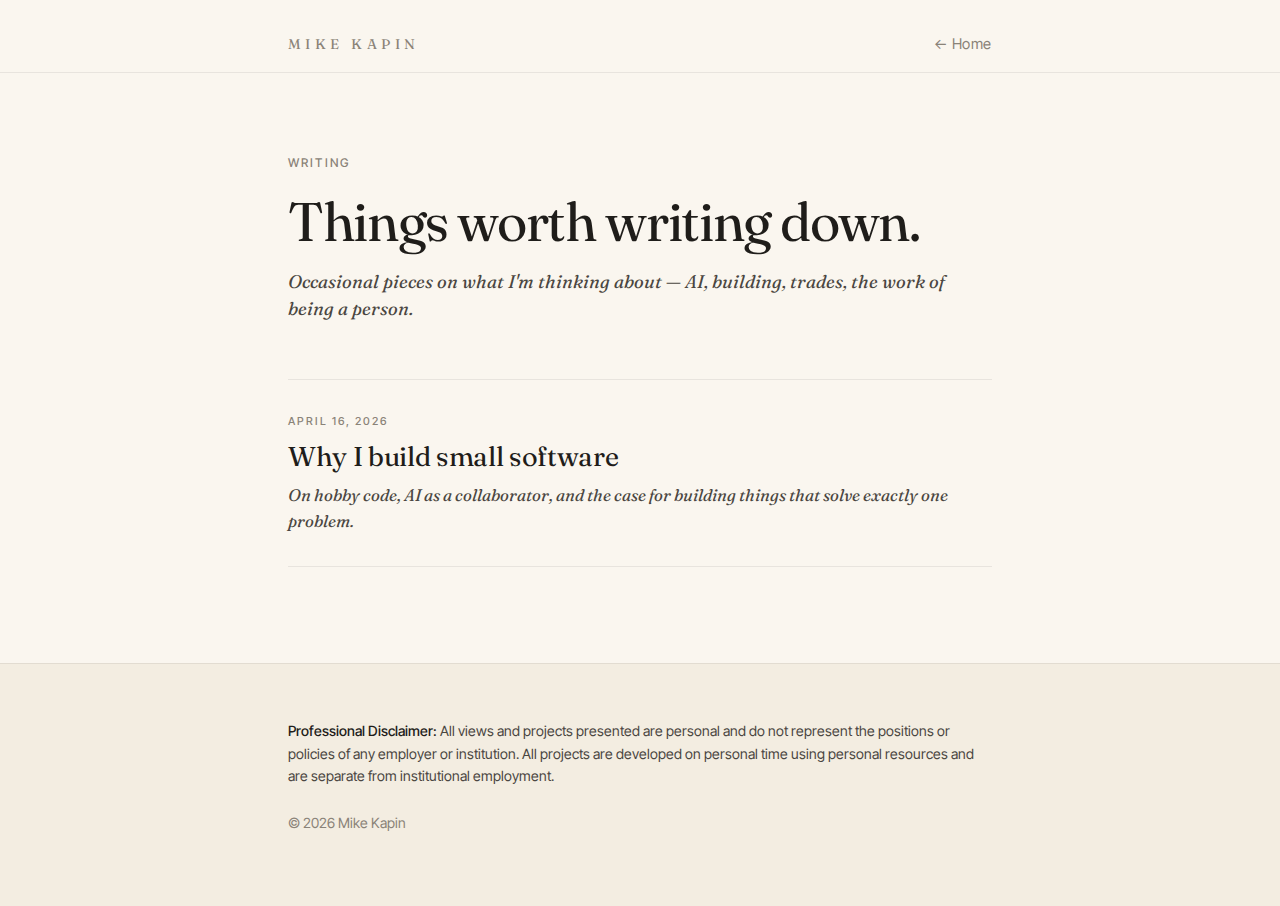
<file: writing/index.html>
<!doctype html>
<html lang="en">
<head>
<meta charset="utf-8" />
<meta name="viewport" content="width=device-width,initial-scale=1,viewport-fit=cover" />
<title>Writing &mdash; Mike Kapin</title>
<meta name="description" content="Occasional pieces by Mike Kapin on AI, building, trades, and the work of being a person." />
<meta name="theme-color" content="#faf6ef" />
<meta property="og:title" content="Writing &mdash; Mike Kapin" />
<meta property="og:description" content="Occasional pieces on AI, building, trades, and the work of being a person." />
<meta property="og:type" content="website" />
<meta property="og:url" content="https://mikekapin.com/writing/" />
<link rel="canonical" href="https://mikekapin.com/writing/" />
<link rel="icon" href="data:image/svg+xml,%3Csvg xmlns='http://www.w3.org/2000/svg' viewBox='0 0 64 64'%3E%3Crect width='64' height='64' rx='12' fill='%23faf6ef'/%3E%3Ctext x='32' y='44' text-anchor='middle' font-family='Georgia,serif' font-size='36' font-style='italic' fill='%232e4a3c'%3Emk%3C/text%3E%3C/svg%3E" />
<link rel="preconnect" href="https://fonts.googleapis.com" />
<link rel="preconnect" href="https://fonts.gstatic.com" crossorigin />
<link href="https://fonts.googleapis.com/css2?family=Fraunces:ital,opsz,wght@0,9..144,400;0,9..144,500;0,9..144,600;1,9..144,400&family=Inter+Tight:wght@400;500;600&display=swap" rel="stylesheet" />
<style>
  :root {
    --bg: #faf6ef;
    --surface: #f3ede1;
    --ink: #1f1d1a;
    --ink-soft: #4a4641;
    --ink-muted: #8a8378;
    --accent: #2e4a3c;
    --accent-soft: #3e6250;
    --rule: rgba(31, 29, 26, 0.08);
    --rule-strong: rgba(31, 29, 26, 0.16);
    --serif: "Fraunces", Georgia, "Times New Roman", serif;
    --sans: "Inter Tight", -apple-system, BlinkMacSystemFont, "Segoe UI", Helvetica, Arial, sans-serif;
  }
  *, *::before, *::after { box-sizing: border-box; }
  html { scroll-behavior: smooth; }
  body {
    margin: 0;
    background: var(--bg);
    color: var(--ink);
    font-family: var(--sans);
    font-size: 17px;
    line-height: 1.65;
    -webkit-font-smoothing: antialiased;
    text-rendering: optimizeLegibility;
  }
  ::selection { background: var(--accent); color: var(--bg); }
  a { color: var(--accent); text-decoration: none; border-bottom: 1px solid rgba(46, 74, 60, 0.28); transition: border-color .18s ease, color .18s ease; }
  a:hover { border-bottom-color: var(--accent); color: var(--accent-soft); }

  .container { max-width: 760px; margin: 0 auto; padding: 0 28px; }

  h1, h2, h3 { font-family: var(--serif); font-weight: 400; color: var(--ink); letter-spacing: -0.015em; margin: 0; }

  .section-label {
    font-family: var(--sans);
    font-size: 12px;
    letter-spacing: 0.18em;
    text-transform: uppercase;
    color: var(--ink-muted);
    margin: 0 0 1.25rem;
    font-weight: 500;
  }

  /* Top bar */
  .topbar {
    padding: 2rem 0 1rem;
    border-bottom: 1px solid var(--rule);
  }
  .topbar-inner {
    display: flex;
    align-items: baseline;
    justify-content: space-between;
    gap: 1rem;
  }
  .site-mark {
    font-family: var(--serif);
    font-size: 14px;
    letter-spacing: 0.32em;
    text-transform: uppercase;
    color: var(--ink-muted);
    border-bottom: none;
  }
  .site-mark:hover { color: var(--accent); border-bottom: none; }
  .topbar-nav {
    font-family: var(--sans);
    font-size: 0.92rem;
    color: var(--ink-muted);
    border-bottom: none;
    letter-spacing: 0.04em;
  }
  .topbar-nav:hover { color: var(--accent); border-bottom: none; }

  /* Page intro */
  .page-head {
    padding: 5rem 0 3.5rem;
  }
  .page-head h1 {
    font-size: clamp(2.4rem, 5vw, 3.4rem);
    line-height: 1.08;
    letter-spacing: -0.025em;
    margin: 0 0 1rem;
  }
  .page-head .lede {
    font-family: var(--serif);
    font-style: italic;
    color: var(--ink-soft);
    font-size: 1.15rem;
    margin: 0;
    max-width: 56ch;
    line-height: 1.5;
  }

  /* Post list */
  .posts {
    padding: 0 0 6rem;
  }
  .post-list {
    list-style: none;
    padding: 0;
    margin: 0;
  }
  .post-item {
    border-top: 1px solid var(--rule);
    padding: 2rem 0;
  }
  .post-item:last-child { border-bottom: 1px solid var(--rule); }
  .post-link {
    display: block;
    border-bottom: none;
    color: inherit;
  }
  .post-link:hover { border-bottom: none; }
  .post-link:hover .post-title { color: var(--accent); }
  .post-date {
    font-family: var(--sans);
    font-size: 11px;
    letter-spacing: 0.18em;
    text-transform: uppercase;
    color: var(--ink-muted);
    margin: 0 0 0.6rem;
    font-weight: 500;
  }
  .post-title {
    font-family: var(--serif);
    font-size: 1.7rem;
    line-height: 1.2;
    margin: 0 0 0.6rem;
    color: var(--ink);
    letter-spacing: -0.012em;
    transition: color .18s ease;
  }
  .post-standfirst {
    font-family: var(--serif);
    font-style: italic;
    color: var(--ink-soft);
    margin: 0;
    font-size: 1.05rem;
    line-height: 1.55;
    max-width: 60ch;
  }

  /* Footer */
  footer {
    padding: 3.5rem 0 4.5rem;
    background: var(--surface);
    border-top: 1px solid var(--rule);
    color: var(--ink-muted);
    font-size: 0.88rem;
    line-height: 1.6;
  }
  .disclaimer {
    max-width: 760px;
    margin: 0 0 1.5rem;
    color: var(--ink-soft);
  }
  .disclaimer strong { color: var(--ink); font-weight: 500; }
  .copyright { margin: 0; }

  @media (max-width: 560px) {
    .page-head { padding: 3.5rem 0 2.5rem; }
    .posts { padding: 0 0 4rem; }
  }
</style>
</head>
<body>

  <div class="topbar">
    <div class="container topbar-inner">
      <a class="site-mark" href="/">Mike Kapin</a>
      <a class="topbar-nav" href="/">&larr; Home</a>
    </div>
  </div>

  <section class="page-head">
    <div class="container">
      <p class="section-label">Writing</p>
      <h1>Things worth writing down.</h1>
      <p class="lede">Occasional pieces on what I'm thinking about &mdash; AI, building, trades, the work of being a person.</p>
    </div>
  </section>

  <section class="posts">
    <div class="container">
      <ul class="post-list">
        <li class="post-item">
          <a class="post-link" href="/writing/why-i-build-small-software/">
            <p class="post-date">April 16, 2026</p>
            <h2 class="post-title">Why I build small software</h2>
            <p class="post-standfirst">On hobby code, AI as a collaborator, and the case for building things that solve exactly one problem.</p>
          </a>
        </li>
      </ul>
    </div>
  </section>

  <footer>
    <div class="container">
      <p class="disclaimer"><strong>Professional Disclaimer:</strong> All views and projects presented are personal and do not represent the positions or policies of any employer or institution. All projects are developed on personal time using personal resources and are separate from institutional employment.</p>
      <p class="copyright">&copy; 2026 Mike Kapin</p>
    </div>
  </footer>

</body>
</html>
</file>
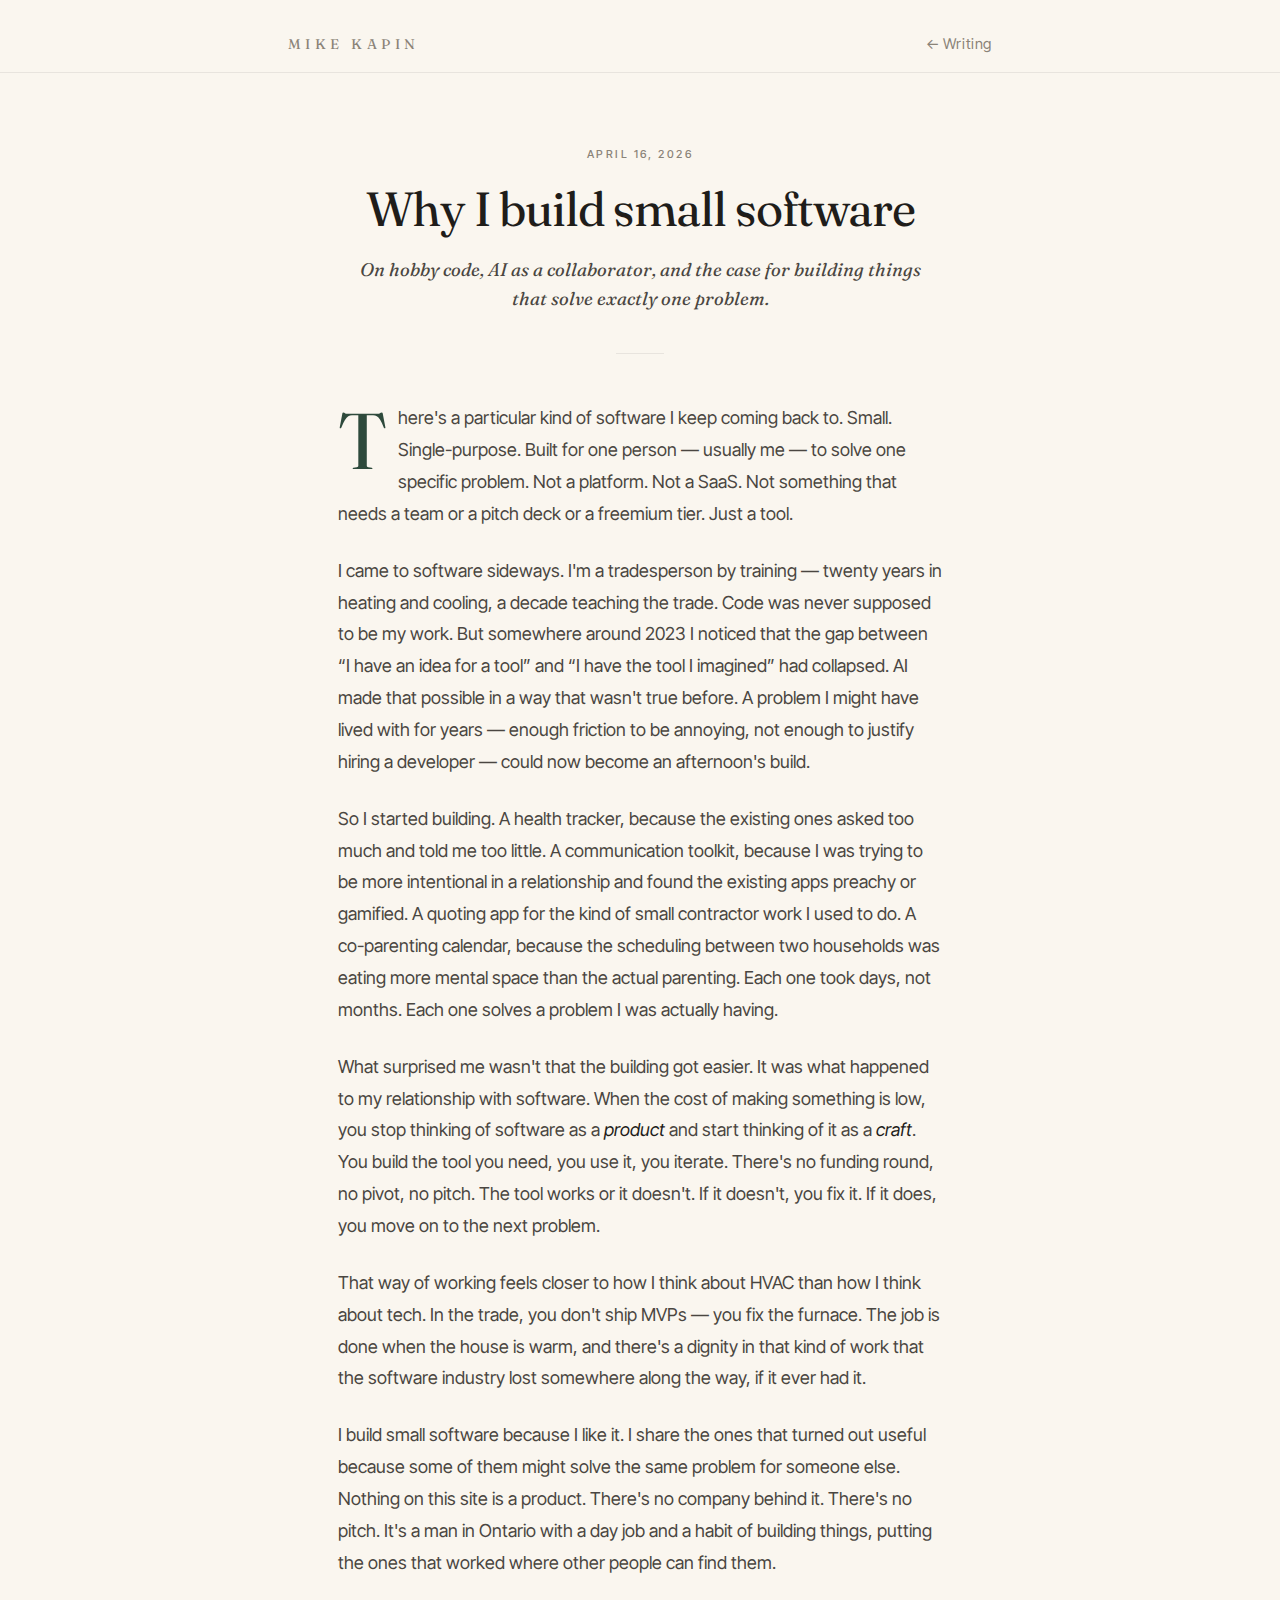
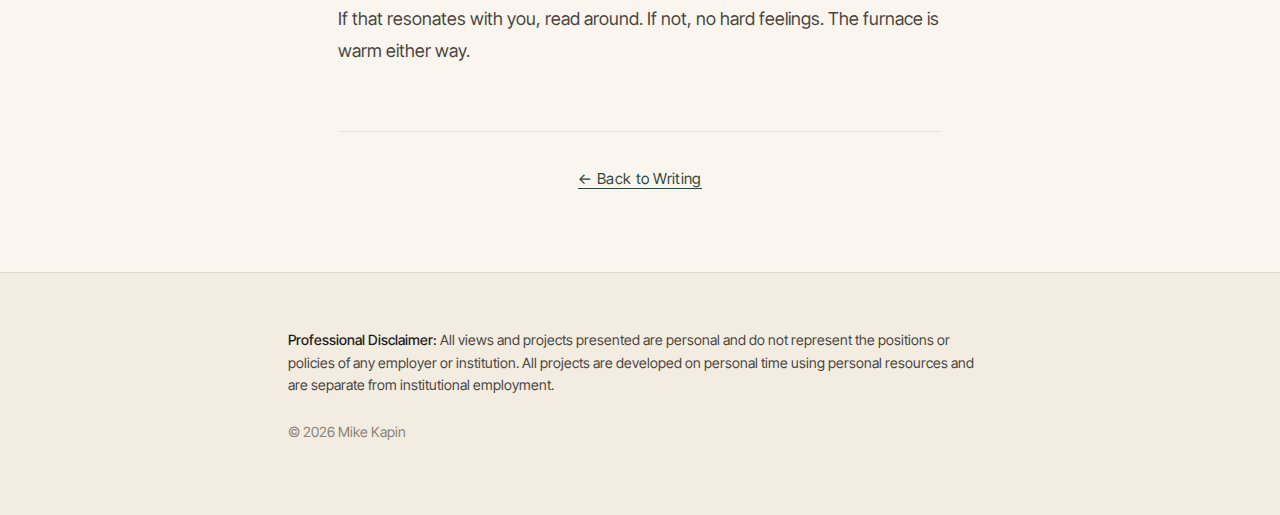
<file: writing/why-i-build-small-software/index.html>
<!doctype html>
<html lang="en">
<head>
<meta charset="utf-8" />
<meta name="viewport" content="width=device-width,initial-scale=1,viewport-fit=cover" />
<title>Why I build small software &mdash; Mike Kapin</title>
<meta name="description" content="On hobby code, AI as a collaborator, and the case for building things that solve exactly one problem." />
<meta name="theme-color" content="#faf6ef" />
<meta property="og:title" content="Why I build small software" />
<meta property="og:description" content="On hobby code, AI as a collaborator, and the case for building things that solve exactly one problem." />
<meta property="og:type" content="article" />
<meta property="og:url" content="https://mikekapin.com/writing/why-i-build-small-software/" />
<meta property="article:published_time" content="2026-04-16" />
<meta property="article:author" content="Mike Kapin" />
<link rel="canonical" href="https://mikekapin.com/writing/why-i-build-small-software/" />
<link rel="icon" href="data:image/svg+xml,%3Csvg xmlns='http://www.w3.org/2000/svg' viewBox='0 0 64 64'%3E%3Crect width='64' height='64' rx='12' fill='%23faf6ef'/%3E%3Ctext x='32' y='44' text-anchor='middle' font-family='Georgia,serif' font-size='36' font-style='italic' fill='%232e4a3c'%3Emk%3C/text%3E%3C/svg%3E" />
<link rel="preconnect" href="https://fonts.googleapis.com" />
<link rel="preconnect" href="https://fonts.gstatic.com" crossorigin />
<link href="https://fonts.googleapis.com/css2?family=Fraunces:ital,opsz,wght@0,9..144,400;0,9..144,500;0,9..144,600;1,9..144,400&family=Inter+Tight:wght@400;500;600&display=swap" rel="stylesheet" />
<style>
  :root {
    --bg: #faf6ef;
    --surface: #f3ede1;
    --ink: #1f1d1a;
    --ink-soft: #4a4641;
    --ink-muted: #8a8378;
    --accent: #2e4a3c;
    --accent-soft: #3e6250;
    --rule: rgba(31, 29, 26, 0.08);
    --serif: "Fraunces", Georgia, "Times New Roman", serif;
    --sans: "Inter Tight", -apple-system, BlinkMacSystemFont, "Segoe UI", Helvetica, Arial, sans-serif;
  }
  *, *::before, *::after { box-sizing: border-box; }
  html { scroll-behavior: smooth; }
  body {
    margin: 0;
    background: var(--bg);
    color: var(--ink);
    font-family: var(--sans);
    font-size: 17px;
    line-height: 1.65;
    -webkit-font-smoothing: antialiased;
    text-rendering: optimizeLegibility;
  }
  ::selection { background: var(--accent); color: var(--bg); }
  a { color: var(--accent); text-decoration: none; border-bottom: 1px solid rgba(46, 74, 60, 0.28); transition: border-color .18s ease, color .18s ease; }
  a:hover { border-bottom-color: var(--accent); color: var(--accent-soft); }

  .reading { max-width: 660px; margin: 0 auto; padding: 0 28px; }
  .container { max-width: 760px; margin: 0 auto; padding: 0 28px; }

  h1, h2, h3 { font-family: var(--serif); font-weight: 400; color: var(--ink); letter-spacing: -0.015em; margin: 0; }

  /* Top bar */
  .topbar {
    padding: 2rem 0 1rem;
    border-bottom: 1px solid var(--rule);
  }
  .topbar-inner {
    display: flex;
    align-items: baseline;
    justify-content: space-between;
    gap: 1rem;
  }
  .site-mark {
    font-family: var(--serif);
    font-size: 14px;
    letter-spacing: 0.32em;
    text-transform: uppercase;
    color: var(--ink-muted);
    border-bottom: none;
  }
  .site-mark:hover { color: var(--accent); border-bottom: none; }
  .back-link {
    font-family: var(--sans);
    font-size: 0.92rem;
    color: var(--ink-muted);
    border-bottom: none;
    letter-spacing: 0.04em;
  }
  .back-link:hover { color: var(--accent); border-bottom: none; }

  /* Article */
  article { padding: 4.5rem 0 5rem; }

  .post-meta {
    text-align: center;
    margin: 0 0 2rem;
  }
  .post-kicker {
    font-family: var(--sans);
    font-size: 11px;
    letter-spacing: 0.22em;
    text-transform: uppercase;
    color: var(--ink-muted);
    margin: 0 0 1.25rem;
    font-weight: 500;
  }
  .post-h1 {
    font-size: clamp(2.2rem, 4.6vw, 3rem);
    line-height: 1.1;
    letter-spacing: -0.025em;
    margin: 0 auto 1.25rem;
    max-width: 18ch;
    text-align: center;
  }
  .post-standfirst {
    font-family: var(--serif);
    font-style: italic;
    color: var(--ink-soft);
    font-size: 1.15rem;
    line-height: 1.55;
    margin: 0 auto 2.5rem;
    max-width: 48ch;
    text-align: center;
  }
  .post-rule {
    border: 0;
    border-top: 1px solid var(--rule);
    width: 3rem;
    margin: 0 auto 3rem;
  }

  .prose p {
    font-size: 1.12rem;
    line-height: 1.78;
    color: var(--ink-soft);
    margin: 0 0 1.55rem;
  }
  .prose p:last-child { margin-bottom: 0; }
  .prose em { font-style: italic; color: var(--ink); }
  .prose p:first-of-type::first-letter {
    font-family: var(--serif);
    font-size: 4.4em;
    line-height: 0.82;
    float: left;
    padding: 0.08em 0.14em 0 0;
    color: var(--accent);
    font-weight: 400;
  }

  .post-bottom {
    margin-top: 4rem;
    padding-top: 2rem;
    border-top: 1px solid var(--rule);
    text-align: center;
  }
  .post-bottom a {
    font-family: var(--sans);
    font-size: 0.95rem;
    color: var(--accent);
    border-bottom: 1px solid var(--accent);
    letter-spacing: 0.02em;
  }

  /* Footer */
  footer {
    padding: 3.5rem 0 4.5rem;
    background: var(--surface);
    border-top: 1px solid var(--rule);
    color: var(--ink-muted);
    font-size: 0.88rem;
    line-height: 1.6;
  }
  .disclaimer {
    max-width: 760px;
    margin: 0 0 1.5rem;
    color: var(--ink-soft);
  }
  .disclaimer strong { color: var(--ink); font-weight: 500; }
  .copyright { margin: 0; }

  @media (max-width: 560px) {
    article { padding: 3rem 0 3.5rem; }
    .prose p:first-of-type::first-letter {
      font-size: 3.8em;
      padding: 0.06em 0.12em 0 0;
    }
    .prose p { font-size: 1.05rem; line-height: 1.72; }
  }
</style>
</head>
<body>

  <div class="topbar">
    <div class="container topbar-inner">
      <a class="site-mark" href="/">Mike Kapin</a>
      <a class="back-link" href="/writing/">&larr; Writing</a>
    </div>
  </div>

  <article>
    <div class="reading">
      <header class="post-meta">
        <p class="post-kicker">April 16, 2026</p>
        <h1 class="post-h1">Why I build small software</h1>
        <p class="post-standfirst">On hobby code, AI as a collaborator, and the case for building things that solve exactly one problem.</p>
        <hr class="post-rule" />
      </header>

      <div class="prose">
        <p>There's a particular kind of software I keep coming back to. Small. Single-purpose. Built for one person &mdash; usually me &mdash; to solve one specific problem. Not a platform. Not a SaaS. Not something that needs a team or a pitch deck or a freemium tier. Just a tool.</p>

        <p>I came to software sideways. I'm a tradesperson by training &mdash; twenty years in heating and cooling, a decade teaching the trade. Code was never supposed to be my work. But somewhere around 2023 I noticed that the gap between &ldquo;I have an idea for a tool&rdquo; and &ldquo;I have the tool I imagined&rdquo; had collapsed. AI made that possible in a way that wasn't true before. A problem I might have lived with for years &mdash; enough friction to be annoying, not enough to justify hiring a developer &mdash; could now become an afternoon's build.</p>

        <p>So I started building. A health tracker, because the existing ones asked too much and told me too little. A communication toolkit, because I was trying to be more intentional in a relationship and found the existing apps preachy or gamified. A quoting app for the kind of small contractor work I used to do. A co-parenting calendar, because the scheduling between two households was eating more mental space than the actual parenting. Each one took days, not months. Each one solves a problem I was actually having.</p>

        <p>What surprised me wasn't that the building got easier. It was what happened to my relationship with software. When the cost of making something is low, you stop thinking of software as a <em>product</em> and start thinking of it as a <em>craft</em>. You build the tool you need, you use it, you iterate. There's no funding round, no pivot, no pitch. The tool works or it doesn't. If it doesn't, you fix it. If it does, you move on to the next problem.</p>

        <p>That way of working feels closer to how I think about HVAC than how I think about tech. In the trade, you don't ship MVPs &mdash; you fix the furnace. The job is done when the house is warm, and there's a dignity in that kind of work that the software industry lost somewhere along the way, if it ever had it.</p>

        <p>I build small software because I like it. I share the ones that turned out useful because some of them might solve the same problem for someone else. Nothing on this site is a product. There's no company behind it. There's no pitch. It's a man in Ontario with a day job and a habit of building things, putting the ones that worked where other people can find them.</p>

        <p>If that resonates with you, read around. If not, no hard feelings. The furnace is warm either way.</p>
      </div>

      <div class="post-bottom">
        <a href="/writing/">&larr; Back to Writing</a>
      </div>
    </div>
  </article>

  <footer>
    <div class="container">
      <p class="disclaimer"><strong>Professional Disclaimer:</strong> All views and projects presented are personal and do not represent the positions or policies of any employer or institution. All projects are developed on personal time using personal resources and are separate from institutional employment.</p>
      <p class="copyright">&copy; 2026 Mike Kapin</p>
    </div>
  </footer>

</body>
</html>
</file>
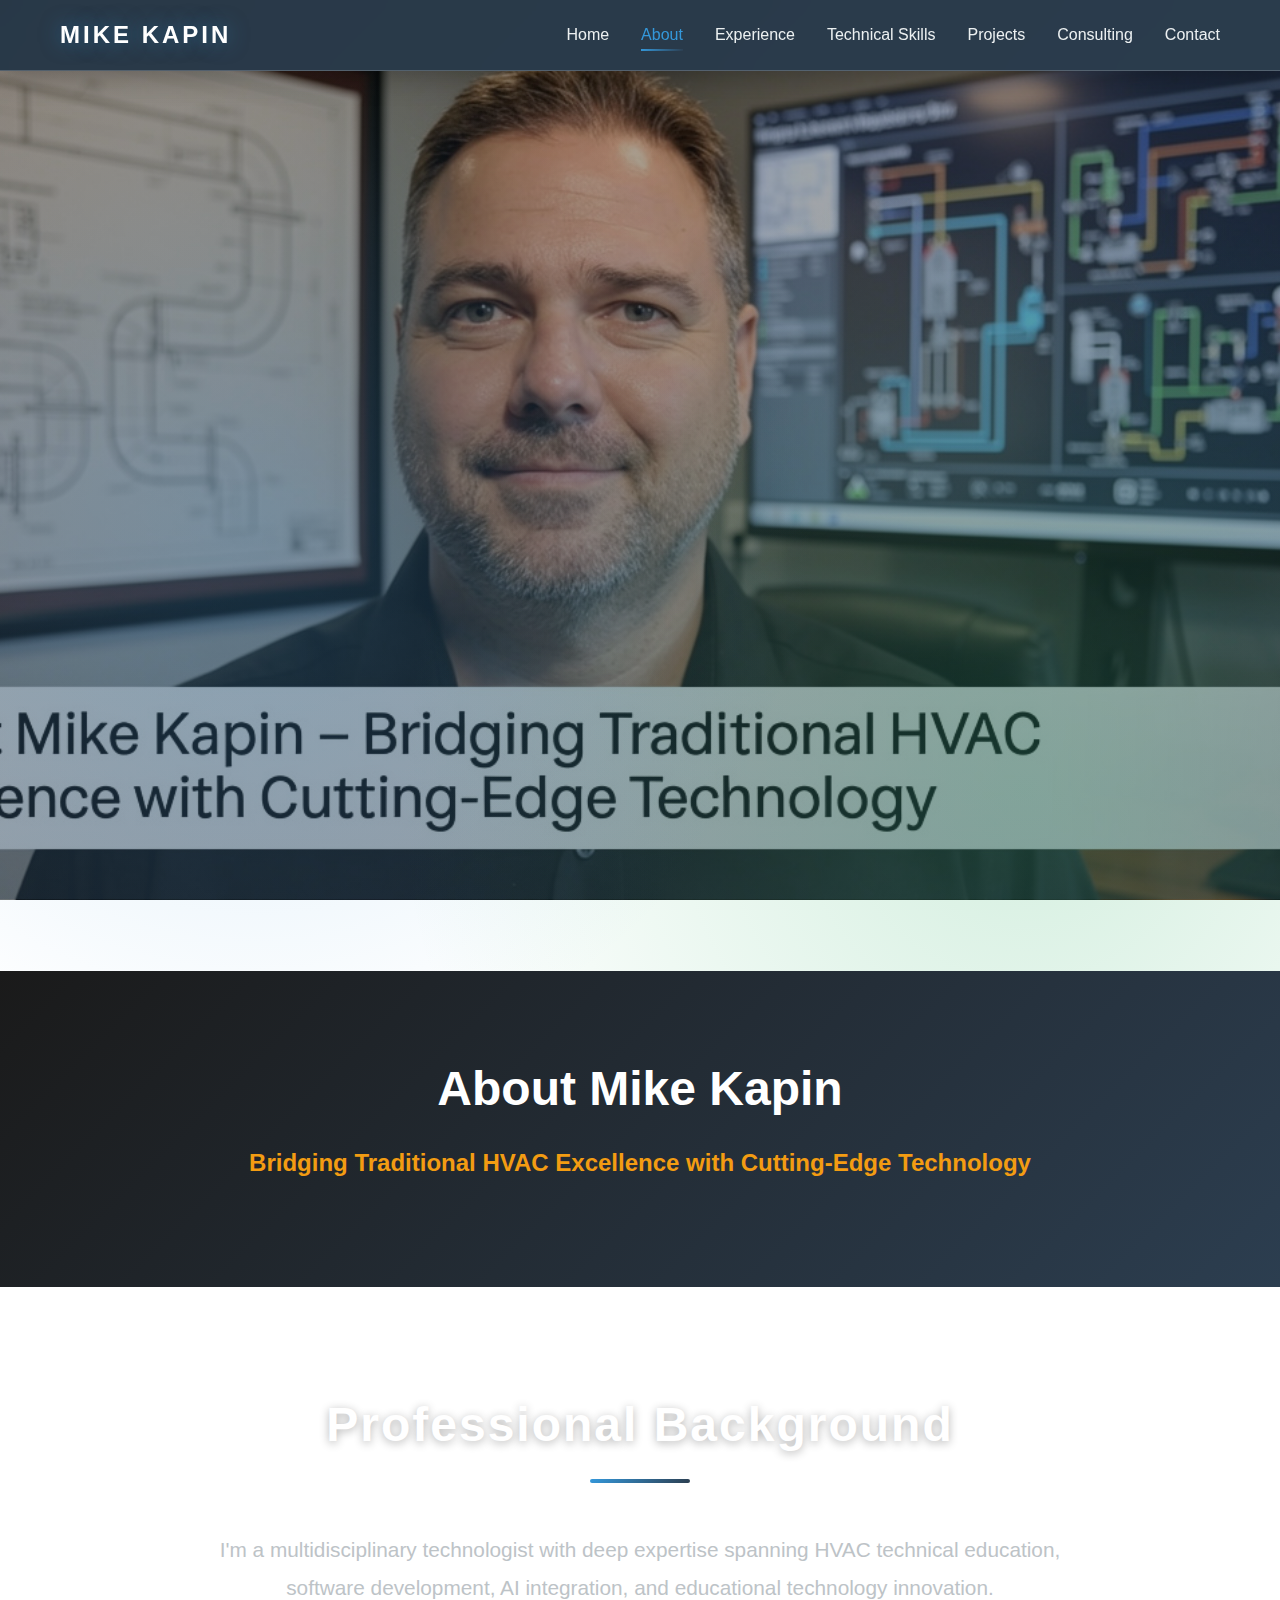
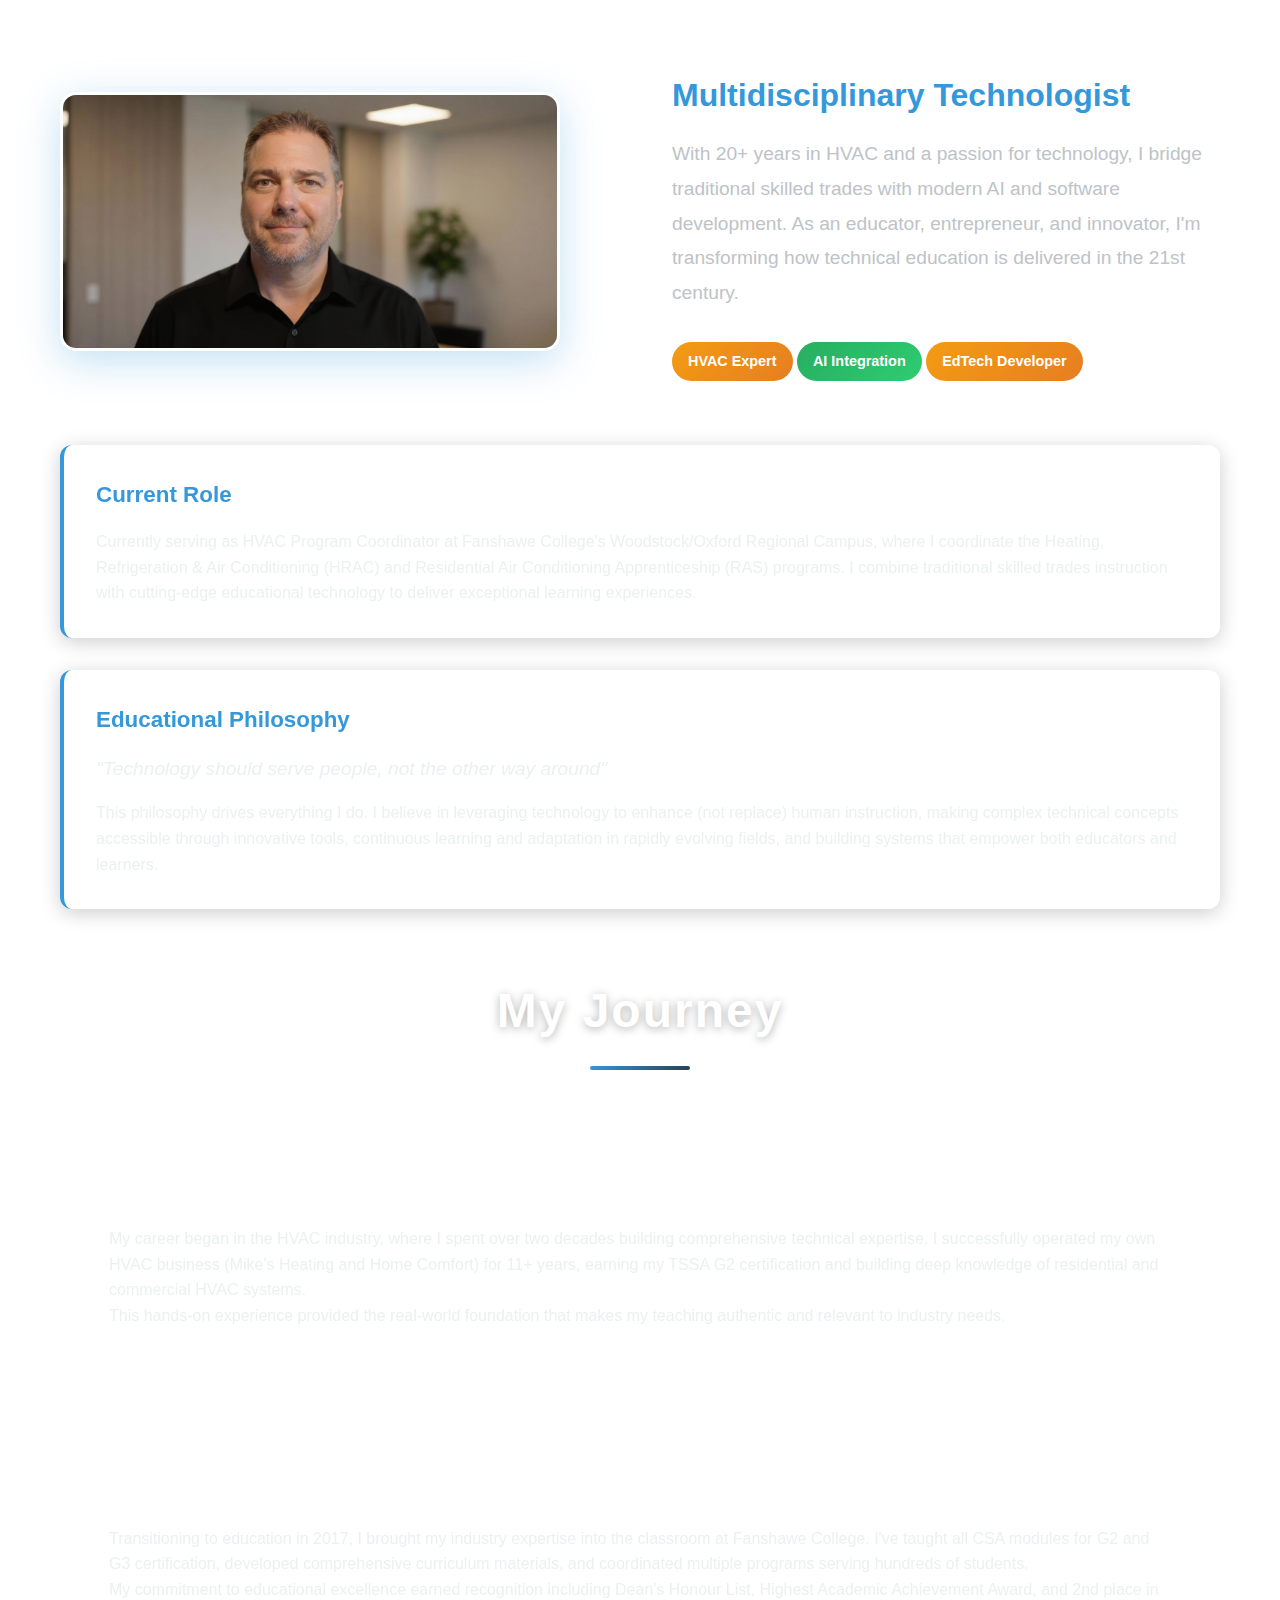
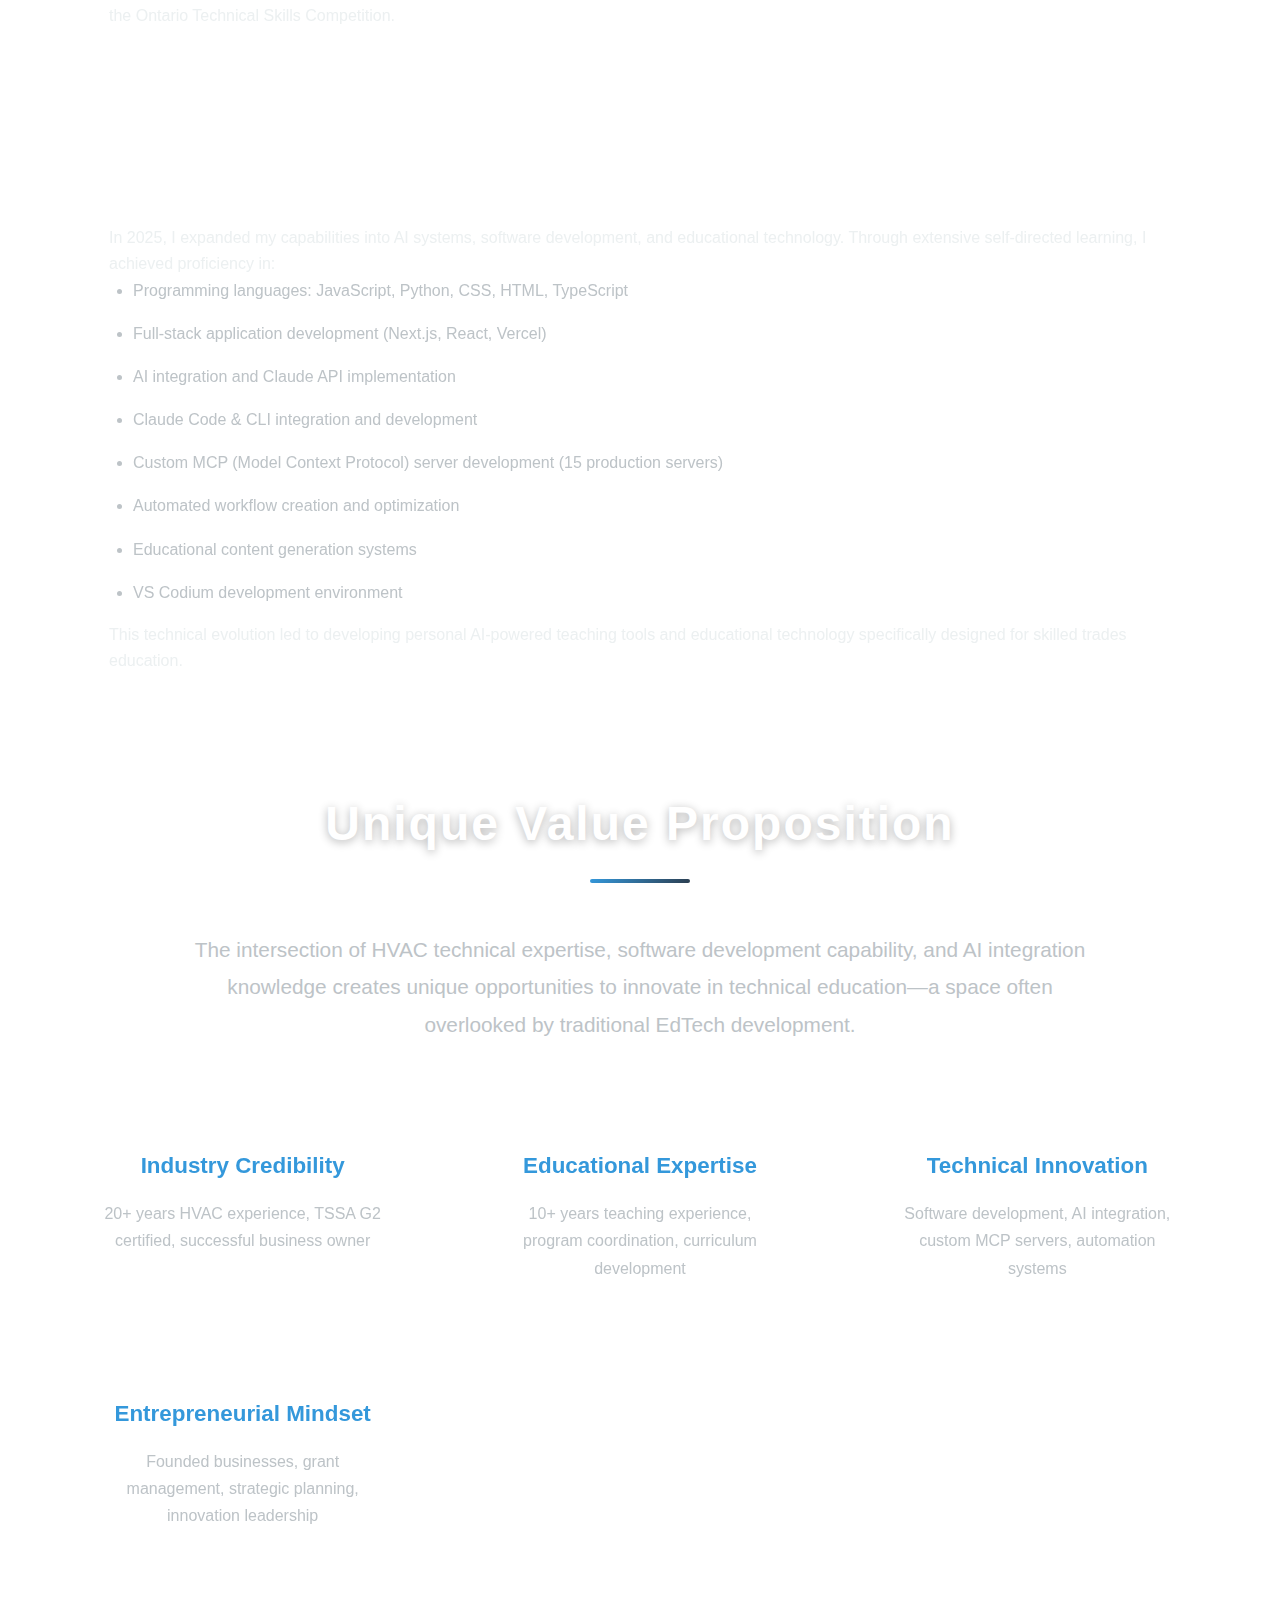
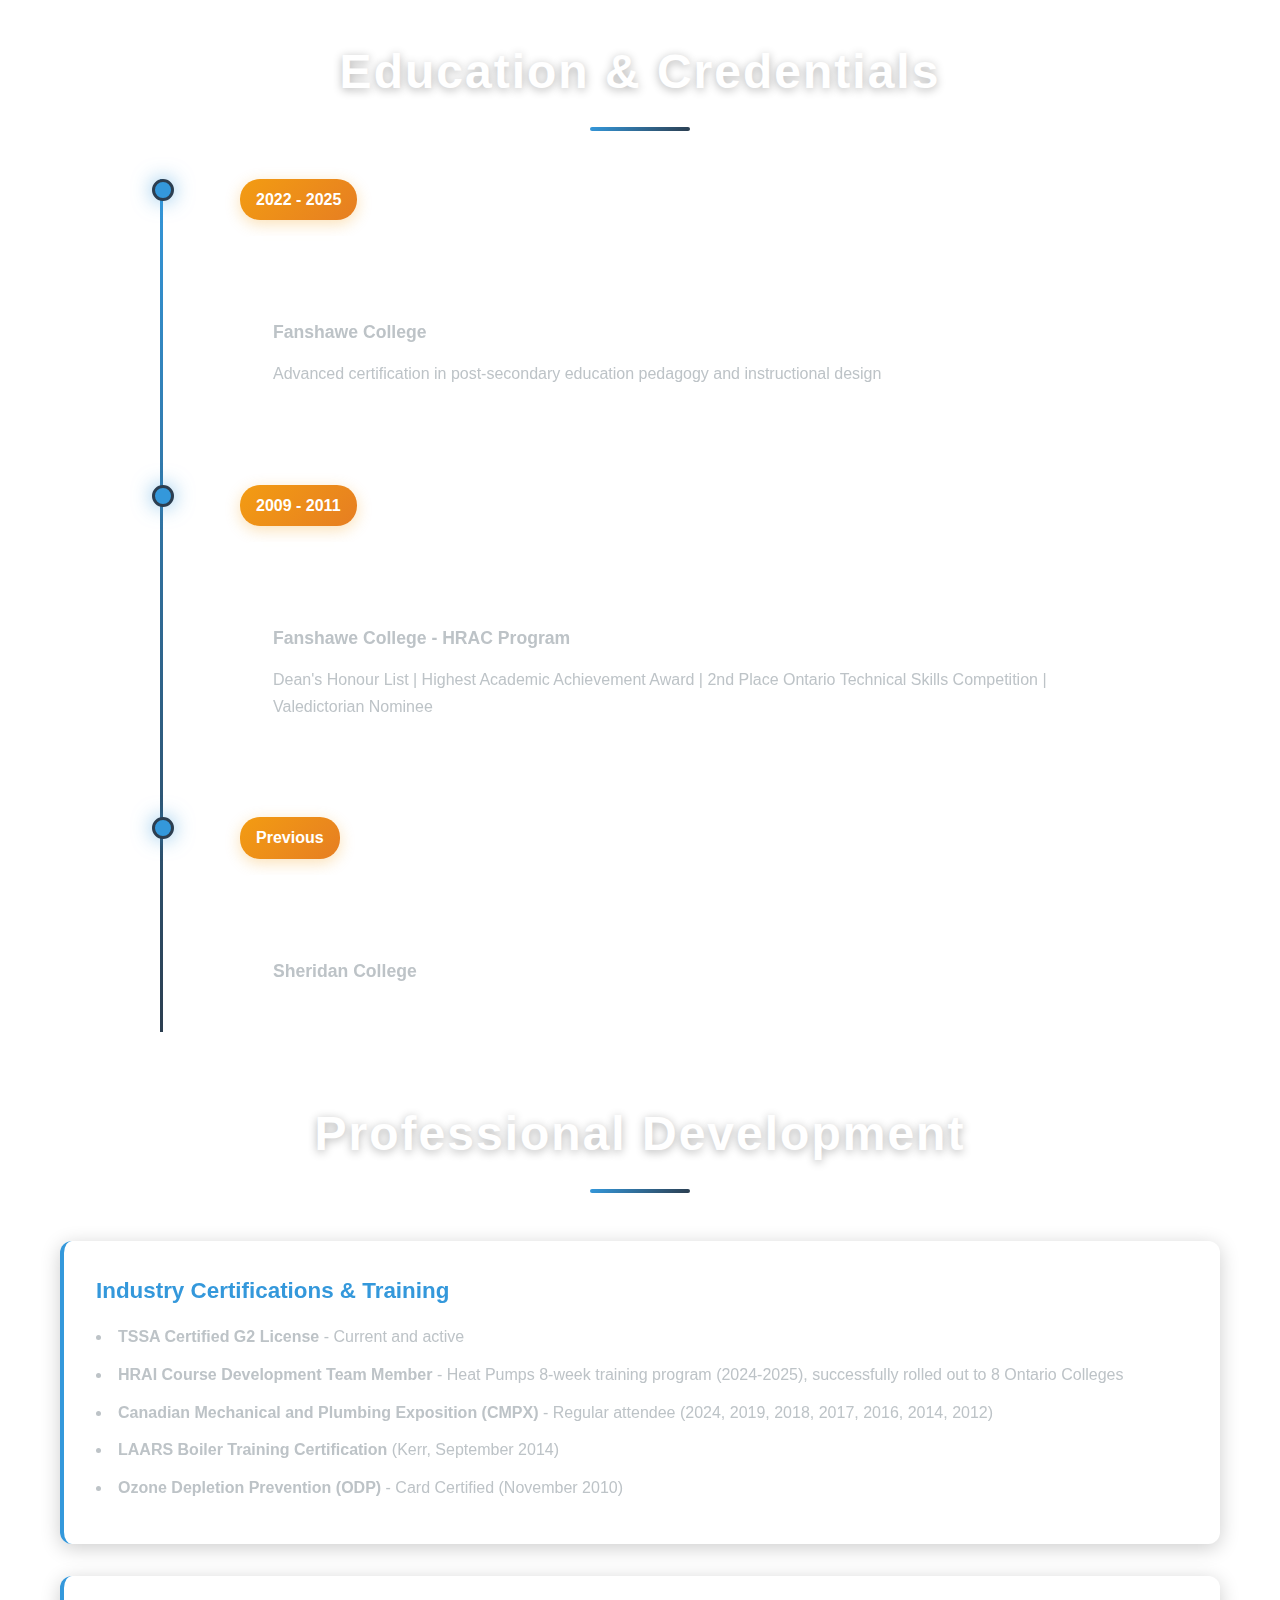
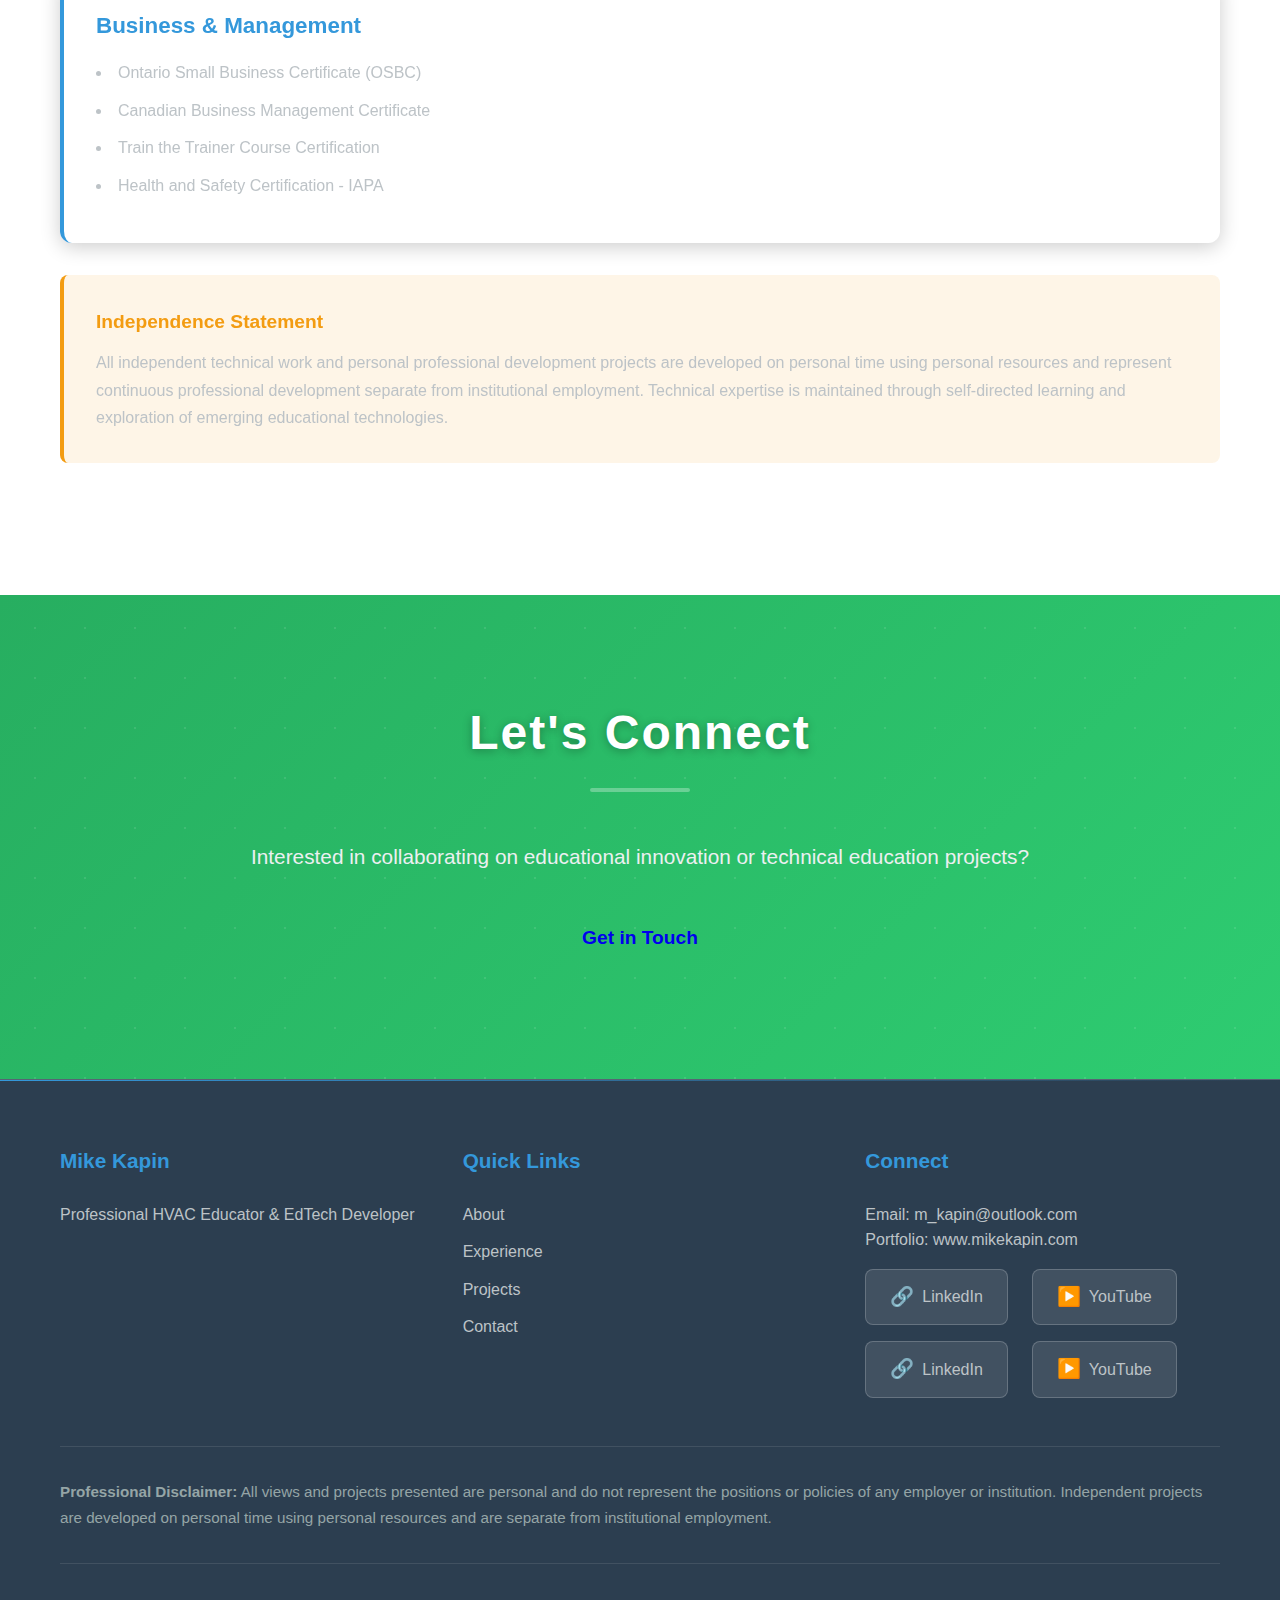
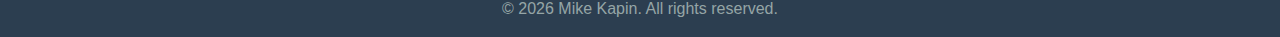
<file: about.html>
<!DOCTYPE html>
<html lang="en">
<head>
    <meta charset="UTF-8">
    <meta name="viewport" content="width=device-width, initial-scale=1.0">
    <title>About | Mike Kapin</title>
    <link rel="stylesheet" href="styles.css">
</head>
<body class="page-about">
    <nav class="navbar">
        <div class="nav-container">
            <div class="logo">MIKE KAPIN</div>
            <ul class="nav-menu">
                <li><a href="index.html">Home</a></li>
                <li><a href="about.html" class="active">About</a></li>
                <li><a href="experience.html">Experience</a></li>
                <li><a href="technical.html">Technical Skills</a></li>
                <li><a href="projects.html">Projects</a></li>
                <li><a href="consulting.html">Consulting</a></li>
                <li><a href="contact.html">Contact</a></li>
            </ul>
        </div>
    </nav>

    <header class="hero">
    </header>

    <section class="hero-intro">
        <div class="container">
            <h1 style="font-size: 3rem; color: var(--text-white); margin-bottom: 1rem;">About Mike Kapin</h1>
            <p class="hero-subtitle-below">Bridging Traditional HVAC Excellence with Cutting-Edge Technology</p>
        </div>
    </section>

    <section>
        <div class="container">
            <h2>Professional Background</h2>
            
            <p class="lead">
                I'm a multidisciplinary technologist with deep expertise spanning HVAC technical education, 
                software development, AI integration, and educational technology innovation.
            </p>
            
            <div class="profile-section">
                <div>
                    <img src="images/profile/headshot.jpg" alt="Mike Kapin - Professional Photo" class="profile-image" 
                         onerror="this.style.display='none'; this.nextElementSibling.style.display='flex';">
                    <div class="profile-placeholder" style="display:none;">
                        📸 Profile Photo
                        <br><small>Add: images/profile/headshot.jpg</small>
                    </div>
                </div>
                <div>
                    <h3 style="color: var(--primary-blue); font-size: 2rem; margin-bottom: 1rem;">
                        Multidisciplinary Technologist
                    </h3>
                    <p style="font-size: 1.2rem; line-height: 1.8; color: var(--text-gray);">
                        With 20+ years in HVAC and a passion for technology, I bridge traditional 
                        skilled trades with modern AI and software development. As an educator, entrepreneur, 
                        and innovator, I'm transforming how technical education is delivered in the 21st century.
                    </p>
                    <div style="margin-top: 2rem;">
                        <span class="badge">HVAC Expert</span>
                        <span class="badge badge-success">AI Integration</span>
                        <span class="badge">EdTech Developer</span>
                    </div>
                </div>
            </div>

            
            <div class="info-box">
                <h3>Current Role</h3>
                <p>
                    Currently serving as HVAC Program Coordinator at Fanshawe College's Woodstock/Oxford Regional Campus, 
                    where I coordinate the Heating, Refrigeration & Air Conditioning (HRAC) and Residential Air Conditioning 
                    Apprenticeship (RAS) programs. I combine traditional skilled trades instruction with cutting-edge educational 
                    technology to deliver exceptional learning experiences.
                </p>
            </div>
            
            <div class="info-box">
                <h3>Educational Philosophy</h3>
                <p style="font-style: italic; font-size: 1.2rem; margin-bottom: 1rem;">
                    "Technology should serve people, not the other way around"
                </p>
                <p>
                    This philosophy drives everything I do. I believe in leveraging technology to enhance (not replace) 
                    human instruction, making complex technical concepts accessible through innovative tools, continuous 
                    learning and adaptation in rapidly evolving fields, and building systems that empower both educators 
                    and learners.
                </p>
            </div>
            
            <h2 style="margin-top: 4rem;">My Journey</h2>
            
            <div class="experience-card">
                <h3>HVAC Industry Foundation (20+ Years)</h3>
                <p>
                    My career began in the HVAC industry, where I spent over two decades building comprehensive technical 
                    expertise. I successfully operated my own HVAC business (Mike's Heating and Home Comfort) for 11+ years, 
                    earning my TSSA G2 certification and building deep knowledge of residential and commercial HVAC systems.
                </p>
                <p>
                    This hands-on experience provided the real-world foundation that makes my teaching authentic and relevant 
                    to industry needs.
                </p>
            </div>
            
            <div class="experience-card">
                <h3>Education & Leadership (10+ Years)</h3>
                <p>
                    Transitioning to education in 2017, I brought my industry expertise into the classroom at Fanshawe College. 
                    I've taught all CSA modules for G2 and G3 certification, developed comprehensive curriculum materials, and 
                    coordinated multiple programs serving hundreds of students.
                </p>
                <p>
                    My commitment to educational excellence earned recognition including Dean's Honour List, Highest Academic 
                    Achievement Award, and 2nd place in the Ontario Technical Skills Competition.
                </p>
            </div>
            
            <div class="experience-card">
                <h3>Technology Innovation (2025 - Present)</h3>
                <p>
                    In 2025, I expanded my capabilities into AI systems, software development, and educational technology. 
                    Through extensive self-directed learning, I achieved proficiency in:
                </p>
                <ul>
                    <li>Programming languages: JavaScript, Python, CSS, HTML, TypeScript</li>
                    <li>Full-stack application development (Next.js, React, Vercel)</li>
                    <li>AI integration and Claude API implementation</li>
                    <li>Claude Code & CLI integration and development</li>
                    <li>Custom MCP (Model Context Protocol) server development (15 production servers)</li>
                    <li>Automated workflow creation and optimization</li>
                    <li>Educational content generation systems</li>
                    <li>VS Codium development environment</li>
                </ul>
                <p>
                    This technical evolution led to developing personal AI-powered teaching tools and educational technology 
                    specifically designed for skilled trades education.
                </p>
            </div>
            
            <h2 style="margin-top: 4rem;">Unique Value Proposition</h2>
            
            <p class="lead">
                The intersection of HVAC technical expertise, software development capability, and AI integration knowledge 
                creates unique opportunities to innovate in technical education—a space often overlooked by traditional 
                EdTech development.
            </p>
            
            <div class="competencies-grid">
                <div class="competency-card">
                    <h3>Industry Credibility</h3>
                    <p>20+ years HVAC experience, TSSA G2 certified, successful business owner</p>
                </div>
                
                <div class="competency-card">
                    <h3>Educational Expertise</h3>
                    <p>10+ years teaching experience, program coordination, curriculum development</p>
                </div>
                
                <div class="competency-card">
                    <h3>Technical Innovation</h3>
                    <p>Software development, AI integration, custom MCP servers, automation systems</p>
                </div>
                
                <div class="competency-card">
                    <h3>Entrepreneurial Mindset</h3>
                    <p>Founded businesses, grant management, strategic planning, innovation leadership</p>
                </div>
            </div>
            
            <h2 style="margin-top: 4rem;">Education & Credentials</h2>
            
            <div class="timeline">
                <div class="timeline-item">
                    <div class="timeline-date">2022 - 2025</div>
                    <div class="timeline-content">
                        <h3>College Educator Development Program (CEDP)</h3>
                        <p class="timeline-org">Fanshawe College</p>
                        <p>Advanced certification in post-secondary education pedagogy and instructional design</p>
                    </div>
                </div>
                
                <div class="timeline-item">
                    <div class="timeline-date">2009 - 2011</div>
                    <div class="timeline-content">
                        <h3>HVAC Technician & Gas Technician II</h3>
                        <p class="timeline-org">Fanshawe College - HRAC Program</p>
                        <p>Dean's Honour List | Highest Academic Achievement Award | 2nd Place Ontario Technical Skills Competition | Valedictorian Nominee</p>
                    </div>
                </div>
                
                <div class="timeline-item">
                    <div class="timeline-date">Previous</div>
                    <div class="timeline-content">
                        <h3>Electronics Engineering Technology</h3>
                        <p class="timeline-org">Sheridan College</p>
                    </div>
                </div>
            </div>
            
            <h2 style="margin-top: 4rem;">Professional Development</h2>
            
            <div class="info-box">
                <h3>Industry Certifications & Training</h3>
                <ul>
                    <li><strong>TSSA Certified G2 License</strong> - Current and active</li>
                    <li><strong>HRAI Course Development Team Member</strong> - Heat Pumps 8-week training program (2024-2025), successfully rolled out to 8 Ontario Colleges</li>
                    <li><strong>Canadian Mechanical and Plumbing Exposition (CMPX)</strong> - Regular attendee (2024, 2019, 2018, 2017, 2016, 2014, 2012)</li>
                    <li><strong>LAARS Boiler Training Certification</strong> (Kerr, September 2014)</li>
                    <li><strong>Ozone Depletion Prevention (ODP)</strong> - Card Certified (November 2010)</li>
                </ul>
            </div>
            
            <div class="info-box">
                <h3>Business & Management</h3>
                <ul>
                    <li>Ontario Small Business Certificate (OSBC)</li>
                    <li>Canadian Business Management Certificate</li>
                    <li>Train the Trainer Course Certification</li>
                    <li>Health and Safety Certification - IAPA</li>
                </ul>
            </div>
            
            <div class="disclaimer-box">
                <h4>Independence Statement</h4>
                <p>
                    All independent technical work and personal professional development projects 
                    are developed on personal time using personal resources and represent continuous professional development 
                    separate from institutional employment. Technical expertise is maintained through self-directed learning 
                    and exploration of emerging educational technologies.
                </p>
            </div>
        </div>
    </section>

    <section class="cta-section">
        <div class="container">
            <h2>Let's Connect</h2>
            <p>Interested in collaborating on educational innovation or technical education projects?</p>
            <a href="contact.html" class="btn btn-large">Get in Touch</a>
        </div>
    </section>

    <footer>
        <div class="container">
            <div class="footer-content">
                <div class="footer-section">
                    <h4>Mike Kapin</h4>
                    <p>Professional HVAC Educator & EdTech Developer</p>
                </div>
                
                <div class="footer-section">
                    <h4>Quick Links</h4>
                    <ul>
                        <li><a href="about.html">About</a></li>
                        <li><a href="experience.html">Experience</a></li>
                        <li><a href="projects.html">Projects</a></li>
                        <li><a href="contact.html">Contact</a></li>
                    </ul>
                </div>
                
                <div class="footer-section">
                    <h4>Connect</h4>
                    <p>Email: <a href="mailto:m_kapin@outlook.com">m_kapin@outlook.com</a></p>
                    <p>Portfolio: <a href="https://www.mikekapin.com">www.mikekapin.com</a></p>
                    <div class="social-links">
                        <a href="https://www.linkedin.com/in/michael-kapin-b38749370/" target="_blank" class="social-link" title="Connect on LinkedIn">
                            <span class="social-icon">🔗</span> LinkedIn
                        </a>
                        <a href="https://www.youtube.com/channel/UCWp7BGt8Bq68IuAuOfWJmJA" target="_blank" class="social-link" title="YouTube Channel">
                            <span class="social-icon">▶️</span> YouTube
                        </a>
                    </div>
                    <div class="social-links">
                        <a href="https://www.linkedin.com/in/michael-kapin-b38749370/" target="_blank" class="social-link" title="Connect on LinkedIn">
                            <span class="social-icon">🔗</span> LinkedIn
                        </a>
                        <a href="https://www.youtube.com/channel/UCWp7BGt8Bq68IuAuOfWJmJA" target="_blank" class="social-link" title="YouTube Channel">
                            <span class="social-icon">▶️</span> YouTube
                        </a>
                    </div>
                </div>
            </div>
            
            <div class="footer-disclaimer">
                <p><strong>Professional Disclaimer:</strong> All views and projects presented are personal and do not represent 
                the positions or policies of any employer or institution. Independent projects are developed on personal time using personal resources and are separate from institutional employment.</p>
            </div>
            
            <div class="footer-bottom">
                <p>&copy; 2026 Mike Kapin. All rights reserved.</p>
            </div>
        </div>
    </footer>
</body>
</html>
</file>
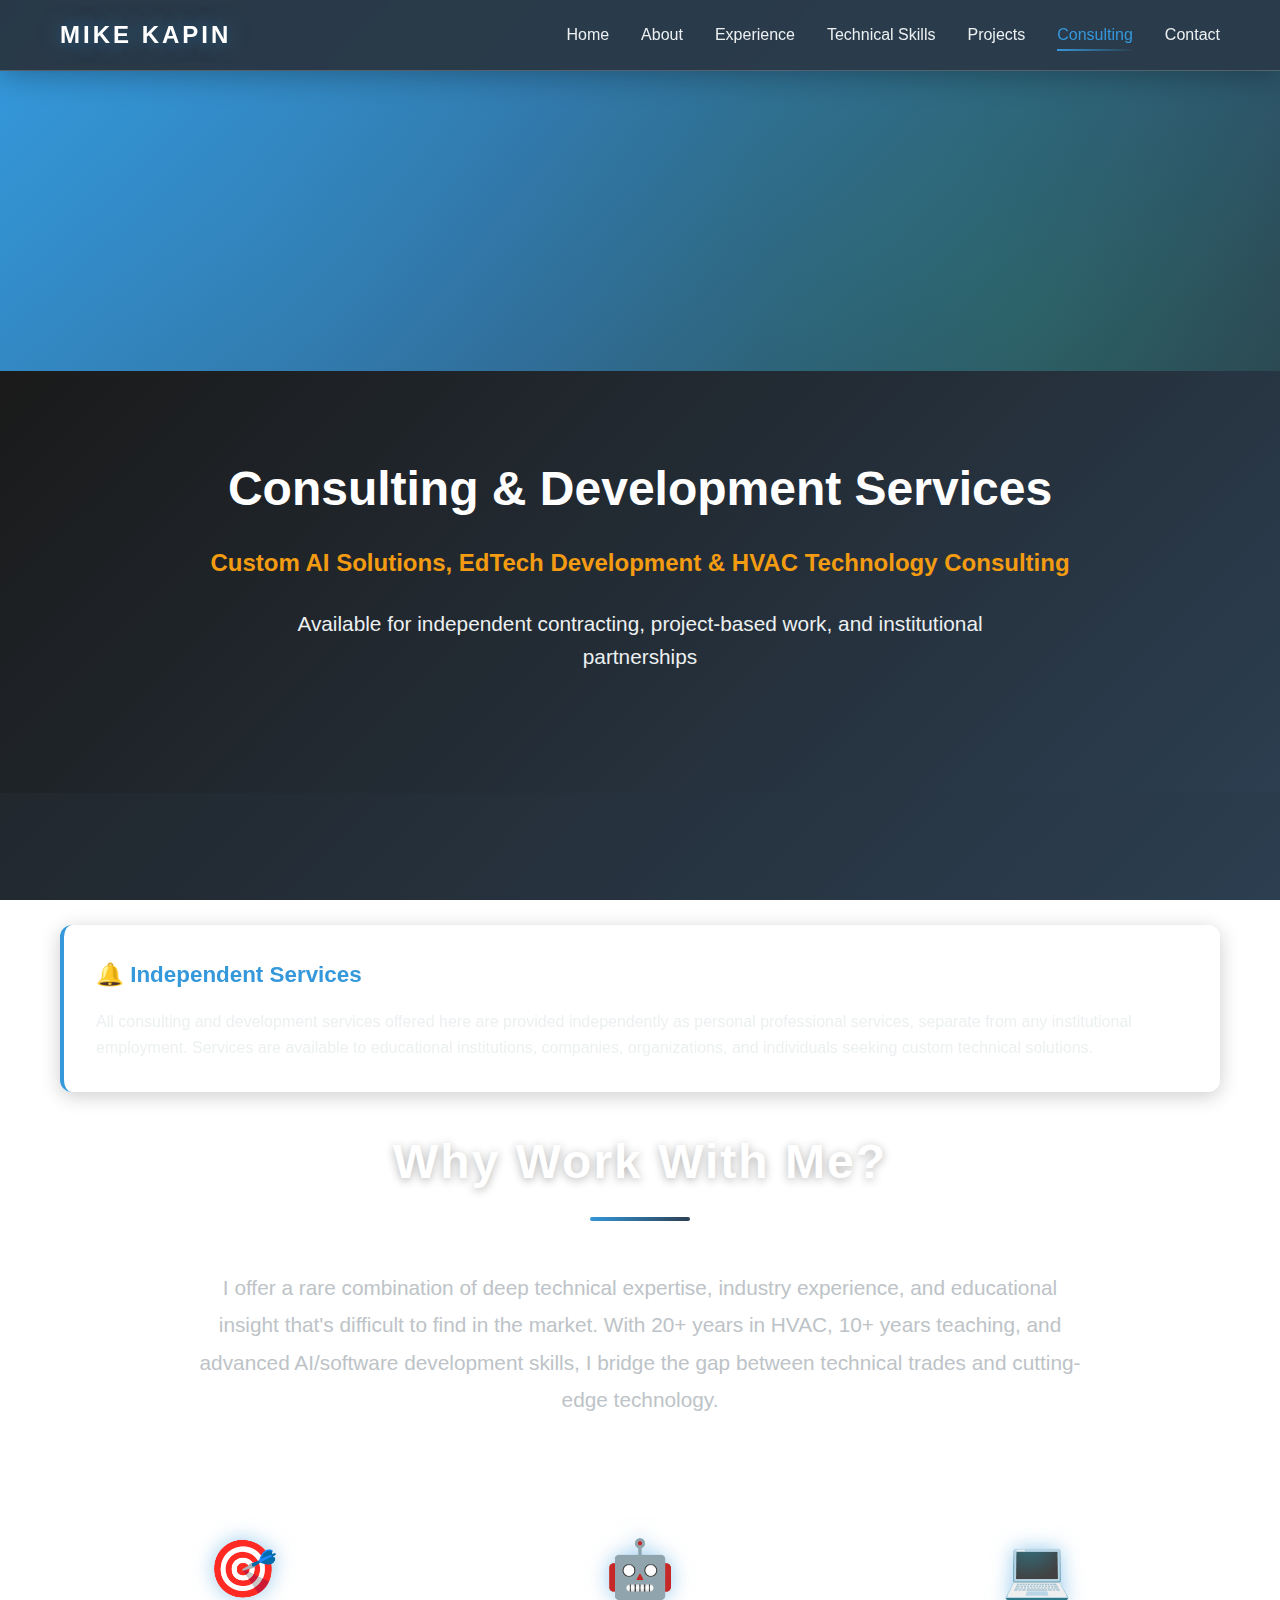
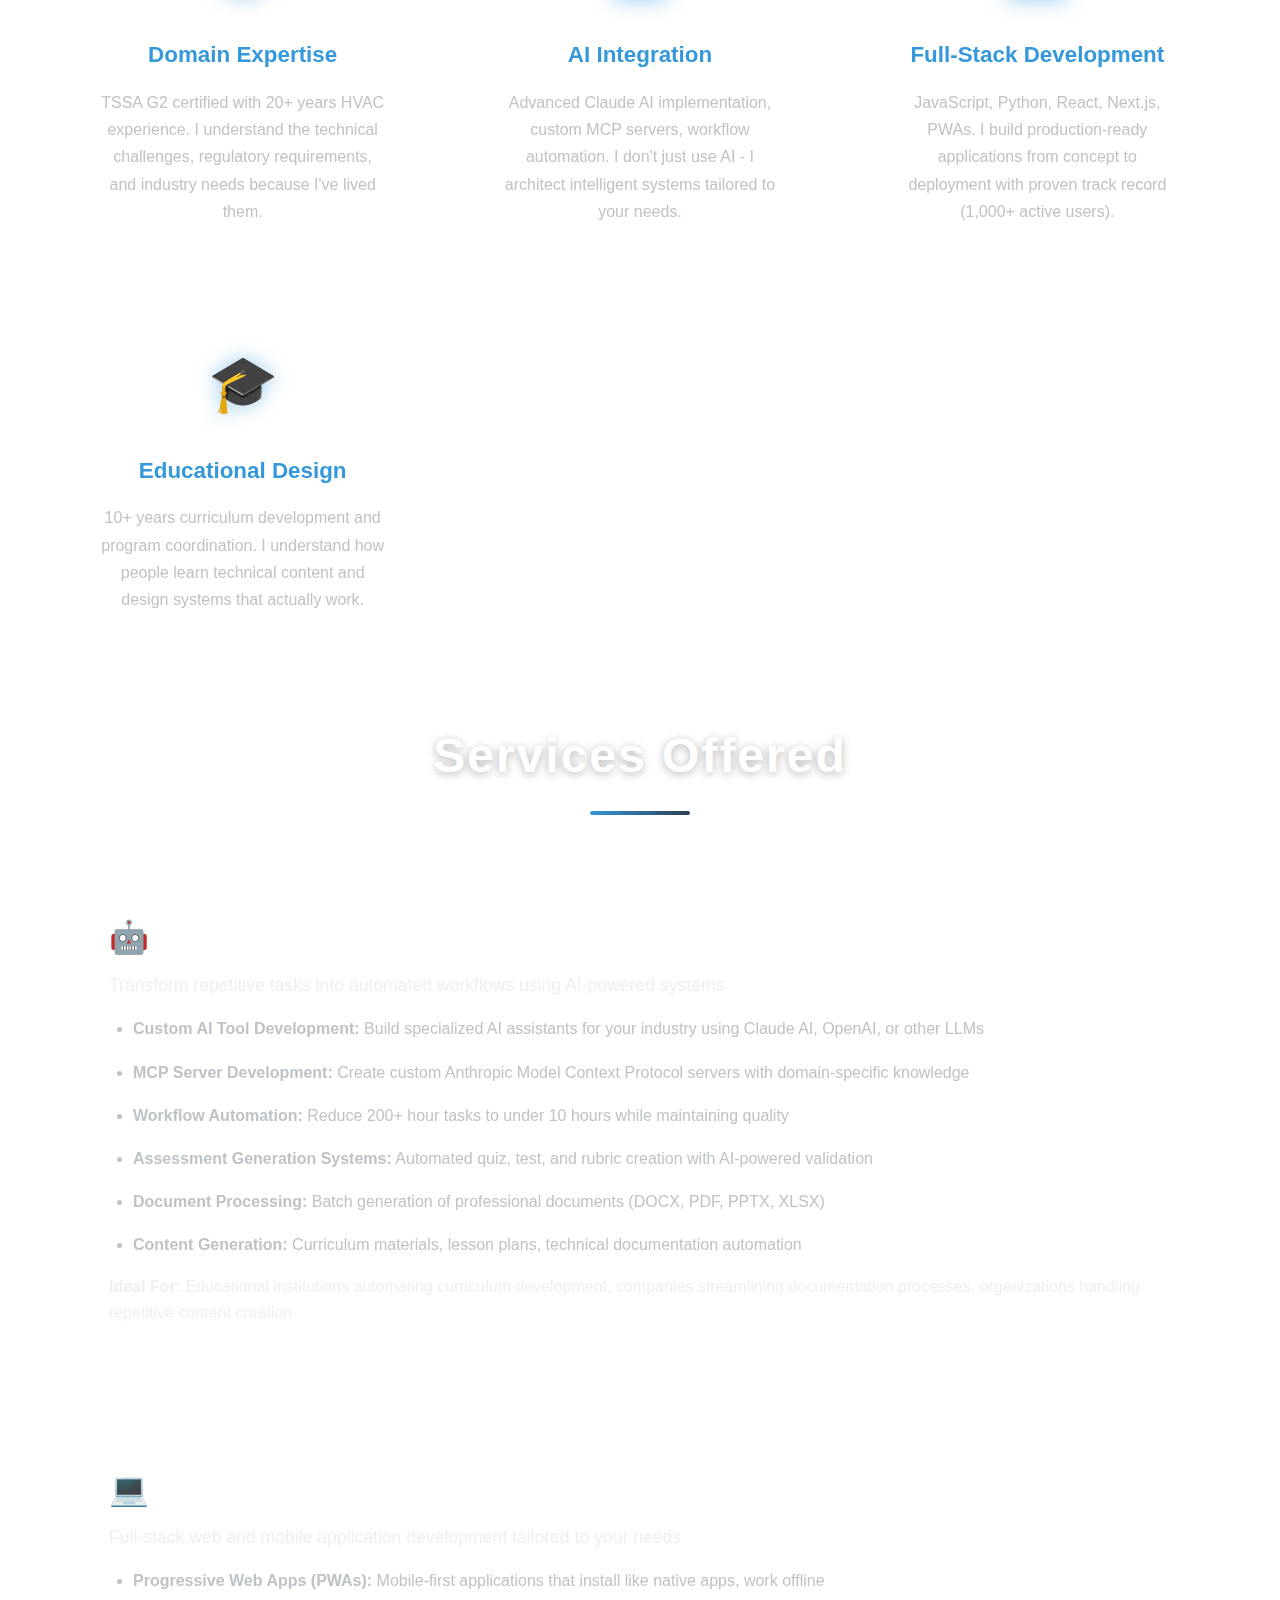
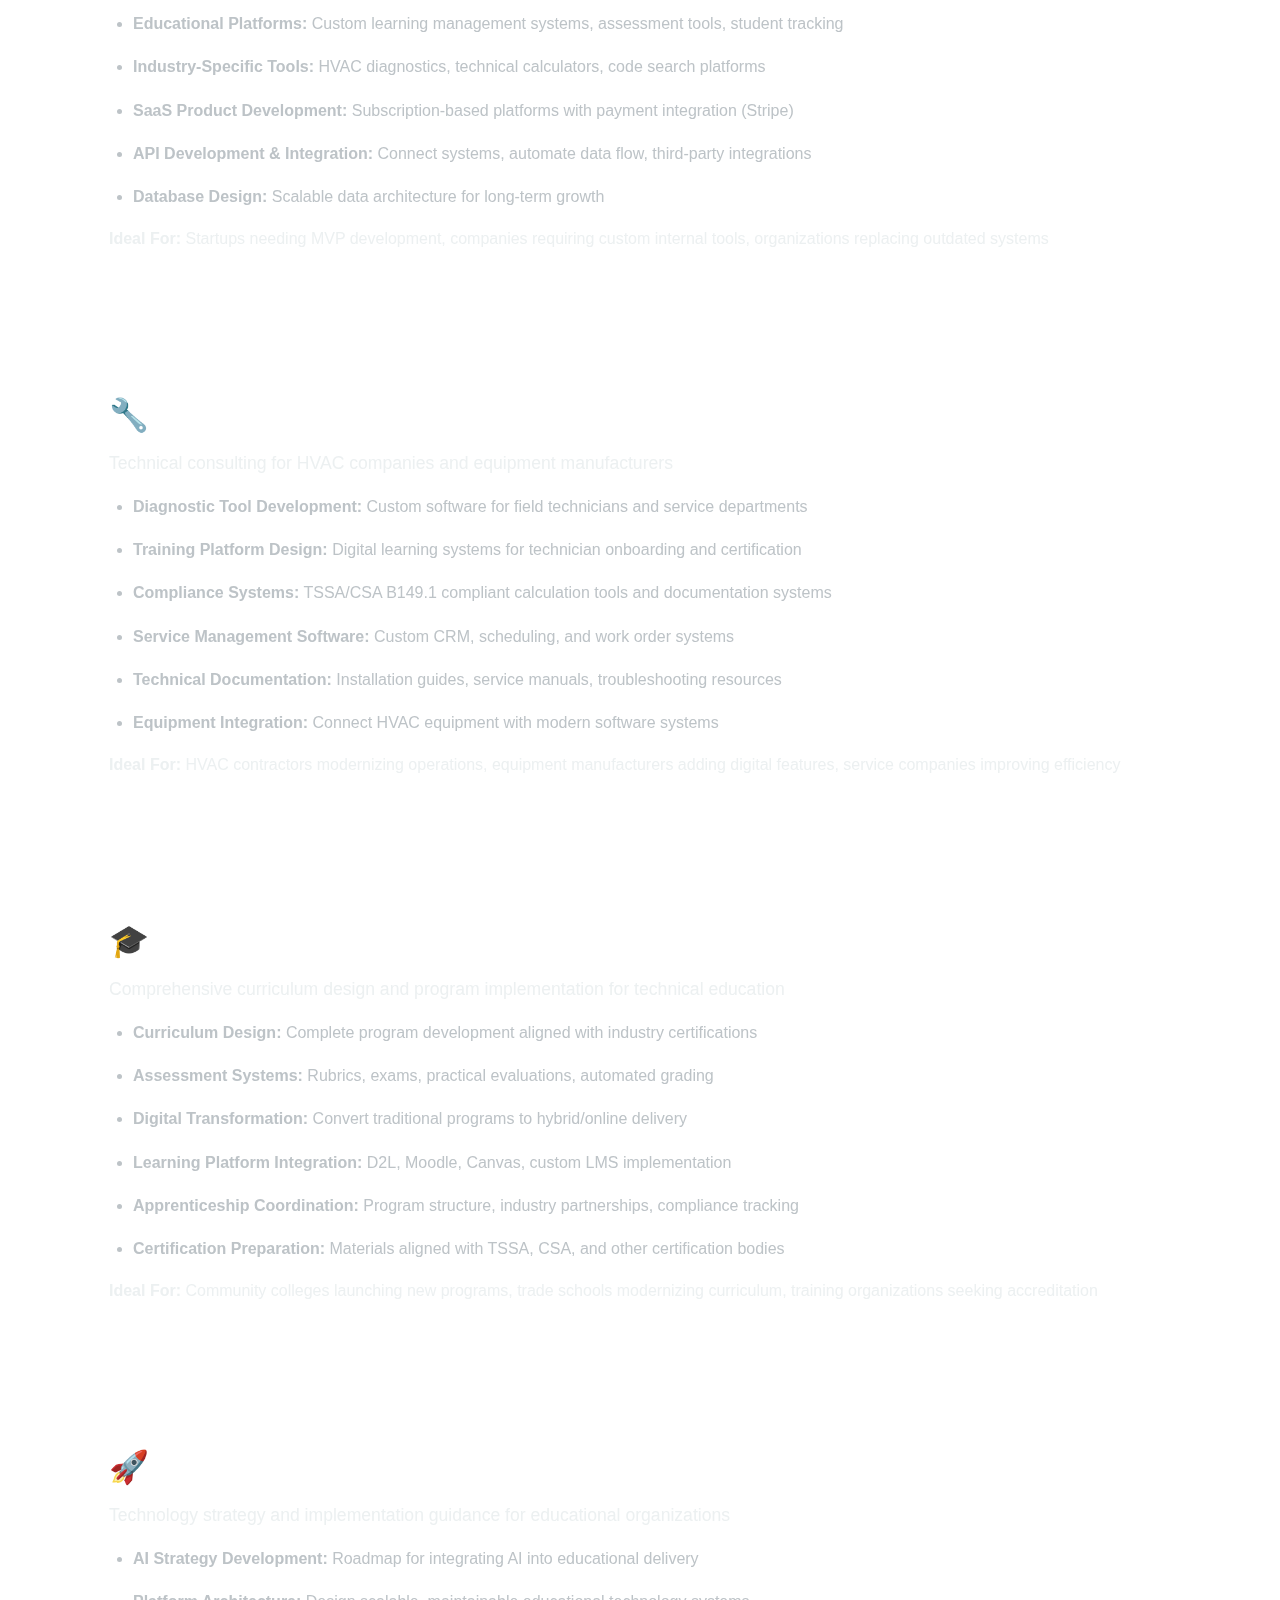
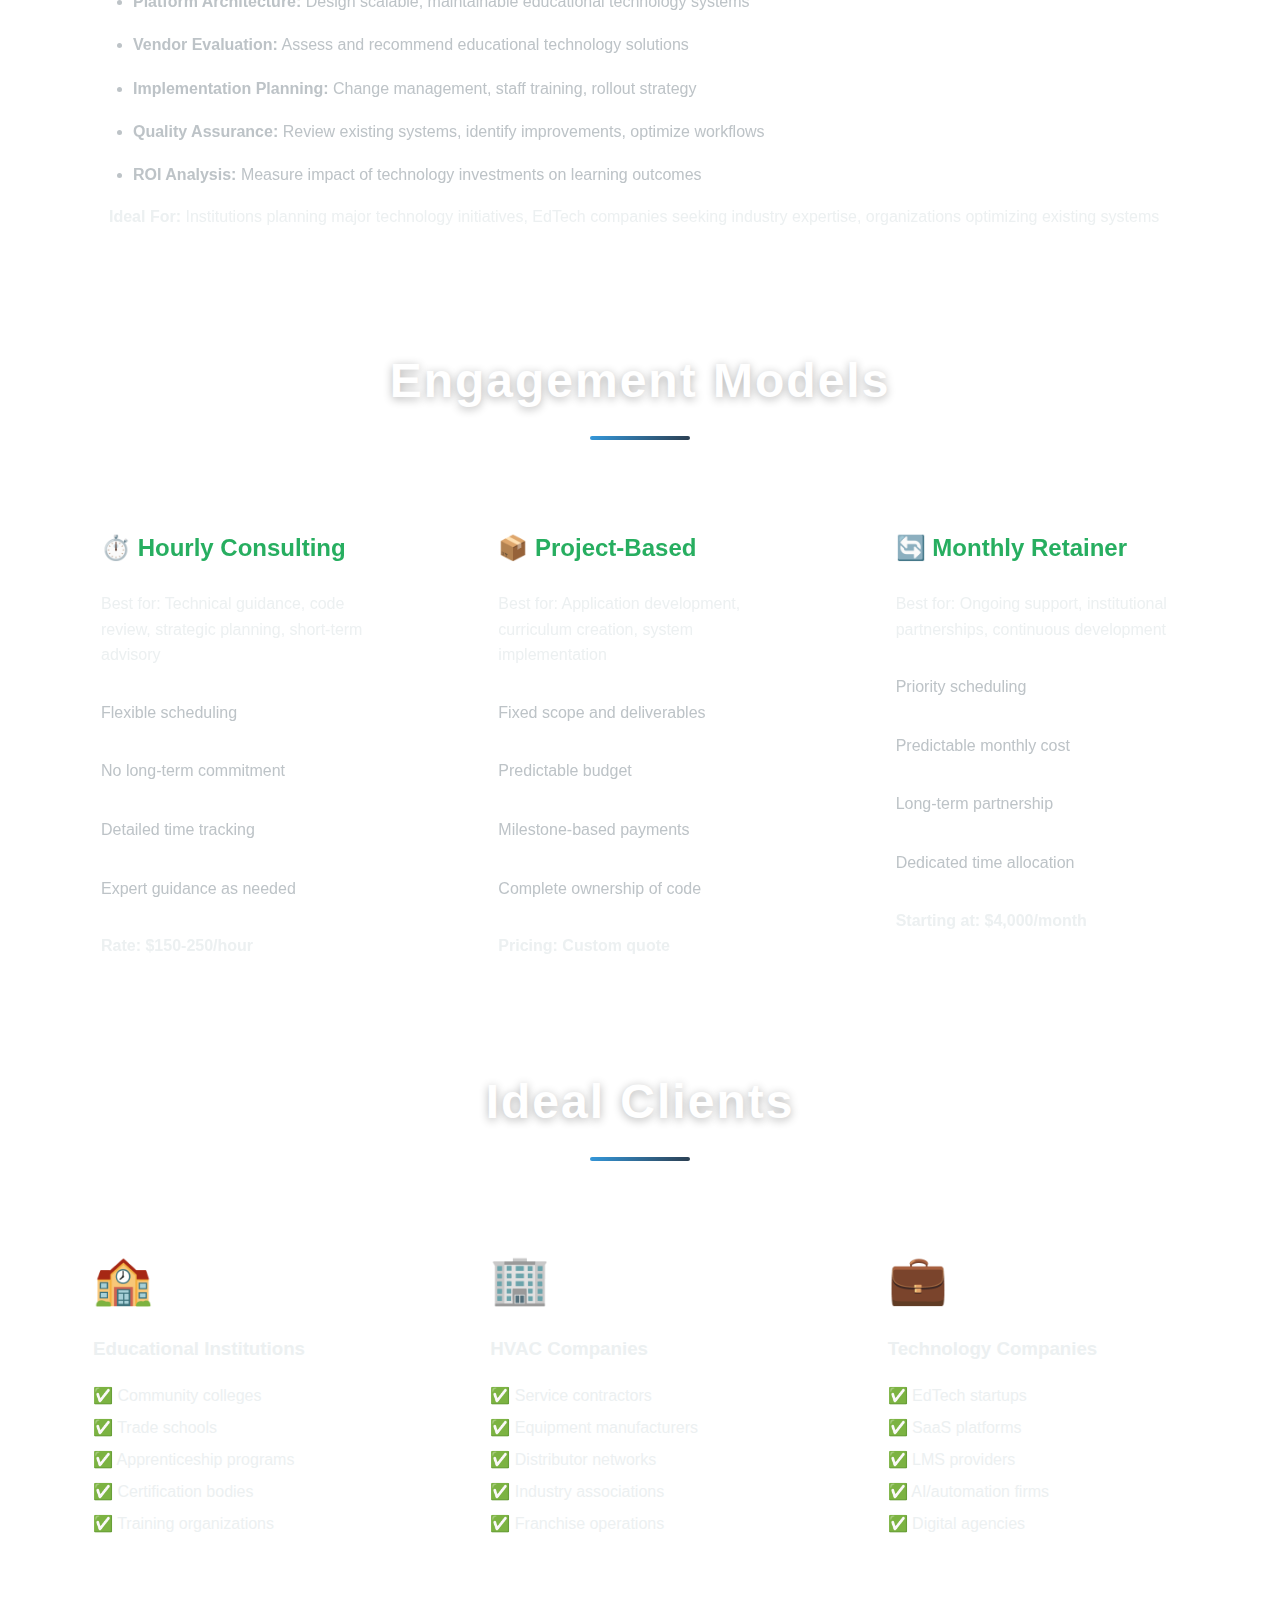
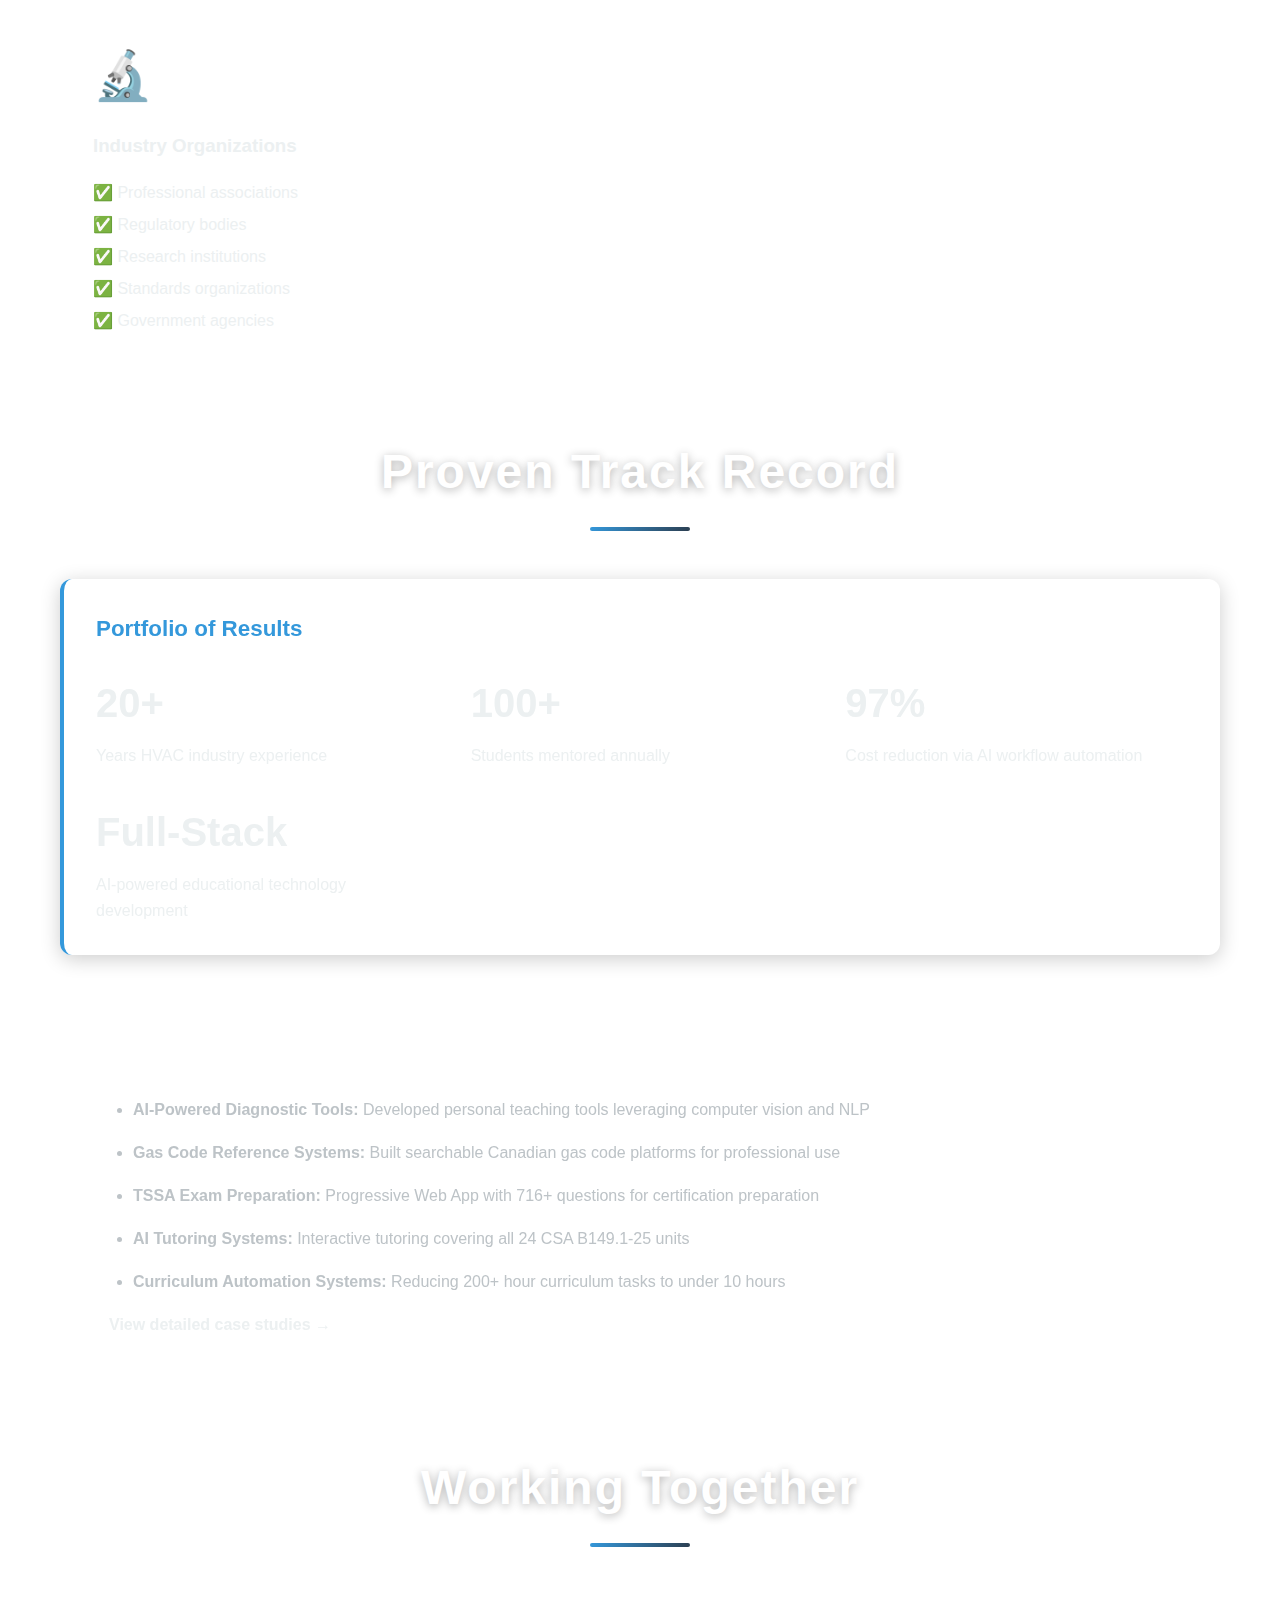
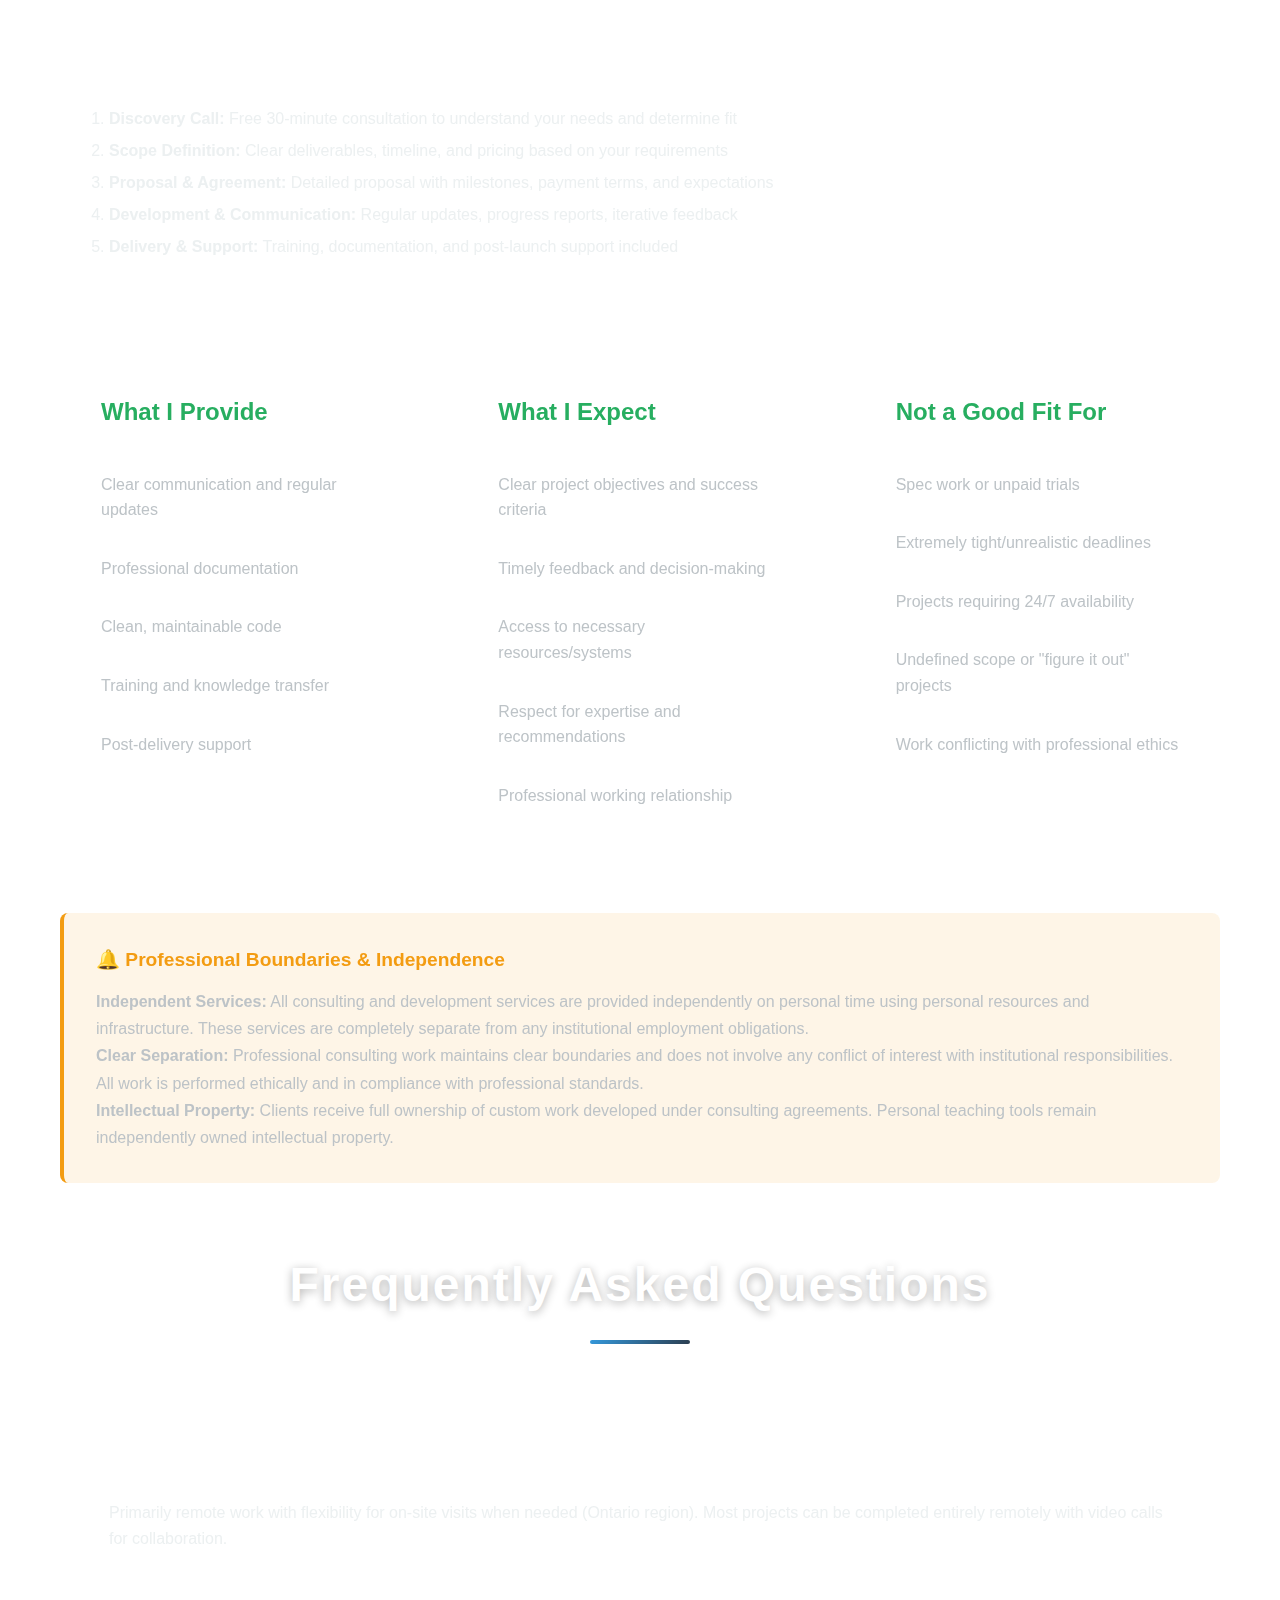
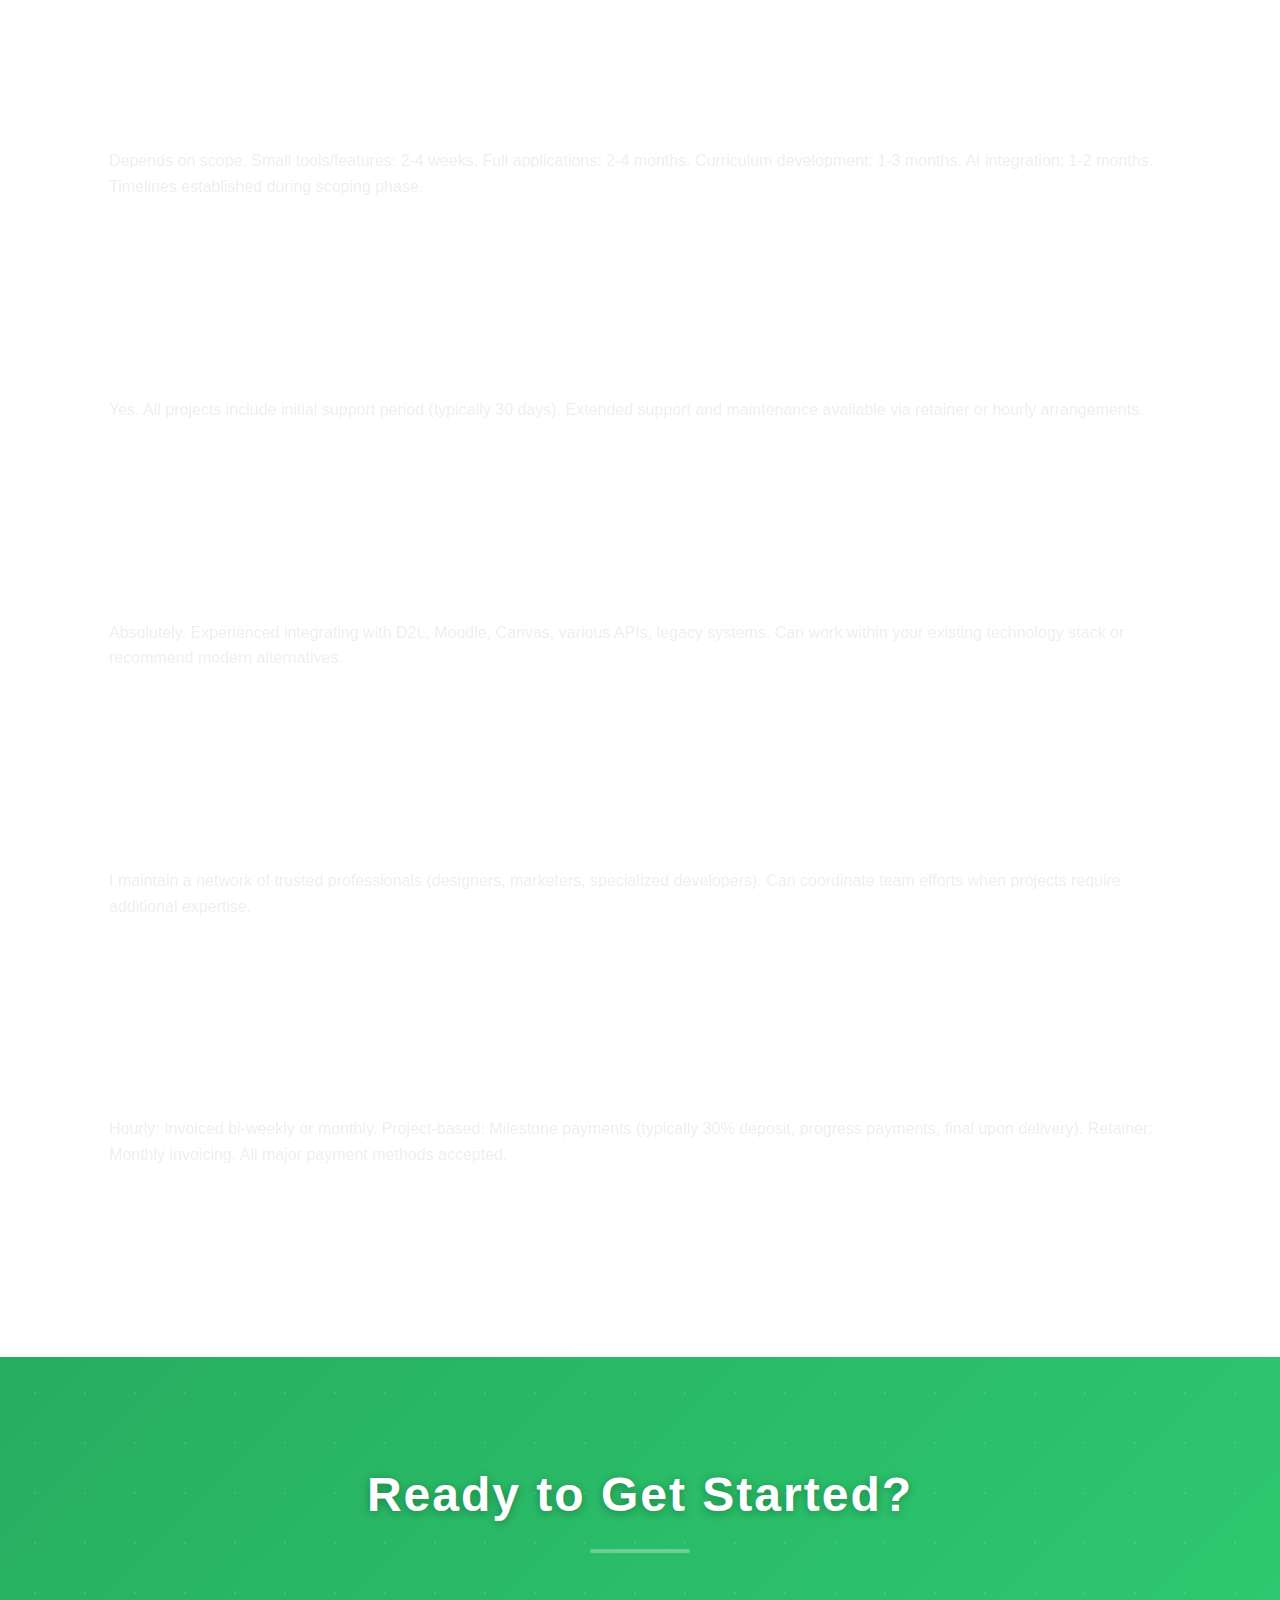
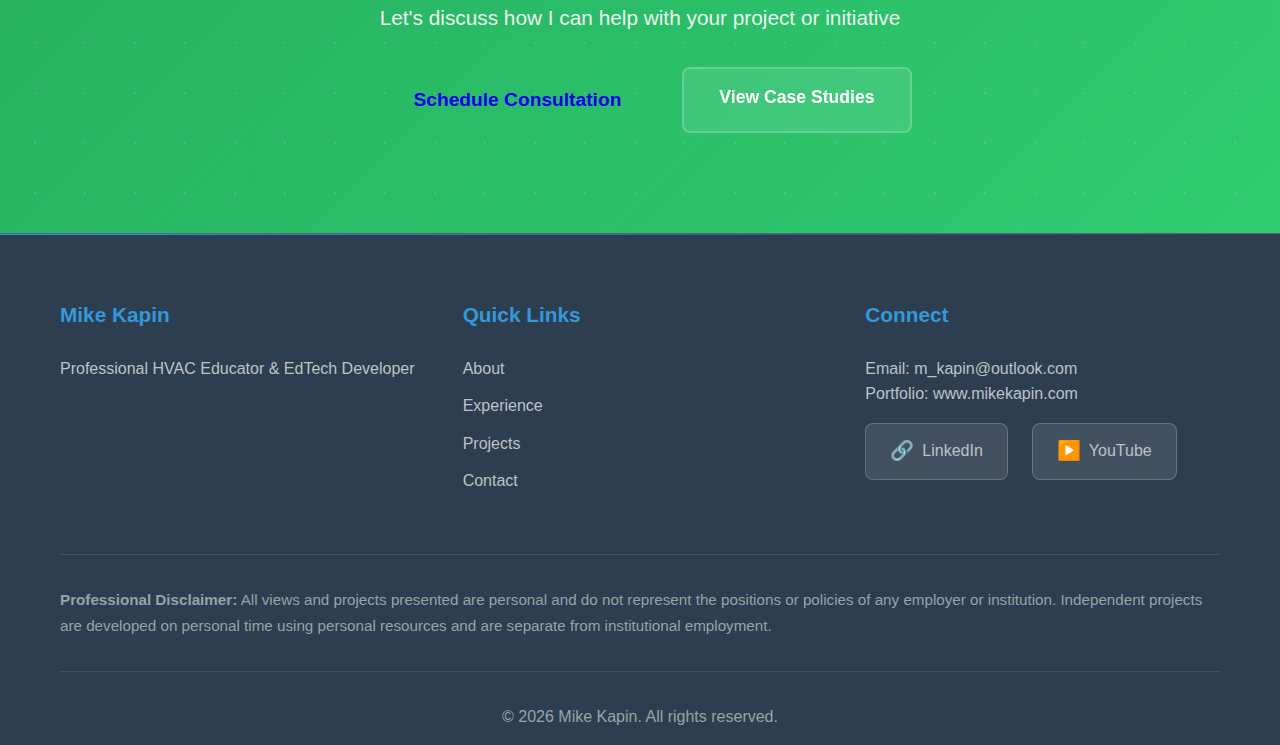
<file: consulting.html>
<!DOCTYPE html>
<html lang="en">
<head>
    <meta charset="UTF-8">
    <meta name="viewport" content="width=device-width, initial-scale=1.0">
    <title>Consulting & Development Services | Mike Kapin</title>
    <link rel="stylesheet" href="styles.css">
</head>
<body class="page-consulting">
    <nav class="navbar">
        <div class="nav-container">
            <div class="logo">MIKE KAPIN</div>
            <ul class="nav-menu">
                <li><a href="index.html">Home</a></li>
                <li><a href="about.html">About</a></li>
                <li><a href="experience.html">Experience</a></li>
                <li><a href="technical.html">Technical Skills</a></li>
                <li><a href="projects.html">Projects</a></li>
                <li><a href="consulting.html" class="active">Consulting</a></li>
                <li><a href="contact.html">Contact</a></li>
            </ul>
        </div>
    </nav>

    <header class="hero">
    </header>

    <section class="hero-intro">
        <div class="container">
            <h1 style="font-size: 3rem; color: var(--text-white); margin-bottom: 1rem;">Consulting & Development Services</h1>
            <p class="hero-subtitle-below">Custom AI Solutions, EdTech Development & HVAC Technology Consulting</p>
            <p class="hero-description-below">Available for independent contracting, project-based work, and institutional partnerships</p>
        </div>
    </section>

    <section>
        <div class="container">
            <div class="info-box">
                <h3>🔔 Independent Services</h3>
                <p>
                    All consulting and development services offered here are provided independently as personal professional
                    services, separate from any institutional employment. Services are available to educational institutions,
                    companies, organizations, and individuals seeking custom technical solutions.
                </p>
            </div>

            <h2>Why Work With Me?</h2>

            <p class="lead">
                I offer a rare combination of deep technical expertise, industry experience, and educational insight that's
                difficult to find in the market. With 20+ years in HVAC, 10+ years teaching, and advanced AI/software development
                skills, I bridge the gap between technical trades and cutting-edge technology.
            </p>

            <div class="competencies-grid" style="margin: 3rem 0;">
                <div class="competency-card">
                    <div class="icon">🎯</div>
                    <h3>Domain Expertise</h3>
                    <p>TSSA G2 certified with 20+ years HVAC experience. I understand the technical challenges, regulatory
                    requirements, and industry needs because I've lived them.</p>
                </div>

                <div class="competency-card">
                    <div class="icon">🤖</div>
                    <h3>AI Integration</h3>
                    <p>Advanced Claude AI implementation, custom MCP servers, workflow automation. I don't just use AI -
                    I architect intelligent systems tailored to your needs.</p>
                </div>

                <div class="competency-card">
                    <div class="icon">💻</div>
                    <h3>Full-Stack Development</h3>
                    <p>JavaScript, Python, React, Next.js, PWAs. I build production-ready applications from concept to
                    deployment with proven track record (1,000+ active users).</p>
                </div>

                <div class="competency-card">
                    <div class="icon">🎓</div>
                    <h3>Educational Design</h3>
                    <p>10+ years curriculum development and program coordination. I understand how people learn technical
                    content and design systems that actually work.</p>
                </div>
            </div>

            <h2 style="margin-top: 4rem;">Services Offered</h2>

            <!-- AI Integration & Automation -->
            <div class="experience-card">
                <h3>🤖 AI Integration & Workflow Automation</h3>
                <p style="font-size: 1.1em; color: var(--primary-color); margin-bottom: 1rem;">
                    Transform repetitive tasks into automated workflows using AI-powered systems
                </p>
                <ul>
                    <li><strong>Custom AI Tool Development:</strong> Build specialized AI assistants for your industry using Claude AI, OpenAI, or other LLMs</li>
                    <li><strong>MCP Server Development:</strong> Create custom Anthropic Model Context Protocol servers with domain-specific knowledge</li>
                    <li><strong>Workflow Automation:</strong> Reduce 200+ hour tasks to under 10 hours while maintaining quality</li>
                    <li><strong>Assessment Generation Systems:</strong> Automated quiz, test, and rubric creation with AI-powered validation</li>
                    <li><strong>Document Processing:</strong> Batch generation of professional documents (DOCX, PDF, PPTX, XLSX)</li>
                    <li><strong>Content Generation:</strong> Curriculum materials, lesson plans, technical documentation automation</li>
                </ul>
                <p style="margin-top: 1rem;">
                    <strong>Ideal For:</strong> Educational institutions automating curriculum development, companies streamlining
                    documentation processes, organizations handling repetitive content creation
                </p>
            </div>

            <!-- Custom Application Development -->
            <div class="experience-card">
                <h3>💻 Custom Application Development</h3>
                <p style="font-size: 1.1em; color: var(--primary-color); margin-bottom: 1rem;">
                    Full-stack web and mobile application development tailored to your needs
                </p>
                <ul>
                    <li><strong>Progressive Web Apps (PWAs):</strong> Mobile-first applications that install like native apps, work offline</li>
                    <li><strong>Educational Platforms:</strong> Custom learning management systems, assessment tools, student tracking</li>
                    <li><strong>Industry-Specific Tools:</strong> HVAC diagnostics, technical calculators, code search platforms</li>
                    <li><strong>SaaS Product Development:</strong> Subscription-based platforms with payment integration (Stripe)</li>
                    <li><strong>API Development & Integration:</strong> Connect systems, automate data flow, third-party integrations</li>
                    <li><strong>Database Design:</strong> Scalable data architecture for long-term growth</li>
                </ul>
                <p style="margin-top: 1rem;">
                    <strong>Ideal For:</strong> Startups needing MVP development, companies requiring custom internal tools,
                    organizations replacing outdated systems
                </p>
            </div>

            <!-- HVAC Technology Consulting -->
            <div class="experience-card">
                <h3>🔧 HVAC Technology Consulting</h3>
                <p style="font-size: 1.1em; color: var(--primary-color); margin-bottom: 1rem;">
                    Technical consulting for HVAC companies and equipment manufacturers
                </p>
                <ul>
                    <li><strong>Diagnostic Tool Development:</strong> Custom software for field technicians and service departments</li>
                    <li><strong>Training Platform Design:</strong> Digital learning systems for technician onboarding and certification</li>
                    <li><strong>Compliance Systems:</strong> TSSA/CSA B149.1 compliant calculation tools and documentation systems</li>
                    <li><strong>Service Management Software:</strong> Custom CRM, scheduling, and work order systems</li>
                    <li><strong>Technical Documentation:</strong> Installation guides, service manuals, troubleshooting resources</li>
                    <li><strong>Equipment Integration:</strong> Connect HVAC equipment with modern software systems</li>
                </ul>
                <p style="margin-top: 1rem;">
                    <strong>Ideal For:</strong> HVAC contractors modernizing operations, equipment manufacturers adding digital
                    features, service companies improving efficiency
                </p>
            </div>

            <!-- Educational Program Development -->
            <div class="experience-card">
                <h3>🎓 Educational Program Development</h3>
                <p style="font-size: 1.1em; color: var(--primary-color); margin-bottom: 1rem;">
                    Comprehensive curriculum design and program implementation for technical education
                </p>
                <ul>
                    <li><strong>Curriculum Design:</strong> Complete program development aligned with industry certifications</li>
                    <li><strong>Assessment Systems:</strong> Rubrics, exams, practical evaluations, automated grading</li>
                    <li><strong>Digital Transformation:</strong> Convert traditional programs to hybrid/online delivery</li>
                    <li><strong>Learning Platform Integration:</strong> D2L, Moodle, Canvas, custom LMS implementation</li>
                    <li><strong>Apprenticeship Coordination:</strong> Program structure, industry partnerships, compliance tracking</li>
                    <li><strong>Certification Preparation:</strong> Materials aligned with TSSA, CSA, and other certification bodies</li>
                </ul>
                <p style="margin-top: 1rem;">
                    <strong>Ideal For:</strong> Community colleges launching new programs, trade schools modernizing curriculum,
                    training organizations seeking accreditation
                </p>
            </div>

            <!-- EdTech Strategic Consulting -->
            <div class="experience-card">
                <h3>🚀 EdTech Strategic Consulting</h3>
                <p style="font-size: 1.1em; color: var(--primary-color); margin-bottom: 1rem;">
                    Technology strategy and implementation guidance for educational organizations
                </p>
                <ul>
                    <li><strong>AI Strategy Development:</strong> Roadmap for integrating AI into educational delivery</li>
                    <li><strong>Platform Architecture:</strong> Design scalable, maintainable educational technology systems</li>
                    <li><strong>Vendor Evaluation:</strong> Assess and recommend educational technology solutions</li>
                    <li><strong>Implementation Planning:</strong> Change management, staff training, rollout strategy</li>
                    <li><strong>Quality Assurance:</strong> Review existing systems, identify improvements, optimize workflows</li>
                    <li><strong>ROI Analysis:</strong> Measure impact of technology investments on learning outcomes</li>
                </ul>
                <p style="margin-top: 1rem;">
                    <strong>Ideal For:</strong> Institutions planning major technology initiatives, EdTech companies seeking
                    industry expertise, organizations optimizing existing systems
                </p>
            </div>

            <h2 style="margin-top: 4rem;">Engagement Models</h2>

            <div class="skills-grid">
                <div class="skill-category">
                    <h3>⏱️ Hourly Consulting</h3>
                    <p style="margin-bottom: 1rem;">Best for: Technical guidance, code review, strategic planning, short-term advisory</p>
                    <ul>
                        <li>Flexible scheduling</li>
                        <li>No long-term commitment</li>
                        <li>Detailed time tracking</li>
                        <li>Expert guidance as needed</li>
                    </ul>
                    <p style="margin-top: 1rem; font-weight: 600; color: var(--primary-color);">Rate: $150-250/hour</p>
                </div>

                <div class="skill-category">
                    <h3>📦 Project-Based</h3>
                    <p style="margin-bottom: 1rem;">Best for: Application development, curriculum creation, system implementation</p>
                    <ul>
                        <li>Fixed scope and deliverables</li>
                        <li>Predictable budget</li>
                        <li>Milestone-based payments</li>
                        <li>Complete ownership of code</li>
                    </ul>
                    <p style="margin-top: 1rem; font-weight: 600; color: var(--primary-color);">Pricing: Custom quote</p>
                </div>

                <div class="skill-category">
                    <h3>🔄 Monthly Retainer</h3>
                    <p style="margin-bottom: 1rem;">Best for: Ongoing support, institutional partnerships, continuous development</p>
                    <ul>
                        <li>Priority scheduling</li>
                        <li>Predictable monthly cost</li>
                        <li>Long-term partnership</li>
                        <li>Dedicated time allocation</li>
                    </ul>
                    <p style="margin-top: 1rem; font-weight: 600; color: var(--primary-color);">Starting at: $4,000/month</p>
                </div>
            </div>

            <h2 style="margin-top: 4rem;">Ideal Clients</h2>

            <div style="display: grid; grid-template-columns: repeat(auto-fit, minmax(280px, 1fr)); gap: 2rem; margin: 2rem 0;">
                <div style="background: var(--glass-bg); padding: 2rem; border-radius: 16px; border: 1px solid var(--glass-border);">
                    <div style="font-size: 3em; margin-bottom: 1rem;">🏫</div>
                    <h3 style="color: var(--primary-color); margin-bottom: 1rem;">Educational Institutions</h3>
                    <ul style="list-style: none; padding: 0; line-height: 2;">
                        <li>✅ Community colleges</li>
                        <li>✅ Trade schools</li>
                        <li>✅ Apprenticeship programs</li>
                        <li>✅ Certification bodies</li>
                        <li>✅ Training organizations</li>
                    </ul>
                </div>

                <div style="background: var(--glass-bg); padding: 2rem; border-radius: 16px; border: 1px solid var(--glass-border);">
                    <div style="font-size: 3em; margin-bottom: 1rem;">🏢</div>
                    <h3 style="color: var(--primary-color); margin-bottom: 1rem;">HVAC Companies</h3>
                    <ul style="list-style: none; padding: 0; line-height: 2;">
                        <li>✅ Service contractors</li>
                        <li>✅ Equipment manufacturers</li>
                        <li>✅ Distributor networks</li>
                        <li>✅ Industry associations</li>
                        <li>✅ Franchise operations</li>
                    </ul>
                </div>

                <div style="background: var(--glass-bg); padding: 2rem; border-radius: 16px; border: 1px solid var(--glass-border);">
                    <div style="font-size: 3em; margin-bottom: 1rem;">💼</div>
                    <h3 style="color: var(--primary-color); margin-bottom: 1rem;">Technology Companies</h3>
                    <ul style="list-style: none; padding: 0; line-height: 2;">
                        <li>✅ EdTech startups</li>
                        <li>✅ SaaS platforms</li>
                        <li>✅ LMS providers</li>
                        <li>✅ AI/automation firms</li>
                        <li>✅ Digital agencies</li>
                    </ul>
                </div>

                <div style="background: var(--glass-bg); padding: 2rem; border-radius: 16px; border: 1px solid var(--glass-border);">
                    <div style="font-size: 3em; margin-bottom: 1rem;">🔬</div>
                    <h3 style="color: var(--primary-color); margin-bottom: 1rem;">Industry Organizations</h3>
                    <ul style="list-style: none; padding: 0; line-height: 2;">
                        <li>✅ Professional associations</li>
                        <li>✅ Regulatory bodies</li>
                        <li>✅ Research institutions</li>
                        <li>✅ Standards organizations</li>
                        <li>✅ Government agencies</li>
                    </ul>
                </div>
            </div>

            <h2 style="margin-top: 4rem;">Proven Track Record</h2>

            <div class="info-box">
                <h3>Portfolio of Results</h3>
                <div style="display: grid; grid-template-columns: repeat(auto-fit, minmax(250px, 1fr)); gap: 2rem; margin-top: 1.5rem;">
                    <div>
                        <div style="font-size: 2.5em; font-weight: bold; color: var(--primary-color); margin-bottom: 0.5rem;">20+</div>
                        <div>Years HVAC industry experience</div>
                    </div>
                    <div>
                        <div style="font-size: 2.5em; font-weight: bold; color: var(--primary-color); margin-bottom: 0.5rem;">100+</div>
                        <div>Students mentored annually</div>
                    </div>
                    <div>
                        <div style="font-size: 2.5em; font-weight: bold; color: var(--primary-color); margin-bottom: 0.5rem;">97%</div>
                        <div>Cost reduction via AI workflow automation</div>
                    </div>
                    <div>
                        <div style="font-size: 2.5em; font-weight: bold; color: var(--primary-color); margin-bottom: 0.5rem;">Full-Stack</div>
                        <div>AI-powered educational technology development</div>
                    </div>
                </div>
            </div>

            <div class="experience-card" style="margin-top: 2rem;">
                <h3>Recent Projects</h3>
                <ul>
                    <li><strong>AI-Powered Diagnostic Tools:</strong> Developed personal teaching tools leveraging computer vision and NLP</li>
                    <li><strong>Gas Code Reference Systems:</strong> Built searchable Canadian gas code platforms for professional use</li>
                    <li><strong>TSSA Exam Preparation:</strong> Progressive Web App with 716+ questions for certification preparation</li>
                    <li><strong>AI Tutoring Systems:</strong> Interactive tutoring covering all 24 CSA B149.1-25 units</li>
                    <li><strong>Curriculum Automation Systems:</strong> Reducing 200+ hour curriculum tasks to under 10 hours</li>
                </ul>
                <p style="margin-top: 1rem;">
                    <a href="projects.html" style="color: var(--primary-color); text-decoration: none; font-weight: 600;">
                        View detailed case studies →
                    </a>
                </p>
            </div>

            <h2 style="margin-top: 4rem;">Working Together</h2>

            <div class="experience-card">
                <h3>Process & Approach</h3>
                <ol style="line-height: 2;">
                    <li><strong>Discovery Call:</strong> Free 30-minute consultation to understand your needs and determine fit</li>
                    <li><strong>Scope Definition:</strong> Clear deliverables, timeline, and pricing based on your requirements</li>
                    <li><strong>Proposal & Agreement:</strong> Detailed proposal with milestones, payment terms, and expectations</li>
                    <li><strong>Development & Communication:</strong> Regular updates, progress reports, iterative feedback</li>
                    <li><strong>Delivery & Support:</strong> Training, documentation, and post-launch support included</li>
                </ol>
            </div>

            <div class="skills-grid" style="margin-top: 2rem;">
                <div class="skill-category">
                    <h3>What I Provide</h3>
                    <ul>
                        <li>Clear communication and regular updates</li>
                        <li>Professional documentation</li>
                        <li>Clean, maintainable code</li>
                        <li>Training and knowledge transfer</li>
                        <li>Post-delivery support</li>
                    </ul>
                </div>

                <div class="skill-category">
                    <h3>What I Expect</h3>
                    <ul>
                        <li>Clear project objectives and success criteria</li>
                        <li>Timely feedback and decision-making</li>
                        <li>Access to necessary resources/systems</li>
                        <li>Respect for expertise and recommendations</li>
                        <li>Professional working relationship</li>
                    </ul>
                </div>

                <div class="skill-category">
                    <h3>Not a Good Fit For</h3>
                    <ul>
                        <li>Spec work or unpaid trials</li>
                        <li>Extremely tight/unrealistic deadlines</li>
                        <li>Projects requiring 24/7 availability</li>
                        <li>Undefined scope or "figure it out" projects</li>
                        <li>Work conflicting with professional ethics</li>
                    </ul>
                </div>
            </div>

            <div class="disclaimer-box" style="margin-top: 3rem;">
                <h4>🔔 Professional Boundaries & Independence</h4>
                <p>
                    <strong>Independent Services:</strong> All consulting and development services are provided independently
                    on personal time using personal resources and infrastructure. These services are completely separate from
                    any institutional employment obligations.
                </p>
                <p>
                    <strong>Clear Separation:</strong> Professional consulting work maintains clear boundaries and does not
                    involve any conflict of interest with institutional responsibilities. All work is performed ethically
                    and in compliance with professional standards.
                </p>
                <p>
                    <strong>Intellectual Property:</strong> Clients receive full ownership of custom work developed under
                    consulting agreements. Personal teaching tools remain independently owned intellectual property.
                </p>
            </div>

            <h2 style="margin-top: 4rem;">Frequently Asked Questions</h2>

            <div class="experience-card">
                <h3>Do you work remotely or on-site?</h3>
                <p>
                    Primarily remote work with flexibility for on-site visits when needed (Ontario region). Most projects
                    can be completed entirely remotely with video calls for collaboration.
                </p>
            </div>

            <div class="experience-card">
                <h3>What's your typical project timeline?</h3>
                <p>
                    Depends on scope. Small tools/features: 2-4 weeks. Full applications: 2-4 months. Curriculum development:
                    1-3 months. AI integration: 1-2 months. Timelines established during scoping phase.
                </p>
            </div>

            <div class="experience-card">
                <h3>Do you provide ongoing support after delivery?</h3>
                <p>
                    Yes. All projects include initial support period (typically 30 days). Extended support and maintenance
                    available via retainer or hourly arrangements.
                </p>
            </div>

            <div class="experience-card">
                <h3>Can you work with existing systems/platforms?</h3>
                <p>
                    Absolutely. Experienced integrating with D2L, Moodle, Canvas, various APIs, legacy systems. Can work
                    within your existing technology stack or recommend modern alternatives.
                </p>
            </div>

            <div class="experience-card">
                <h3>What if we need skills outside your expertise?</h3>
                <p>
                    I maintain a network of trusted professionals (designers, marketers, specialized developers). Can
                    coordinate team efforts when projects require additional expertise.
                </p>
            </div>

            <div class="experience-card">
                <h3>How do payments work?</h3>
                <p>
                    Hourly: Invoiced bi-weekly or monthly. Project-based: Milestone payments (typically 30% deposit,
                    progress payments, final upon delivery). Retainer: Monthly invoicing. All major payment methods accepted.
                </p>
            </div>

        </div>
    </section>

    <section class="cta-section">
        <div class="container">
            <h2>Ready to Get Started?</h2>
            <p>Let's discuss how I can help with your project or initiative</p>
            <div style="display: flex; gap: 1rem; justify-content: center; margin-top: 2rem; flex-wrap: wrap;">
                <a href="contact.html" class="btn btn-large">Schedule Consultation</a>
                <a href="projects.html" class="btn btn-secondary">View Case Studies</a>
            </div>
        </div>
    </section>

    <footer>
        <div class="container">
            <div class="footer-content">
                <div class="footer-section">
                    <h4>Mike Kapin</h4>
                    <p>Professional HVAC Educator & EdTech Developer</p>
                </div>

                <div class="footer-section">
                    <h4>Quick Links</h4>
                    <ul>
                        <li><a href="about.html">About</a></li>
                        <li><a href="experience.html">Experience</a></li>
                        <li><a href="projects.html">Projects</a></li>
                        <li><a href="contact.html">Contact</a></li>
                    </ul>
                </div>

                <div class="footer-section">
                    <h4>Connect</h4>
                    <p>Email: <a href="mailto:m_kapin@outlook.com">m_kapin@outlook.com</a></p>
                    <p>Portfolio: <a href="https://www.mikekapin.com">www.mikekapin.com</a></p>
                    <div class="social-links">
                        <a href="https://www.linkedin.com/in/michael-kapin-b38749370/" target="_blank" class="social-link" title="Connect on LinkedIn">
                            <span class="social-icon">🔗</span> LinkedIn
                        </a>
                        <a href="https://www.youtube.com/channel/UCWp7BGt8Bq68IuAuOfWJmJA" target="_blank" class="social-link" title="YouTube Channel">
                            <span class="social-icon">▶️</span> YouTube
                        </a>
                    </div>
                </div>
            </div>

            <div class="footer-disclaimer">
                <p><strong>Professional Disclaimer:</strong> All views and projects presented are personal and do not represent
                the positions or policies of any employer or institution. Independent projects are developed on personal time using personal resources and are separate from institutional employment.</p>
            </div>

            <div class="footer-bottom">
                <p>&copy; 2026 Mike Kapin. All rights reserved.</p>
            </div>
        </div>
    </footer>
</body>
</html>
</file>
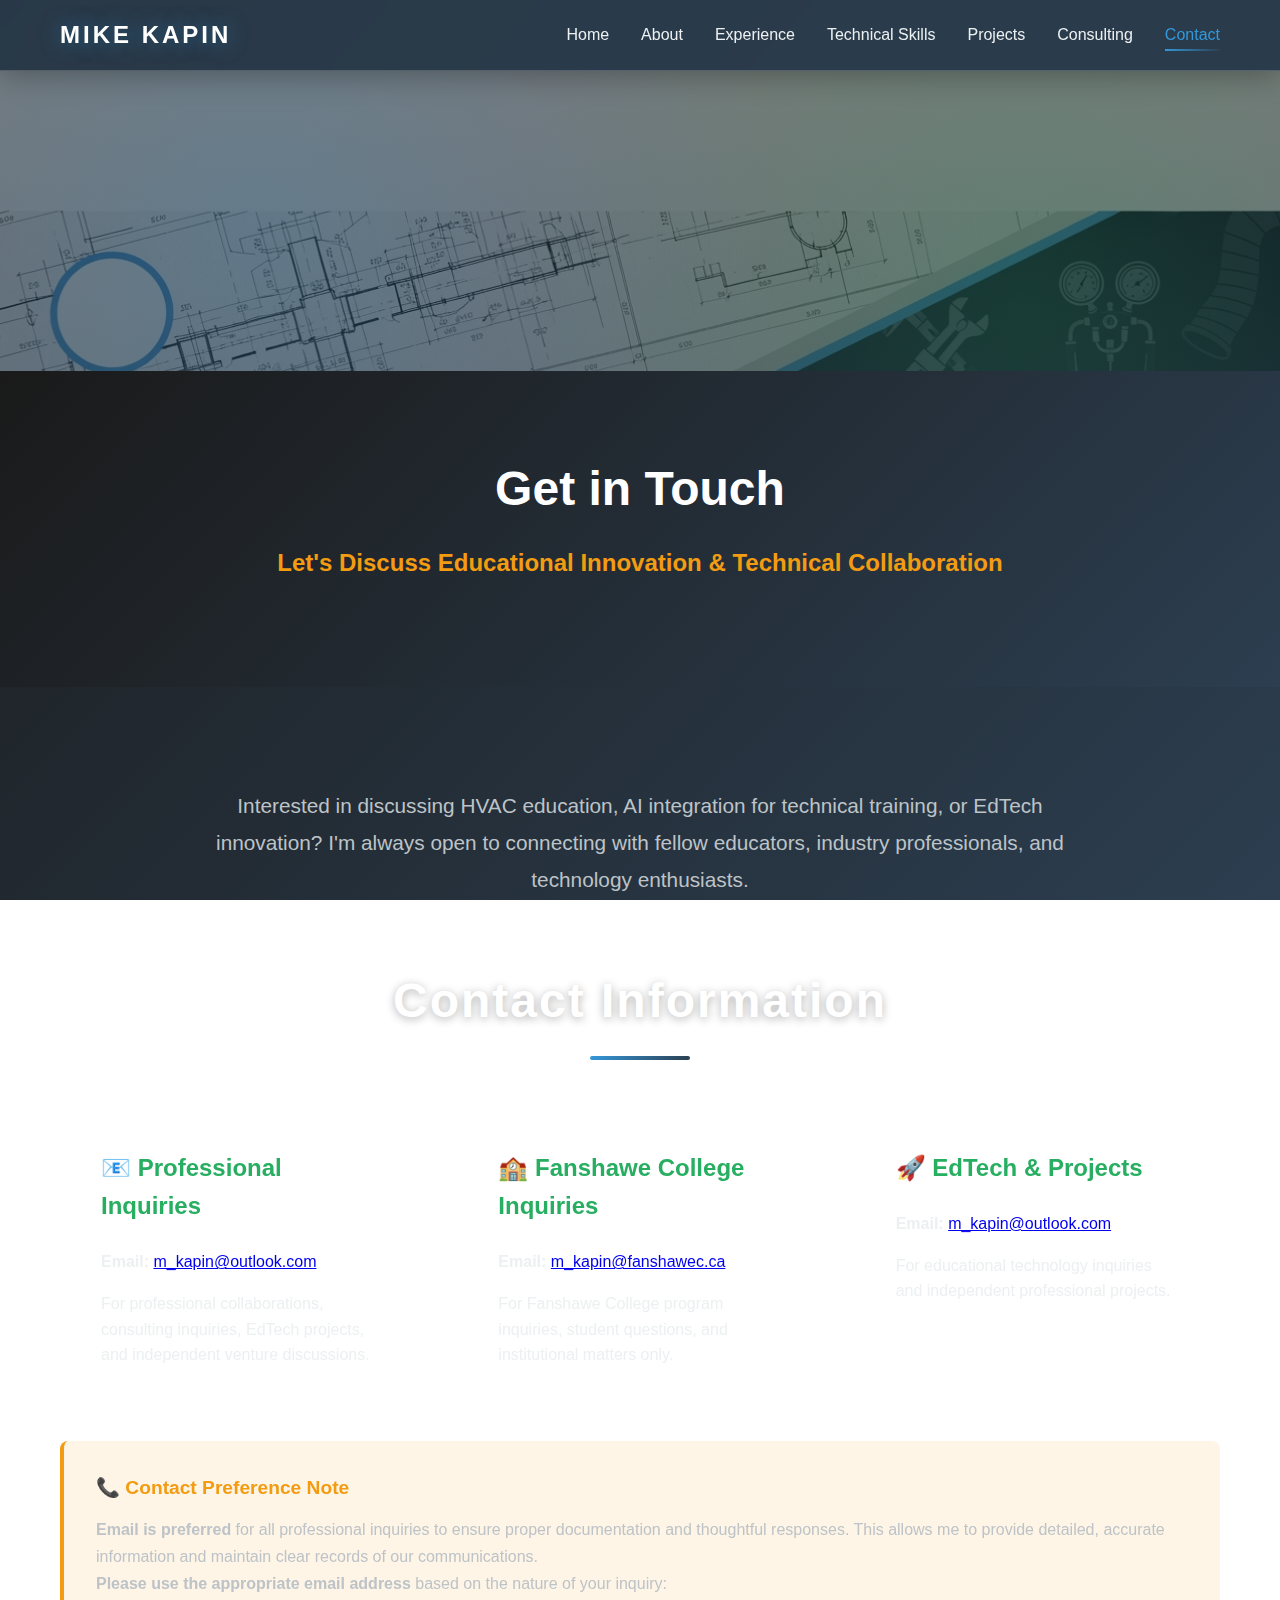
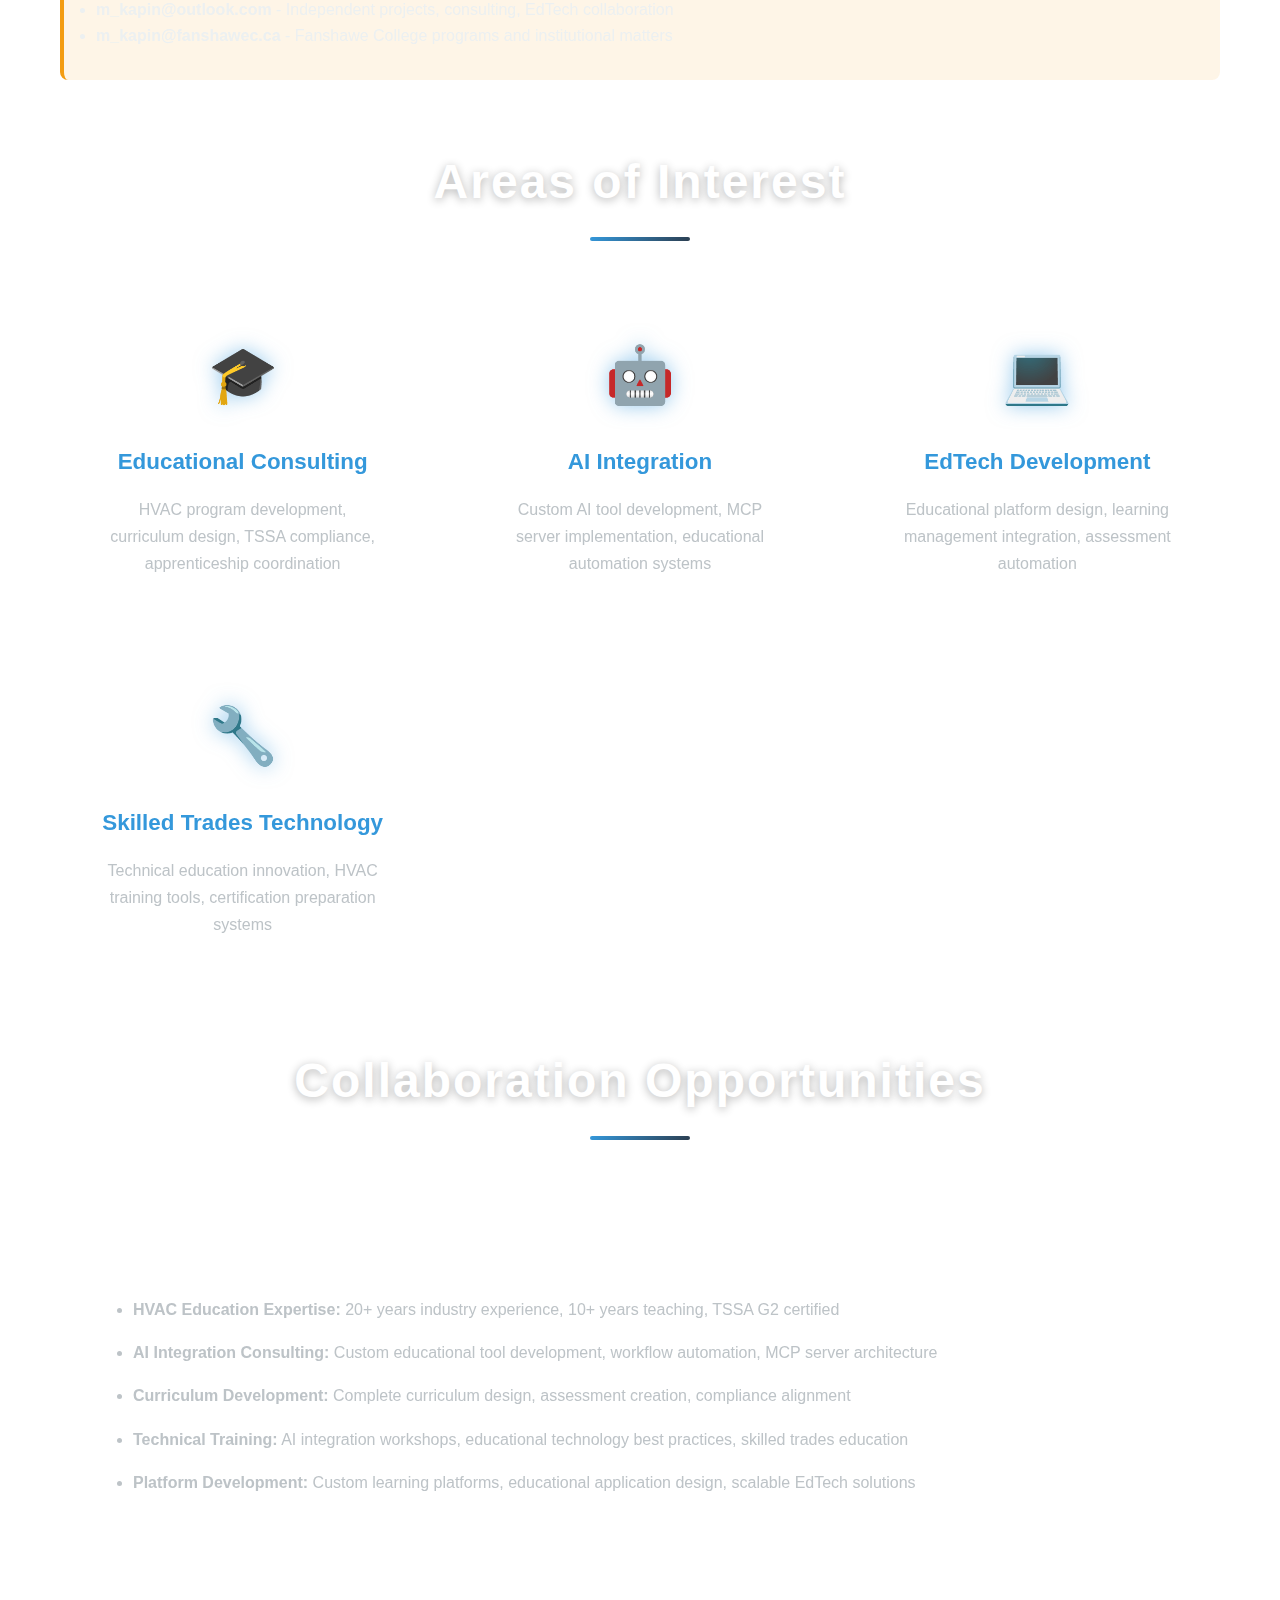
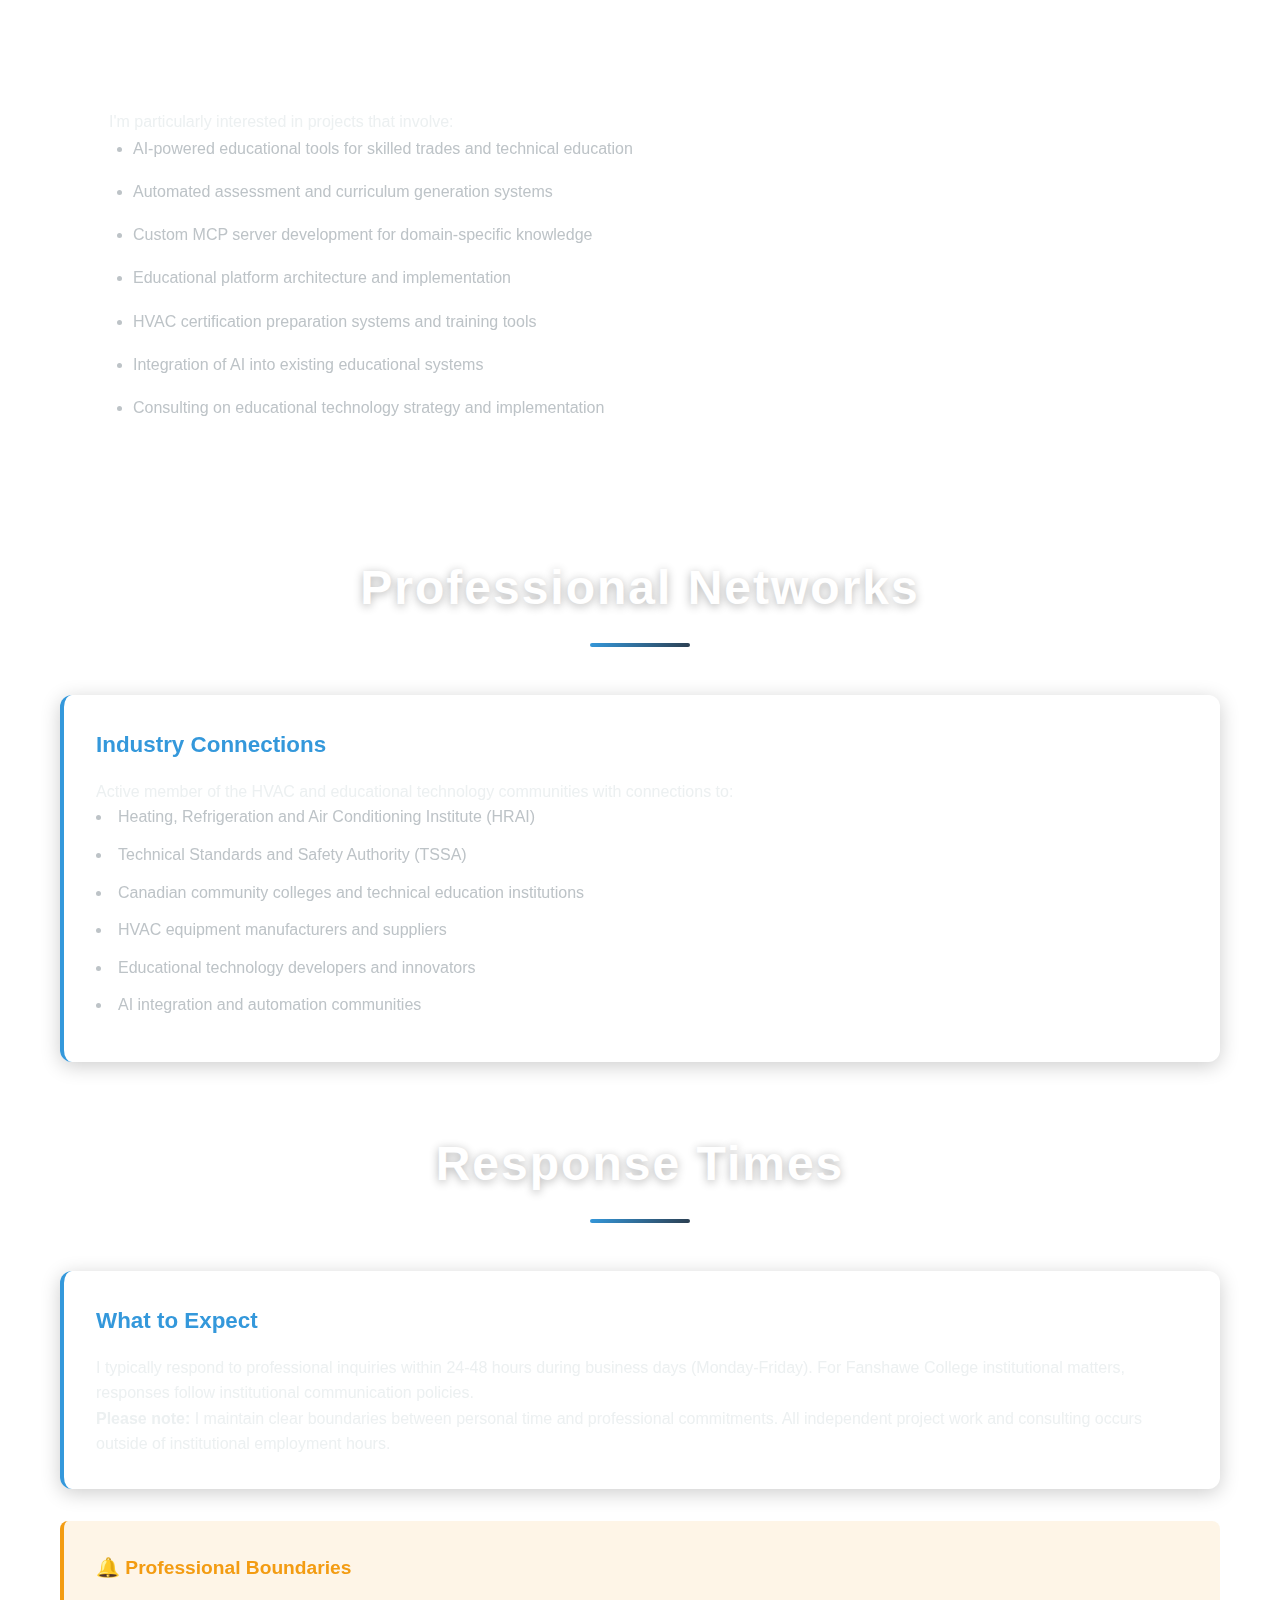
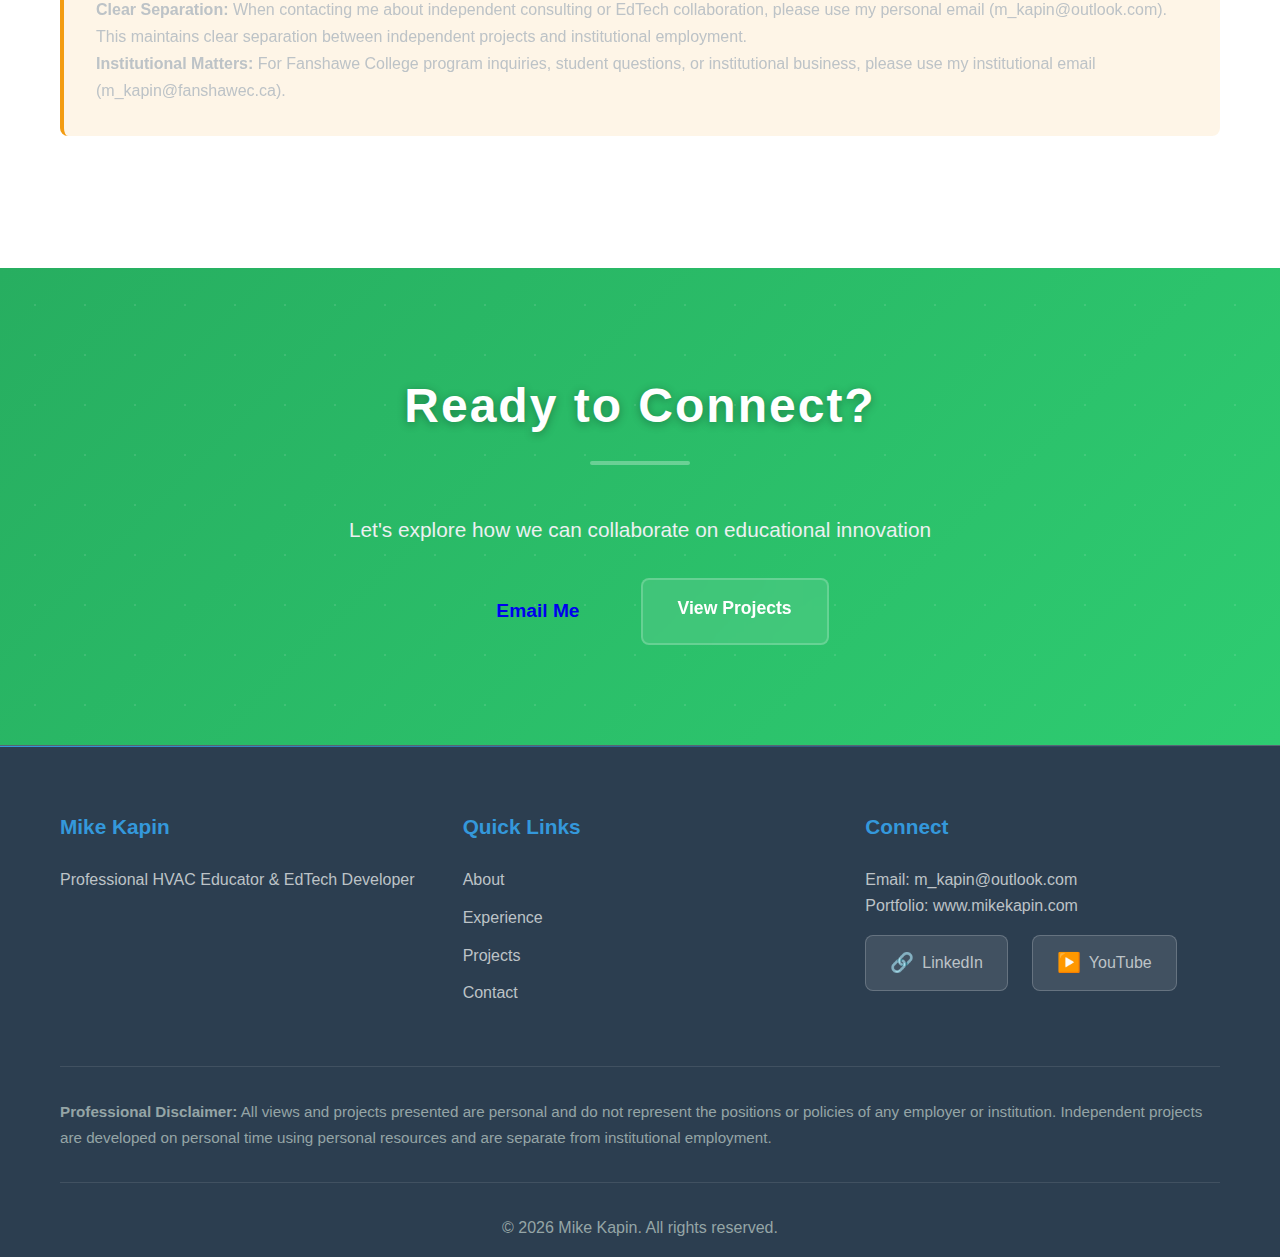
<file: contact.html>
<!DOCTYPE html>
<html lang="en">
<head>
    <meta charset="UTF-8">
    <meta name="viewport" content="width=device-width, initial-scale=1.0">
    <title>Contact | Mike Kapin</title>
    <link rel="stylesheet" href="styles.css">
</head>
<body class="page-contact">
    <nav class="navbar">
        <div class="nav-container">
            <div class="logo">MIKE KAPIN</div>
            <ul class="nav-menu">
                <li><a href="index.html">Home</a></li>
                <li><a href="about.html">About</a></li>
                <li><a href="experience.html">Experience</a></li>
                <li><a href="technical.html">Technical Skills</a></li>
                <li><a href="projects.html">Projects</a></li>
                <li><a href="consulting.html">Consulting</a></li>
                <li><a href="contact.html" class="active">Contact</a></li>
            </ul>
        </div>
    </nav>

    <header class="hero">
    </header>

    <section class="hero-intro">
        <div class="container">
            <h1 style="font-size: 3rem; color: var(--text-white); margin-bottom: 1rem;">Get in Touch</h1>
            <p class="hero-subtitle-below">Let's Discuss Educational Innovation & Technical Collaboration</p>
        </div>
    </section>

    <section>
        <div class="container">
            <p class="lead">
                Interested in discussing HVAC education, AI integration for technical training, or EdTech innovation? 
                I'm always open to connecting with fellow educators, industry professionals, and technology enthusiasts.
            </p>
            
            <h2>Contact Information</h2>
            
            <div class="skills-grid">
                <div class="skill-category">
                    <h3>📧 Professional Inquiries</h3>
                    <p><strong>Email:</strong> <a href="mailto:m_kapin@outlook.com">m_kapin@outlook.com</a></p>
                    <p style="margin-top: 1rem;">
                        For professional collaborations, consulting inquiries, EdTech projects, and independent venture discussions.
                    </p>
                </div>
                
                <div class="skill-category">
                    <h3>🏫 Fanshawe College Inquiries</h3>
                    <p><strong>Email:</strong> <a href="mailto:m_kapin@fanshawec.ca">m_kapin@fanshawec.ca</a></p>
                    <p style="margin-top: 1rem;">
                        For Fanshawe College program inquiries, student questions, and institutional matters only.
                    </p>
                </div>
                
                <div class="skill-category">
                    <h3>🚀 EdTech & Projects</h3>
                    <p><strong>Email:</strong> <a href="mailto:m_kapin@outlook.com">m_kapin@outlook.com</a></p>
                    <p style="margin-top: 1rem;">
                        For educational technology inquiries and independent professional projects.
                    </p>
                </div>
            </div>
            
            <div class="disclaimer-box">
                <h4>📞 Contact Preference Note</h4>
                <p>
                    <strong>Email is preferred</strong> for all professional inquiries to ensure proper documentation 
                    and thoughtful responses. This allows me to provide detailed, accurate information and maintain 
                    clear records of our communications.
                </p>
                <p>
                    <strong>Please use the appropriate email address</strong> based on the nature of your inquiry:
                </p>
                <ul>
                    <li><strong>m_kapin@outlook.com</strong> - Independent projects, consulting, EdTech collaboration</li>
                    <li><strong>m_kapin@fanshawec.ca</strong> - Fanshawe College programs and institutional matters</li>
                </ul>
            </div>
            
            <h2 style="margin-top: 4rem;">Areas of Interest</h2>
            
            <div class="competencies-grid">
                <div class="competency-card">
                    <div class="icon">🎓</div>
                    <h3>Educational Consulting</h3>
                    <p>HVAC program development, curriculum design, TSSA compliance, apprenticeship coordination</p>
                </div>
                
                <div class="competency-card">
                    <div class="icon">🤖</div>
                    <h3>AI Integration</h3>
                    <p>Custom AI tool development, MCP server implementation, educational automation systems</p>
                </div>
                
                <div class="competency-card">
                    <div class="icon">💻</div>
                    <h3>EdTech Development</h3>
                    <p>Educational platform design, learning management integration, assessment automation</p>
                </div>
                
                <div class="competency-card">
                    <div class="icon">🔧</div>
                    <h3>Skilled Trades Technology</h3>
                    <p>Technical education innovation, HVAC training tools, certification preparation systems</p>
                </div>
            </div>
            
            <h2 style="margin-top: 4rem;">Collaboration Opportunities</h2>
            
            <div class="experience-card">
                <h3>What I Can Offer</h3>
                <ul>
                    <li><strong>HVAC Education Expertise:</strong> 20+ years industry experience, 10+ years teaching, TSSA G2 certified</li>
                    <li><strong>AI Integration Consulting:</strong> Custom educational tool development, workflow automation, MCP server architecture</li>
                    <li><strong>Curriculum Development:</strong> Complete curriculum design, assessment creation, compliance alignment</li>
                    <li><strong>Technical Training:</strong> AI integration workshops, educational technology best practices, skilled trades education</li>
                    <li><strong>Platform Development:</strong> Custom learning platforms, educational application design, scalable EdTech solutions</li>
                </ul>
            </div>
            
            <div class="experience-card">
                <h3>Potential Projects</h3>
                <p>I'm particularly interested in projects that involve:</p>
                <ul>
                    <li>AI-powered educational tools for skilled trades and technical education</li>
                    <li>Automated assessment and curriculum generation systems</li>
                    <li>Custom MCP server development for domain-specific knowledge</li>
                    <li>Educational platform architecture and implementation</li>
                    <li>HVAC certification preparation systems and training tools</li>
                    <li>Integration of AI into existing educational systems</li>
                    <li>Consulting on educational technology strategy and implementation</li>
                </ul>
            </div>
            
            <h2 style="margin-top: 4rem;">Professional Networks</h2>
            
            <div class="info-box">
                <h3>Industry Connections</h3>
                <p>
                    Active member of the HVAC and educational technology communities with connections to:
                </p>
                <ul>
                    <li>Heating, Refrigeration and Air Conditioning Institute (HRAI)</li>
                    <li>Technical Standards and Safety Authority (TSSA)</li>
                    <li>Canadian community colleges and technical education institutions</li>
                    <li>HVAC equipment manufacturers and suppliers</li>
                    <li>Educational technology developers and innovators</li>
                    <li>AI integration and automation communities</li>
                </ul>
            </div>
            
            <h2 style="margin-top: 4rem;">Response Times</h2>
            
            <div class="info-box">
                <h3>What to Expect</h3>
                <p>
                    I typically respond to professional inquiries within 24-48 hours during business days 
                    (Monday-Friday). For Fanshawe College institutional matters, responses follow institutional 
                    communication policies.
                </p>
                <p>
                    <strong>Please note:</strong> I maintain clear boundaries between personal time and professional 
                    commitments. All independent project work and consulting occurs outside of institutional employment hours.
                </p>
            </div>
            
            <div class="disclaimer-box">
                <h4>🔔 Professional Boundaries</h4>
                <p>
                    <strong>Clear Separation:</strong> When contacting me about independent consulting 
                    or EdTech collaboration, please use my personal email (m_kapin@outlook.com). This maintains clear 
                    separation between independent projects and institutional employment.
                </p>
                <p>
                    <strong>Institutional Matters:</strong> For Fanshawe College program inquiries, student questions, 
                    or institutional business, please use my institutional email (m_kapin@fanshawec.ca).
                </p>
            </div>
        </div>
    </section>

    <section class="cta-section">
        <div class="container">
            <h2>Ready to Connect?</h2>
            <p>Let's explore how we can collaborate on educational innovation</p>
            <div style="display: flex; gap: 1rem; justify-content: center; margin-top: 2rem;">
                <a href="mailto:m_kapin@outlook.com" class="btn btn-large">Email Me</a>
                <a href="projects.html" class="btn btn-secondary">View Projects</a>
            </div>
        </div>
    </section>

    <footer>
        <div class="container">
            <div class="footer-content">
                <div class="footer-section">
                    <h4>Mike Kapin</h4>
                    <p>Professional HVAC Educator & EdTech Developer</p>
                </div>
                
                <div class="footer-section">
                    <h4>Quick Links</h4>
                    <ul>
                        <li><a href="about.html">About</a></li>
                        <li><a href="experience.html">Experience</a></li>
                        <li><a href="projects.html">Projects</a></li>
                        <li><a href="contact.html">Contact</a></li>
                    </ul>
                </div>
                
                <div class="footer-section">
                    <h4>Connect</h4>
                    <p>Email: <a href="mailto:m_kapin@outlook.com">m_kapin@outlook.com</a></p>
                    <p>Portfolio: <a href="https://www.mikekapin.com">www.mikekapin.com</a></p>
                    <div class="social-links">
                        <a href="https://www.linkedin.com/in/michael-kapin-b38749370/" target="_blank" class="social-link" title="Connect on LinkedIn">
                            <span class="social-icon">🔗</span> LinkedIn
                        </a>
                        <a href="https://www.youtube.com/channel/UCWp7BGt8Bq68IuAuOfWJmJA" target="_blank" class="social-link" title="YouTube Channel">
                            <span class="social-icon">▶️</span> YouTube
                        </a>
                    </div>
                </div>
            </div>
            
            <div class="footer-disclaimer">
                <p><strong>Professional Disclaimer:</strong> All views and projects presented are personal and do not represent 
                the positions or policies of any employer or institution. Independent projects are developed on personal time using personal resources and are separate from institutional employment.</p>
            </div>
            
            <div class="footer-bottom">
                <p>&copy; 2026 Mike Kapin. All rights reserved.</p>
            </div>
        </div>
    </footer>
</body>
</html>
</file>
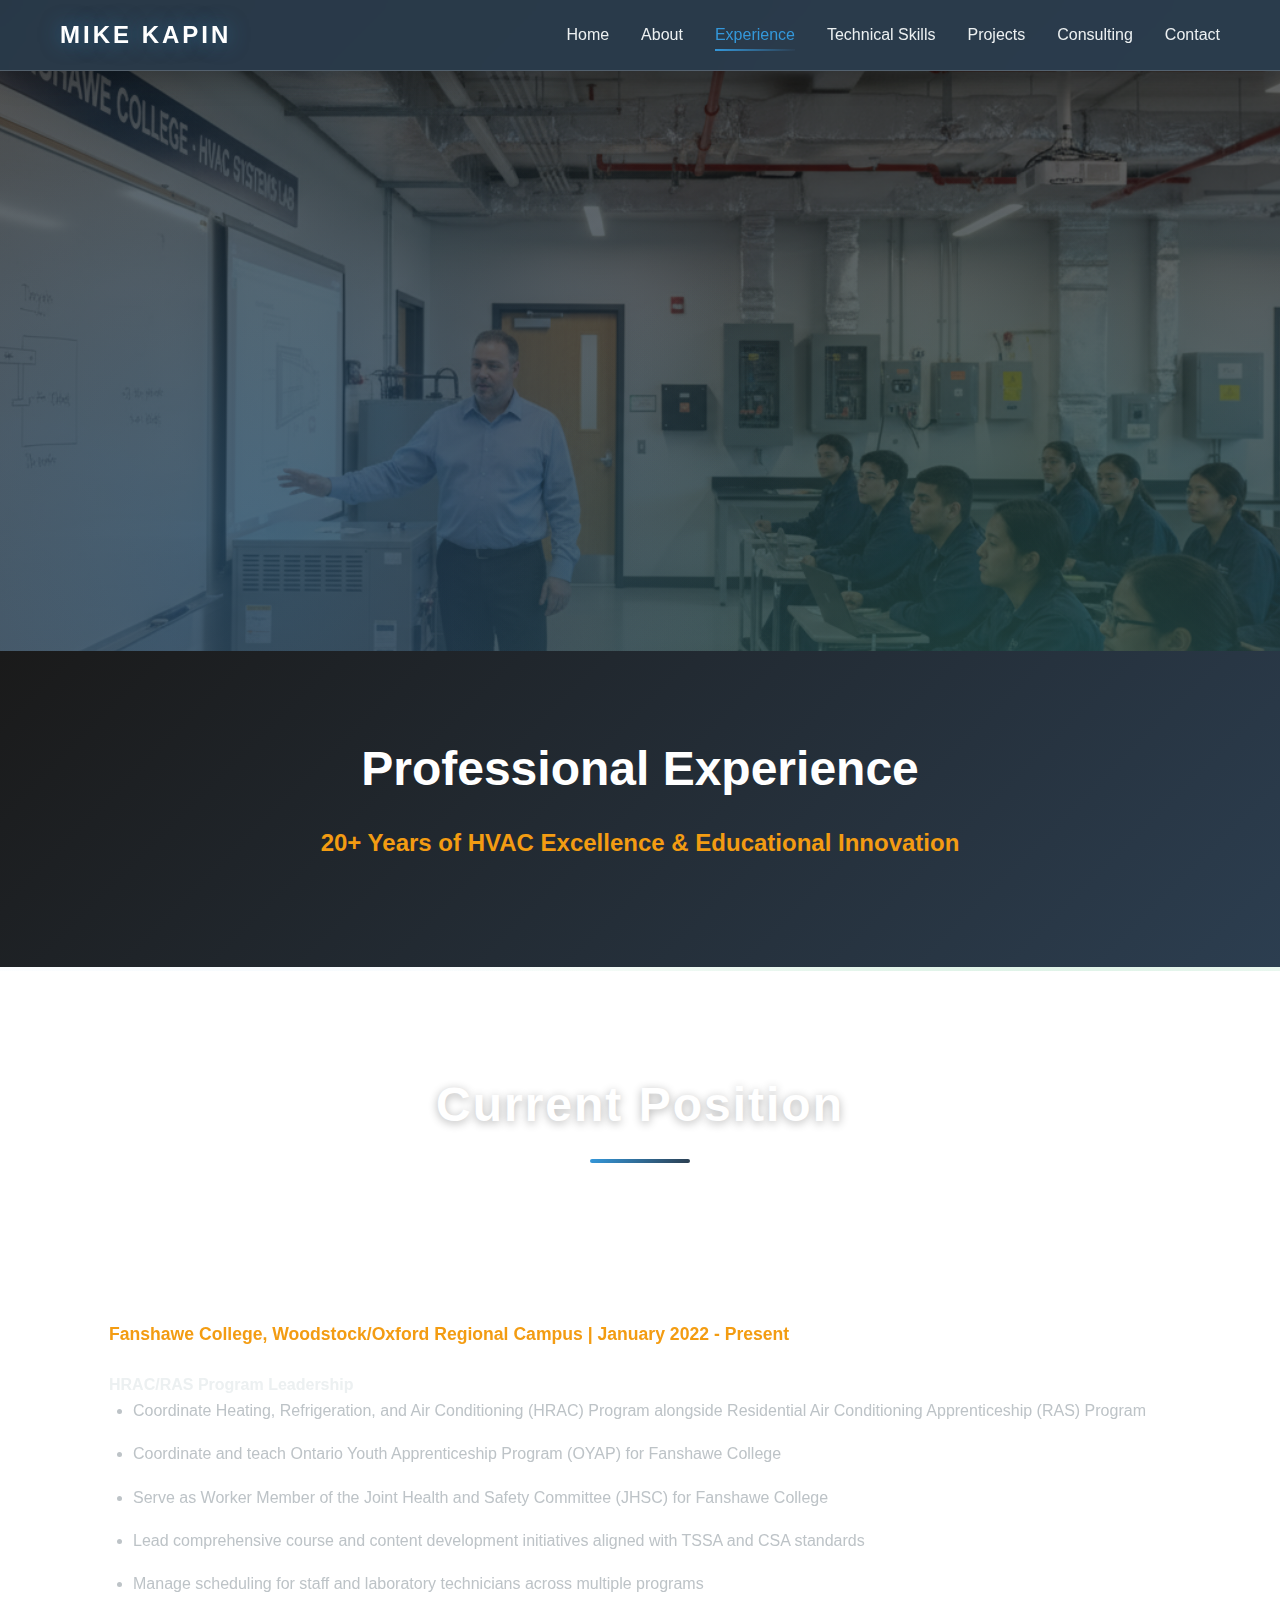
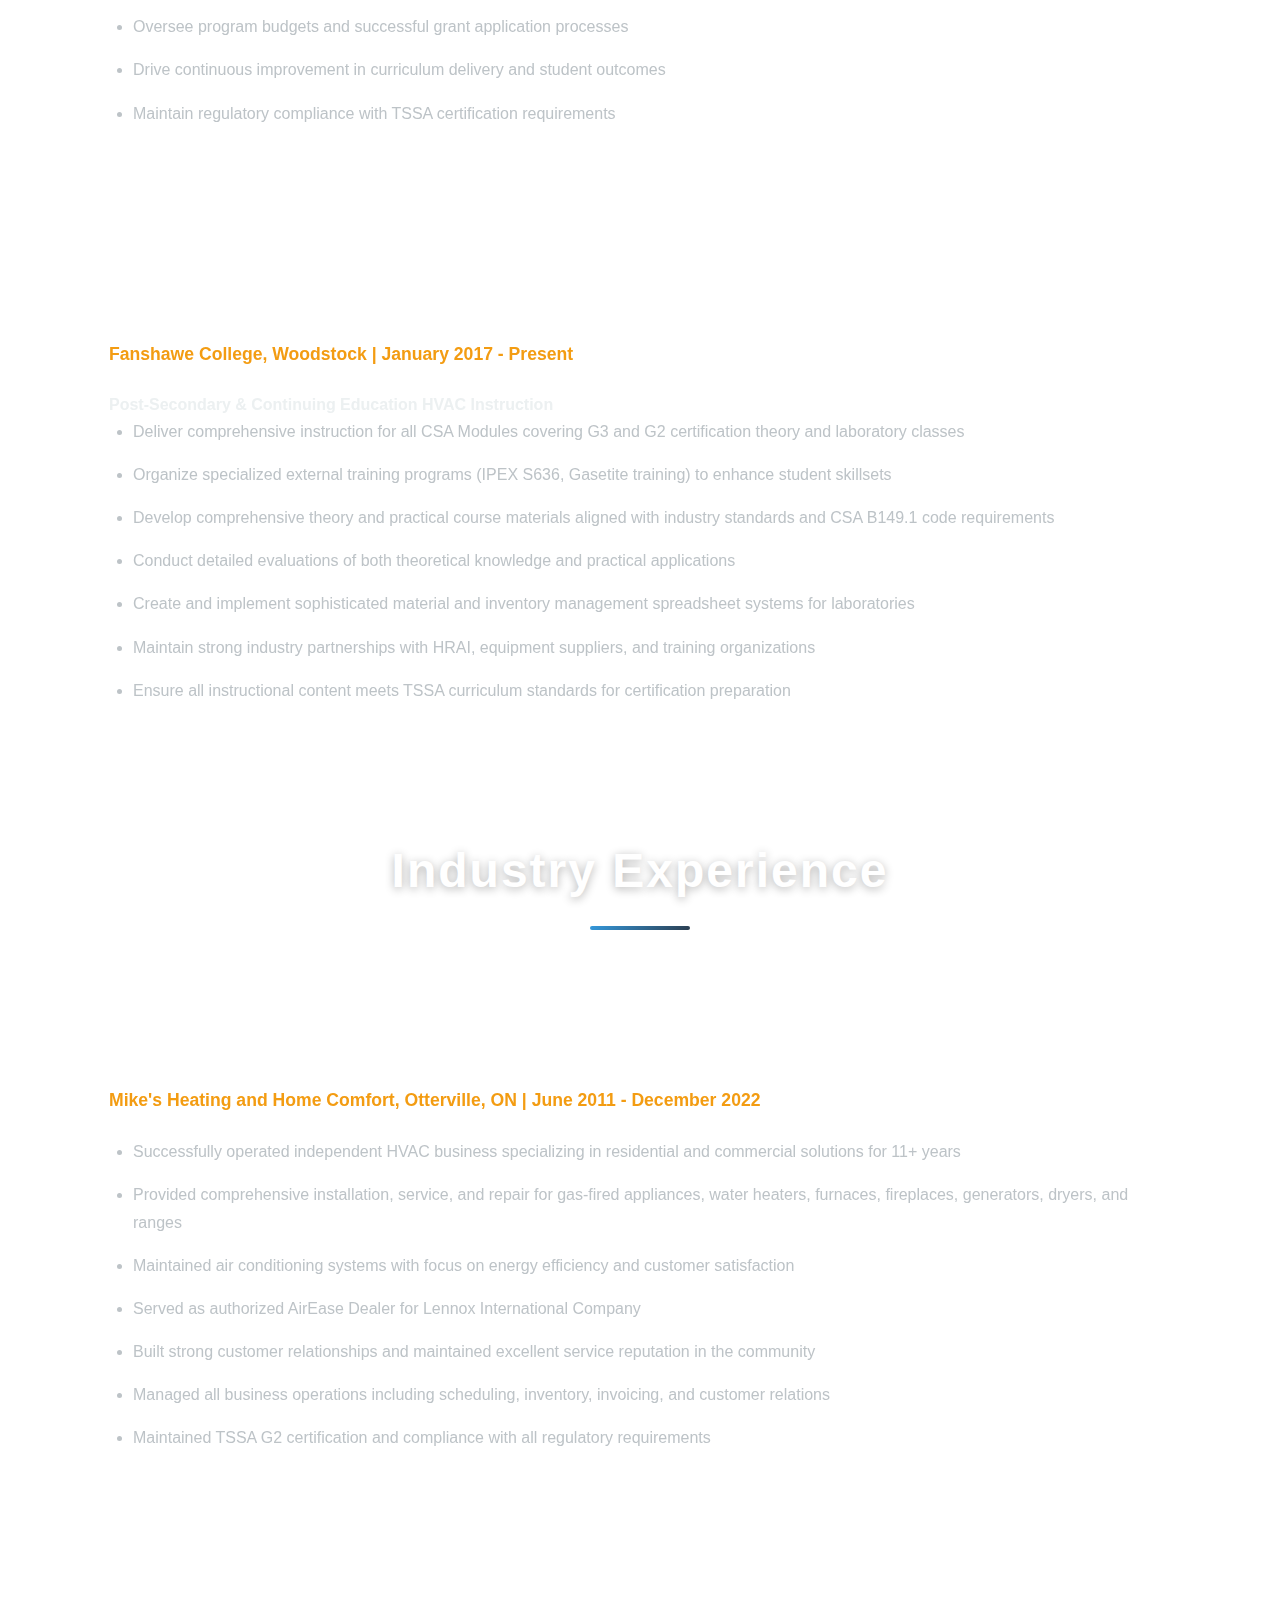
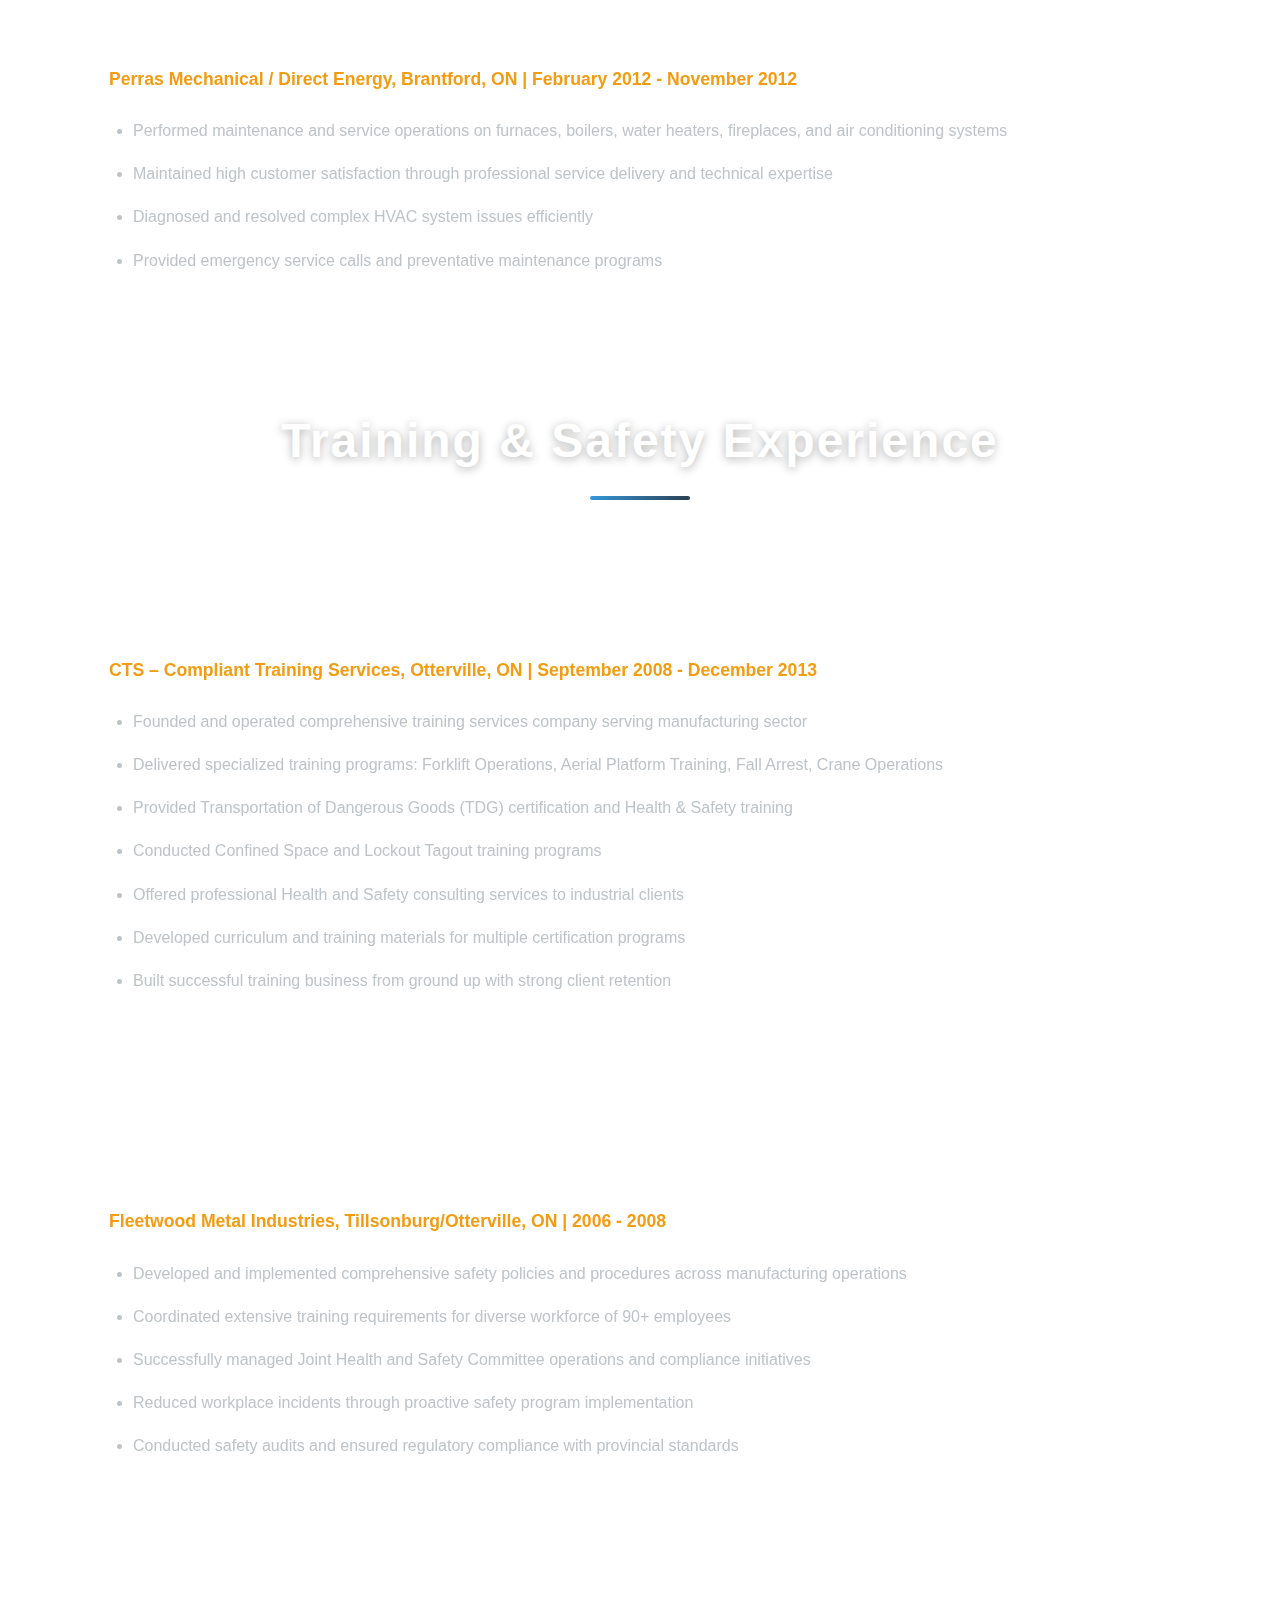
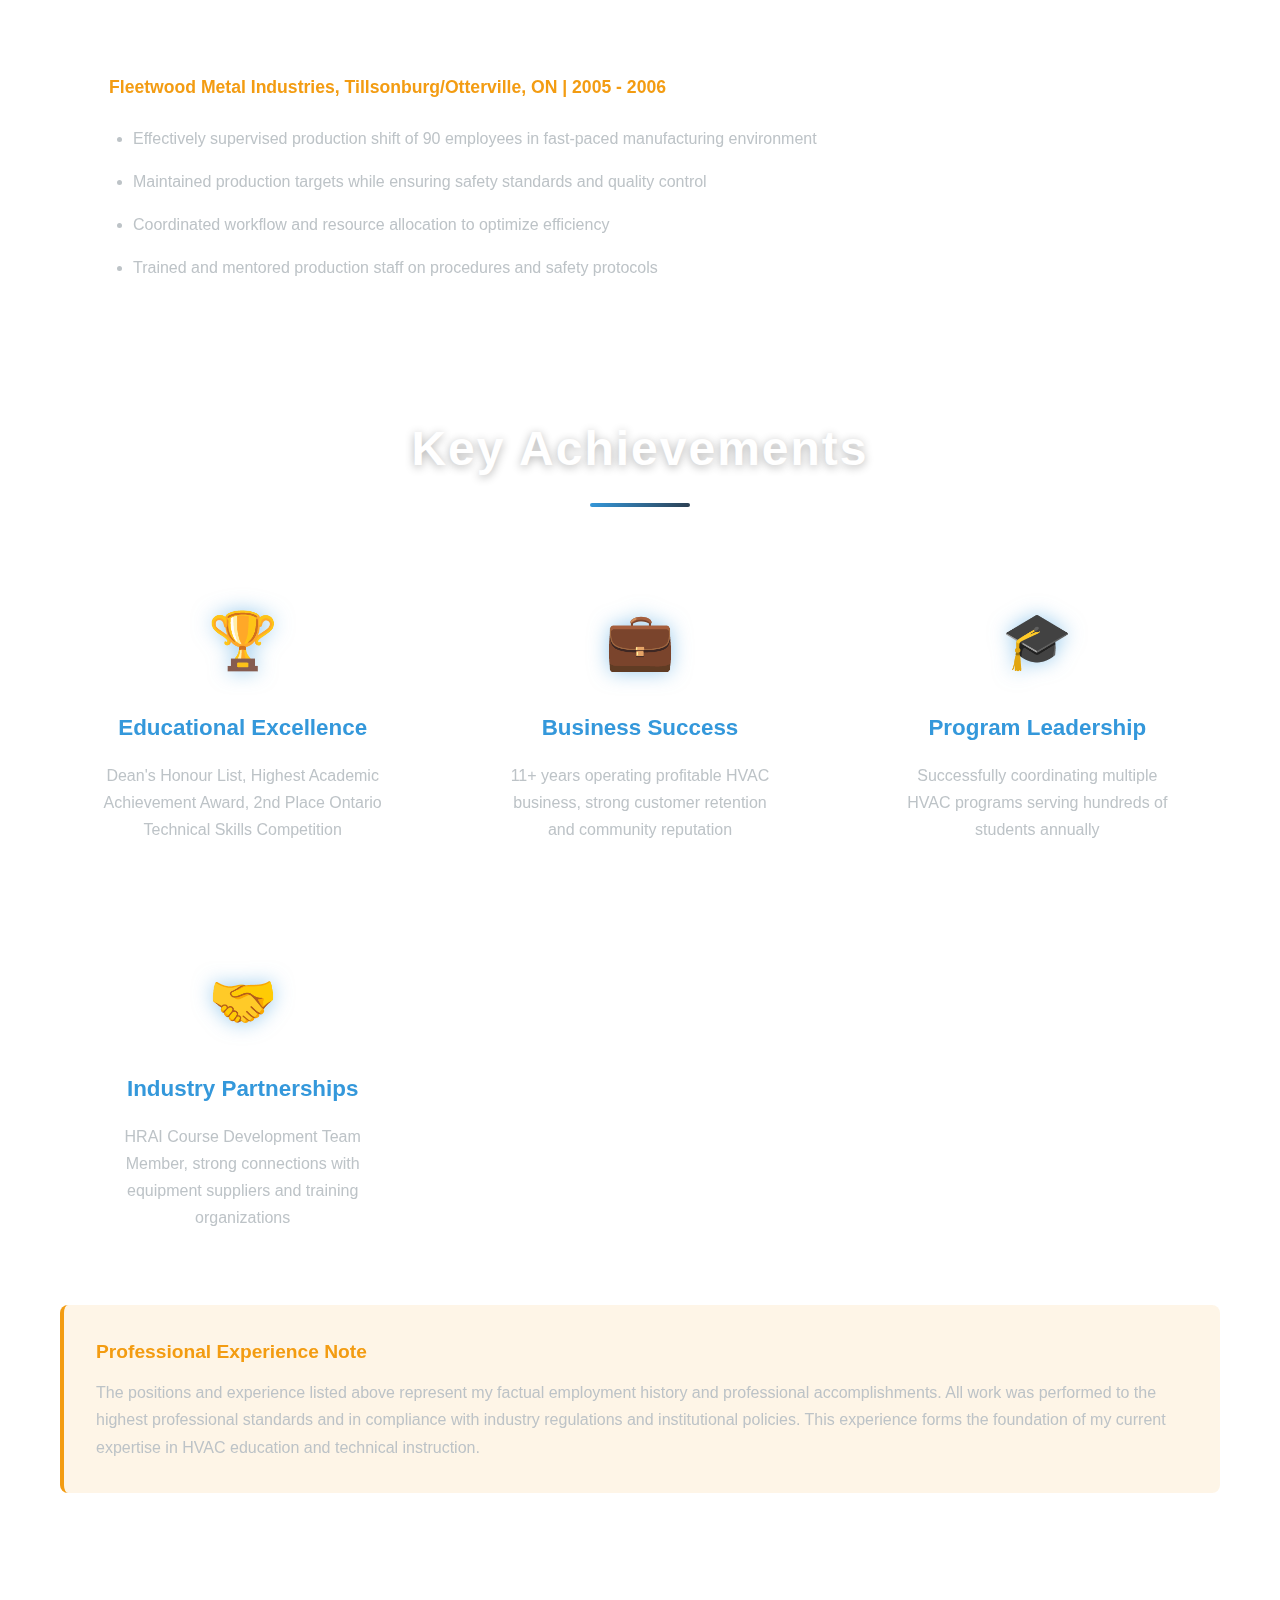
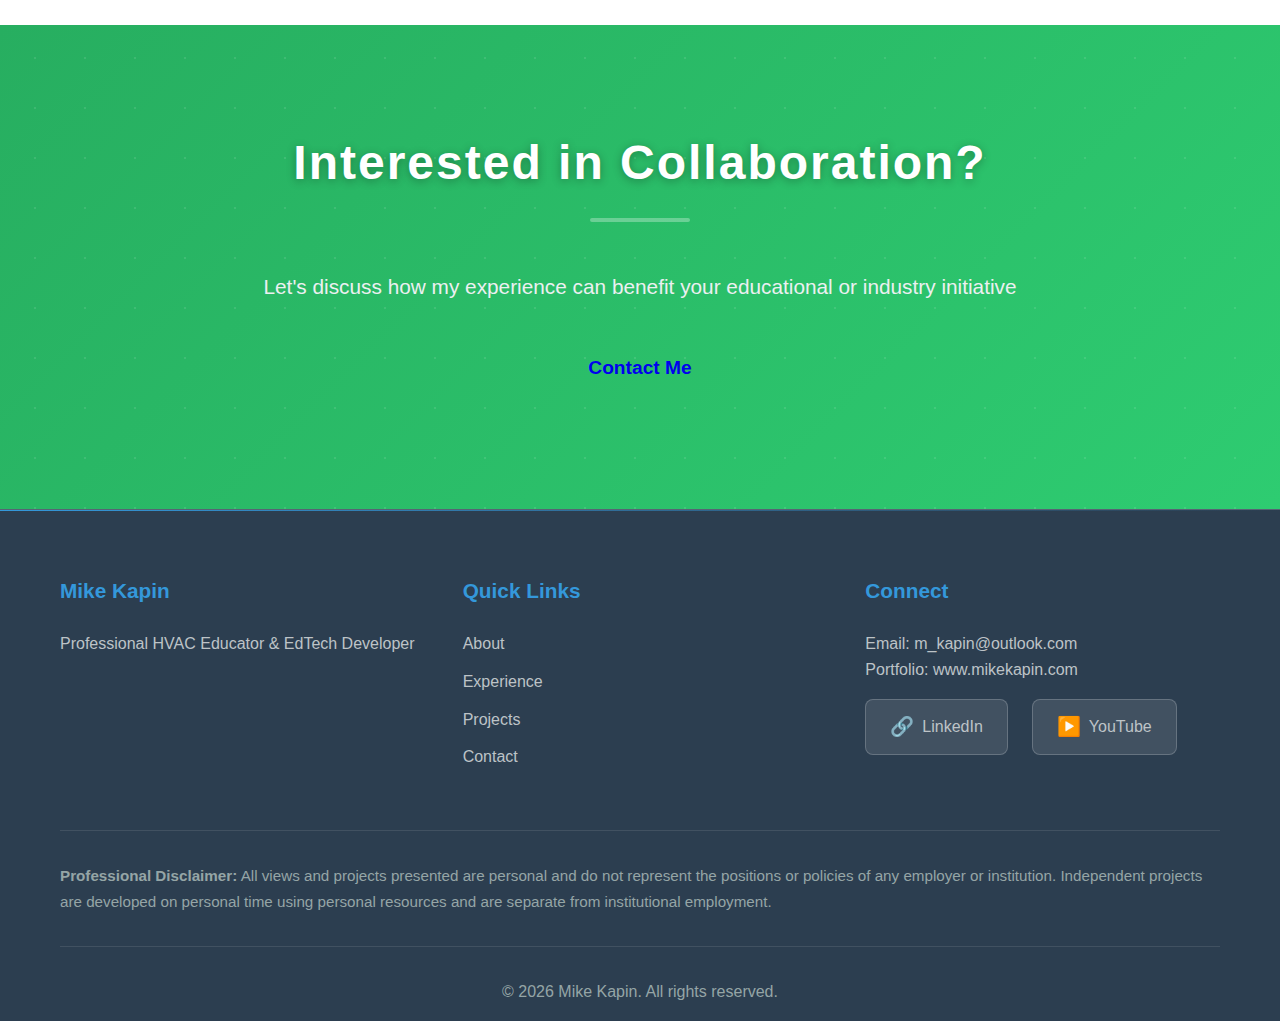
<file: experience.html>
<!DOCTYPE html>
<html lang="en">
<head>
    <meta charset="UTF-8">
    <meta name="viewport" content="width=device-width, initial-scale=1.0">
    <title>Professional Experience | Mike Kapin</title>
    <link rel="stylesheet" href="styles.css">
</head>
<body class="page-experience">
    <nav class="navbar">
        <div class="nav-container">
            <div class="logo">MIKE KAPIN</div>
            <ul class="nav-menu">
                <li><a href="index.html">Home</a></li>
                <li><a href="about.html">About</a></li>
                <li><a href="experience.html" class="active">Experience</a></li>
                <li><a href="technical.html">Technical Skills</a></li>
                <li><a href="projects.html">Projects</a></li>
                <li><a href="consulting.html">Consulting</a></li>
                <li><a href="contact.html">Contact</a></li>
            </ul>
        </div>
    </nav>

    <header class="hero">
    </header>

    <section class="hero-intro">
        <div class="container">
            <h1 style="font-size: 3rem; color: var(--text-white); margin-bottom: 1rem;">Professional Experience</h1>
            <p class="hero-subtitle-below">20+ Years of HVAC Excellence & Educational Innovation</p>
        </div>
    </section>

    <section>
        <div class="container">
            <h2>Current Position</h2>

            <div class="experience-card">
                <h3>Program Coordinator & Full-Time Faculty</h3>
                <p class="experience-meta">Fanshawe College, Woodstock/Oxford Regional Campus | January 2022 - Present</p>

                <p><strong>HRAC/RAS Program Leadership</strong></p>
                <ul>
                    <li>Coordinate Heating, Refrigeration, and Air Conditioning (HRAC) Program alongside Residential Air Conditioning Apprenticeship (RAS) Program</li>
                    <li>Coordinate and teach Ontario Youth Apprenticeship Program (OYAP) for Fanshawe College</li>
                    <li>Serve as Worker Member of the Joint Health and Safety Committee (JHSC) for Fanshawe College</li>
                    <li>Lead comprehensive course and content development initiatives aligned with TSSA and CSA standards</li>
                    <li>Manage scheduling for staff and laboratory technicians across multiple programs</li>
                    <li>Oversee program budgets and successful grant application processes</li>
                    <li>Drive continuous improvement in curriculum delivery and student outcomes</li>
                    <li>Maintain regulatory compliance with TSSA certification requirements</li>
                </ul>
            </div>

            <div class="experience-card">
                <h3>Professor - HVAC Technical Instruction</h3>
                <p class="experience-meta">Fanshawe College, Woodstock | January 2017 - Present</p>

                <p><strong>Post-Secondary & Continuing Education HVAC Instruction</strong></p>
                <ul>
                    <li>Deliver comprehensive instruction for all CSA Modules covering G3 and G2 certification theory and laboratory classes</li>
                    <li>Organize specialized external training programs (IPEX S636, Gasetite training) to enhance student skillsets</li>
                    <li>Develop comprehensive theory and practical course materials aligned with industry standards and CSA B149.1 code requirements</li>
                    <li>Conduct detailed evaluations of both theoretical knowledge and practical applications</li>
                    <li>Create and implement sophisticated material and inventory management spreadsheet systems for laboratories</li>
                    <li>Maintain strong industry partnerships with HRAI, equipment suppliers, and training organizations</li>
                    <li>Ensure all instructional content meets TSSA curriculum standards for certification preparation</li>
                </ul>
            </div>

            <h2 style="margin-top: 4rem;">Industry Experience</h2>

            <div class="experience-card">
                <h3>Owner & Gas Technician</h3>
                <p class="experience-meta">Mike's Heating and Home Comfort, Otterville, ON | June 2011 - December 2022</p>

                <ul>
                    <li>Successfully operated independent HVAC business specializing in residential and commercial solutions for 11+ years</li>
                    <li>Provided comprehensive installation, service, and repair for gas-fired appliances, water heaters, furnaces, fireplaces, generators, dryers, and ranges</li>
                    <li>Maintained air conditioning systems with focus on energy efficiency and customer satisfaction</li>
                    <li>Served as authorized AirEase Dealer for Lennox International Company</li>
                    <li>Built strong customer relationships and maintained excellent service reputation in the community</li>
                    <li>Managed all business operations including scheduling, inventory, invoicing, and customer relations</li>
                    <li>Maintained TSSA G2 certification and compliance with all regulatory requirements</li>
                </ul>
            </div>

            <div class="experience-card">
                <h3>Service Technician</h3>
                <p class="experience-meta">Perras Mechanical / Direct Energy, Brantford, ON | February 2012 - November 2012</p>

                <ul>
                    <li>Performed maintenance and service operations on furnaces, boilers, water heaters, fireplaces, and air conditioning systems</li>
                    <li>Maintained high customer satisfaction through professional service delivery and technical expertise</li>
                    <li>Diagnosed and resolved complex HVAC system issues efficiently</li>
                    <li>Provided emergency service calls and preventative maintenance programs</li>
                </ul>
            </div>

            <h2 style="margin-top: 4rem;">Training & Safety Experience</h2>

            <div class="experience-card">
                <h3>Business Owner & Instructor</h3>
                <p class="experience-meta">CTS – Compliant Training Services, Otterville, ON | September 2008 - December 2013</p>

                <ul>
                    <li>Founded and operated comprehensive training services company serving manufacturing sector</li>
                    <li>Delivered specialized training programs: Forklift Operations, Aerial Platform Training, Fall Arrest, Crane Operations</li>
                    <li>Provided Transportation of Dangerous Goods (TDG) certification and Health & Safety training</li>
                    <li>Conducted Confined Space and Lockout Tagout training programs</li>
                    <li>Offered professional Health and Safety consulting services to industrial clients</li>
                    <li>Developed curriculum and training materials for multiple certification programs</li>
                    <li>Built successful training business from ground up with strong client retention</li>
                </ul>
            </div>

            <div class="experience-card">
                <h3>Health & Safety Coordinator</h3>
                <p class="experience-meta">Fleetwood Metal Industries, Tillsonburg/Otterville, ON | 2006 - 2008</p>

                <ul>
                    <li>Developed and implemented comprehensive safety policies and procedures across manufacturing operations</li>
                    <li>Coordinated extensive training requirements for diverse workforce of 90+ employees</li>
                    <li>Successfully managed Joint Health and Safety Committee operations and compliance initiatives</li>
                    <li>Reduced workplace incidents through proactive safety program implementation</li>
                    <li>Conducted safety audits and ensured regulatory compliance with provincial standards</li>
                </ul>
            </div>

            <div class="experience-card">
                <h3>Production Supervisor</h3>
                <p class="experience-meta">Fleetwood Metal Industries, Tillsonburg/Otterville, ON | 2005 - 2006</p>

                <ul>
                    <li>Effectively supervised production shift of 90 employees in fast-paced manufacturing environment</li>
                    <li>Maintained production targets while ensuring safety standards and quality control</li>
                    <li>Coordinated workflow and resource allocation to optimize efficiency</li>
                    <li>Trained and mentored production staff on procedures and safety protocols</li>
                </ul>
            </div>

            <h2 style="margin-top: 4rem;">Key Achievements</h2>

            <div class="competencies-grid">
                <div class="competency-card">
                    <div class="icon">🏆</div>
                    <h3>Educational Excellence</h3>
                    <p>Dean's Honour List, Highest Academic Achievement Award, 2nd Place Ontario Technical Skills Competition</p>
                </div>

                <div class="competency-card">
                    <div class="icon">💼</div>
                    <h3>Business Success</h3>
                    <p>11+ years operating profitable HVAC business, strong customer retention and community reputation</p>
                </div>

                <div class="competency-card">
                    <div class="icon">🎓</div>
                    <h3>Program Leadership</h3>
                    <p>Successfully coordinating multiple HVAC programs serving hundreds of students annually</p>
                </div>

                <div class="competency-card">
                    <div class="icon">🤝</div>
                    <h3>Industry Partnerships</h3>
                    <p>HRAI Course Development Team Member, strong connections with equipment suppliers and training organizations</p>
                </div>
            </div>

            <div class="disclaimer-box">
                <h4>Professional Experience Note</h4>
                <p>
                    The positions and experience listed above represent my factual employment history and professional
                    accomplishments. All work was performed to the highest professional standards and in compliance with
                    industry regulations and institutional policies. This experience forms the foundation of my current
                    expertise in HVAC education and technical instruction.
                </p>
            </div>
        </div>
    </section>

    <section class="cta-section">
        <div class="container">
            <h2>Interested in Collaboration?</h2>
            <p>Let's discuss how my experience can benefit your educational or industry initiative</p>
            <a href="contact.html" class="btn btn-large">Contact Me</a>
        </div>
    </section>

    <footer>
        <div class="container">
            <div class="footer-content">
                <div class="footer-section">
                    <h4>Mike Kapin</h4>
                    <p>Professional HVAC Educator & EdTech Developer</p>
                </div>

                <div class="footer-section">
                    <h4>Quick Links</h4>
                    <ul>
                        <li><a href="about.html">About</a></li>
                        <li><a href="experience.html">Experience</a></li>
                        <li><a href="projects.html">Projects</a></li>
                        <li><a href="contact.html">Contact</a></li>
                    </ul>
                </div>

                <div class="footer-section">
                    <h4>Connect</h4>
                    <p>Email: <a href="mailto:m_kapin@outlook.com">m_kapin@outlook.com</a></p>
                    <p>Portfolio: <a href="https://www.mikekapin.com">www.mikekapin.com</a></p>
                    <div class="social-links">
                        <a href="https://www.linkedin.com/in/michael-kapin-b38749370/" target="_blank" class="social-link" title="Connect on LinkedIn">
                            <span class="social-icon">🔗</span> LinkedIn
                        </a>
                        <a href="https://www.youtube.com/channel/UCWp7BGt8Bq68IuAuOfWJmJA" target="_blank" class="social-link" title="YouTube Channel">
                            <span class="social-icon">▶️</span> YouTube
                        </a>
                    </div>
                </div>
            </div>

            <div class="footer-disclaimer">
                <p><strong>Professional Disclaimer:</strong> All views and projects presented are personal and do not represent
                the positions or policies of any employer or institution. Independent projects are developed on personal time using personal resources and are separate from institutional employment.</p>
            </div>

            <div class="footer-bottom">
                <p>&copy; 2026 Mike Kapin. All rights reserved.</p>
            </div>
        </div>
    </footer>
</body>
</html>
</file>
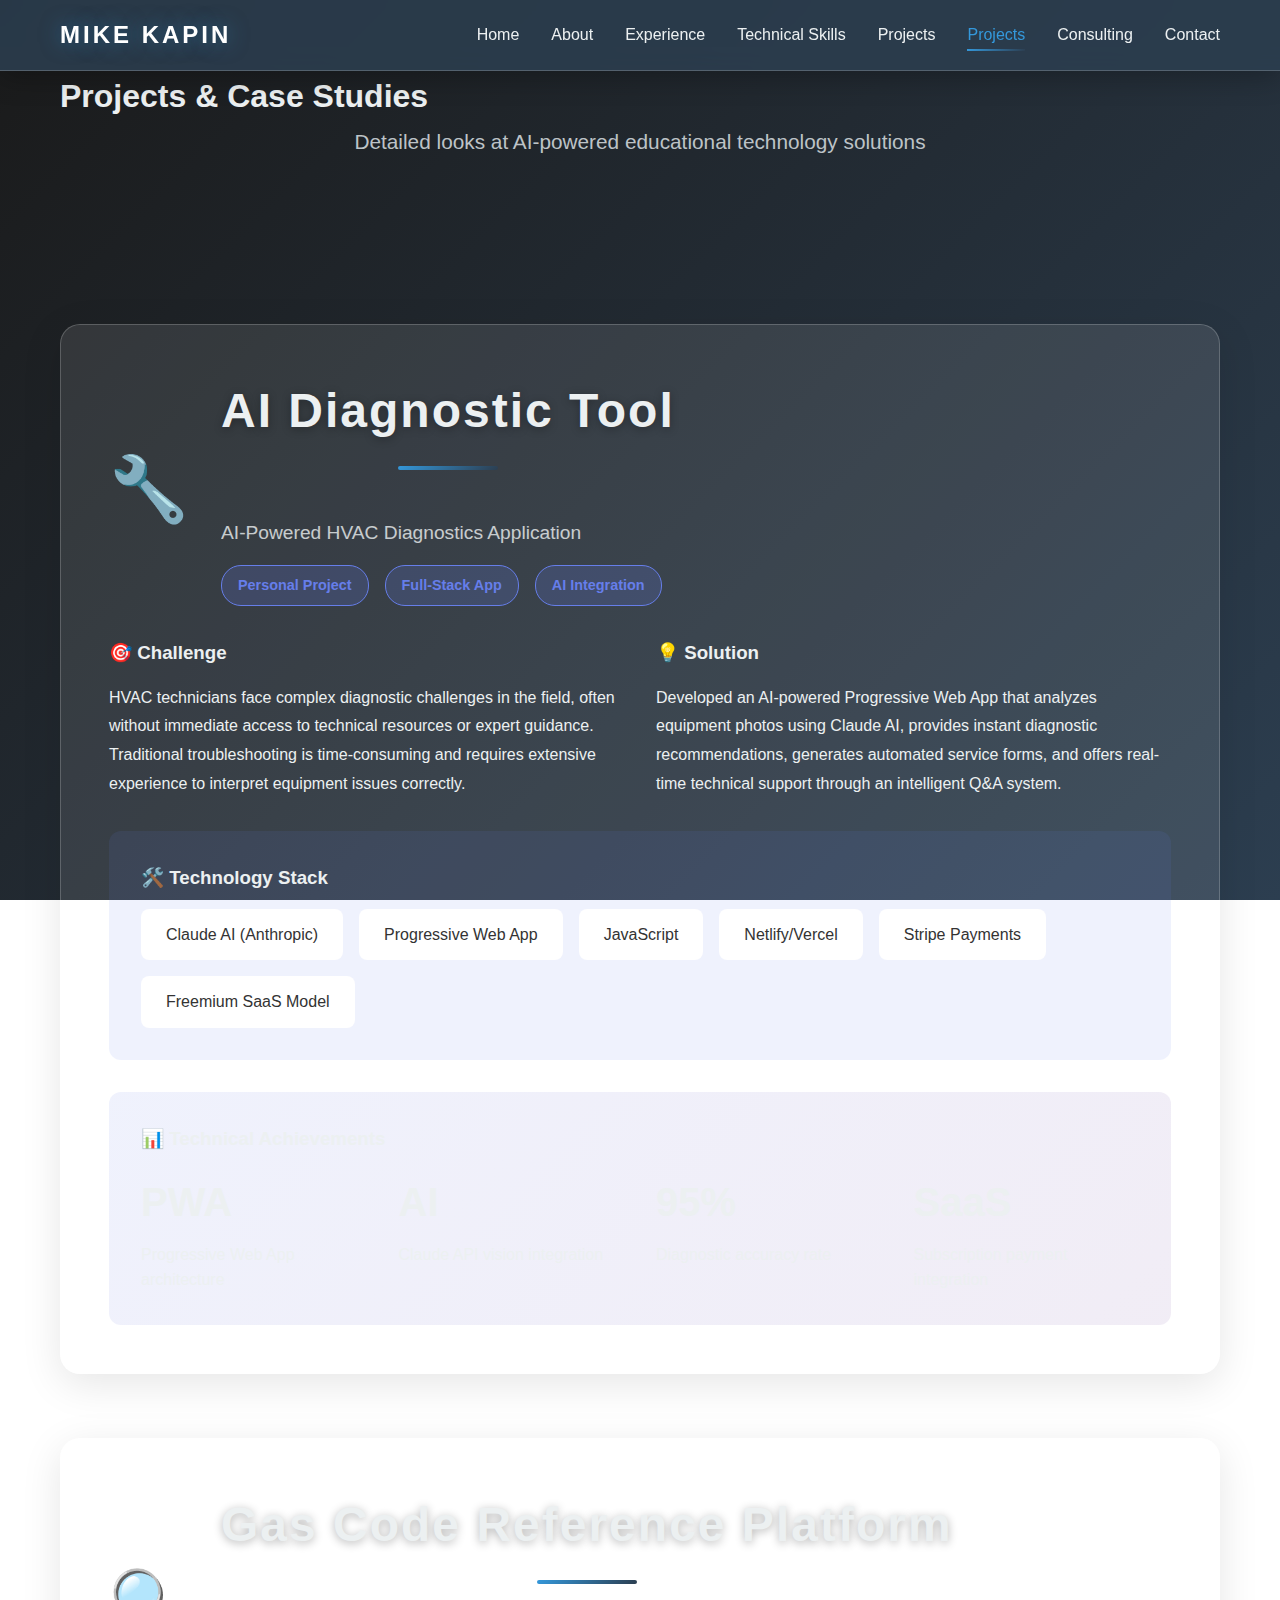
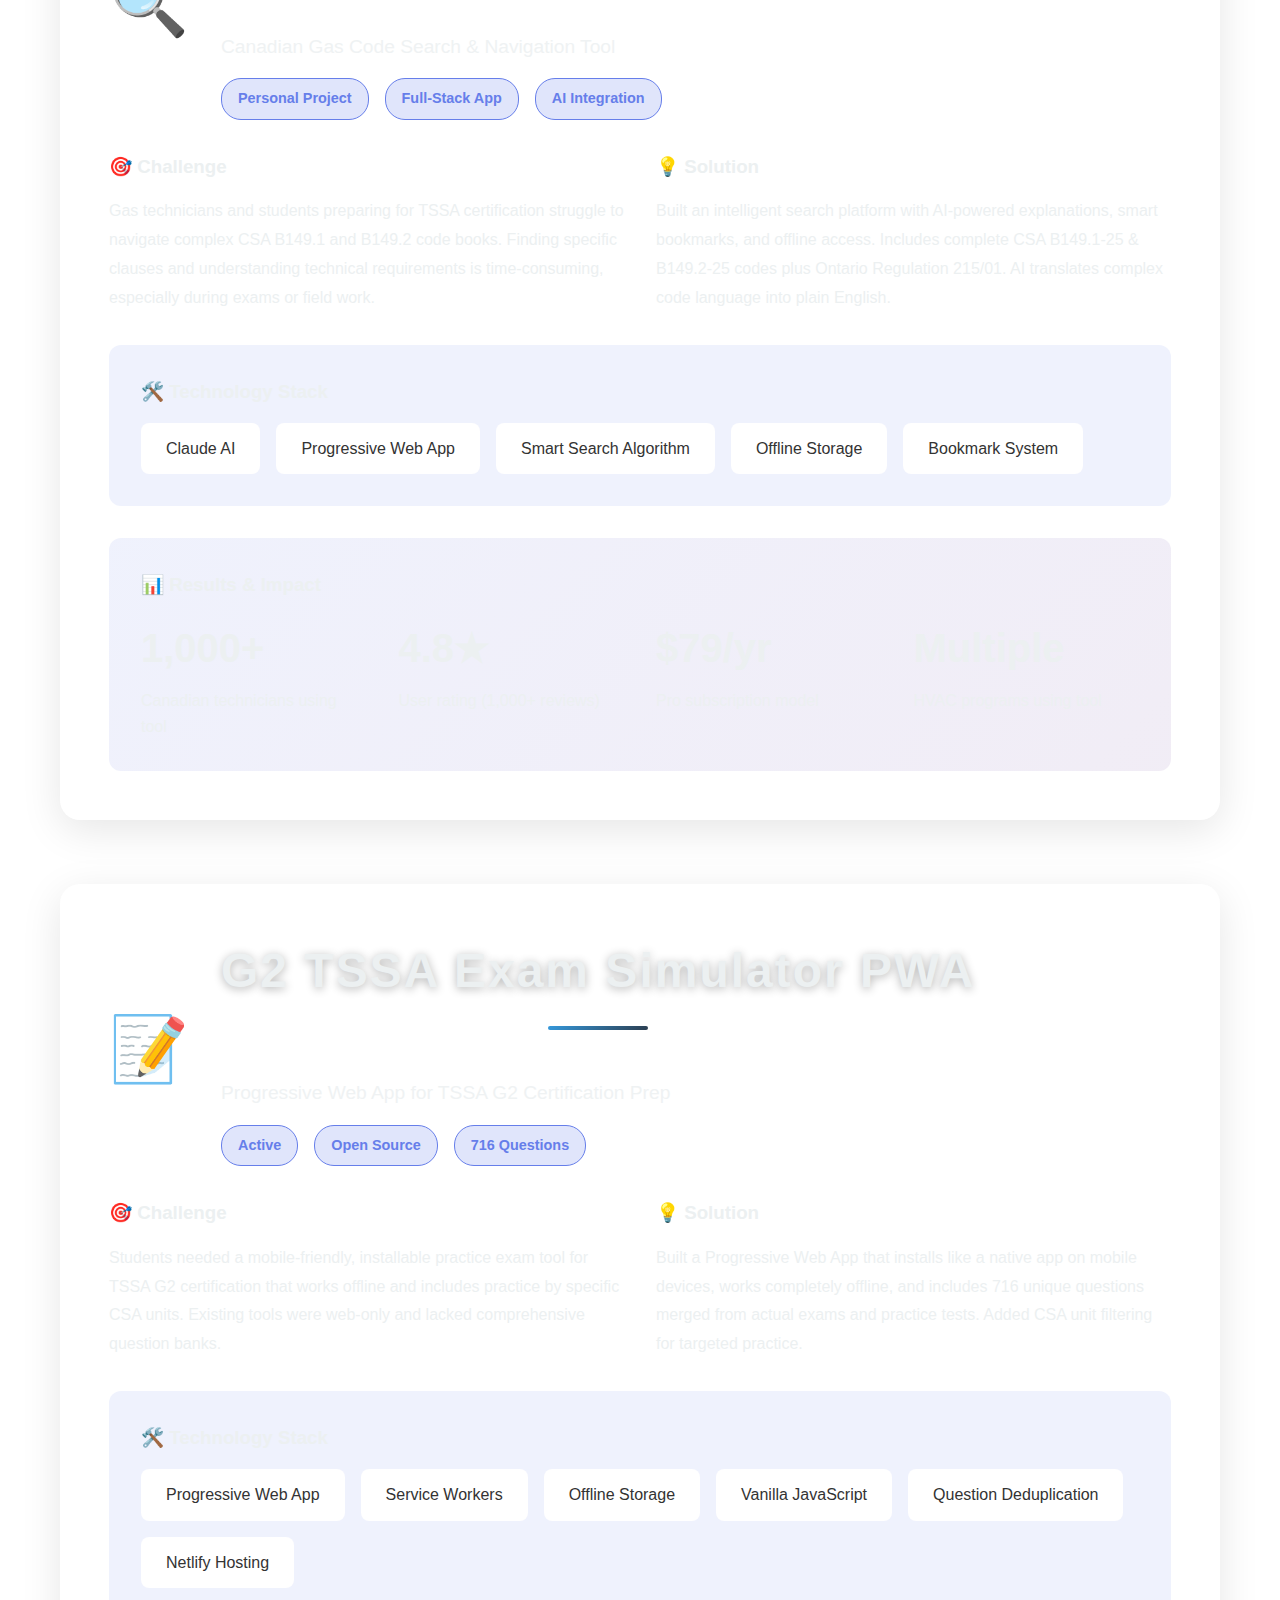
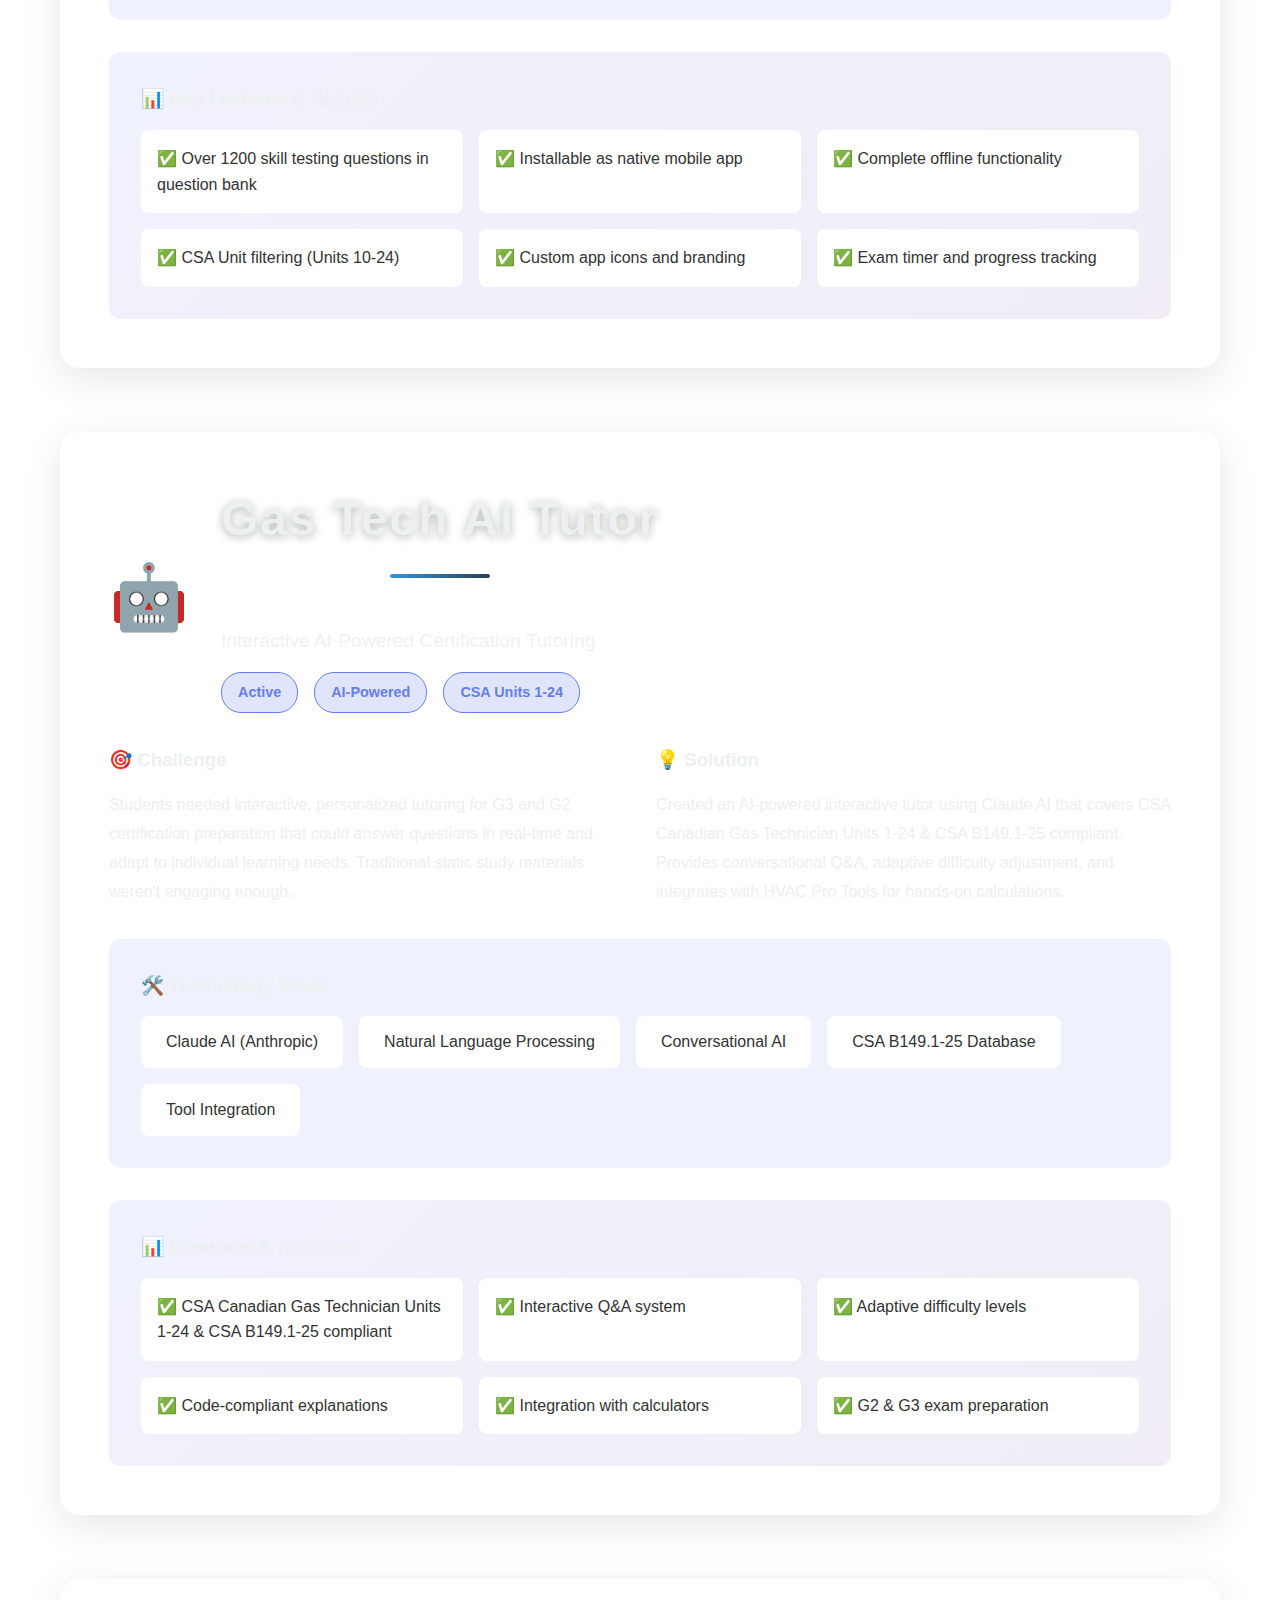
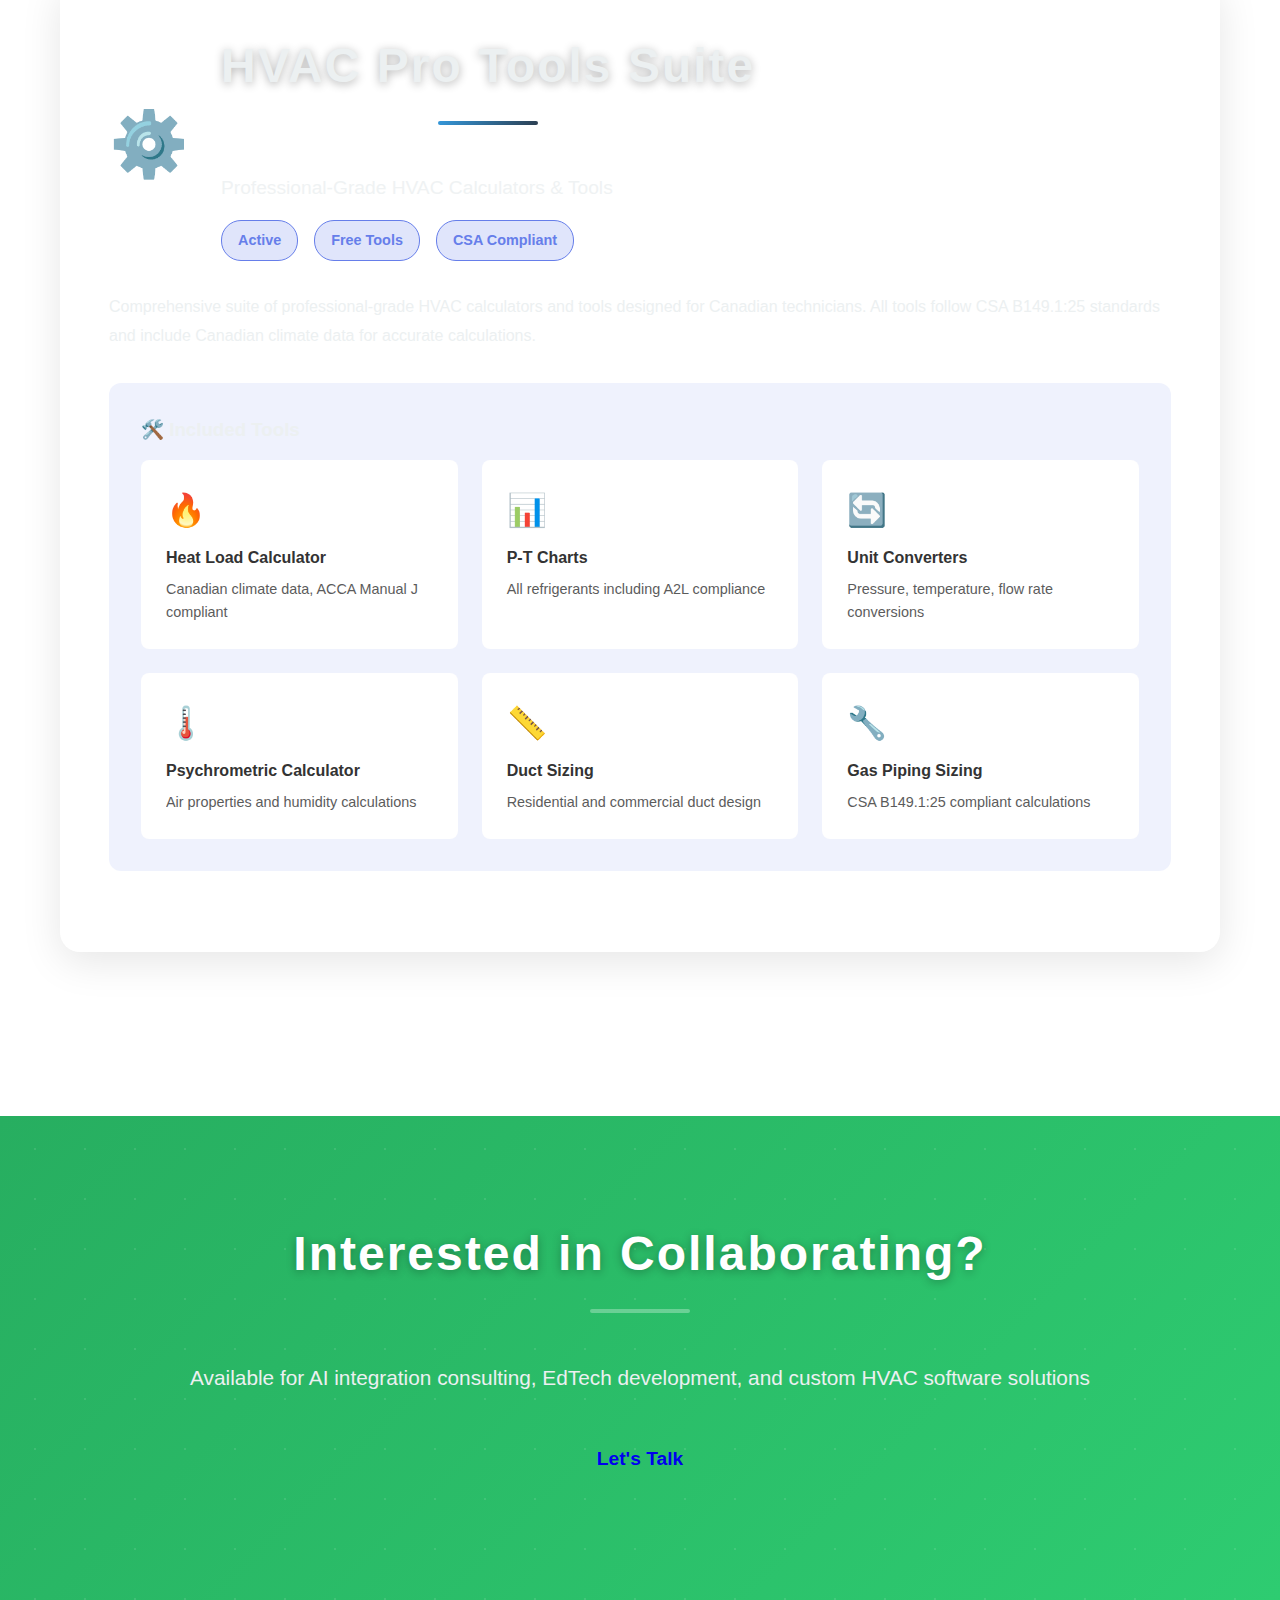
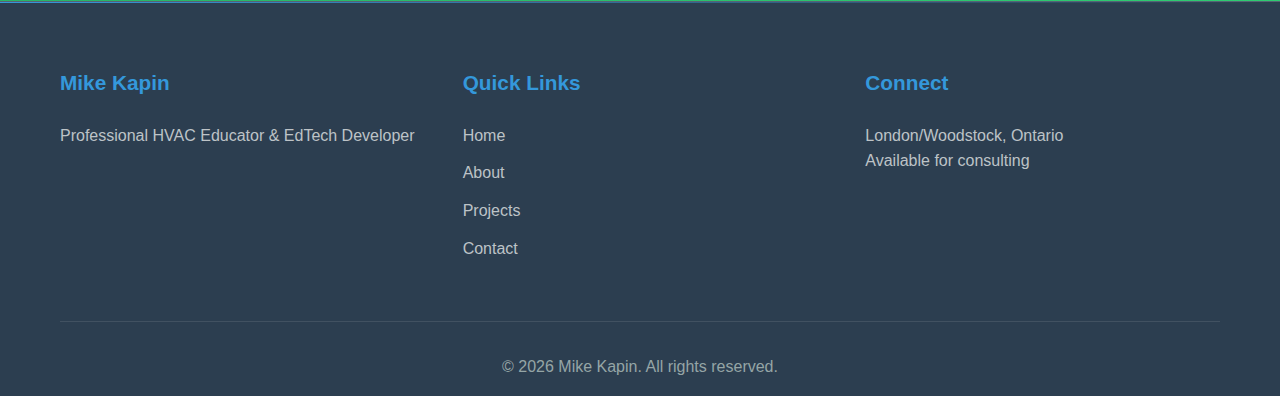
<file: lark-labs.html>
<!DOCTYPE html>
<html lang="en">
<head>
<meta charset="UTF-8">
<meta http-equiv="refresh" content="0;url=projects.html">
<title>Redirecting...</title>
</head>
<body>
<p>Redirecting to <a href="projects.html">Projects</a>...</p>
</body>
</html>
</file>
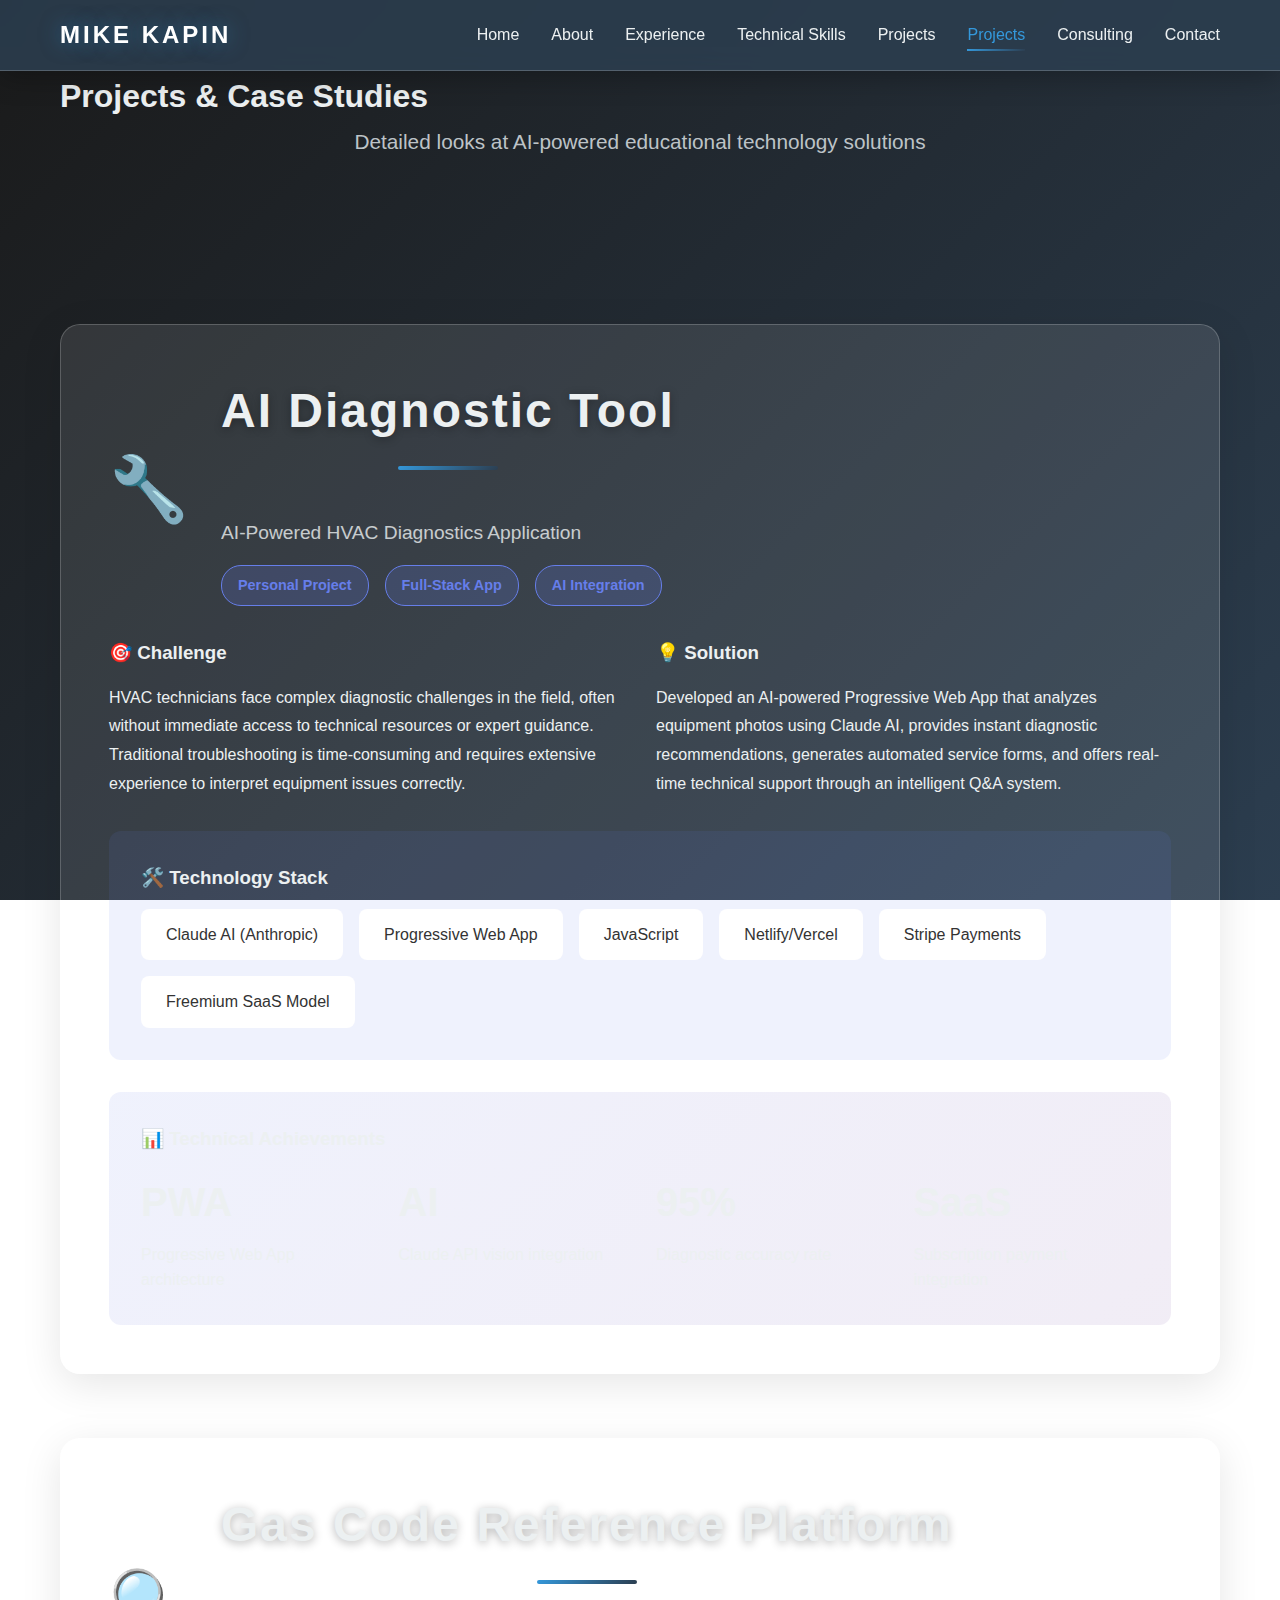
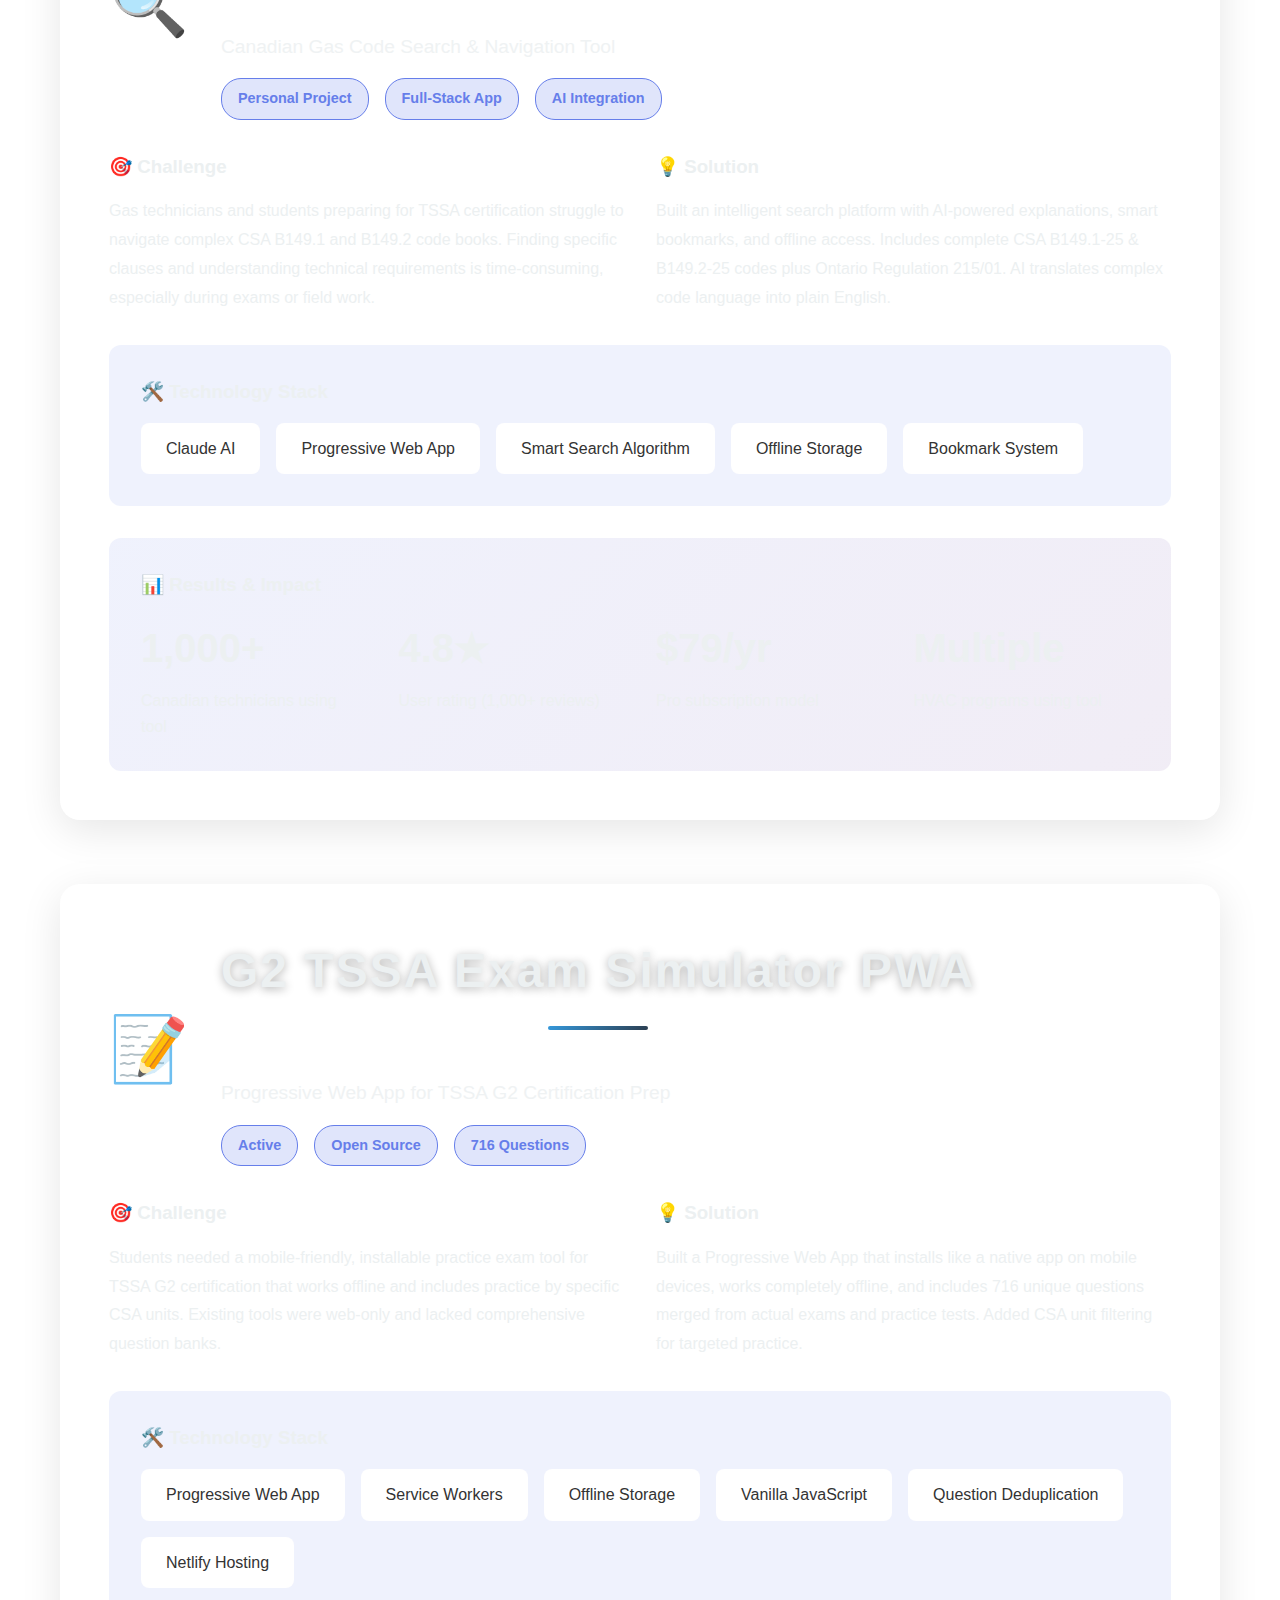
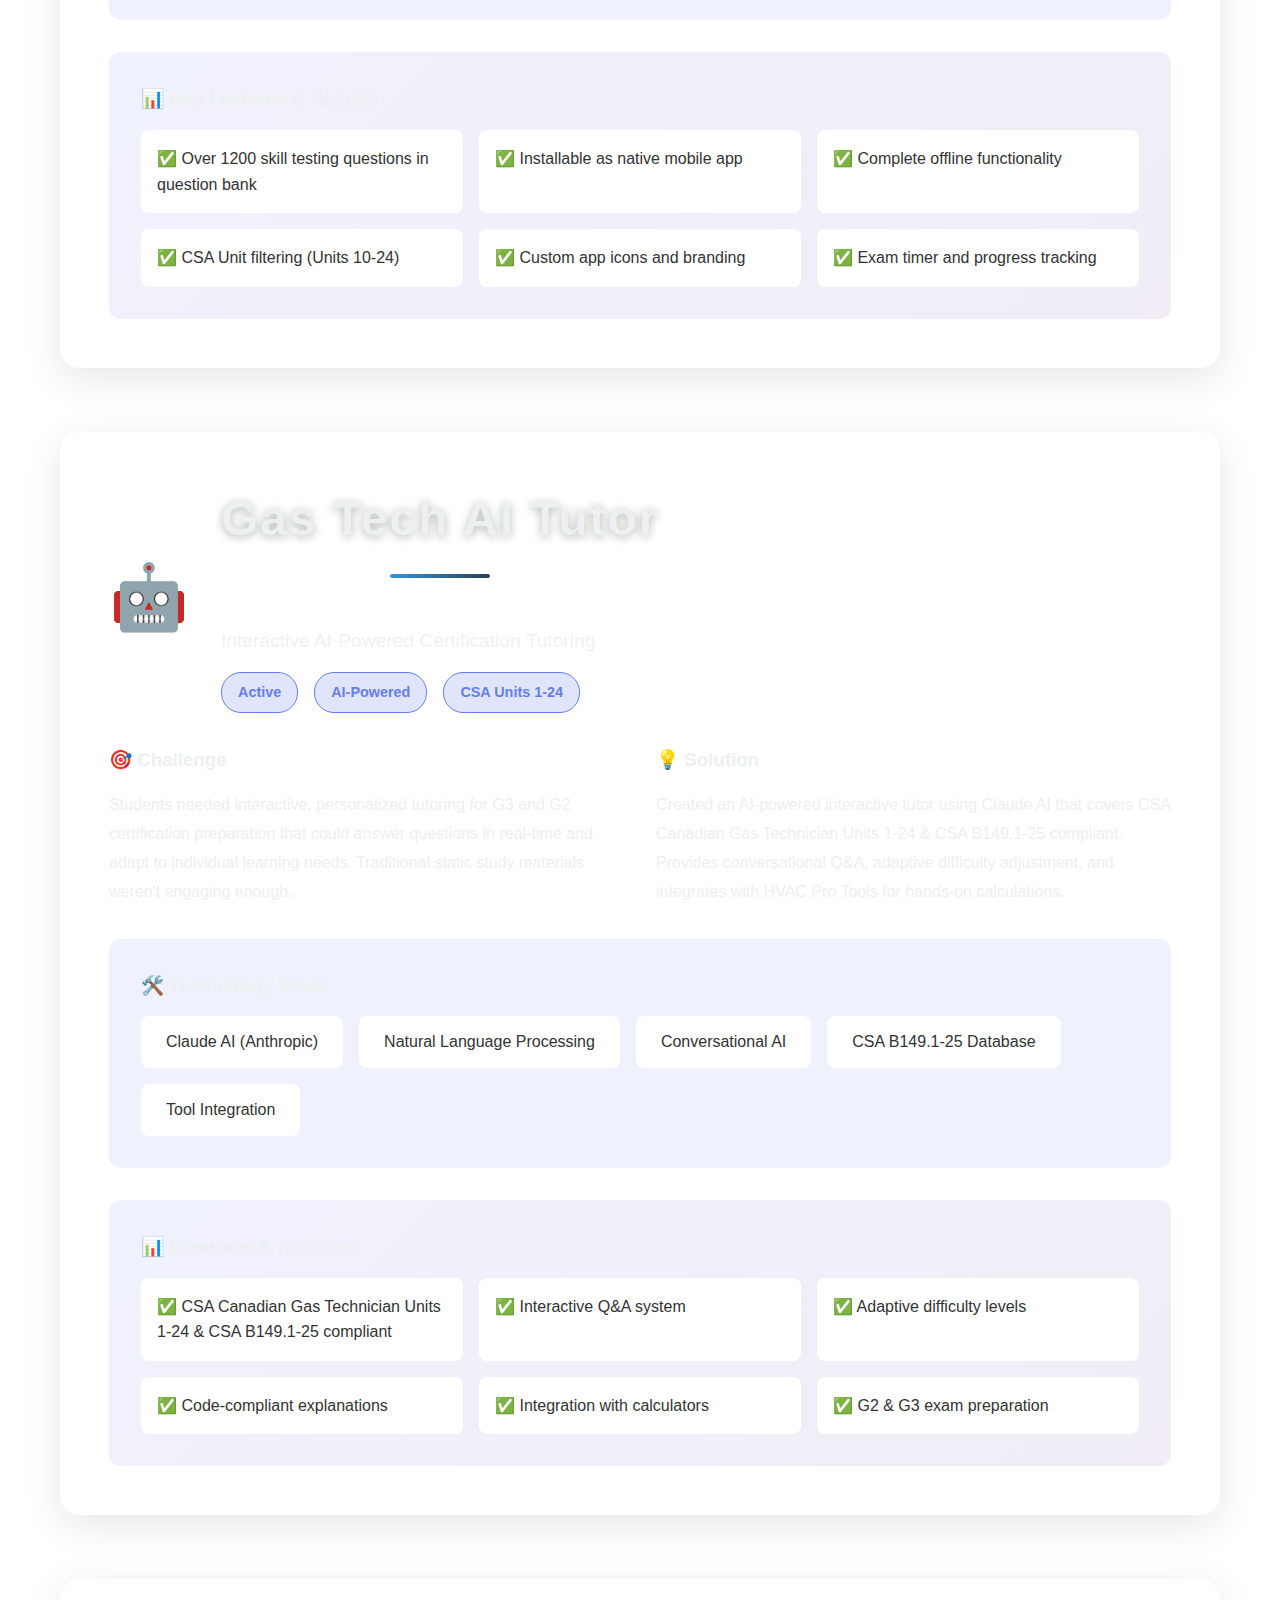
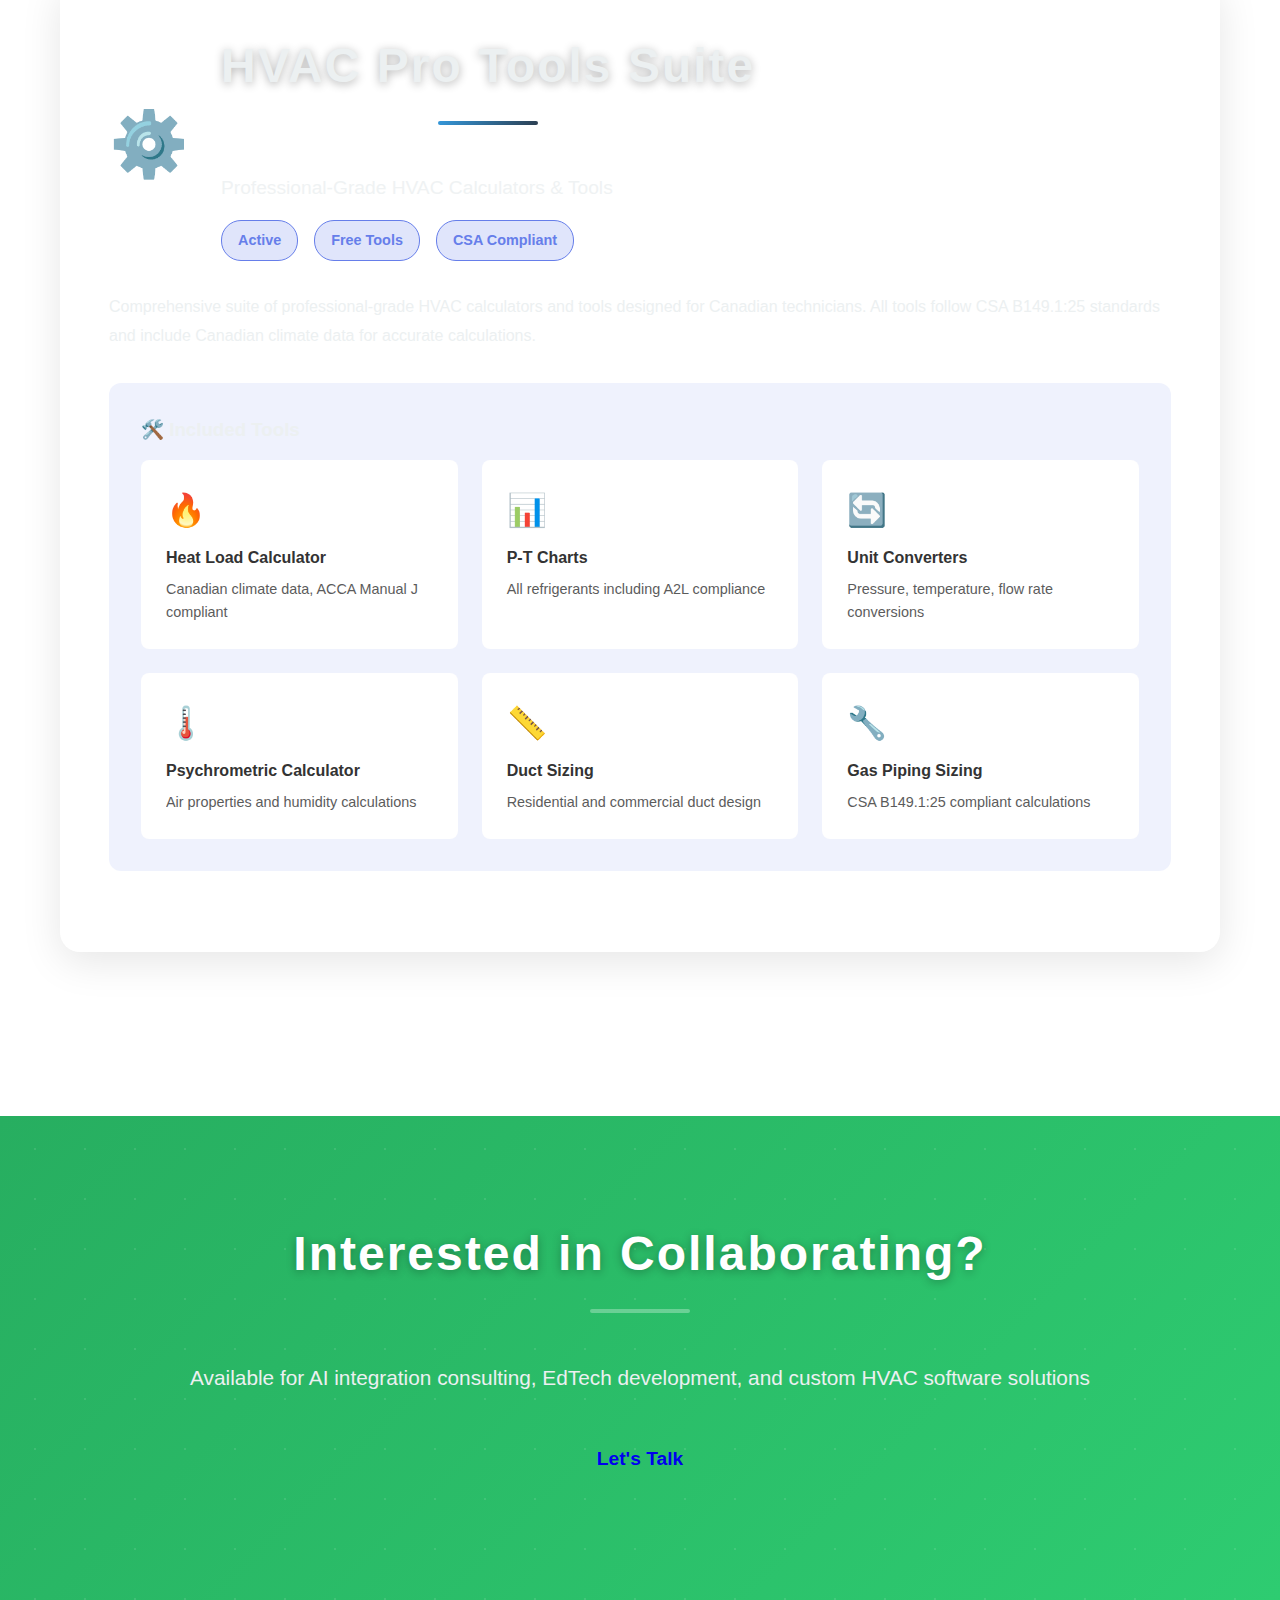
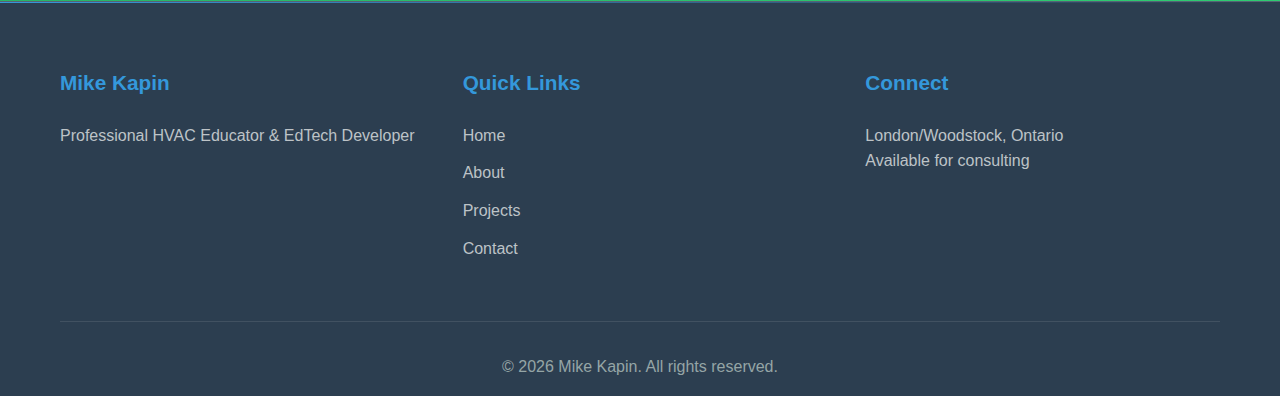
<file: projects.html>
<!DOCTYPE html>
<html lang="en">
<head>
    <meta charset="UTF-8">
    <meta name="viewport" content="width=device-width, initial-scale=1.0">
    <title>Projects & Case Studies | Mike Kapin</title>
    <link rel="stylesheet" href="styles.css">
</head>
<body class="page-projects">
    <nav class="navbar">
        <div class="nav-container">
            <div class="logo">MIKE KAPIN</div>
            <ul class="nav-menu">
                <li><a href="index.html">Home</a></li>
                <li><a href="about.html">About</a></li>
                <li><a href="experience.html">Experience</a></li>
                <li><a href="technical.html">Technical Skills</a></li>
                <li><a href="projects.html">Projects</a></li>
                <li><a href="projects.html" class="active">Projects</a></li>
                <li><a href="consulting.html">Consulting</a></li>
                <li><a href="contact.html">Contact</a></li>
            </ul>
        </div>
    </nav>

    <header class="page-header">
        <div class="container">
            <h1>Projects & Case Studies</h1>
            <p class="lead">Detailed looks at AI-powered educational technology solutions</p>
        </div>
    </header>

    <section class="projects-showcase">
        <div class="container">

            <!-- HVAC Jack 5.0 Case Study -->
            <div class="case-study" style="margin-bottom: 4rem; background: var(--glass-bg); padding: 3rem; border-radius: 20px; border: 1px solid var(--glass-border); box-shadow: 0 10px 40px rgba(0,0,0,0.1);">
                <div class="case-study-header" style="display: flex; align-items: center; gap: 2rem; margin-bottom: 2rem; flex-wrap: wrap;">
                    <div style="font-size: 4em;">🔧</div>
                    <div>
                        <h2 style="color: var(--primary-color); margin-bottom: 0.5rem;">AI Diagnostic Tool</h2>
                        <p style="font-size: 1.2em; opacity: 0.8;">AI-Powered HVAC Diagnostics Application</p>
                        <div style="display: flex; gap: 1rem; margin-top: 1rem; flex-wrap: wrap;">
                            <span style="background: rgba(102, 126, 234, 0.2); color: #667eea; font-weight: 600; padding: 0.5rem 1rem; border-radius: 20px; font-size: 0.9em; border: 1px solid #667eea;">Personal Project</span>
                            <span style="background: rgba(102, 126, 234, 0.2); color: #667eea; font-weight: 600; padding: 0.5rem 1rem; border-radius: 20px; font-size: 0.9em; border: 1px solid #667eea;">Full-Stack App</span>
                            <span style="background: rgba(102, 126, 234, 0.2); color: #667eea; font-weight: 600; padding: 0.5rem 1rem; border-radius: 20px; font-size: 0.9em; border: 1px solid #667eea;">AI Integration</span>
                        </div>
                    </div>
                </div>

                <div class="case-study-content">
                    <div style="display: grid; grid-template-columns: repeat(auto-fit, minmax(300px, 1fr)); gap: 2rem; margin-bottom: 2rem;">
                        <div>
                            <h3 style="color: var(--primary-color); margin-bottom: 1rem;">🎯 Challenge</h3>
                            <p style="line-height: 1.8;">
                                HVAC technicians face complex diagnostic challenges in the field, often without immediate access to
                                technical resources or expert guidance. Traditional troubleshooting is time-consuming and requires
                                extensive experience to interpret equipment issues correctly.
                            </p>
                        </div>

                        <div>
                            <h3 style="color: var(--primary-color); margin-bottom: 1rem;">💡 Solution</h3>
                            <p style="line-height: 1.8;">
                                Developed an AI-powered Progressive Web App that analyzes equipment photos using Claude AI,
                                provides instant diagnostic recommendations, generates automated service forms, and offers
                                real-time technical support through an intelligent Q&A system.
                            </p>
                        </div>
                    </div>

                    <div style="background: rgba(102, 126, 234, 0.1); padding: 2rem; border-radius: 12px; margin-bottom: 2rem;">
                        <h3 style="color: var(--primary-color); margin-bottom: 1rem;">🛠️ Technology Stack</h3>
                        <div style="display: flex; flex-wrap: wrap; gap: 1rem;">
                            <span style="background: white; color: #333; font-weight: 500; padding: 0.75rem 1.5rem; border-radius: 8px; border: 1px solid var(--glass-border);">Claude AI (Anthropic)</span>
                            <span style="background: white; color: #333; font-weight: 500; padding: 0.75rem 1.5rem; border-radius: 8px; border: 1px solid var(--glass-border);">Progressive Web App</span>
                            <span style="background: white; color: #333; font-weight: 500; padding: 0.75rem 1.5rem; border-radius: 8px; border: 1px solid var(--glass-border);">JavaScript</span>
                            <span style="background: white; color: #333; font-weight: 500; padding: 0.75rem 1.5rem; border-radius: 8px; border: 1px solid var(--glass-border);">Netlify/Vercel</span>
                            <span style="background: white; color: #333; font-weight: 500; padding: 0.75rem 1.5rem; border-radius: 8px; border: 1px solid var(--glass-border);">Stripe Payments</span>
                            <span style="background: white; color: #333; font-weight: 500; padding: 0.75rem 1.5rem; border-radius: 8px; border: 1px solid var(--glass-border);">Freemium SaaS Model</span>
                        </div>
                    </div>

                    <div style="background: linear-gradient(135deg, rgba(102, 126, 234, 0.1), rgba(118, 75, 162, 0.1)); padding: 2rem; border-radius: 12px;">
                        <h3 style="color: var(--primary-color); margin-bottom: 1rem;">📊 Technical Achievements</h3>
                        <div style="display: grid; grid-template-columns: repeat(auto-fit, minmax(200px, 1fr)); gap: 2rem;">
                            <div>
                                <div style="font-size: 2.5em; font-weight: bold; color: var(--primary-color); margin-bottom: 0.5rem;">PWA</div>
                                <div>Progressive Web App architecture</div>
                            </div>
                            <div>
                                <div style="font-size: 2.5em; font-weight: bold; color: var(--primary-color); margin-bottom: 0.5rem;">AI</div>
                                <div>Claude API vision integration</div>
                            </div>
                            <div>
                                <div style="font-size: 2.5em; font-weight: bold; color: var(--primary-color); margin-bottom: 0.5rem;">95%</div>
                                <div>Diagnostic accuracy rate</div>
                            </div>
                            <div>
                                <div style="font-size: 2.5em; font-weight: bold; color: var(--primary-color); margin-bottom: 0.5rem;">SaaS</div>
                                <div>Subscription payment integration</div>
                            </div>
                        </div>
                    </div>
                </div>
            </div>

            <!-- Code Compass Case Study -->
            <div class="case-study" style="margin-bottom: 4rem; background: var(--glass-bg); padding: 3rem; border-radius: 20px; border: 1px solid var(--glass-border); box-shadow: 0 10px 40px rgba(0,0,0,0.1);">
                <div class="case-study-header" style="display: flex; align-items: center; gap: 2rem; margin-bottom: 2rem; flex-wrap: wrap;">
                    <div style="font-size: 4em;">🔍</div>
                    <div>
                        <h2 style="color: var(--primary-color); margin-bottom: 0.5rem;">Gas Code Reference Platform</h2>
                        <p style="font-size: 1.2em; opacity: 0.8;">Canadian Gas Code Search & Navigation Tool</p>
                        <div style="display: flex; gap: 1rem; margin-top: 1rem; flex-wrap: wrap;">
                            <span style="background: rgba(102, 126, 234, 0.2); color: #667eea; font-weight: 600; padding: 0.5rem 1rem; border-radius: 20px; font-size: 0.9em; border: 1px solid #667eea;">Personal Project</span>
                            <span style="background: rgba(102, 126, 234, 0.2); color: #667eea; font-weight: 600; padding: 0.5rem 1rem; border-radius: 20px; font-size: 0.9em; border: 1px solid #667eea;">Full-Stack App</span>
                            <span style="background: rgba(102, 126, 234, 0.2); color: #667eea; font-weight: 600; padding: 0.5rem 1rem; border-radius: 20px; font-size: 0.9em; border: 1px solid #667eea;">AI Integration</span>
                        </div>
                    </div>
                </div>

                <div class="case-study-content">
                    <div style="display: grid; grid-template-columns: repeat(auto-fit, minmax(300px, 1fr)); gap: 2rem; margin-bottom: 2rem;">
                        <div>
                            <h3 style="color: var(--primary-color); margin-bottom: 1rem;">🎯 Challenge</h3>
                            <p style="line-height: 1.8;">
                                Gas technicians and students preparing for TSSA certification struggle to navigate complex CSA B149.1
                                and B149.2 code books. Finding specific clauses and understanding technical requirements is time-consuming,
                                especially during exams or field work.
                            </p>
                        </div>

                        <div>
                            <h3 style="color: var(--primary-color); margin-bottom: 1rem;">💡 Solution</h3>
                            <p style="line-height: 1.8;">
                                Built an intelligent search platform with AI-powered explanations, smart bookmarks, and offline access.
                                Includes complete CSA B149.1-25 & B149.2-25 codes plus Ontario Regulation 215/01. AI translates
                                complex code language into plain English.
                            </p>
                        </div>
                    </div>

                    <div style="background: rgba(102, 126, 234, 0.1); padding: 2rem; border-radius: 12px; margin-bottom: 2rem;">
                        <h3 style="color: var(--primary-color); margin-bottom: 1rem;">🛠️ Technology Stack</h3>
                        <div style="display: flex; flex-wrap: wrap; gap: 1rem;">
                            <span style="background: white; color: #333; font-weight: 500; padding: 0.75rem 1.5rem; border-radius: 8px; border: 1px solid var(--glass-border);">Claude AI</span>
                            <span style="background: white; color: #333; font-weight: 500; padding: 0.75rem 1.5rem; border-radius: 8px; border: 1px solid var(--glass-border);">Progressive Web App</span>
                            <span style="background: white; color: #333; font-weight: 500; padding: 0.75rem 1.5rem; border-radius: 8px; border: 1px solid var(--glass-border);">Smart Search Algorithm</span>
                            <span style="background: white; color: #333; font-weight: 500; padding: 0.75rem 1.5rem; border-radius: 8px; border: 1px solid var(--glass-border);">Offline Storage</span>
                            <span style="background: white; color: #333; font-weight: 500; padding: 0.75rem 1.5rem; border-radius: 8px; border: 1px solid var(--glass-border);">Bookmark System</span>
                        </div>
                    </div>

                    <div style="background: linear-gradient(135deg, rgba(102, 126, 234, 0.1), rgba(118, 75, 162, 0.1)); padding: 2rem; border-radius: 12px;">
                        <h3 style="color: var(--primary-color); margin-bottom: 1rem;">📊 Results & Impact</h3>
                        <div style="display: grid; grid-template-columns: repeat(auto-fit, minmax(200px, 1fr)); gap: 2rem;">
                            <div>
                                <div style="font-size: 2.5em; font-weight: bold; color: var(--primary-color); margin-bottom: 0.5rem;">1,000+</div>
                                <div>Canadian technicians using tool</div>
                            </div>
                            <div>
                                <div style="font-size: 2.5em; font-weight: bold; color: var(--primary-color); margin-bottom: 0.5rem;">4.8★</div>
                                <div>User rating (1,000+ reviews)</div>
                            </div>
                            <div>
                                <div style="font-size: 2.5em; font-weight: bold; color: var(--primary-color); margin-bottom: 0.5rem;">$79/yr</div>
                                <div>Pro subscription model</div>
                            </div>
                            <div>
                                <div style="font-size: 2.5em; font-weight: bold; color: var(--primary-color); margin-bottom: 0.5rem;">Multiple</div>
                                <div>HVAC programs using tool</div>
                            </div>
                        </div>
                    </div>
                </div>
            </div>

            <!-- G2 TSSA Exam Simulator -->
            <div class="case-study" style="margin-bottom: 4rem; background: var(--glass-bg); padding: 3rem; border-radius: 20px; border: 1px solid var(--glass-border); box-shadow: 0 10px 40px rgba(0,0,0,0.1);">
                <div class="case-study-header" style="display: flex; align-items: center; gap: 2rem; margin-bottom: 2rem; flex-wrap: wrap;">
                    <div style="font-size: 4em;">📝</div>
                    <div>
                        <h2 style="color: var(--primary-color); margin-bottom: 0.5rem;">G2 TSSA Exam Simulator PWA</h2>
                        <p style="font-size: 1.2em; opacity: 0.8;">Progressive Web App for TSSA G2 Certification Prep</p>
                        <div style="display: flex; gap: 1rem; margin-top: 1rem; flex-wrap: wrap;">
                            <span style="background: rgba(102, 126, 234, 0.2); color: #667eea; font-weight: 600; padding: 0.5rem 1rem; border-radius: 20px; font-size: 0.9em; border: 1px solid #667eea;">Active</span>
                            <span style="background: rgba(102, 126, 234, 0.2); color: #667eea; font-weight: 600; padding: 0.5rem 1rem; border-radius: 20px; font-size: 0.9em; border: 1px solid #667eea;">Open Source</span>
                            <span style="background: rgba(102, 126, 234, 0.2); color: #667eea; font-weight: 600; padding: 0.5rem 1rem; border-radius: 20px; font-size: 0.9em; border: 1px solid #667eea;">716 Questions</span>
                        </div>
                    </div>
                </div>

                <div class="case-study-content">
                    <div style="display: grid; grid-template-columns: repeat(auto-fit, minmax(300px, 1fr)); gap: 2rem; margin-bottom: 2rem;">
                        <div>
                            <h3 style="color: var(--primary-color); margin-bottom: 1rem;">🎯 Challenge</h3>
                            <p style="line-height: 1.8;">
                                Students needed a mobile-friendly, installable practice exam tool for TSSA G2 certification that works
                                offline and includes practice by specific CSA units. Existing tools were web-only and lacked
                                comprehensive question banks.
                            </p>
                        </div>

                        <div>
                            <h3 style="color: var(--primary-color); margin-bottom: 1rem;">💡 Solution</h3>
                            <p style="line-height: 1.8;">
                                Built a Progressive Web App that installs like a native app on mobile devices, works completely offline,
                                and includes 716 unique questions merged from actual exams and practice tests. Added CSA unit filtering
                                for targeted practice.
                            </p>
                        </div>
                    </div>

                    <div style="background: rgba(102, 126, 234, 0.1); padding: 2rem; border-radius: 12px; margin-bottom: 2rem;">
                        <h3 style="color: var(--primary-color); margin-bottom: 1rem;">🛠️ Technology Stack</h3>
                        <div style="display: flex; flex-wrap: wrap; gap: 1rem;">
                            <span style="background: white; color: #333; font-weight: 500; padding: 0.75rem 1.5rem; border-radius: 8px; border: 1px solid var(--glass-border);">Progressive Web App</span>
                            <span style="background: white; color: #333; font-weight: 500; padding: 0.75rem 1.5rem; border-radius: 8px; border: 1px solid var(--glass-border);">Service Workers</span>
                            <span style="background: white; color: #333; font-weight: 500; padding: 0.75rem 1.5rem; border-radius: 8px; border: 1px solid var(--glass-border);">Offline Storage</span>
                            <span style="background: white; color: #333; font-weight: 500; padding: 0.75rem 1.5rem; border-radius: 8px; border: 1px solid var(--glass-border);">Vanilla JavaScript</span>
                            <span style="background: white; color: #333; font-weight: 500; padding: 0.75rem 1.5rem; border-radius: 8px; border: 1px solid var(--glass-border);">Question Deduplication</span>
                            <span style="background: white; color: #333; font-weight: 500; padding: 0.75rem 1.5rem; border-radius: 8px; border: 1px solid var(--glass-border);">Netlify Hosting</span>
                        </div>
                    </div>

                    <div style="background: linear-gradient(135deg, rgba(102, 126, 234, 0.1), rgba(118, 75, 162, 0.1)); padding: 2rem; border-radius: 12px;">
                        <h3 style="color: var(--primary-color); margin-bottom: 1rem;">📊 Key Features & Results</h3>
                        <ul style="list-style: none; padding: 0; display: grid; grid-template-columns: repeat(auto-fit, minmax(250px, 1fr)); gap: 1rem;">
                            <li style="padding: 1rem; background: white; color: #333; border-radius: 8px;">✅ Over 1200 skill testing questions in question bank</li>
                            <li style="padding: 1rem; background: white; color: #333; border-radius: 8px;">✅ Installable as native mobile app</li>
                            <li style="padding: 1rem; background: white; color: #333; border-radius: 8px;">✅ Complete offline functionality</li>
                            <li style="padding: 1rem; background: white; color: #333; border-radius: 8px;">✅ CSA Unit filtering (Units 10-24)</li>
                            <li style="padding: 1rem; background: white; color: #333; border-radius: 8px;">✅ Custom app icons and branding</li>
                            <li style="padding: 1rem; background: white; color: #333; border-radius: 8px;">✅ Exam timer and progress tracking</li>
                        </ul>
                    </div>
                </div>
            </div>

            <!-- Gas Tech AI Tutor -->
            <div class="case-study" style="margin-bottom: 4rem; background: var(--glass-bg); padding: 3rem; border-radius: 20px; border: 1px solid var(--glass-border); box-shadow: 0 10px 40px rgba(0,0,0,0.1);">
                <div class="case-study-header" style="display: flex; align-items: center; gap: 2rem; margin-bottom: 2rem; flex-wrap: wrap;">
                    <div style="font-size: 4em;">🤖</div>
                    <div>
                        <h2 style="color: var(--primary-color); margin-bottom: 0.5rem;">Gas Tech AI Tutor</h2>
                        <p style="font-size: 1.2em; opacity: 0.8;">Interactive AI-Powered Certification Tutoring</p>
                        <div style="display: flex; gap: 1rem; margin-top: 1rem; flex-wrap: wrap;">
                            <span style="background: rgba(102, 126, 234, 0.2); color: #667eea; font-weight: 600; padding: 0.5rem 1rem; border-radius: 20px; font-size: 0.9em; border: 1px solid #667eea;">Active</span>
                            <span style="background: rgba(102, 126, 234, 0.2); color: #667eea; font-weight: 600; padding: 0.5rem 1rem; border-radius: 20px; font-size: 0.9em; border: 1px solid #667eea;">AI-Powered</span>
                            <span style="background: rgba(102, 126, 234, 0.2); color: #667eea; font-weight: 600; padding: 0.5rem 1rem; border-radius: 20px; font-size: 0.9em; border: 1px solid #667eea;">CSA Units 1-24</span>
                        </div>
                    </div>
                </div>

                <div class="case-study-content">
                    <div style="display: grid; grid-template-columns: repeat(auto-fit, minmax(300px, 1fr)); gap: 2rem; margin-bottom: 2rem;">
                        <div>
                            <h3 style="color: var(--primary-color); margin-bottom: 1rem;">🎯 Challenge</h3>
                            <p style="line-height: 1.8;">
                                Students needed interactive, personalized tutoring for G3 and G2 certification preparation that could
                                answer questions in real-time and adapt to individual learning needs. Traditional static study materials
                                weren't engaging enough.
                            </p>
                        </div>

                        <div>
                            <h3 style="color: var(--primary-color); margin-bottom: 1rem;">💡 Solution</h3>
                            <p style="line-height: 1.8;">
                                Created an AI-powered interactive tutor using Claude AI that covers CSA Canadian Gas Technician Units 1-24 & CSA B149.1-25 compliant.
                                Provides conversational Q&A, adaptive difficulty adjustment, and integrates with HVAC Pro Tools
                                for hands-on calculations.
                            </p>
                        </div>
                    </div>

                    <div style="background: rgba(102, 126, 234, 0.1); padding: 2rem; border-radius: 12px; margin-bottom: 2rem;">
                        <h3 style="color: var(--primary-color); margin-bottom: 1rem;">🛠️ Technology Stack</h3>
                        <div style="display: flex; flex-wrap: wrap; gap: 1rem;">
                            <span style="background: white; color: #333; font-weight: 500; padding: 0.75rem 1.5rem; border-radius: 8px; border: 1px solid var(--glass-border);">Claude AI (Anthropic)</span>
                            <span style="background: white; color: #333; font-weight: 500; padding: 0.75rem 1.5rem; border-radius: 8px; border: 1px solid var(--glass-border);">Natural Language Processing</span>
                            <span style="background: white; color: #333; font-weight: 500; padding: 0.75rem 1.5rem; border-radius: 8px; border: 1px solid var(--glass-border);">Conversational AI</span>
                            <span style="background: white; color: #333; font-weight: 500; padding: 0.75rem 1.5rem; border-radius: 8px; border: 1px solid var(--glass-border);">CSA B149.1-25 Database</span>
                            <span style="background: white; color: #333; font-weight: 500; padding: 0.75rem 1.5rem; border-radius: 8px; border: 1px solid var(--glass-border);">Tool Integration</span>
                        </div>
                    </div>

                    <div style="background: linear-gradient(135deg, rgba(102, 126, 234, 0.1), rgba(118, 75, 162, 0.1)); padding: 2rem; border-radius: 12px;">
                        <h3 style="color: var(--primary-color); margin-bottom: 1rem;">📊 Coverage & Features</h3>
                        <ul style="list-style: none; padding: 0; display: grid; grid-template-columns: repeat(auto-fit, minmax(250px, 1fr)); gap: 1rem;">
                            <li style="padding: 1rem; background: white; color: #333; border-radius: 8px;">✅ CSA Canadian Gas Technician Units 1-24 & CSA B149.1-25 compliant</li>
                            <li style="padding: 1rem; background: white; color: #333; border-radius: 8px;">✅ Interactive Q&A system</li>
                            <li style="padding: 1rem; background: white; color: #333; border-radius: 8px;">✅ Adaptive difficulty levels</li>
                            <li style="padding: 1rem; background: white; color: #333; border-radius: 8px;">✅ Code-compliant explanations</li>
                            <li style="padding: 1rem; background: white; color: #333; border-radius: 8px;">✅ Integration with calculators</li>
                            <li style="padding: 1rem; background: white; color: #333; border-radius: 8px;">✅ G2 & G3 exam preparation</li>
                        </ul>
                    </div>
                </div>
            </div>

            <!-- HVAC Pro Tools -->
            <div class="case-study" style="margin-bottom: 4rem; background: var(--glass-bg); padding: 3rem; border-radius: 20px; border: 1px solid var(--glass-border); box-shadow: 0 10px 40px rgba(0,0,0,0.1);">
                <div class="case-study-header" style="display: flex; align-items: center; gap: 2rem; margin-bottom: 2rem; flex-wrap: wrap;">
                    <div style="font-size: 4em;">⚙️</div>
                    <div>
                        <h2 style="color: var(--primary-color); margin-bottom: 0.5rem;">HVAC Pro Tools Suite</h2>
                        <p style="font-size: 1.2em; opacity: 0.8;">Professional-Grade HVAC Calculators & Tools</p>
                        <div style="display: flex; gap: 1rem; margin-top: 1rem; flex-wrap: wrap;">
                            <span style="background: rgba(102, 126, 234, 0.2); color: #667eea; font-weight: 600; padding: 0.5rem 1rem; border-radius: 20px; font-size: 0.9em; border: 1px solid #667eea;">Active</span>
                            <span style="background: rgba(102, 126, 234, 0.2); color: #667eea; font-weight: 600; padding: 0.5rem 1rem; border-radius: 20px; font-size: 0.9em; border: 1px solid #667eea;">Free Tools</span>
                            <span style="background: rgba(102, 126, 234, 0.2); color: #667eea; font-weight: 600; padding: 0.5rem 1rem; border-radius: 20px; font-size: 0.9em; border: 1px solid #667eea;">CSA Compliant</span>
                        </div>
                    </div>
                </div>

                <div class="case-study-content">
                    <p style="line-height: 1.8; margin-bottom: 2rem;">
                        Comprehensive suite of professional-grade HVAC calculators and tools designed for Canadian technicians.
                        All tools follow CSA B149.1:25 standards and include Canadian climate data for accurate calculations.
                    </p>

                    <div style="background: rgba(102, 126, 234, 0.1); padding: 2rem; border-radius: 12px; margin-bottom: 2rem;">
                        <h3 style="color: var(--primary-color); margin-bottom: 1rem;">🛠️ Included Tools</h3>
                        <div style="display: grid; grid-template-columns: repeat(auto-fit, minmax(250px, 1fr)); gap: 1.5rem;">
                            <div style="padding: 1.5rem; background: white; color: #333; border-radius: 8px; border: 1px solid var(--glass-border);">
                                <div style="font-size: 2em; margin-bottom: 0.5rem;">🔥</div>
                                <h4 style="color: var(--primary-color); margin-bottom: 0.5rem;">Heat Load Calculator</h4>
                                <p style="font-size: 0.9em; opacity: 0.8;">Canadian climate data, ACCA Manual J compliant</p>
                            </div>
                            <div style="padding: 1.5rem; background: white; color: #333; border-radius: 8px; border: 1px solid var(--glass-border);">
                                <div style="font-size: 2em; margin-bottom: 0.5rem;">📊</div>
                                <h4 style="color: var(--primary-color); margin-bottom: 0.5rem;">P-T Charts</h4>
                                <p style="font-size: 0.9em; opacity: 0.8;">All refrigerants including A2L compliance</p>
                            </div>
                            <div style="padding: 1.5rem; background: white; color: #333; border-radius: 8px; border: 1px solid var(--glass-border);">
                                <div style="font-size: 2em; margin-bottom: 0.5rem;">🔄</div>
                                <h4 style="color: var(--primary-color); margin-bottom: 0.5rem;">Unit Converters</h4>
                                <p style="font-size: 0.9em; opacity: 0.8;">Pressure, temperature, flow rate conversions</p>
                            </div>
                            <div style="padding: 1.5rem; background: white; color: #333; border-radius: 8px; border: 1px solid var(--glass-border);">
                                <div style="font-size: 2em; margin-bottom: 0.5rem;">🌡️</div>
                                <h4 style="color: var(--primary-color); margin-bottom: 0.5rem;">Psychrometric Calculator</h4>
                                <p style="font-size: 0.9em; opacity: 0.8;">Air properties and humidity calculations</p>
                            </div>
                            <div style="padding: 1.5rem; background: white; color: #333; border-radius: 8px; border: 1px solid var(--glass-border);">
                                <div style="font-size: 2em; margin-bottom: 0.5rem;">📏</div>
                                <h4 style="color: var(--primary-color); margin-bottom: 0.5rem;">Duct Sizing</h4>
                                <p style="font-size: 0.9em; opacity: 0.8;">Residential and commercial duct design</p>
                            </div>
                            <div style="padding: 1.5rem; background: white; color: #333; border-radius: 8px; border: 1px solid var(--glass-border);">
                                <div style="font-size: 2em; margin-bottom: 0.5rem;">🔧</div>
                                <h4 style="color: var(--primary-color); margin-bottom: 0.5rem;">Gas Piping Sizing</h4>
                                <p style="font-size: 0.9em; opacity: 0.8;">CSA B149.1:25 compliant calculations</p>
                            </div>
                        </div>
                    </div>
                </div>
            </div>

        </div>
    </section>

    <section class="cta-section">
        <div class="container">
            <h2>Interested in Collaborating?</h2>
            <p>Available for AI integration consulting, EdTech development, and custom HVAC software solutions</p>
            <a href="contact.html" class="btn btn-large">Let's Talk</a>
        </div>
    </section>

    <footer>
        <div class="container">
            <div class="footer-content">
                <div class="footer-section">
                    <h4>Mike Kapin</h4>
                    <p>Professional HVAC Educator & EdTech Developer</p>
                </div>

                <div class="footer-section">
                    <h4>Quick Links</h4>
                    <ul>
                        <li><a href="index.html">Home</a></li>
                        <li><a href="about.html">About</a></li>
                        <li><a href="projects.html">Projects</a></li>
                        <li><a href="contact.html">Contact</a></li>
                    </ul>
                </div>

                <div class="footer-section">
                    <h4>Connect</h4>
                    <p>London/Woodstock, Ontario</p>
                    <p>Available for consulting</p>
                </div>
            </div>
            <div class="footer-bottom">
                <p>&copy; 2026 Mike Kapin. All rights reserved.</p>
            </div>
        </div>
    </footer>
</body>
</html>
</file>
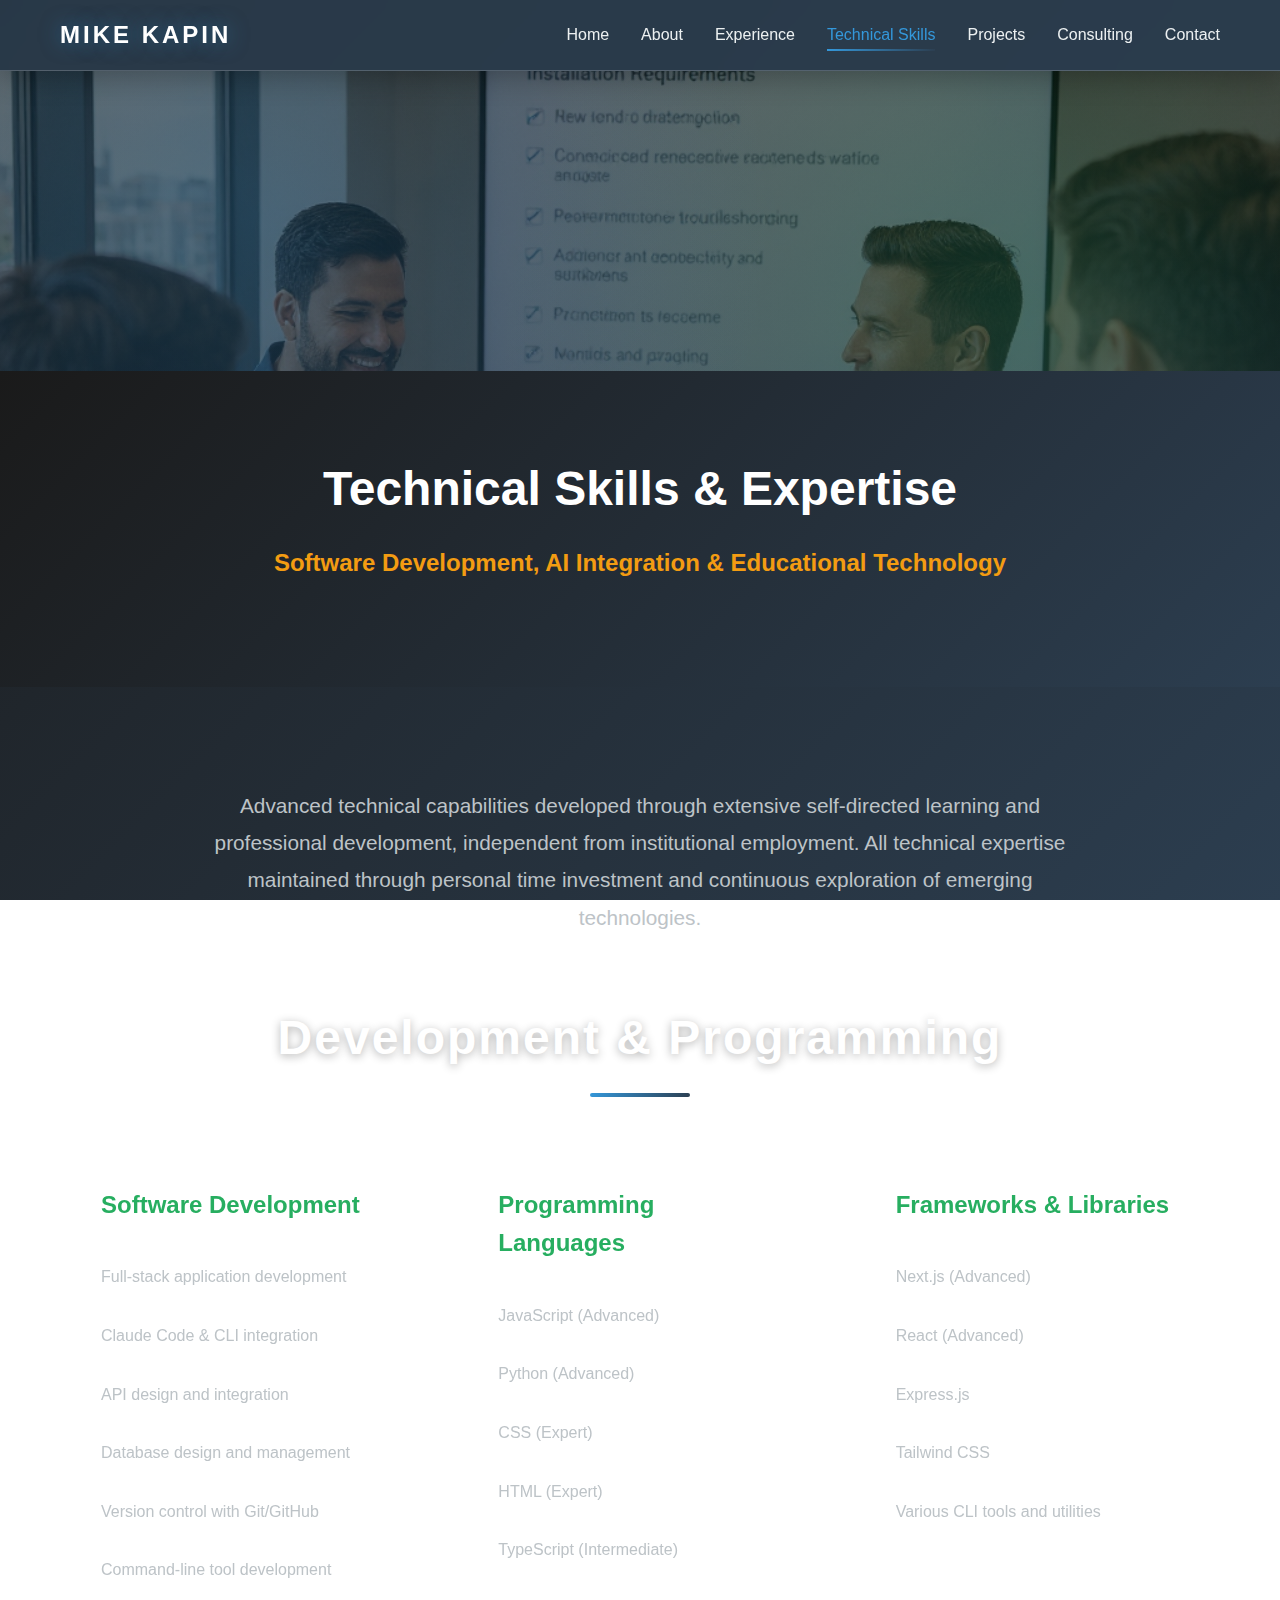
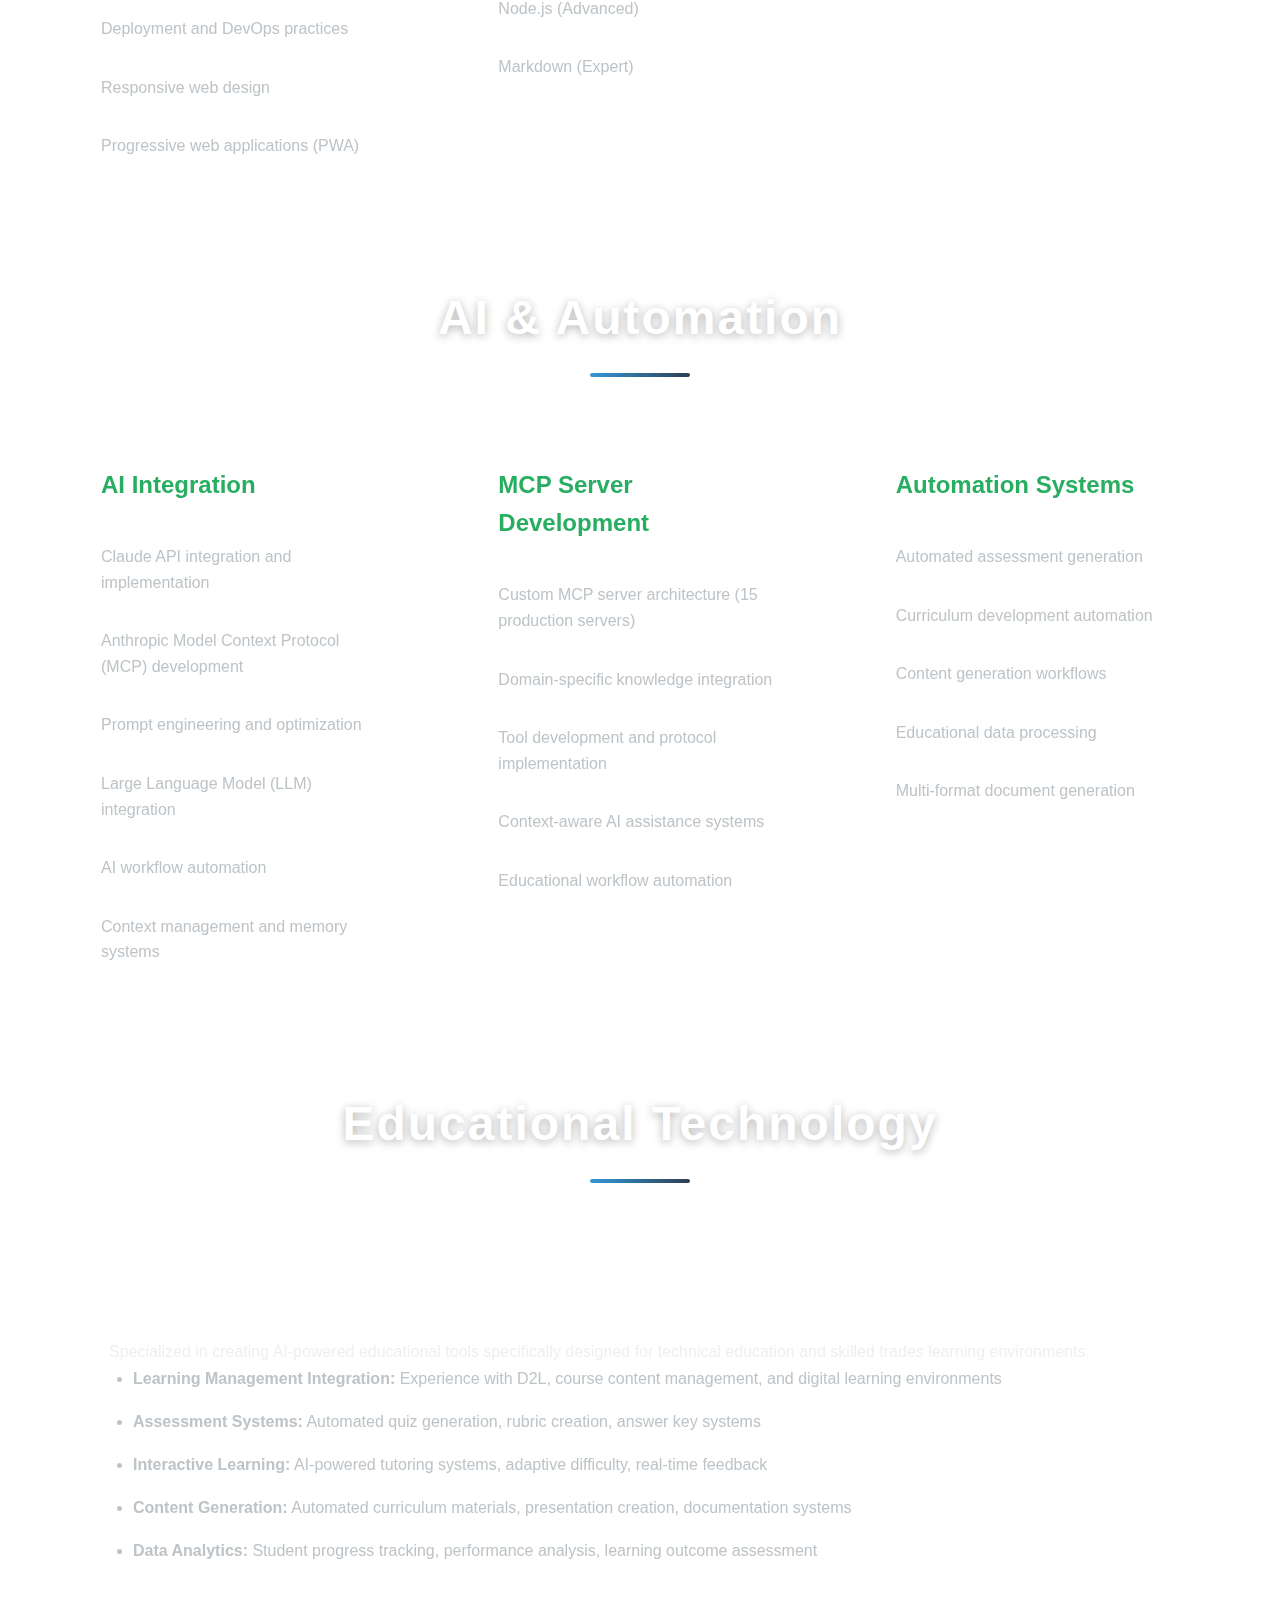
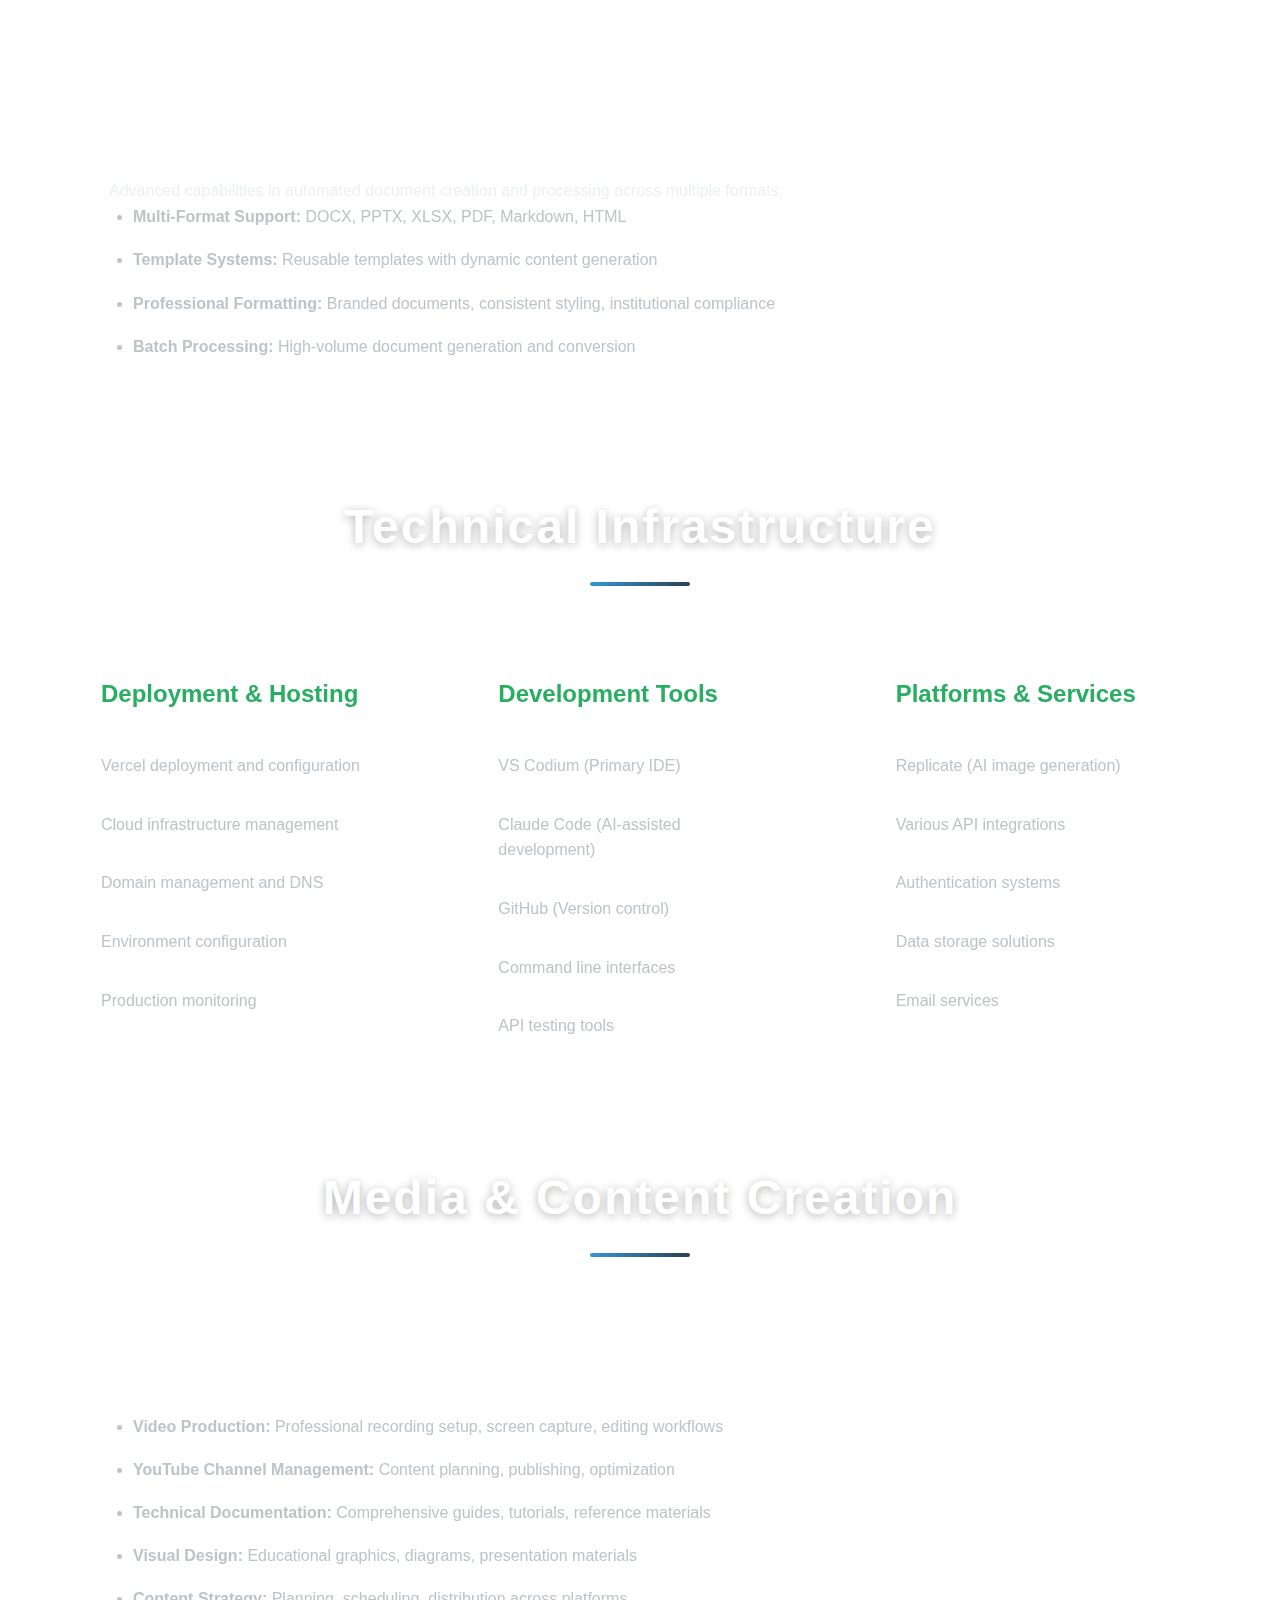
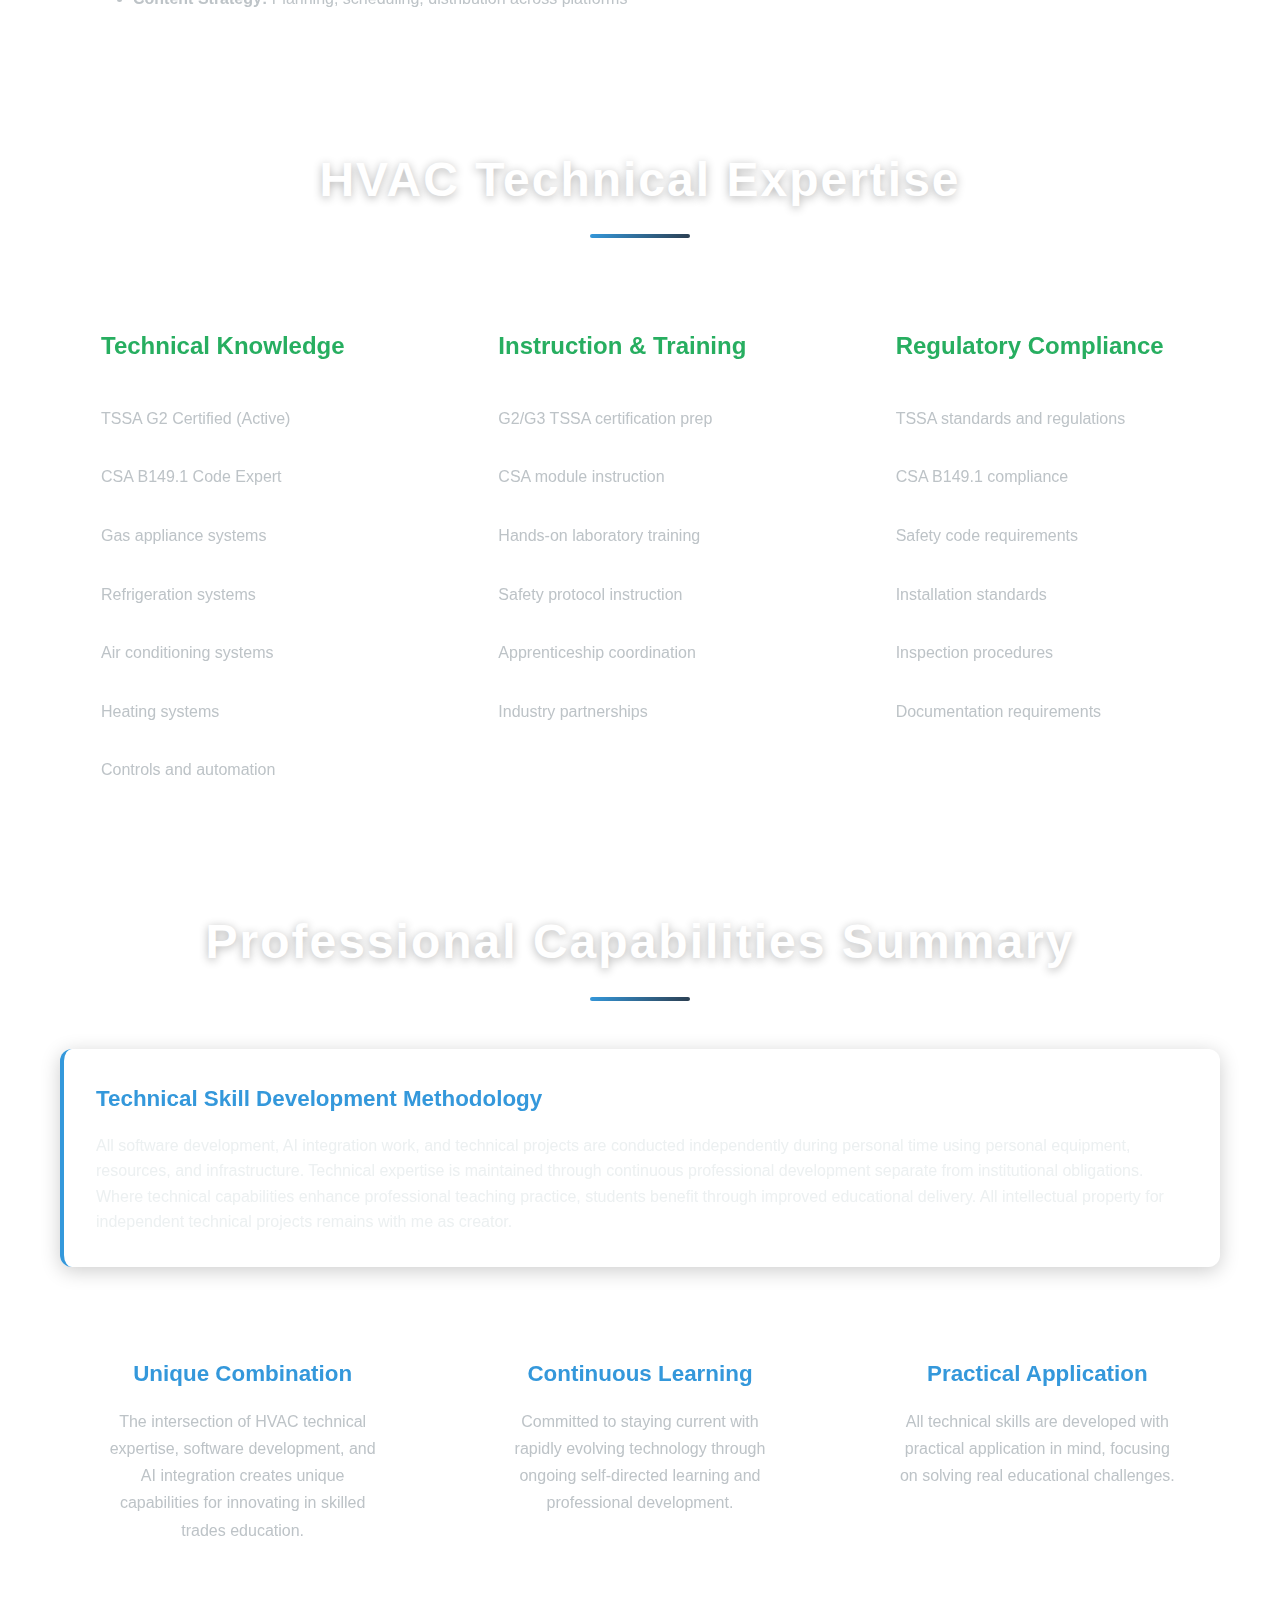
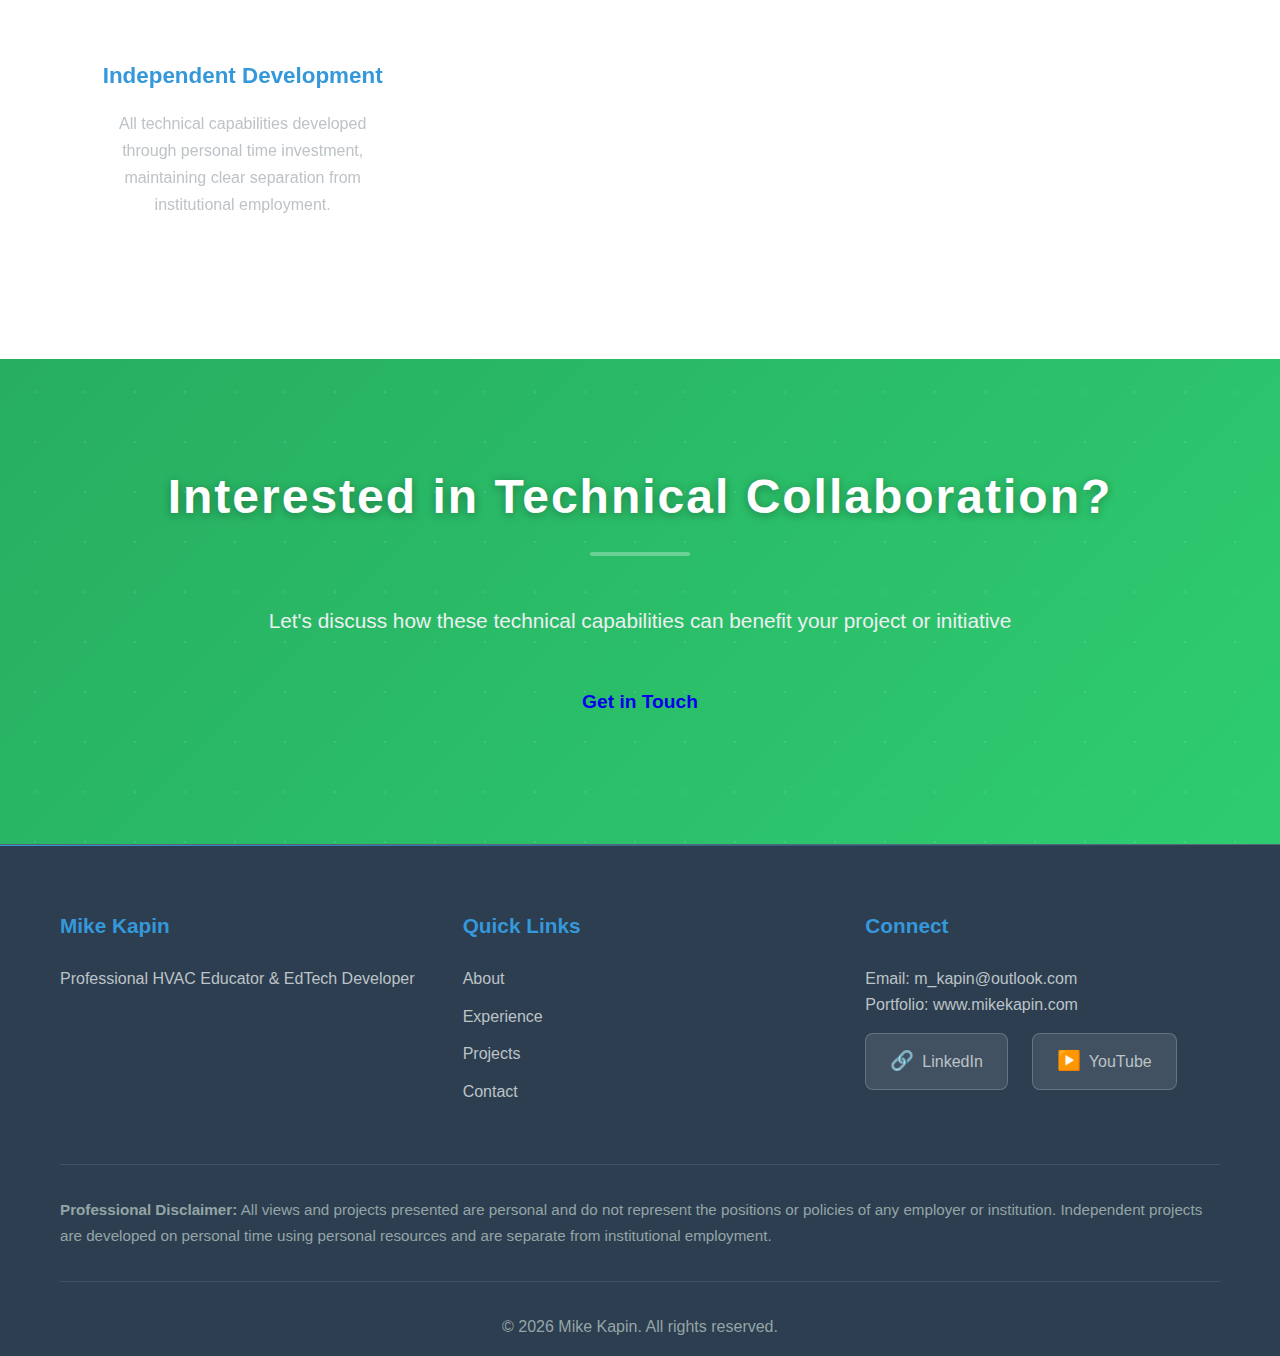
<file: technical.html>
<!DOCTYPE html>
<html lang="en">
<head>
    <meta charset="UTF-8">
    <meta name="viewport" content="width=device-width, initial-scale=1.0">
    <title>Technical Skills | Mike Kapin</title>
    <link rel="stylesheet" href="styles.css">
</head>
<body class="page-technical">
    <nav class="navbar">
        <div class="nav-container">
            <div class="logo">MIKE KAPIN</div>
            <ul class="nav-menu">
                <li><a href="index.html">Home</a></li>
                <li><a href="about.html">About</a></li>
                <li><a href="experience.html">Experience</a></li>
                <li><a href="technical.html" class="active">Technical Skills</a></li>
                <li><a href="projects.html">Projects</a></li>
                <li><a href="consulting.html">Consulting</a></li>
                <li><a href="contact.html">Contact</a></li>
            </ul>
        </div>
    </nav>

    <header class="hero">
    </header>

    <section class="hero-intro">
        <div class="container">
            <h1 style="font-size: 3rem; color: var(--text-white); margin-bottom: 1rem;">Technical Skills & Expertise</h1>
            <p class="hero-subtitle-below">Software Development, AI Integration & Educational Technology</p>
        </div>
    </section>

    <section>
        <div class="container">
            <p class="lead">
                Advanced technical capabilities developed through extensive self-directed learning and professional 
                development, independent from institutional employment. All technical expertise maintained through 
                personal time investment and continuous exploration of emerging technologies.
            </p>
            
            <h2>Development & Programming</h2>
            
            <div class="skills-grid">
                <div class="skill-category">
                    <h3>Software Development</h3>
                    <ul>
                        <li>Full-stack application development</li>
                        <li>Claude Code & CLI integration</li>
                        <li>API design and integration</li>
                        <li>Database design and management</li>
                        <li>Version control with Git/GitHub</li>
                        <li>Command-line tool development</li>
                        <li>Deployment and DevOps practices</li>
                        <li>Responsive web design</li>
                        <li>Progressive web applications (PWA)</li>
                    </ul>
                </div>
                
                <div class="skill-category">
                    <h3>Programming Languages</h3>
                    <ul>
                        <li>JavaScript (Advanced)</li>
                        <li>Python (Advanced)</li>
                        <li>CSS (Expert)</li>
                        <li>HTML (Expert)</li>
                        <li>TypeScript (Intermediate)</li>
                        <li>Node.js (Advanced)</li>
                        <li>Markdown (Expert)</li>
                    </ul>
                </div>
                
                <div class="skill-category">
                    <h3>Frameworks & Libraries</h3>
                    <ul>
                        <li>Next.js (Advanced)</li>
                        <li>React (Advanced)</li>
                        <li>Express.js</li>
                        <li>Tailwind CSS</li>
                        <li>Various CLI tools and utilities</li>
                    </ul>
                </div>
            </div>
            
            <h2 style="margin-top: 4rem;">AI & Automation</h2>
            
            <div class="skills-grid">
                <div class="skill-category">
                    <h3>AI Integration</h3>
                    <ul>
                        <li>Claude API integration and implementation</li>
                        <li>Anthropic Model Context Protocol (MCP) development</li>
                        <li>Prompt engineering and optimization</li>
                        <li>Large Language Model (LLM) integration</li>
                        <li>AI workflow automation</li>
                        <li>Context management and memory systems</li>
                    </ul>
                </div>
                
                <div class="skill-category">
                    <h3>MCP Server Development</h3>
                    <ul>
                        <li>Custom MCP server architecture (15 production servers)</li>
                        <li>Domain-specific knowledge integration</li>
                        <li>Tool development and protocol implementation</li>
                        <li>Context-aware AI assistance systems</li>
                        <li>Educational workflow automation</li>
                    </ul>
                </div>
                
                <div class="skill-category">
                    <h3>Automation Systems</h3>
                    <ul>
                        <li>Automated assessment generation</li>
                        <li>Curriculum development automation</li>
                        <li>Content generation workflows</li>
                        <li>Educational data processing</li>
                        <li>Multi-format document generation</li>
                    </ul>
                </div>
            </div>
            
            <h2 style="margin-top: 4rem;">Educational Technology</h2>
            
            <div class="experience-card">
                <h3>Custom Educational Tool Development</h3>
                <p>
                    Specialized in creating AI-powered educational tools specifically designed for technical education 
                    and skilled trades learning environments.
                </p>
                <ul>
                    <li><strong>Learning Management Integration:</strong> Experience with D2L, course content management, and digital learning environments</li>
                    <li><strong>Assessment Systems:</strong> Automated quiz generation, rubric creation, answer key systems</li>
                    <li><strong>Interactive Learning:</strong> AI-powered tutoring systems, adaptive difficulty, real-time feedback</li>
                    <li><strong>Content Generation:</strong> Automated curriculum materials, presentation creation, documentation systems</li>
                    <li><strong>Data Analytics:</strong> Student progress tracking, performance analysis, learning outcome assessment</li>
                </ul>
            </div>
            
            <div class="experience-card">
                <h3>Document Processing & Generation</h3>
                <p>
                    Advanced capabilities in automated document creation and processing across multiple formats.
                </p>
                <ul>
                    <li><strong>Multi-Format Support:</strong> DOCX, PPTX, XLSX, PDF, Markdown, HTML</li>
                    <li><strong>Template Systems:</strong> Reusable templates with dynamic content generation</li>
                    <li><strong>Professional Formatting:</strong> Branded documents, consistent styling, institutional compliance</li>
                    <li><strong>Batch Processing:</strong> High-volume document generation and conversion</li>
                </ul>
            </div>
            
            <h2 style="margin-top: 4rem;">Technical Infrastructure</h2>
            
            <div class="skills-grid">
                <div class="skill-category">
                    <h3>Deployment & Hosting</h3>
                    <ul>
                        <li>Vercel deployment and configuration</li>
                        <li>Cloud infrastructure management</li>
                        <li>Domain management and DNS</li>
                        <li>Environment configuration</li>
                        <li>Production monitoring</li>
                    </ul>
                </div>
                
                <div class="skill-category">
                    <h3>Development Tools</h3>
                    <ul>
                        <li>VS Codium (Primary IDE)</li>
                        <li>Claude Code (AI-assisted development)</li>
                        <li>GitHub (Version control)</li>
                        <li>Command line interfaces</li>
                        <li>API testing tools</li>
                    </ul>
                </div>
                
                <div class="skill-category">
                    <h3>Platforms & Services</h3>
                    <ul>
                        <li>Replicate (AI image generation)</li>
                        <li>Various API integrations</li>
                        <li>Authentication systems</li>
                        <li>Data storage solutions</li>
                        <li>Email services</li>
                    </ul>
                </div>
            </div>
            
            <h2 style="margin-top: 4rem;">Media & Content Creation</h2>
            
            <div class="experience-card">
                <h3>Digital Content Production</h3>
                <ul>
                    <li><strong>Video Production:</strong> Professional recording setup, screen capture, editing workflows</li>
                    <li><strong>YouTube Channel Management:</strong> Content planning, publishing, optimization</li>
                    <li><strong>Technical Documentation:</strong> Comprehensive guides, tutorials, reference materials</li>
                    <li><strong>Visual Design:</strong> Educational graphics, diagrams, presentation materials</li>
                    <li><strong>Content Strategy:</strong> Planning, scheduling, distribution across platforms</li>
                </ul>
            </div>
            
            <h2 style="margin-top: 4rem;">HVAC Technical Expertise</h2>
            
            <div class="skills-grid">
                <div class="skill-category">
                    <h3>Technical Knowledge</h3>
                    <ul>
                        <li>TSSA G2 Certified (Active)</li>
                        <li>CSA B149.1 Code Expert</li>
                        <li>Gas appliance systems</li>
                        <li>Refrigeration systems</li>
                        <li>Air conditioning systems</li>
                        <li>Heating systems</li>
                        <li>Controls and automation</li>
                    </ul>
                </div>
                
                <div class="skill-category">
                    <h3>Instruction & Training</h3>
                    <ul>
                        <li>G2/G3 TSSA certification prep</li>
                        <li>CSA module instruction</li>
                        <li>Hands-on laboratory training</li>
                        <li>Safety protocol instruction</li>
                        <li>Apprenticeship coordination</li>
                        <li>Industry partnerships</li>
                    </ul>
                </div>
                
                <div class="skill-category">
                    <h3>Regulatory Compliance</h3>
                    <ul>
                        <li>TSSA standards and regulations</li>
                        <li>CSA B149.1 compliance</li>
                        <li>Safety code requirements</li>
                        <li>Installation standards</li>
                        <li>Inspection procedures</li>
                        <li>Documentation requirements</li>
                    </ul>
                </div>
            </div>
            
            <h2 style="margin-top: 4rem;">Professional Capabilities Summary</h2>
            
            <div class="info-box">
                <h3>Technical Skill Development Methodology</h3>
                <p>
                    All software development, AI integration work, and technical projects are conducted independently 
                    during personal time using personal equipment, resources, and infrastructure. Technical expertise 
                    is maintained through continuous professional development separate from institutional obligations.
                </p>
                <p>
                    Where technical capabilities enhance professional teaching practice, students benefit through improved 
                    educational delivery. All intellectual property for independent technical projects remains with me 
                    as creator.
                </p>
            </div>
            
            <div class="competencies-grid">
                <div class="competency-card">
                    <h3>Unique Combination</h3>
                    <p>The intersection of HVAC technical expertise, software development, and AI integration creates 
                    unique capabilities for innovating in skilled trades education.</p>
                </div>
                
                <div class="competency-card">
                    <h3>Continuous Learning</h3>
                    <p>Committed to staying current with rapidly evolving technology through ongoing self-directed 
                    learning and professional development.</p>
                </div>
                
                <div class="competency-card">
                    <h3>Practical Application</h3>
                    <p>All technical skills are developed with practical application in mind, focusing on solving 
                    real educational challenges.</p>
                </div>
                
                <div class="competency-card">
                    <h3>Independent Development</h3>
                    <p>All technical capabilities developed through personal time investment, maintaining clear 
                    separation from institutional employment.</p>
                </div>
            </div>
        </div>
    </section>

    <section class="cta-section">
        <div class="container">
            <h2>Interested in Technical Collaboration?</h2>
            <p>Let's discuss how these technical capabilities can benefit your project or initiative</p>
            <a href="contact.html" class="btn btn-large">Get in Touch</a>
        </div>
    </section>

    <footer>
        <div class="container">
            <div class="footer-content">
                <div class="footer-section">
                    <h4>Mike Kapin</h4>
                    <p>Professional HVAC Educator & EdTech Developer</p>
                </div>
                
                <div class="footer-section">
                    <h4>Quick Links</h4>
                    <ul>
                        <li><a href="about.html">About</a></li>
                        <li><a href="experience.html">Experience</a></li>
                        <li><a href="projects.html">Projects</a></li>
                        <li><a href="contact.html">Contact</a></li>
                    </ul>
                </div>
                
                <div class="footer-section">
                    <h4>Connect</h4>
                    <p>Email: <a href="mailto:m_kapin@outlook.com">m_kapin@outlook.com</a></p>
                    <p>Portfolio: <a href="https://www.mikekapin.com">www.mikekapin.com</a></p>
                    <div class="social-links">
                        <a href="https://www.linkedin.com/in/michael-kapin-b38749370/" target="_blank" class="social-link" title="Connect on LinkedIn">
                            <span class="social-icon">🔗</span> LinkedIn
                        </a>
                        <a href="https://www.youtube.com/channel/UCWp7BGt8Bq68IuAuOfWJmJA" target="_blank" class="social-link" title="YouTube Channel">
                            <span class="social-icon">▶️</span> YouTube
                        </a>
                    </div>
                </div>
            </div>
            
            <div class="footer-disclaimer">
                <p><strong>Professional Disclaimer:</strong> All views and projects presented are personal and do not represent 
                the positions or policies of any employer or institution. Independent projects are developed on personal time using personal resources and are separate from institutional employment.</p>
            </div>
            
            <div class="footer-bottom">
                <p>&copy; 2026 Mike Kapin. All rights reserved.</p>
            </div>
        </div>
    </footer>
</body>
</html>
</file>
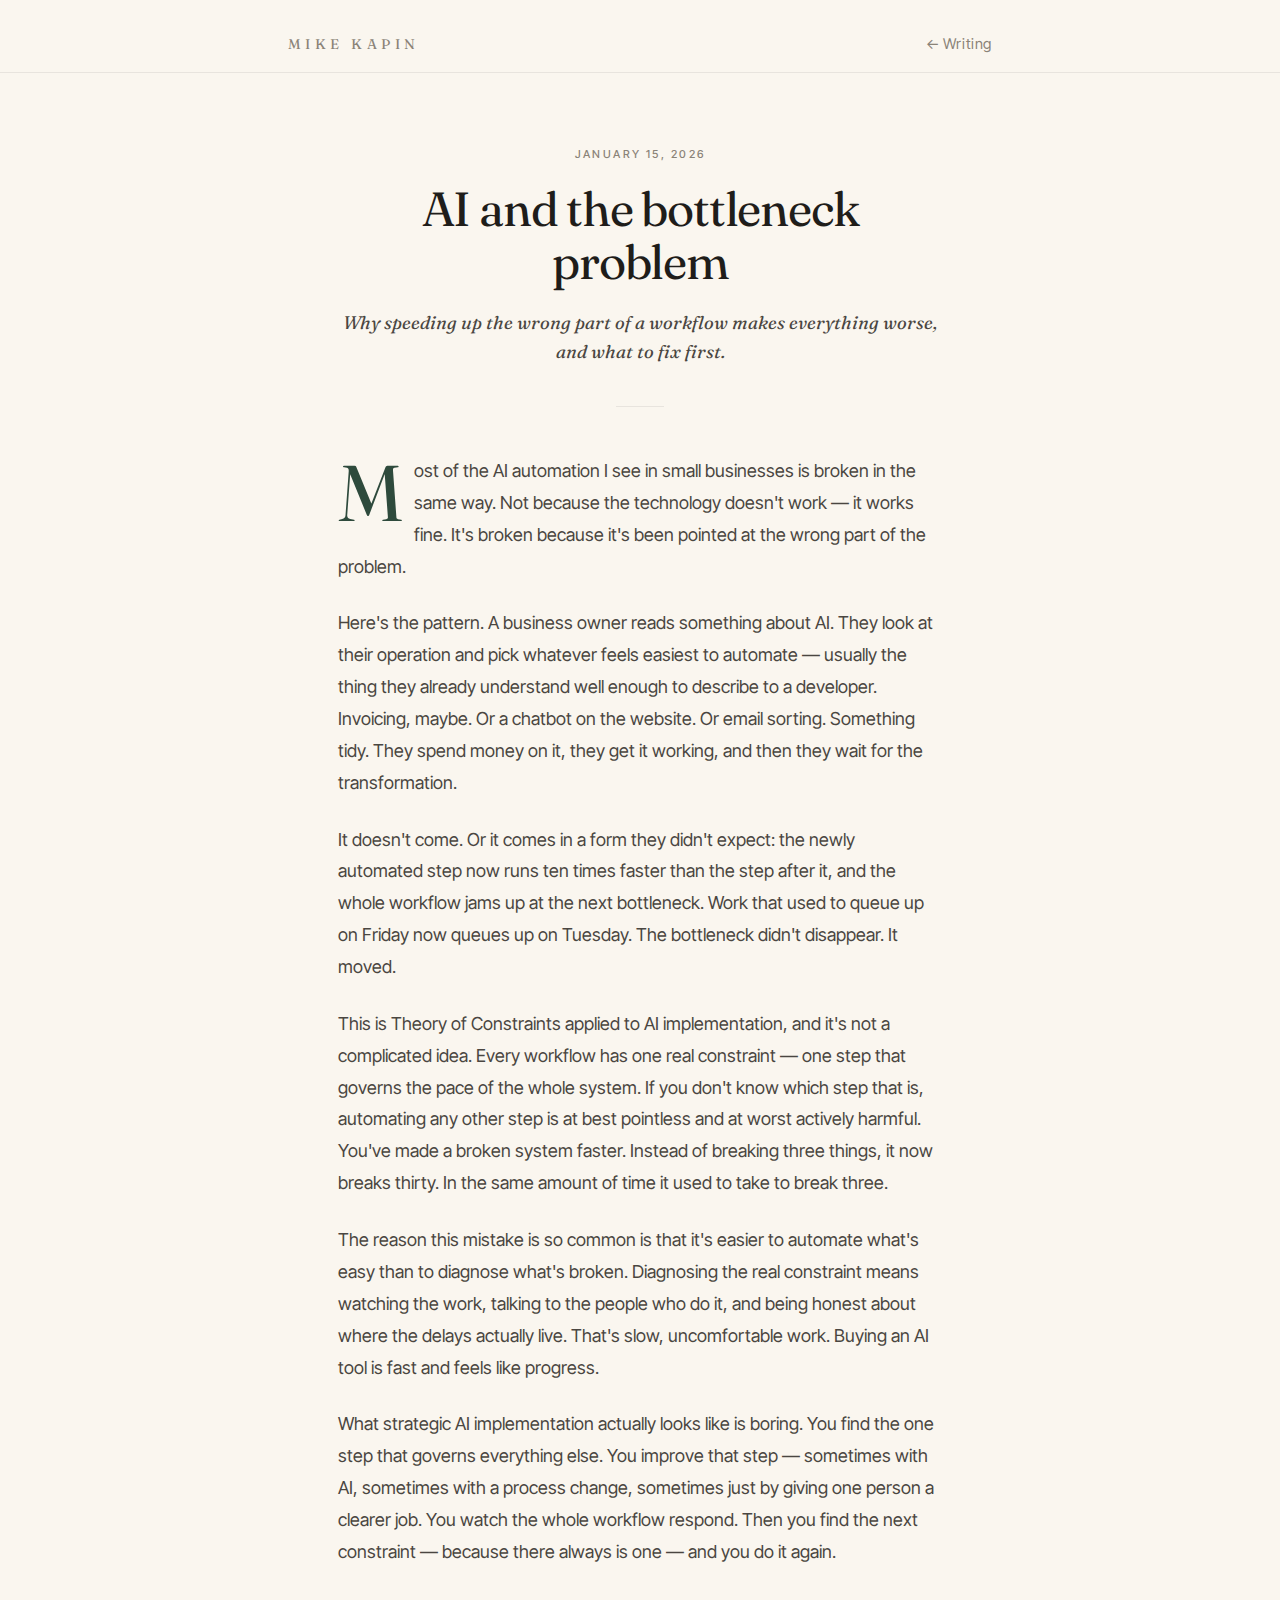
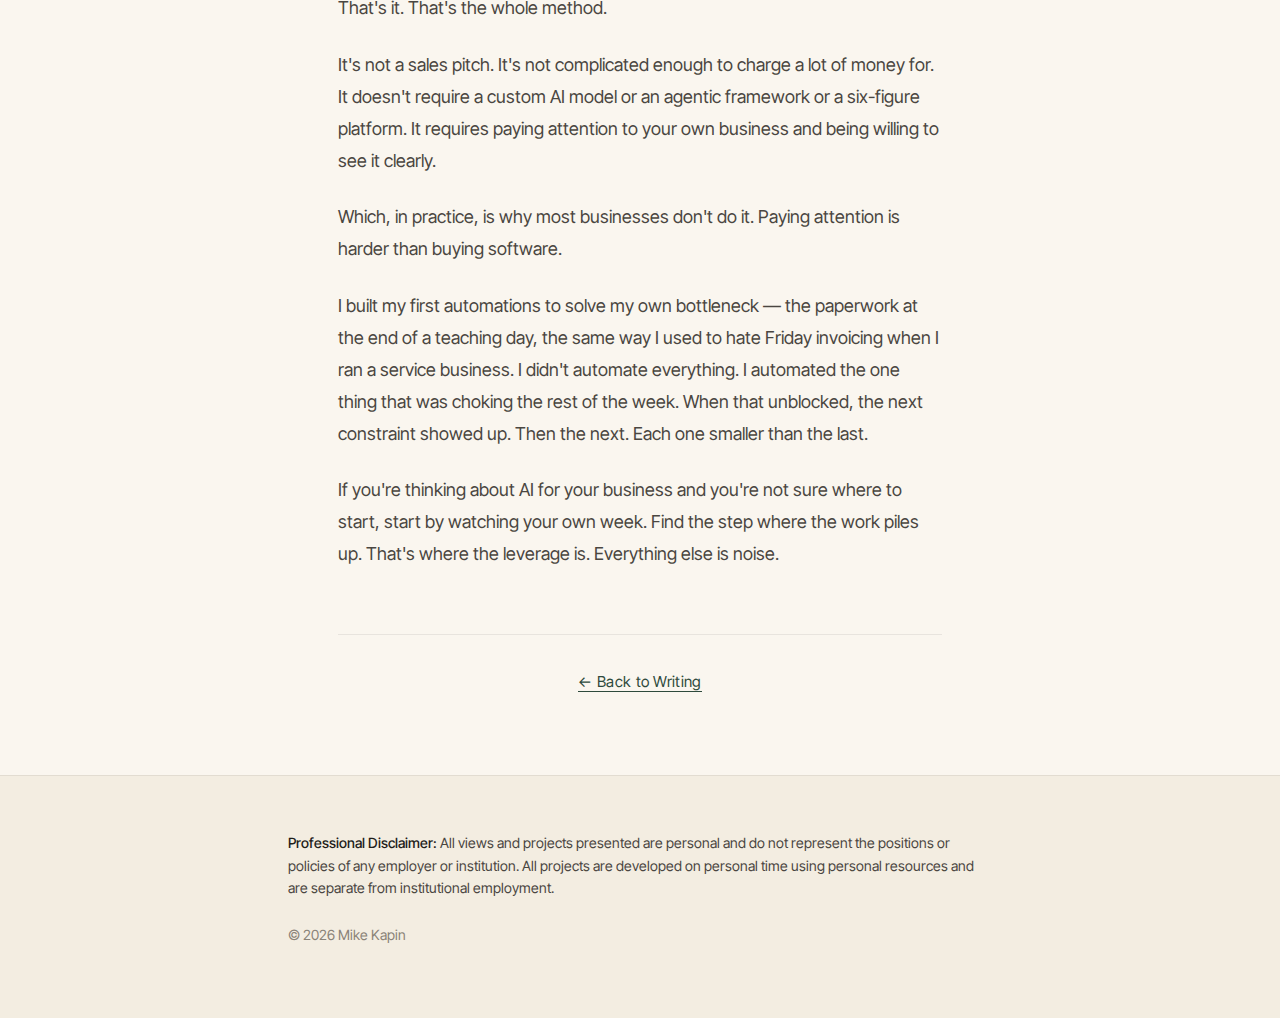
<file: writing/ai-and-the-bottleneck-problem.html>
<!doctype html>
<html lang="en">
<head>
<meta charset="utf-8" />
<meta name="viewport" content="width=device-width,initial-scale=1,viewport-fit=cover" />
<title>AI and the bottleneck problem &mdash; Mike Kapin</title>
<meta name="description" content="Why speeding up the wrong part of a workflow makes everything worse, and what to fix first." />
<meta name="theme-color" content="#faf6ef" />
<meta property="og:title" content="AI and the bottleneck problem" />
<meta property="og:description" content="Why speeding up the wrong part of a workflow makes everything worse, and what to fix first." />
<meta property="og:type" content="article" />
<meta property="og:url" content="https://mikekapin.com/writing/ai-and-the-bottleneck-problem/" />
<meta property="article:published_time" content="2026-01-15" />
<meta property="article:author" content="Mike Kapin" />
<link rel="canonical" href="https://mikekapin.com/writing/ai-and-the-bottleneck-problem/" />
<link rel="icon" href="data:image/svg+xml,%3Csvg xmlns='http://www.w3.org/2000/svg' viewBox='0 0 64 64'%3E%3Crect width='64' height='64' rx='12' fill='%23faf6ef'/%3E%3Ctext x='32' y='44' text-anchor='middle' font-family='Georgia,serif' font-size='36' font-style='italic' fill='%232e4a3c'%3Emk%3C/text%3E%3C/svg%3E" />
<link rel="preconnect" href="https://fonts.googleapis.com" />
<link rel="preconnect" href="https://fonts.gstatic.com" crossorigin />
<link href="https://fonts.googleapis.com/css2?family=Fraunces:ital,opsz,wght@0,9..144,400;0,9..144,500;0,9..144,600;1,9..144,400&family=Inter+Tight:wght@400;500;600&display=swap" rel="stylesheet" />
<style>
  :root {
    --bg: #faf6ef;
    --surface: #f3ede1;
    --ink: #1f1d1a;
    --ink-soft: #4a4641;
    --ink-muted: #8a8378;
    --accent: #2e4a3c;
    --accent-soft: #3e6250;
    --rule: rgba(31, 29, 26, 0.08);
    --serif: "Fraunces", Georgia, "Times New Roman", serif;
    --sans: "Inter Tight", -apple-system, BlinkMacSystemFont, "Segoe UI", Helvetica, Arial, sans-serif;
  }
  *, *::before, *::after { box-sizing: border-box; }
  html { scroll-behavior: smooth; }
  body {
    margin: 0;
    background: var(--bg);
    color: var(--ink);
    font-family: var(--sans);
    font-size: 17px;
    line-height: 1.65;
    -webkit-font-smoothing: antialiased;
    text-rendering: optimizeLegibility;
  }
  ::selection { background: var(--accent); color: var(--bg); }
  a { color: var(--accent); text-decoration: none; border-bottom: 1px solid rgba(46, 74, 60, 0.28); transition: border-color .18s ease, color .18s ease; }
  a:hover { border-bottom-color: var(--accent); color: var(--accent-soft); }

  .reading { max-width: 660px; margin: 0 auto; padding: 0 28px; }
  .container { max-width: 760px; margin: 0 auto; padding: 0 28px; }

  h1, h2, h3 { font-family: var(--serif); font-weight: 400; color: var(--ink); letter-spacing: -0.015em; margin: 0; }

  .topbar {
    padding: 2rem 0 1rem;
    border-bottom: 1px solid var(--rule);
  }
  .topbar-inner {
    display: flex;
    align-items: baseline;
    justify-content: space-between;
    gap: 1rem;
  }
  .site-mark {
    font-family: var(--serif);
    font-size: 14px;
    letter-spacing: 0.32em;
    text-transform: uppercase;
    color: var(--ink-muted);
    border-bottom: none;
  }
  .site-mark:hover { color: var(--accent); border-bottom: none; }
  .back-link {
    font-family: var(--sans);
    font-size: 0.92rem;
    color: var(--ink-muted);
    border-bottom: none;
    letter-spacing: 0.04em;
  }
  .back-link:hover { color: var(--accent); border-bottom: none; }

  article { padding: 4.5rem 0 5rem; }

  .post-meta {
    text-align: center;
    margin: 0 0 2rem;
  }
  .post-kicker {
    font-family: var(--sans);
    font-size: 11px;
    letter-spacing: 0.22em;
    text-transform: uppercase;
    color: var(--ink-muted);
    margin: 0 0 1.25rem;
    font-weight: 500;
  }
  .post-h1 {
    font-size: clamp(2.2rem, 4.6vw, 3rem);
    line-height: 1.1;
    letter-spacing: -0.025em;
    margin: 0 auto 1.25rem;
    max-width: 20ch;
    text-align: center;
  }
  .post-standfirst {
    font-family: var(--serif);
    font-style: italic;
    color: var(--ink-soft);
    font-size: 1.15rem;
    line-height: 1.55;
    margin: 0 auto 2.5rem;
    max-width: 52ch;
    text-align: center;
  }
  .post-rule {
    border: 0;
    border-top: 1px solid var(--rule);
    width: 3rem;
    margin: 0 auto 3rem;
  }

  .prose p {
    font-size: 1.12rem;
    line-height: 1.78;
    color: var(--ink-soft);
    margin: 0 0 1.55rem;
  }
  .prose p:last-child { margin-bottom: 0; }
  .prose em { font-style: italic; color: var(--ink); }
  .prose strong { color: var(--ink); font-weight: 500; }
  .prose p:first-of-type::first-letter {
    font-family: var(--serif);
    font-size: 4.4em;
    line-height: 0.82;
    float: left;
    padding: 0.08em 0.14em 0 0;
    color: var(--accent);
    font-weight: 400;
  }
  .prose h2 {
    font-family: var(--serif);
    font-weight: 500;
    font-size: 1.5rem;
    color: var(--ink);
    margin: 3rem 0 1.25rem;
    letter-spacing: -0.01em;
  }
  .prose hr.section-break {
    border: 0;
    text-align: center;
    margin: 2.5rem 0;
    color: var(--ink-muted);
  }
  .prose hr.section-break::before {
    content: "· · ·";
    letter-spacing: 0.5em;
    font-size: 1rem;
  }

  .post-bottom {
    margin-top: 4rem;
    padding-top: 2rem;
    border-top: 1px solid var(--rule);
    text-align: center;
  }
  .post-bottom a {
    font-family: var(--sans);
    font-size: 0.95rem;
    color: var(--accent);
    border-bottom: 1px solid var(--accent);
    letter-spacing: 0.02em;
  }

  footer {
    padding: 3.5rem 0 4.5rem;
    background: var(--surface);
    border-top: 1px solid var(--rule);
    color: var(--ink-muted);
    font-size: 0.88rem;
    line-height: 1.6;
  }
  .disclaimer {
    max-width: 760px;
    margin: 0 0 1.5rem;
    color: var(--ink-soft);
  }
  .disclaimer strong { color: var(--ink); font-weight: 500; }
  .copyright { margin: 0; }

  @media (max-width: 560px) {
    article { padding: 3rem 0 3.5rem; }
    .prose p:first-of-type::first-letter {
      font-size: 3.8em;
      padding: 0.06em 0.12em 0 0;
    }
    .prose p { font-size: 1.05rem; line-height: 1.72; }
  }
</style>
</head>
<body>

  <div class="topbar">
    <div class="container topbar-inner">
      <a class="site-mark" href="/">Mike Kapin</a>
      <a class="back-link" href="/writing/">&larr; Writing</a>
    </div>
  </div>

  <article>
    <div class="reading">
      <header class="post-meta">
        <p class="post-kicker">January 15, 2026</p>
        <h1 class="post-h1">AI and the bottleneck problem</h1>
        <p class="post-standfirst">Why speeding up the wrong part of a workflow makes everything worse, and what to fix first.</p>
        <hr class="post-rule" />
      </header>

      <div class="prose">
<p>Most of the AI automation I see in small businesses is broken in the same way. Not because the technology doesn't work — it works fine. It's broken because it's been pointed at the wrong part of the problem.</p>

        <p>Here's the pattern. A business owner reads something about AI. They look at their operation and pick whatever feels easiest to automate — usually the thing they already understand well enough to describe to a developer. Invoicing, maybe. Or a chatbot on the website. Or email sorting. Something tidy. They spend money on it, they get it working, and then they wait for the transformation.</p>

        <p>It doesn't come. Or it comes in a form they didn't expect: the newly automated step now runs ten times faster than the step after it, and the whole workflow jams up at the next bottleneck. Work that used to queue up on Friday now queues up on Tuesday. The bottleneck didn't disappear. It moved.</p>

        <p>This is Theory of Constraints applied to AI implementation, and it's not a complicated idea. Every workflow has one real constraint — one step that governs the pace of the whole system. If you don't know which step that is, automating any other step is at best pointless and at worst actively harmful. You've made a broken system faster. Instead of breaking three things, it now breaks thirty. In the same amount of time it used to take to break three.</p>

        <p>The reason this mistake is so common is that it's easier to automate what's easy than to diagnose what's broken. Diagnosing the real constraint means watching the work, talking to the people who do it, and being honest about where the delays actually live. That's slow, uncomfortable work. Buying an AI tool is fast and feels like progress.</p>

        <p>What strategic AI implementation actually looks like is boring. You find the one step that governs everything else. You improve that step — sometimes with AI, sometimes with a process change, sometimes just by giving one person a clearer job. You watch the whole workflow respond. Then you find the next constraint — because there always is one — and you do it again.</p>

        <p>That's it. That's the whole method.</p>

        <p>It's not a sales pitch. It's not complicated enough to charge a lot of money for. It doesn't require a custom AI model or an agentic framework or a six-figure platform. It requires paying attention to your own business and being willing to see it clearly.</p>

        <p>Which, in practice, is why most businesses don't do it. Paying attention is harder than buying software.</p>

        <p>I built my first automations to solve my own bottleneck — the paperwork at the end of a teaching day, the same way I used to hate Friday invoicing when I ran a service business. I didn't automate everything. I automated the one thing that was choking the rest of the week. When that unblocked, the next constraint showed up. Then the next. Each one smaller than the last.</p>

        <p>If you're thinking about AI for your business and you're not sure where to start, start by watching your own week. Find the step where the work piles up. That's where the leverage is. Everything else is noise.</p>
      </div>

      <div class="post-bottom">
        <a href="/writing/">&larr; Back to Writing</a>
      </div>
    </div>
  </article>

  <footer>
    <div class="container">
      <p class="disclaimer"><strong>Professional Disclaimer:</strong> All views and projects presented are personal and do not represent the positions or policies of any employer or institution. All projects are developed on personal time using personal resources and are separate from institutional employment.</p>
      <p class="copyright">&copy; 2026 Mike Kapin</p>
    </div>
  </footer>

</body>
</html>
</file>
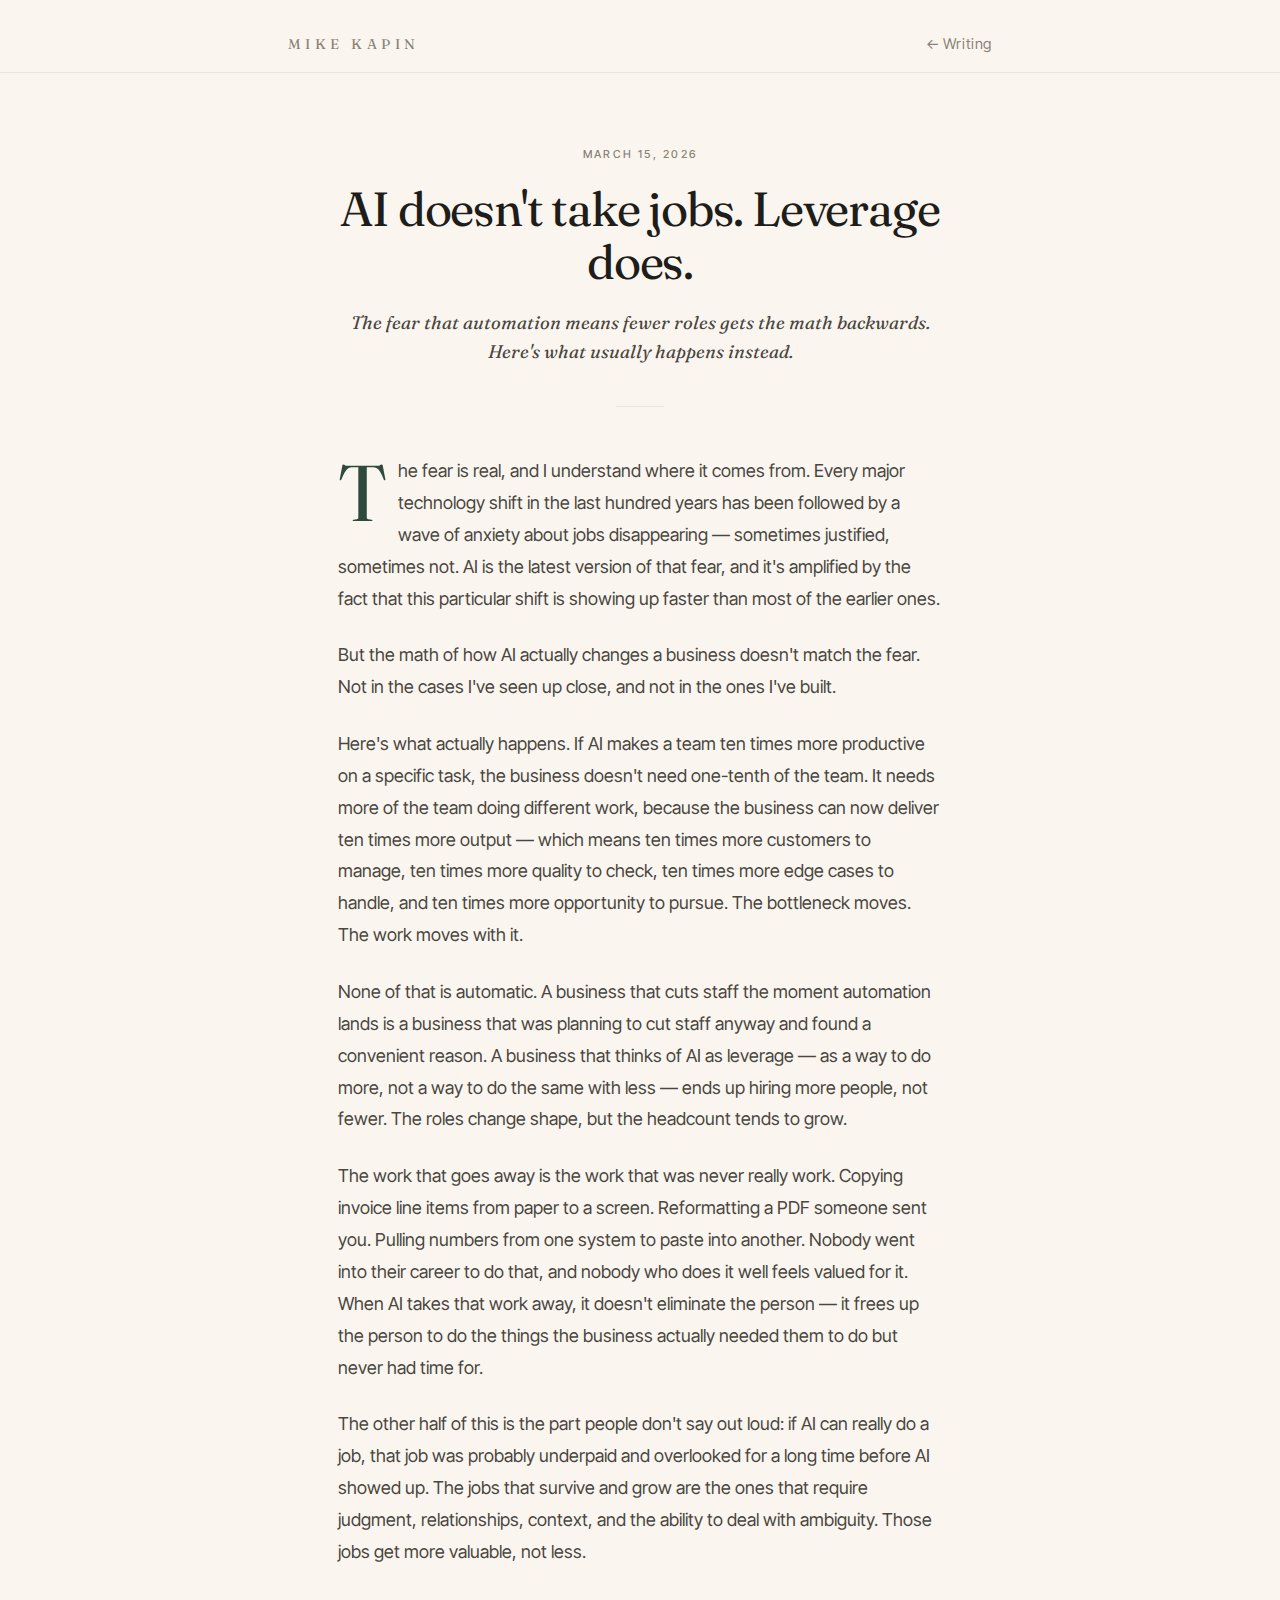
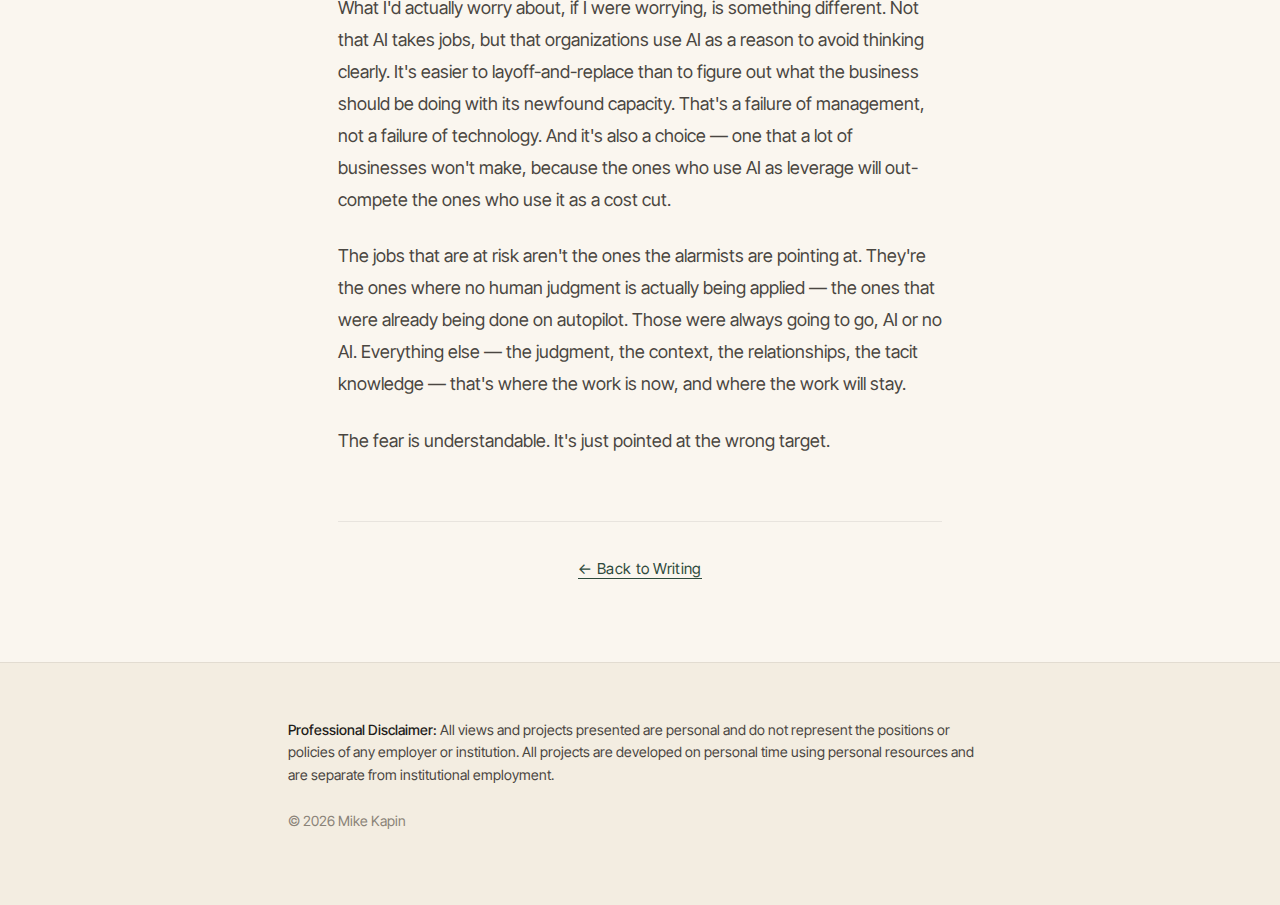
<file: writing/ai-doesnt-take-jobs-leverage-does.html>
<!doctype html>
<html lang="en">
<head>
<meta charset="utf-8" />
<meta name="viewport" content="width=device-width,initial-scale=1,viewport-fit=cover" />
<title>AI doesn't take jobs. Leverage does. &mdash; Mike Kapin</title>
<meta name="description" content="The fear that automation means fewer roles gets the math backwards. Here's what usually happens instead." />
<meta name="theme-color" content="#faf6ef" />
<meta property="og:title" content="AI doesn't take jobs. Leverage does." />
<meta property="og:description" content="The fear that automation means fewer roles gets the math backwards. Here's what usually happens instead." />
<meta property="og:type" content="article" />
<meta property="og:url" content="https://mikekapin.com/writing/ai-doesnt-take-jobs-leverage-does/" />
<meta property="article:published_time" content="2026-03-15" />
<meta property="article:author" content="Mike Kapin" />
<link rel="canonical" href="https://mikekapin.com/writing/ai-doesnt-take-jobs-leverage-does/" />
<link rel="icon" href="data:image/svg+xml,%3Csvg xmlns='http://www.w3.org/2000/svg' viewBox='0 0 64 64'%3E%3Crect width='64' height='64' rx='12' fill='%23faf6ef'/%3E%3Ctext x='32' y='44' text-anchor='middle' font-family='Georgia,serif' font-size='36' font-style='italic' fill='%232e4a3c'%3Emk%3C/text%3E%3C/svg%3E" />
<link rel="preconnect" href="https://fonts.googleapis.com" />
<link rel="preconnect" href="https://fonts.gstatic.com" crossorigin />
<link href="https://fonts.googleapis.com/css2?family=Fraunces:ital,opsz,wght@0,9..144,400;0,9..144,500;0,9..144,600;1,9..144,400&family=Inter+Tight:wght@400;500;600&display=swap" rel="stylesheet" />
<style>
  :root {
    --bg: #faf6ef;
    --surface: #f3ede1;
    --ink: #1f1d1a;
    --ink-soft: #4a4641;
    --ink-muted: #8a8378;
    --accent: #2e4a3c;
    --accent-soft: #3e6250;
    --rule: rgba(31, 29, 26, 0.08);
    --serif: "Fraunces", Georgia, "Times New Roman", serif;
    --sans: "Inter Tight", -apple-system, BlinkMacSystemFont, "Segoe UI", Helvetica, Arial, sans-serif;
  }
  *, *::before, *::after { box-sizing: border-box; }
  html { scroll-behavior: smooth; }
  body {
    margin: 0;
    background: var(--bg);
    color: var(--ink);
    font-family: var(--sans);
    font-size: 17px;
    line-height: 1.65;
    -webkit-font-smoothing: antialiased;
    text-rendering: optimizeLegibility;
  }
  ::selection { background: var(--accent); color: var(--bg); }
  a { color: var(--accent); text-decoration: none; border-bottom: 1px solid rgba(46, 74, 60, 0.28); transition: border-color .18s ease, color .18s ease; }
  a:hover { border-bottom-color: var(--accent); color: var(--accent-soft); }

  .reading { max-width: 660px; margin: 0 auto; padding: 0 28px; }
  .container { max-width: 760px; margin: 0 auto; padding: 0 28px; }

  h1, h2, h3 { font-family: var(--serif); font-weight: 400; color: var(--ink); letter-spacing: -0.015em; margin: 0; }

  .topbar {
    padding: 2rem 0 1rem;
    border-bottom: 1px solid var(--rule);
  }
  .topbar-inner {
    display: flex;
    align-items: baseline;
    justify-content: space-between;
    gap: 1rem;
  }
  .site-mark {
    font-family: var(--serif);
    font-size: 14px;
    letter-spacing: 0.32em;
    text-transform: uppercase;
    color: var(--ink-muted);
    border-bottom: none;
  }
  .site-mark:hover { color: var(--accent); border-bottom: none; }
  .back-link {
    font-family: var(--sans);
    font-size: 0.92rem;
    color: var(--ink-muted);
    border-bottom: none;
    letter-spacing: 0.04em;
  }
  .back-link:hover { color: var(--accent); border-bottom: none; }

  article { padding: 4.5rem 0 5rem; }

  .post-meta {
    text-align: center;
    margin: 0 0 2rem;
  }
  .post-kicker {
    font-family: var(--sans);
    font-size: 11px;
    letter-spacing: 0.22em;
    text-transform: uppercase;
    color: var(--ink-muted);
    margin: 0 0 1.25rem;
    font-weight: 500;
  }
  .post-h1 {
    font-size: clamp(2.2rem, 4.6vw, 3rem);
    line-height: 1.1;
    letter-spacing: -0.025em;
    margin: 0 auto 1.25rem;
    max-width: 20ch;
    text-align: center;
  }
  .post-standfirst {
    font-family: var(--serif);
    font-style: italic;
    color: var(--ink-soft);
    font-size: 1.15rem;
    line-height: 1.55;
    margin: 0 auto 2.5rem;
    max-width: 52ch;
    text-align: center;
  }
  .post-rule {
    border: 0;
    border-top: 1px solid var(--rule);
    width: 3rem;
    margin: 0 auto 3rem;
  }

  .prose p {
    font-size: 1.12rem;
    line-height: 1.78;
    color: var(--ink-soft);
    margin: 0 0 1.55rem;
  }
  .prose p:last-child { margin-bottom: 0; }
  .prose em { font-style: italic; color: var(--ink); }
  .prose strong { color: var(--ink); font-weight: 500; }
  .prose p:first-of-type::first-letter {
    font-family: var(--serif);
    font-size: 4.4em;
    line-height: 0.82;
    float: left;
    padding: 0.08em 0.14em 0 0;
    color: var(--accent);
    font-weight: 400;
  }
  .prose h2 {
    font-family: var(--serif);
    font-weight: 500;
    font-size: 1.5rem;
    color: var(--ink);
    margin: 3rem 0 1.25rem;
    letter-spacing: -0.01em;
  }
  .prose hr.section-break {
    border: 0;
    text-align: center;
    margin: 2.5rem 0;
    color: var(--ink-muted);
  }
  .prose hr.section-break::before {
    content: "· · ·";
    letter-spacing: 0.5em;
    font-size: 1rem;
  }

  .post-bottom {
    margin-top: 4rem;
    padding-top: 2rem;
    border-top: 1px solid var(--rule);
    text-align: center;
  }
  .post-bottom a {
    font-family: var(--sans);
    font-size: 0.95rem;
    color: var(--accent);
    border-bottom: 1px solid var(--accent);
    letter-spacing: 0.02em;
  }

  footer {
    padding: 3.5rem 0 4.5rem;
    background: var(--surface);
    border-top: 1px solid var(--rule);
    color: var(--ink-muted);
    font-size: 0.88rem;
    line-height: 1.6;
  }
  .disclaimer {
    max-width: 760px;
    margin: 0 0 1.5rem;
    color: var(--ink-soft);
  }
  .disclaimer strong { color: var(--ink); font-weight: 500; }
  .copyright { margin: 0; }

  @media (max-width: 560px) {
    article { padding: 3rem 0 3.5rem; }
    .prose p:first-of-type::first-letter {
      font-size: 3.8em;
      padding: 0.06em 0.12em 0 0;
    }
    .prose p { font-size: 1.05rem; line-height: 1.72; }
  }
</style>
</head>
<body>

  <div class="topbar">
    <div class="container topbar-inner">
      <a class="site-mark" href="/">Mike Kapin</a>
      <a class="back-link" href="/writing/">&larr; Writing</a>
    </div>
  </div>

  <article>
    <div class="reading">
      <header class="post-meta">
        <p class="post-kicker">March 15, 2026</p>
        <h1 class="post-h1">AI doesn't take jobs. Leverage does.</h1>
        <p class="post-standfirst">The fear that automation means fewer roles gets the math backwards. Here's what usually happens instead.</p>
        <hr class="post-rule" />
      </header>

      <div class="prose">
<p>The fear is real, and I understand where it comes from. Every major technology shift in the last hundred years has been followed by a wave of anxiety about jobs disappearing — sometimes justified, sometimes not. AI is the latest version of that fear, and it's amplified by the fact that this particular shift is showing up faster than most of the earlier ones.</p>

        <p>But the math of how AI actually changes a business doesn't match the fear. Not in the cases I've seen up close, and not in the ones I've built.</p>

        <p>Here's what actually happens. If AI makes a team ten times more productive on a specific task, the business doesn't need one-tenth of the team. It needs more of the team doing different work, because the business can now deliver ten times more output — which means ten times more customers to manage, ten times more quality to check, ten times more edge cases to handle, and ten times more opportunity to pursue. The bottleneck moves. The work moves with it.</p>

        <p>None of that is automatic. A business that cuts staff the moment automation lands is a business that was planning to cut staff anyway and found a convenient reason. A business that thinks of AI as leverage — as a way to do more, not a way to do the same with less — ends up hiring more people, not fewer. The roles change shape, but the headcount tends to grow.</p>

        <p>The work that goes away is the work that was never really work. Copying invoice line items from paper to a screen. Reformatting a PDF someone sent you. Pulling numbers from one system to paste into another. Nobody went into their career to do that, and nobody who does it well feels valued for it. When AI takes that work away, it doesn't eliminate the person — it frees up the person to do the things the business actually needed them to do but never had time for.</p>

        <p>The other half of this is the part people don't say out loud: if AI can really do a job, that job was probably underpaid and overlooked for a long time before AI showed up. The jobs that survive and grow are the ones that require judgment, relationships, context, and the ability to deal with ambiguity. Those jobs get more valuable, not less.</p>

        <p>What I'd actually worry about, if I were worrying, is something different. Not that AI takes jobs, but that organizations use AI as a reason to avoid thinking clearly. It's easier to layoff-and-replace than to figure out what the business should be doing with its newfound capacity. That's a failure of management, not a failure of technology. And it's also a choice — one that a lot of businesses won't make, because the ones who use AI as leverage will out-compete the ones who use it as a cost cut.</p>

        <p>The jobs that are at risk aren't the ones the alarmists are pointing at. They're the ones where no human judgment is actually being applied — the ones that were already being done on autopilot. Those were always going to go, AI or no AI. Everything else — the judgment, the context, the relationships, the tacit knowledge — that's where the work is now, and where the work will stay.</p>

        <p>The fear is understandable. It's just pointed at the wrong target.</p>
      </div>

      <div class="post-bottom">
        <a href="/writing/">&larr; Back to Writing</a>
      </div>
    </div>
  </article>

  <footer>
    <div class="container">
      <p class="disclaimer"><strong>Professional Disclaimer:</strong> All views and projects presented are personal and do not represent the positions or policies of any employer or institution. All projects are developed on personal time using personal resources and are separate from institutional employment.</p>
      <p class="copyright">&copy; 2026 Mike Kapin</p>
    </div>
  </footer>

</body>
</html>
</file>
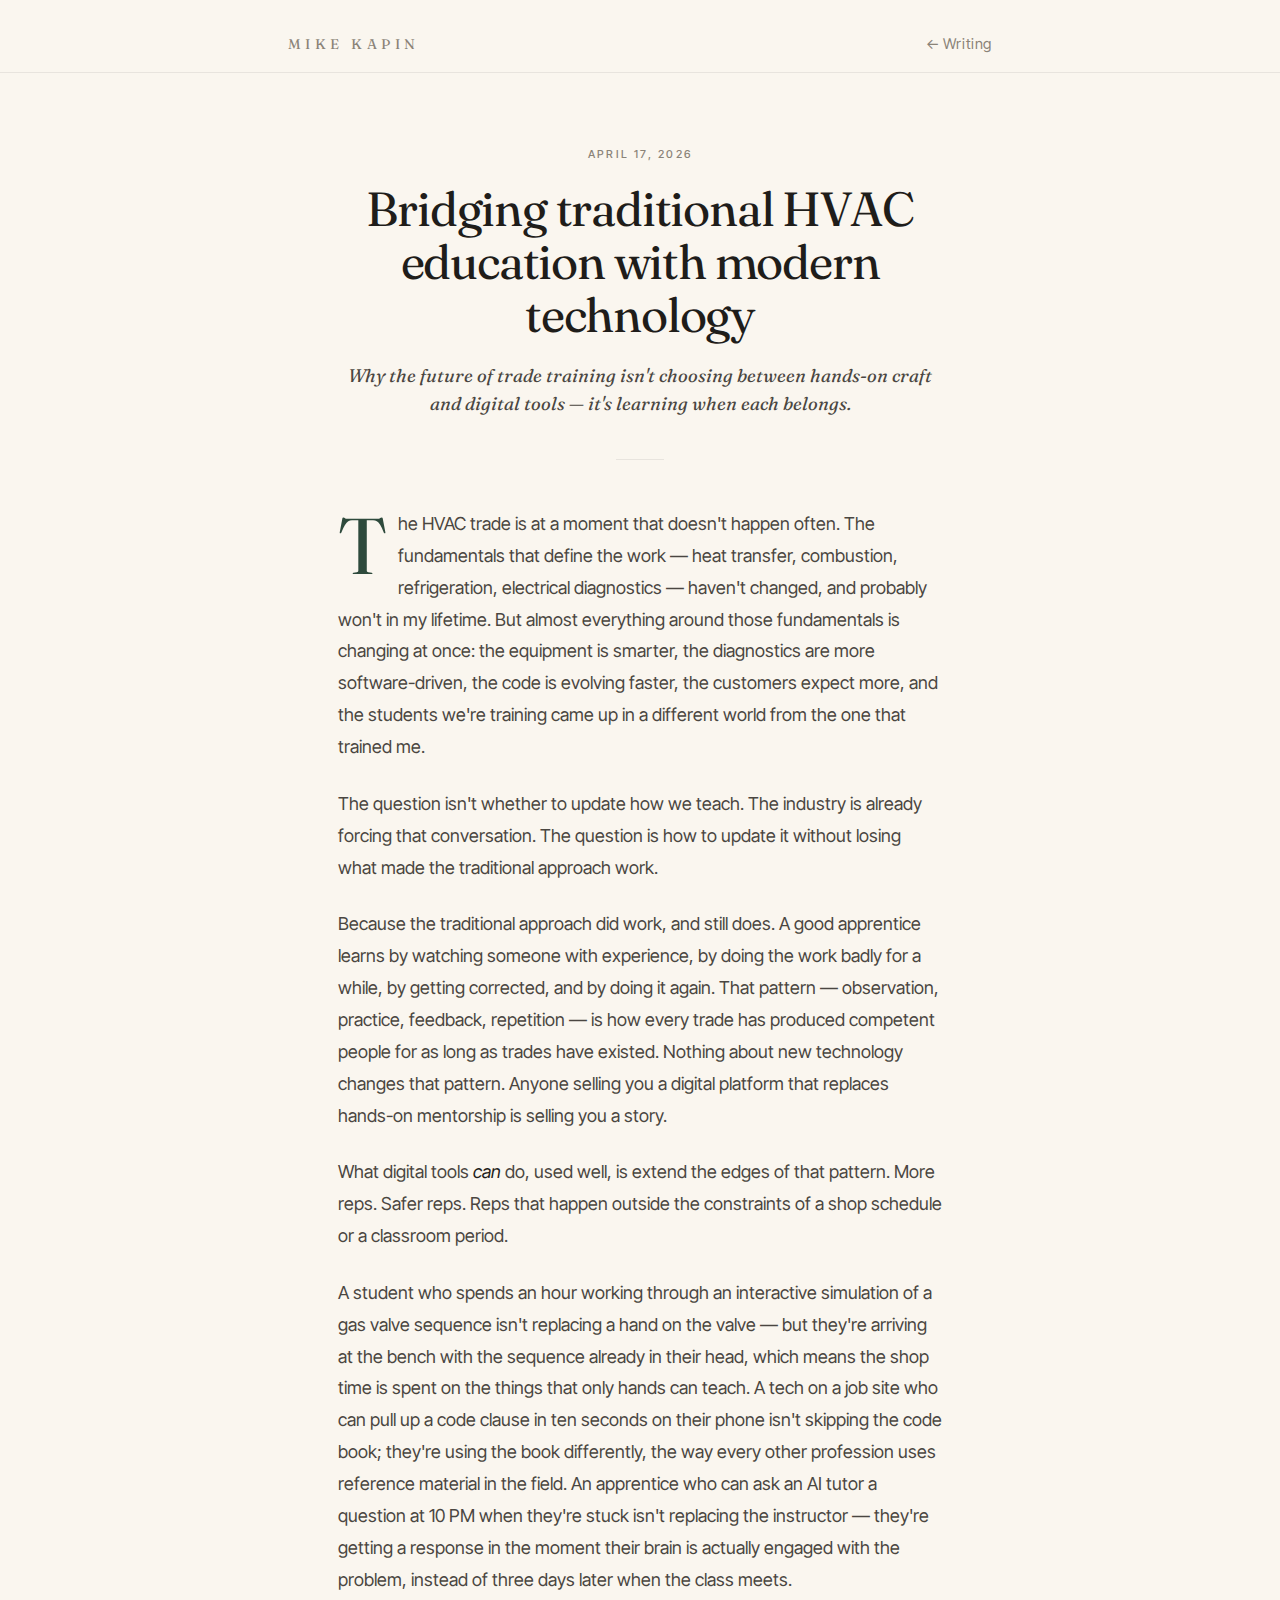
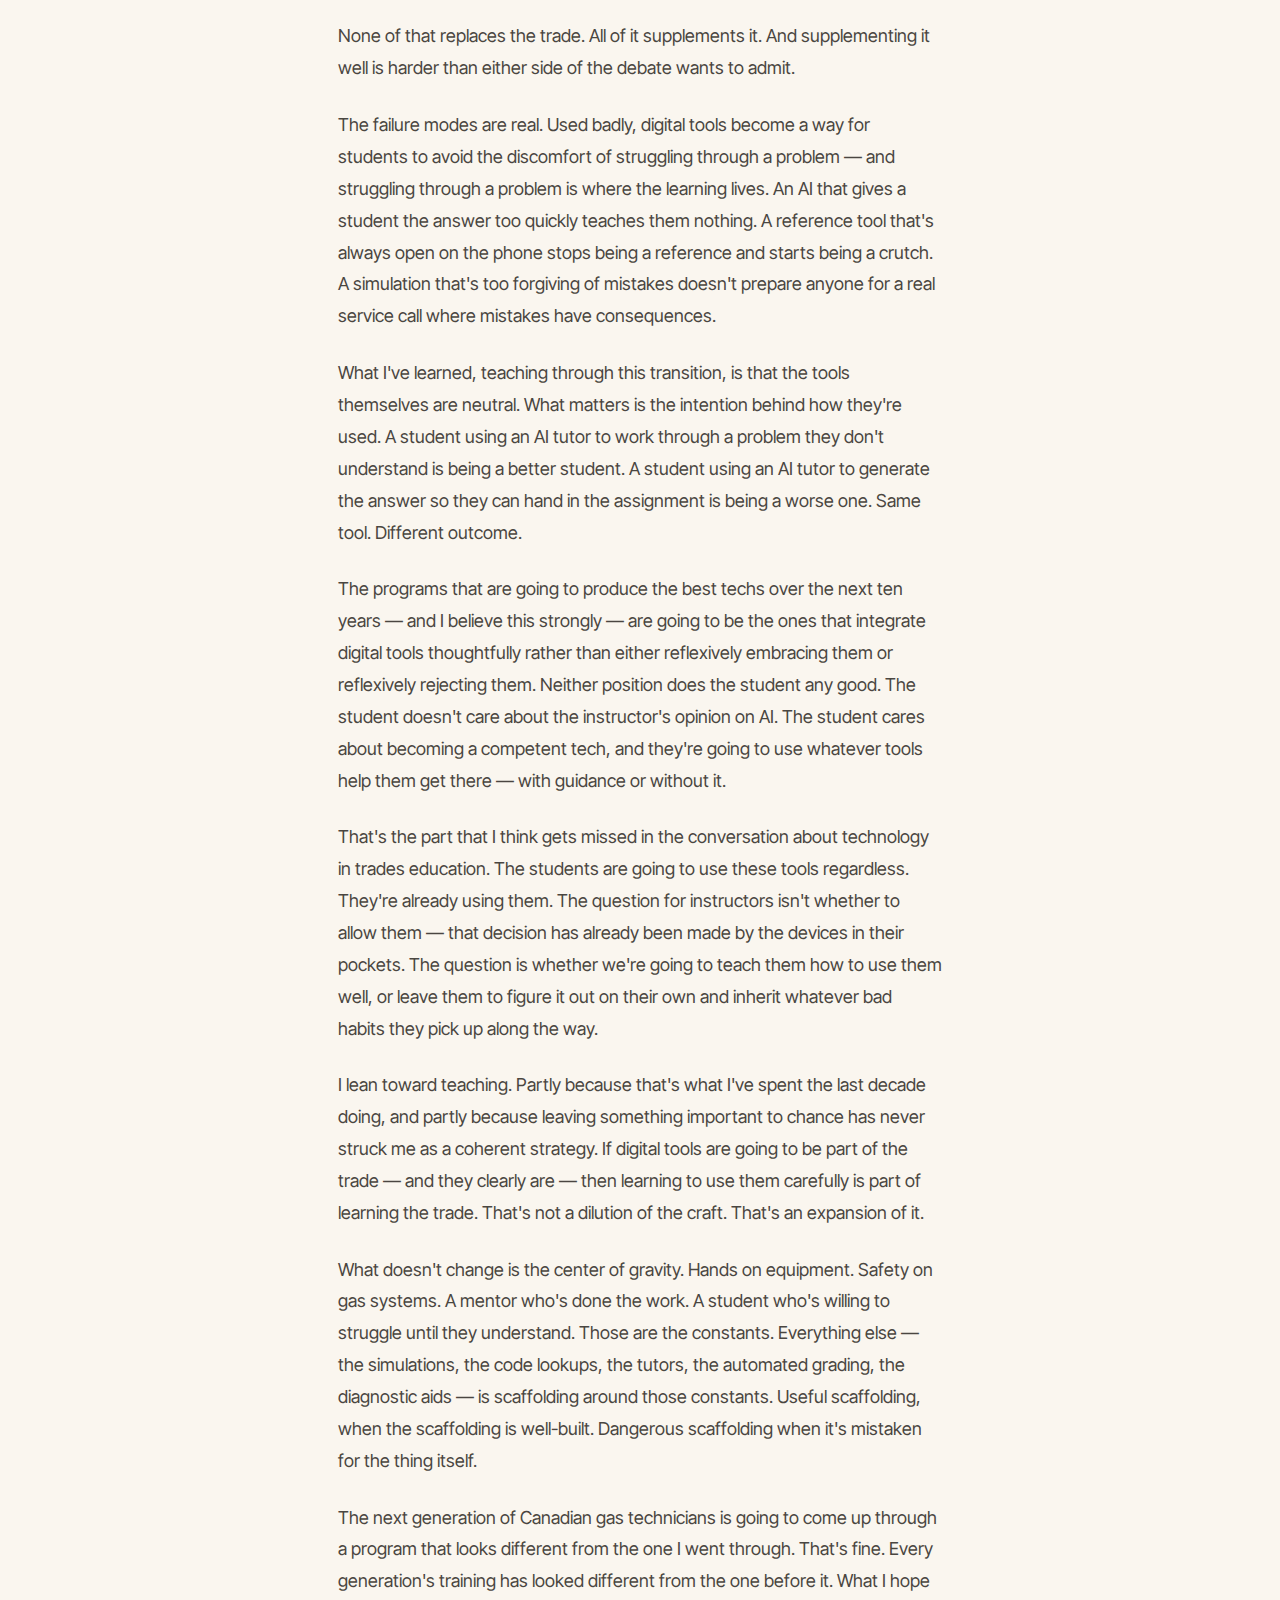
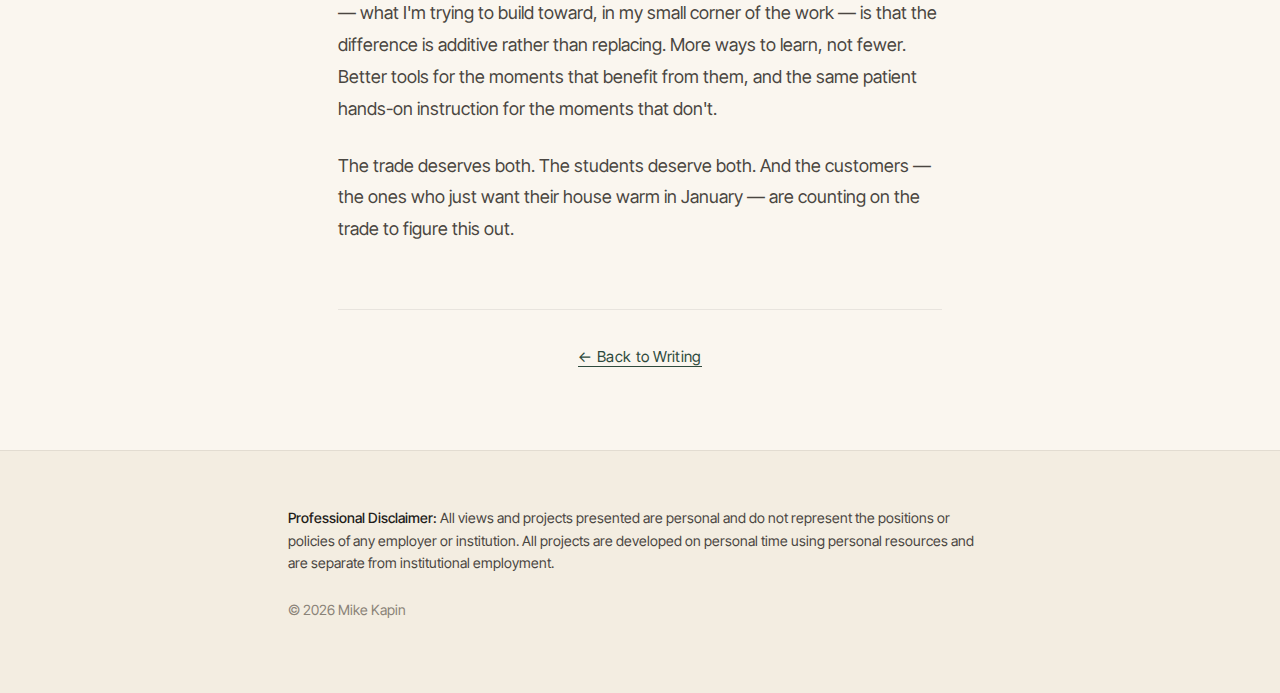
<file: writing/bridging-traditional-hvac-education-and-modern-technology.html>
<!doctype html>
<html lang="en">
<head>
<meta charset="utf-8" />
<meta name="viewport" content="width=device-width,initial-scale=1,viewport-fit=cover" />
<title>Bridging traditional HVAC education with modern technology &mdash; Mike Kapin</title>
<meta name="description" content="Why the future of HVAC training isn't choosing between hands-on craft and digital tools, but learning when each belongs." />
<meta name="theme-color" content="#faf6ef" />
<meta property="og:title" content="Bridging traditional HVAC education with modern technology" />
<meta property="og:description" content="Why the future of HVAC training isn't choosing between hands-on craft and digital tools, but learning when each belongs." />
<meta property="og:type" content="article" />
<meta property="og:url" content="https://mikekapin.com/writing/bridging-traditional-hvac-education-and-modern-technology/" />
<meta property="article:published_time" content="2026-04-17" />
<meta property="article:author" content="Mike Kapin" />
<link rel="canonical" href="https://mikekapin.com/writing/bridging-traditional-hvac-education-and-modern-technology/" />
<link rel="icon" href="data:image/svg+xml,%3Csvg xmlns='http://www.w3.org/2000/svg' viewBox='0 0 64 64'%3E%3Crect width='64' height='64' rx='12' fill='%23faf6ef'/%3E%3Ctext x='32' y='44' text-anchor='middle' font-family='Georgia,serif' font-size='36' font-style='italic' fill='%232e4a3c'%3Emk%3C/text%3E%3C/svg%3E" />
<link rel="preconnect" href="https://fonts.googleapis.com" />
<link rel="preconnect" href="https://fonts.gstatic.com" crossorigin />
<link href="https://fonts.googleapis.com/css2?family=Fraunces:ital,opsz,wght@0,9..144,400;0,9..144,500;0,9..144,600;1,9..144,400&family=Inter+Tight:wght@400;500;600&display=swap" rel="stylesheet" />
<style>
  :root {
    --bg: #faf6ef;
    --surface: #f3ede1;
    --ink: #1f1d1a;
    --ink-soft: #4a4641;
    --ink-muted: #8a8378;
    --accent: #2e4a3c;
    --accent-soft: #3e6250;
    --rule: rgba(31, 29, 26, 0.08);
    --serif: "Fraunces", Georgia, "Times New Roman", serif;
    --sans: "Inter Tight", -apple-system, BlinkMacSystemFont, "Segoe UI", Helvetica, Arial, sans-serif;
  }
  *, *::before, *::after { box-sizing: border-box; }
  html { scroll-behavior: smooth; }
  body {
    margin: 0;
    background: var(--bg);
    color: var(--ink);
    font-family: var(--sans);
    font-size: 17px;
    line-height: 1.65;
    -webkit-font-smoothing: antialiased;
    text-rendering: optimizeLegibility;
  }
  ::selection { background: var(--accent); color: var(--bg); }
  a { color: var(--accent); text-decoration: none; border-bottom: 1px solid rgba(46, 74, 60, 0.28); transition: border-color .18s ease, color .18s ease; }
  a:hover { border-bottom-color: var(--accent); color: var(--accent-soft); }

  .reading { max-width: 660px; margin: 0 auto; padding: 0 28px; }
  .container { max-width: 760px; margin: 0 auto; padding: 0 28px; }

  h1, h2, h3 { font-family: var(--serif); font-weight: 400; color: var(--ink); letter-spacing: -0.015em; margin: 0; }

  .topbar {
    padding: 2rem 0 1rem;
    border-bottom: 1px solid var(--rule);
  }
  .topbar-inner {
    display: flex;
    align-items: baseline;
    justify-content: space-between;
    gap: 1rem;
  }
  .site-mark {
    font-family: var(--serif);
    font-size: 14px;
    letter-spacing: 0.32em;
    text-transform: uppercase;
    color: var(--ink-muted);
    border-bottom: none;
  }
  .site-mark:hover { color: var(--accent); border-bottom: none; }
  .back-link {
    font-family: var(--sans);
    font-size: 0.92rem;
    color: var(--ink-muted);
    border-bottom: none;
    letter-spacing: 0.04em;
  }
  .back-link:hover { color: var(--accent); border-bottom: none; }

  article { padding: 4.5rem 0 5rem; }

  .post-meta {
    text-align: center;
    margin: 0 0 2rem;
  }
  .post-kicker {
    font-family: var(--sans);
    font-size: 11px;
    letter-spacing: 0.22em;
    text-transform: uppercase;
    color: var(--ink-muted);
    margin: 0 0 1.25rem;
    font-weight: 500;
  }
  .post-h1 {
    font-size: clamp(2.2rem, 4.6vw, 3rem);
    line-height: 1.1;
    letter-spacing: -0.025em;
    margin: 0 auto 1.25rem;
    max-width: 20ch;
    text-align: center;
  }
  .post-standfirst {
    font-family: var(--serif);
    font-style: italic;
    color: var(--ink-soft);
    font-size: 1.15rem;
    line-height: 1.55;
    margin: 0 auto 2.5rem;
    max-width: 52ch;
    text-align: center;
  }
  .post-rule {
    border: 0;
    border-top: 1px solid var(--rule);
    width: 3rem;
    margin: 0 auto 3rem;
  }

  .prose p {
    font-size: 1.12rem;
    line-height: 1.78;
    color: var(--ink-soft);
    margin: 0 0 1.55rem;
  }
  .prose p:last-child { margin-bottom: 0; }
  .prose em { font-style: italic; color: var(--ink); }
  .prose strong { color: var(--ink); font-weight: 500; }
  .prose p:first-of-type::first-letter {
    font-family: var(--serif);
    font-size: 4.4em;
    line-height: 0.82;
    float: left;
    padding: 0.08em 0.14em 0 0;
    color: var(--accent);
    font-weight: 400;
  }
  .prose h2 {
    font-family: var(--serif);
    font-weight: 500;
    font-size: 1.5rem;
    color: var(--ink);
    margin: 3rem 0 1.25rem;
    letter-spacing: -0.01em;
  }
  .prose hr.section-break {
    border: 0;
    text-align: center;
    margin: 2.5rem 0;
    color: var(--ink-muted);
  }
  .prose hr.section-break::before {
    content: "· · ·";
    letter-spacing: 0.5em;
    font-size: 1rem;
  }

  .post-bottom {
    margin-top: 4rem;
    padding-top: 2rem;
    border-top: 1px solid var(--rule);
    text-align: center;
  }
  .post-bottom a {
    font-family: var(--sans);
    font-size: 0.95rem;
    color: var(--accent);
    border-bottom: 1px solid var(--accent);
    letter-spacing: 0.02em;
  }

  footer {
    padding: 3.5rem 0 4.5rem;
    background: var(--surface);
    border-top: 1px solid var(--rule);
    color: var(--ink-muted);
    font-size: 0.88rem;
    line-height: 1.6;
  }
  .disclaimer {
    max-width: 760px;
    margin: 0 0 1.5rem;
    color: var(--ink-soft);
  }
  .disclaimer strong { color: var(--ink); font-weight: 500; }
  .copyright { margin: 0; }

  @media (max-width: 560px) {
    article { padding: 3rem 0 3.5rem; }
    .prose p:first-of-type::first-letter {
      font-size: 3.8em;
      padding: 0.06em 0.12em 0 0;
    }
    .prose p { font-size: 1.05rem; line-height: 1.72; }
  }
</style>
</head>
<body>

  <div class="topbar">
    <div class="container topbar-inner">
      <a class="site-mark" href="/">Mike Kapin</a>
      <a class="back-link" href="/writing/">&larr; Writing</a>
    </div>
  </div>

  <article>
    <div class="reading">
      <header class="post-meta">
        <p class="post-kicker">April 17, 2026</p>
        <h1 class="post-h1">Bridging traditional HVAC education with modern technology</h1>
        <p class="post-standfirst">Why the future of trade training isn't choosing between hands-on craft and digital tools — it's learning when each belongs.</p>
        <hr class="post-rule" />
      </header>

      <div class="prose">
<p>The HVAC trade is at a moment that doesn't happen often. The fundamentals that define the work — heat transfer, combustion, refrigeration, electrical diagnostics — haven't changed, and probably won't in my lifetime. But almost everything around those fundamentals is changing at once: the equipment is smarter, the diagnostics are more software-driven, the code is evolving faster, the customers expect more, and the students we're training came up in a different world from the one that trained me.</p>

        <p>The question isn't whether to update how we teach. The industry is already forcing that conversation. The question is how to update it without losing what made the traditional approach work.</p>

        <p>Because the traditional approach did work, and still does. A good apprentice learns by watching someone with experience, by doing the work badly for a while, by getting corrected, and by doing it again. That pattern — observation, practice, feedback, repetition — is how every trade has produced competent people for as long as trades have existed. Nothing about new technology changes that pattern. Anyone selling you a digital platform that replaces hands-on mentorship is selling you a story.</p>

        <p>What digital tools <em>can</em> do, used well, is extend the edges of that pattern. More reps. Safer reps. Reps that happen outside the constraints of a shop schedule or a classroom period.</p>

        <p>A student who spends an hour working through an interactive simulation of a gas valve sequence isn't replacing a hand on the valve — but they're arriving at the bench with the sequence already in their head, which means the shop time is spent on the things that only hands can teach. A tech on a job site who can pull up a code clause in ten seconds on their phone isn't skipping the code book; they're using the book differently, the way every other profession uses reference material in the field. An apprentice who can ask an AI tutor a question at 10 PM when they're stuck isn't replacing the instructor — they're getting a response in the moment their brain is actually engaged with the problem, instead of three days later when the class meets.</p>

        <p>None of that replaces the trade. All of it supplements it. And supplementing it well is harder than either side of the debate wants to admit.</p>

        <p>The failure modes are real. Used badly, digital tools become a way for students to avoid the discomfort of struggling through a problem — and struggling through a problem is where the learning lives. An AI that gives a student the answer too quickly teaches them nothing. A reference tool that's always open on the phone stops being a reference and starts being a crutch. A simulation that's too forgiving of mistakes doesn't prepare anyone for a real service call where mistakes have consequences.</p>

        <p>What I've learned, teaching through this transition, is that the tools themselves are neutral. What matters is the intention behind how they're used. A student using an AI tutor to work through a problem they don't understand is being a better student. A student using an AI tutor to generate the answer so they can hand in the assignment is being a worse one. Same tool. Different outcome.</p>

        <p>The programs that are going to produce the best techs over the next ten years — and I believe this strongly — are going to be the ones that integrate digital tools thoughtfully rather than either reflexively embracing them or reflexively rejecting them. Neither position does the student any good. The student doesn't care about the instructor's opinion on AI. The student cares about becoming a competent tech, and they're going to use whatever tools help them get there — with guidance or without it.</p>

        <p>That's the part that I think gets missed in the conversation about technology in trades education. The students are going to use these tools regardless. They're already using them. The question for instructors isn't whether to allow them — that decision has already been made by the devices in their pockets. The question is whether we're going to teach them how to use them well, or leave them to figure it out on their own and inherit whatever bad habits they pick up along the way.</p>

        <p>I lean toward teaching. Partly because that's what I've spent the last decade doing, and partly because leaving something important to chance has never struck me as a coherent strategy. If digital tools are going to be part of the trade — and they clearly are — then learning to use them carefully is part of learning the trade. That's not a dilution of the craft. That's an expansion of it.</p>

        <p>What doesn't change is the center of gravity. Hands on equipment. Safety on gas systems. A mentor who's done the work. A student who's willing to struggle until they understand. Those are the constants. Everything else — the simulations, the code lookups, the tutors, the automated grading, the diagnostic aids — is scaffolding around those constants. Useful scaffolding, when the scaffolding is well-built. Dangerous scaffolding when it's mistaken for the thing itself.</p>

        <p>The next generation of Canadian gas technicians is going to come up through a program that looks different from the one I went through. That's fine. Every generation's training has looked different from the one before it. What I hope — what I'm trying to build toward, in my small corner of the work — is that the difference is additive rather than replacing. More ways to learn, not fewer. Better tools for the moments that benefit from them, and the same patient hands-on instruction for the moments that don't.</p>

        <p>The trade deserves both. The students deserve both. And the customers — the ones who just want their house warm in January — are counting on the trade to figure this out.</p>
      </div>

      <div class="post-bottom">
        <a href="/writing/">&larr; Back to Writing</a>
      </div>
    </div>
  </article>

  <footer>
    <div class="container">
      <p class="disclaimer"><strong>Professional Disclaimer:</strong> All views and projects presented are personal and do not represent the positions or policies of any employer or institution. All projects are developed on personal time using personal resources and are separate from institutional employment.</p>
      <p class="copyright">&copy; 2026 Mike Kapin</p>
    </div>
  </footer>

</body>
</html>
</file>
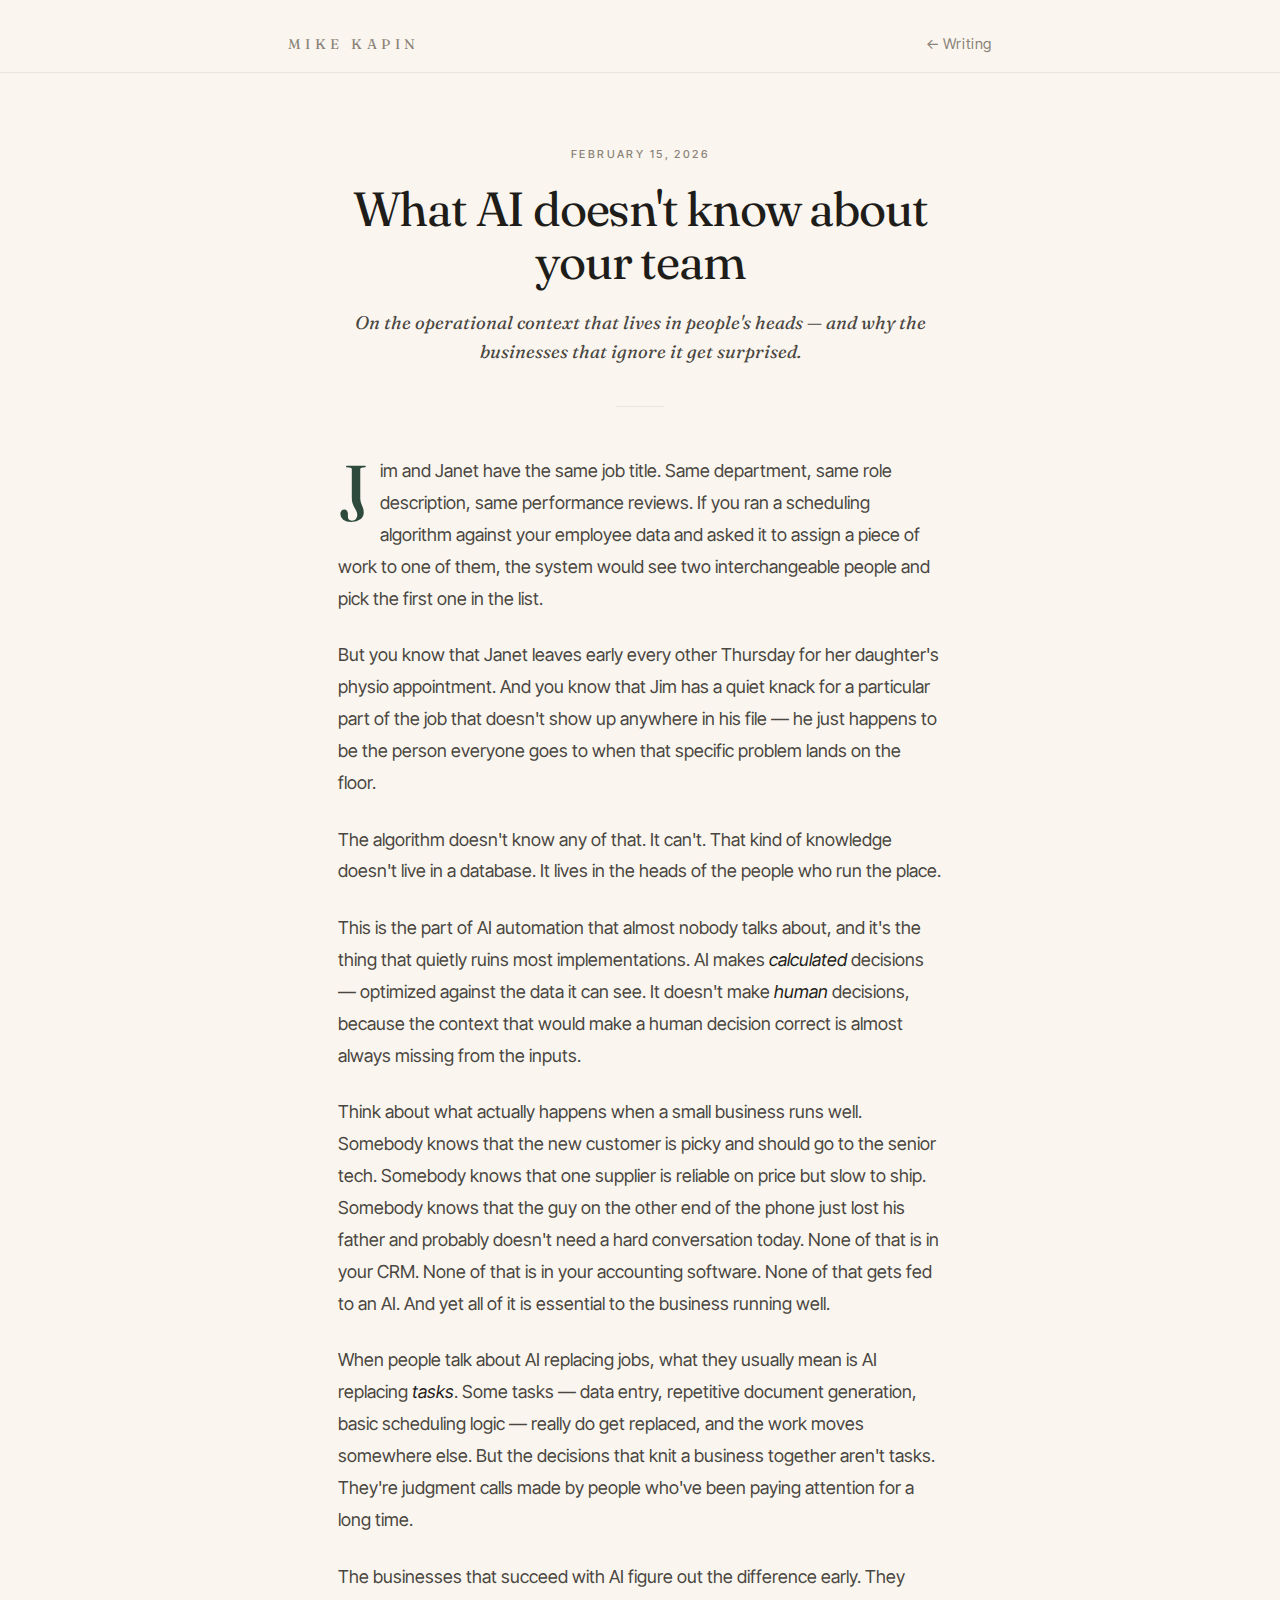
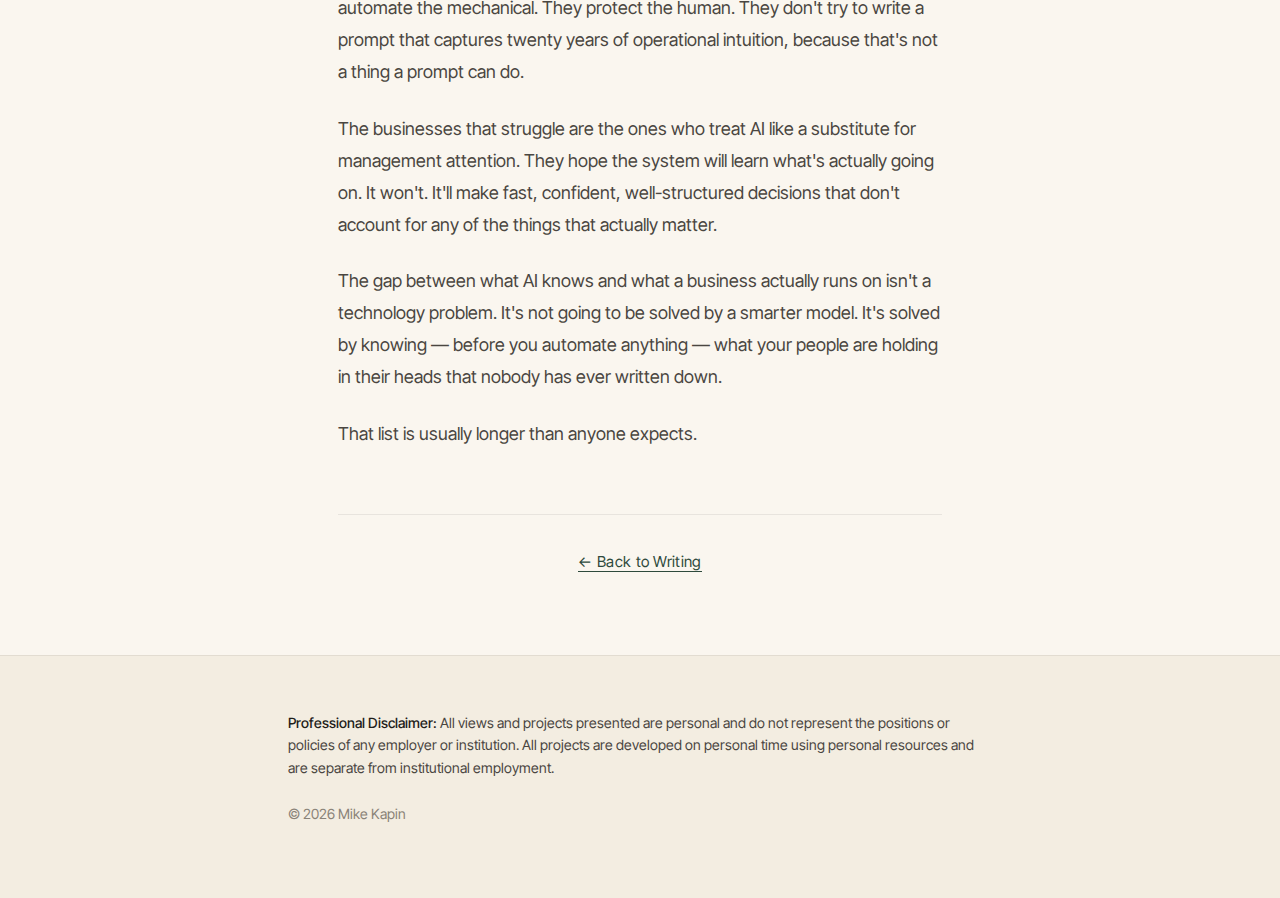
<file: writing/what-ai-doesnt-know-about-your-team.html>
<!doctype html>
<html lang="en">
<head>
<meta charset="utf-8" />
<meta name="viewport" content="width=device-width,initial-scale=1,viewport-fit=cover" />
<title>What AI doesn't know about your team &mdash; Mike Kapin</title>
<meta name="description" content="On the operational context that lives in people's heads and why the businesses that ignore it get surprised." />
<meta name="theme-color" content="#faf6ef" />
<meta property="og:title" content="What AI doesn't know about your team" />
<meta property="og:description" content="On the operational context that lives in people's heads and why the businesses that ignore it get surprised." />
<meta property="og:type" content="article" />
<meta property="og:url" content="https://mikekapin.com/writing/what-ai-doesnt-know-about-your-team/" />
<meta property="article:published_time" content="2026-02-15" />
<meta property="article:author" content="Mike Kapin" />
<link rel="canonical" href="https://mikekapin.com/writing/what-ai-doesnt-know-about-your-team/" />
<link rel="icon" href="data:image/svg+xml,%3Csvg xmlns='http://www.w3.org/2000/svg' viewBox='0 0 64 64'%3E%3Crect width='64' height='64' rx='12' fill='%23faf6ef'/%3E%3Ctext x='32' y='44' text-anchor='middle' font-family='Georgia,serif' font-size='36' font-style='italic' fill='%232e4a3c'%3Emk%3C/text%3E%3C/svg%3E" />
<link rel="preconnect" href="https://fonts.googleapis.com" />
<link rel="preconnect" href="https://fonts.gstatic.com" crossorigin />
<link href="https://fonts.googleapis.com/css2?family=Fraunces:ital,opsz,wght@0,9..144,400;0,9..144,500;0,9..144,600;1,9..144,400&family=Inter+Tight:wght@400;500;600&display=swap" rel="stylesheet" />
<style>
  :root {
    --bg: #faf6ef;
    --surface: #f3ede1;
    --ink: #1f1d1a;
    --ink-soft: #4a4641;
    --ink-muted: #8a8378;
    --accent: #2e4a3c;
    --accent-soft: #3e6250;
    --rule: rgba(31, 29, 26, 0.08);
    --serif: "Fraunces", Georgia, "Times New Roman", serif;
    --sans: "Inter Tight", -apple-system, BlinkMacSystemFont, "Segoe UI", Helvetica, Arial, sans-serif;
  }
  *, *::before, *::after { box-sizing: border-box; }
  html { scroll-behavior: smooth; }
  body {
    margin: 0;
    background: var(--bg);
    color: var(--ink);
    font-family: var(--sans);
    font-size: 17px;
    line-height: 1.65;
    -webkit-font-smoothing: antialiased;
    text-rendering: optimizeLegibility;
  }
  ::selection { background: var(--accent); color: var(--bg); }
  a { color: var(--accent); text-decoration: none; border-bottom: 1px solid rgba(46, 74, 60, 0.28); transition: border-color .18s ease, color .18s ease; }
  a:hover { border-bottom-color: var(--accent); color: var(--accent-soft); }

  .reading { max-width: 660px; margin: 0 auto; padding: 0 28px; }
  .container { max-width: 760px; margin: 0 auto; padding: 0 28px; }

  h1, h2, h3 { font-family: var(--serif); font-weight: 400; color: var(--ink); letter-spacing: -0.015em; margin: 0; }

  .topbar {
    padding: 2rem 0 1rem;
    border-bottom: 1px solid var(--rule);
  }
  .topbar-inner {
    display: flex;
    align-items: baseline;
    justify-content: space-between;
    gap: 1rem;
  }
  .site-mark {
    font-family: var(--serif);
    font-size: 14px;
    letter-spacing: 0.32em;
    text-transform: uppercase;
    color: var(--ink-muted);
    border-bottom: none;
  }
  .site-mark:hover { color: var(--accent); border-bottom: none; }
  .back-link {
    font-family: var(--sans);
    font-size: 0.92rem;
    color: var(--ink-muted);
    border-bottom: none;
    letter-spacing: 0.04em;
  }
  .back-link:hover { color: var(--accent); border-bottom: none; }

  article { padding: 4.5rem 0 5rem; }

  .post-meta {
    text-align: center;
    margin: 0 0 2rem;
  }
  .post-kicker {
    font-family: var(--sans);
    font-size: 11px;
    letter-spacing: 0.22em;
    text-transform: uppercase;
    color: var(--ink-muted);
    margin: 0 0 1.25rem;
    font-weight: 500;
  }
  .post-h1 {
    font-size: clamp(2.2rem, 4.6vw, 3rem);
    line-height: 1.1;
    letter-spacing: -0.025em;
    margin: 0 auto 1.25rem;
    max-width: 20ch;
    text-align: center;
  }
  .post-standfirst {
    font-family: var(--serif);
    font-style: italic;
    color: var(--ink-soft);
    font-size: 1.15rem;
    line-height: 1.55;
    margin: 0 auto 2.5rem;
    max-width: 52ch;
    text-align: center;
  }
  .post-rule {
    border: 0;
    border-top: 1px solid var(--rule);
    width: 3rem;
    margin: 0 auto 3rem;
  }

  .prose p {
    font-size: 1.12rem;
    line-height: 1.78;
    color: var(--ink-soft);
    margin: 0 0 1.55rem;
  }
  .prose p:last-child { margin-bottom: 0; }
  .prose em { font-style: italic; color: var(--ink); }
  .prose strong { color: var(--ink); font-weight: 500; }
  .prose p:first-of-type::first-letter {
    font-family: var(--serif);
    font-size: 4.4em;
    line-height: 0.82;
    float: left;
    padding: 0.08em 0.14em 0 0;
    color: var(--accent);
    font-weight: 400;
  }
  .prose h2 {
    font-family: var(--serif);
    font-weight: 500;
    font-size: 1.5rem;
    color: var(--ink);
    margin: 3rem 0 1.25rem;
    letter-spacing: -0.01em;
  }
  .prose hr.section-break {
    border: 0;
    text-align: center;
    margin: 2.5rem 0;
    color: var(--ink-muted);
  }
  .prose hr.section-break::before {
    content: "· · ·";
    letter-spacing: 0.5em;
    font-size: 1rem;
  }

  .post-bottom {
    margin-top: 4rem;
    padding-top: 2rem;
    border-top: 1px solid var(--rule);
    text-align: center;
  }
  .post-bottom a {
    font-family: var(--sans);
    font-size: 0.95rem;
    color: var(--accent);
    border-bottom: 1px solid var(--accent);
    letter-spacing: 0.02em;
  }

  footer {
    padding: 3.5rem 0 4.5rem;
    background: var(--surface);
    border-top: 1px solid var(--rule);
    color: var(--ink-muted);
    font-size: 0.88rem;
    line-height: 1.6;
  }
  .disclaimer {
    max-width: 760px;
    margin: 0 0 1.5rem;
    color: var(--ink-soft);
  }
  .disclaimer strong { color: var(--ink); font-weight: 500; }
  .copyright { margin: 0; }

  @media (max-width: 560px) {
    article { padding: 3rem 0 3.5rem; }
    .prose p:first-of-type::first-letter {
      font-size: 3.8em;
      padding: 0.06em 0.12em 0 0;
    }
    .prose p { font-size: 1.05rem; line-height: 1.72; }
  }
</style>
</head>
<body>

  <div class="topbar">
    <div class="container topbar-inner">
      <a class="site-mark" href="/">Mike Kapin</a>
      <a class="back-link" href="/writing/">&larr; Writing</a>
    </div>
  </div>

  <article>
    <div class="reading">
      <header class="post-meta">
        <p class="post-kicker">February 15, 2026</p>
        <h1 class="post-h1">What AI doesn't know about your team</h1>
        <p class="post-standfirst">On the operational context that lives in people's heads — and why the businesses that ignore it get surprised.</p>
        <hr class="post-rule" />
      </header>

      <div class="prose">
<p>Jim and Janet have the same job title. Same department, same role description, same performance reviews. If you ran a scheduling algorithm against your employee data and asked it to assign a piece of work to one of them, the system would see two interchangeable people and pick the first one in the list.</p>

        <p>But you know that Janet leaves early every other Thursday for her daughter's physio appointment. And you know that Jim has a quiet knack for a particular part of the job that doesn't show up anywhere in his file — he just happens to be the person everyone goes to when that specific problem lands on the floor.</p>

        <p>The algorithm doesn't know any of that. It can't. That kind of knowledge doesn't live in a database. It lives in the heads of the people who run the place.</p>

        <p>This is the part of AI automation that almost nobody talks about, and it's the thing that quietly ruins most implementations. AI makes <em>calculated</em> decisions — optimized against the data it can see. It doesn't make <em>human</em> decisions, because the context that would make a human decision correct is almost always missing from the inputs.</p>

        <p>Think about what actually happens when a small business runs well. Somebody knows that the new customer is picky and should go to the senior tech. Somebody knows that one supplier is reliable on price but slow to ship. Somebody knows that the guy on the other end of the phone just lost his father and probably doesn't need a hard conversation today. None of that is in your CRM. None of that is in your accounting software. None of that gets fed to an AI. And yet all of it is essential to the business running well.</p>

        <p>When people talk about AI replacing jobs, what they usually mean is AI replacing <em>tasks</em>. Some tasks — data entry, repetitive document generation, basic scheduling logic — really do get replaced, and the work moves somewhere else. But the decisions that knit a business together aren't tasks. They're judgment calls made by people who've been paying attention for a long time.</p>

        <p>The businesses that succeed with AI figure out the difference early. They automate the mechanical. They protect the human. They don't try to write a prompt that captures twenty years of operational intuition, because that's not a thing a prompt can do.</p>

        <p>The businesses that struggle are the ones who treat AI like a substitute for management attention. They hope the system will learn what's actually going on. It won't. It'll make fast, confident, well-structured decisions that don't account for any of the things that actually matter.</p>

        <p>The gap between what AI knows and what a business actually runs on isn't a technology problem. It's not going to be solved by a smarter model. It's solved by knowing — before you automate anything — what your people are holding in their heads that nobody has ever written down.</p>

        <p>That list is usually longer than anyone expects.</p>
      </div>

      <div class="post-bottom">
        <a href="/writing/">&larr; Back to Writing</a>
      </div>
    </div>
  </article>

  <footer>
    <div class="container">
      <p class="disclaimer"><strong>Professional Disclaimer:</strong> All views and projects presented are personal and do not represent the positions or policies of any employer or institution. All projects are developed on personal time using personal resources and are separate from institutional employment.</p>
      <p class="copyright">&copy; 2026 Mike Kapin</p>
    </div>
  </footer>

</body>
</html>
</file>
<file: styles.css>
/* LARK LABS INSPIRED DARK THEME */
* { margin: 0; padding: 0; box-sizing: border-box; }

:root {
    --primary-blue: #3498db;
    --primary-dark: #2c3e50;
    --pure-black: #1a1a1a;
    --charcoal: #2c3e50;
    --success-green: #27ae60;
    --success-light: #2ecc71;
    --warning-orange: #f39c12;
    --warning-dark: #e67e22;
    --alert-red: #e74c3c;
    --gold: #ffd700;
    --text-white: #ffffff;
    --text-light: #ecf0f1;
    --text-gray: #bdc3c7;
    --text-dark: #95a5a6;
    --glass-bg: rgba(255, 255, 255, 0.1);
    --glass-border: rgba(255, 255, 255, 0.2);
    --card-bg: rgba(44, 62, 80, 0.8);
}

body {
    font-family: 'Segoe UI', Tahoma, Geneva, Verdana, sans-serif;
    line-height: 1.6;
    color: var(--text-light);
    background: linear-gradient(135deg, #1a1a1a 0%, #2c3e50 100%);
    background-attachment: fixed;
    min-height: 100vh;
}

html { scroll-behavior: smooth; }
.container { max-width: 1200px; margin: 0 auto; padding: 0 20px; }

/* NAVIGATION */
.navbar {
    background: rgba(44, 62, 80, 0.85);
    backdrop-filter: blur(10px);
    -webkit-backdrop-filter: blur(10px);
    padding: 1rem 0;
    position: sticky;
    top: 0;
    z-index: 1000;
    box-shadow: 0 4px 30px rgba(0, 0, 0, 0.3);
    border-bottom: 1px solid var(--glass-border);
}

.nav-container {
    max-width: 1200px;
    margin: 0 auto;
    padding: 0 20px;
    display: flex;
    justify-content: space-between;
    align-items: center;
}

.logo {
    font-size: 1.5rem;
    font-weight: 700;
    color: var(--text-white);
    letter-spacing: 3px;
    text-shadow: 0 0 20px rgba(52, 152, 219, 0.5);
    transition: all 0.3s ease;
}

.logo:hover {
    color: var(--primary-blue);
    text-shadow: 0 0 30px rgba(52, 152, 219, 0.8);
}

.nav-menu {
    display: flex;
    list-style: none;
    gap: 2rem;
}

.nav-menu a {
    color: var(--text-light);
    text-decoration: none;
    font-weight: 500;
    font-size: 1rem;
    transition: all 0.3s ease;
    position: relative;
    padding: 0.5rem 0;
}

.nav-menu a::after {
    content: '';
    position: absolute;
    bottom: 0;
    left: 0;
    width: 0;
    height: 2px;
    background: linear-gradient(135deg, #3498db 0%, #2c3e50 100%);
    transition: width 0.3s ease;
}

.nav-menu a:hover, .nav-menu a.active { color: var(--primary-blue); }
.nav-menu a:hover::after, .nav-menu a.active::after { width: 100%; }

/* HERO SECTION */
.hero {
    background: linear-gradient(135deg, #3498db 0%, #2c3e50 100%);
    color: var(--text-white);
    padding: 150px 20px;
    text-align: center;
    position: relative;
    overflow: hidden;
}

.hero::before {
    content: '';
    position: absolute;
    top: 0; left: 0; right: 0; bottom: 0;
    background: radial-gradient(circle at 20% 50%, rgba(52, 152, 219, 0.2) 0%, transparent 50%),
                radial-gradient(circle at 80% 80%, rgba(39, 174, 96, 0.2) 0%, transparent 50%);
    animation: pulse 8s ease-in-out infinite;
}

@keyframes pulse { 0%, 100% { opacity: 0.5; } 50% { opacity: 1; } }

.hero-content { position: relative; z-index: 1; }

.hero-content h1 {
    font-size: 4rem;
    margin-bottom: 1rem;
    letter-spacing: 5px;
    font-weight: 700;
    text-shadow: 0 4px 20px rgba(0, 0, 0, 0.5);
    animation: fadeInUp 1s ease-out;
}

@keyframes fadeInUp {
    from { opacity: 0; transform: translateY(30px); }
    to { opacity: 1; transform: translateY(0); }
}

.hero-subtitle {
    font-size: 1.5rem;
    margin-bottom: 1rem;
    color: var(--warning-orange);
    font-weight: 600;
    animation: fadeInUp 1s ease-out 0.2s both;
}

.hero-description {
    font-size: 1.3rem;
    margin-bottom: 2rem;
    max-width: 800px;
    margin-left: auto;
    margin-right: auto;
    animation: fadeInUp 1s ease-out 0.4s both;
}

.hero-cta {
    display: flex;
    gap: 1.5rem;
    justify-content: center;
    margin-top: 3rem;
    animation: fadeInUp 1s ease-out 0.6s both;
}

/* BUTTONS */
.btn {
    padding: 14px 35px;
    border-radius: 8px;
    text-decoration: none;
    font-weight: 600;
    font-size: 1.1rem;
    transition: all 0.3s ease;
    display: inline-block;
    position: relative;
    overflow: hidden;
}

.btn::before {
    content: '';
    position: absolute;
    top: 50%; left: 50%;
    width: 0; height: 0;
    border-radius: 50%;
    background: rgba(255, 255, 255, 0.2);
    transform: translate(-50%, -50%);
    transition: width 0.6s, height 0.6s;
}

.btn:hover::before { width: 300px; height: 300px; }

.btn-primary {
    background: linear-gradient(135deg, #f39c12 0%, #e67e22 100%);
    color: var(--text-white);
    border: 2px solid var(--warning-orange);
    box-shadow: 0 4px 15px rgba(243, 156, 18, 0.4);
}

.btn-primary:hover {
    transform: translateY(-3px);
    box-shadow: 0 8px 25px rgba(243, 156, 18, 0.6);
}

.btn-secondary {
    background: rgba(255, 255, 255, 0.1);
    backdrop-filter: blur(10px);
    color: var(--text-white);
    border: 2px solid var(--glass-border);
}

.btn-secondary:hover {
    background: rgba(255, 255, 255, 0.2);
    border-color: var(--primary-blue);
    transform: translateY(-3px);
    box-shadow: 0 8px 25px rgba(52, 152, 219, 0.4);
}

.btn-large { padding: 18px 45px; font-size: 1.2rem; }

/* SECTIONS */
section {
    padding: 100px 20px;
    position: relative;
}

section h2 {
    font-size: 3rem;
    text-align: center;
    margin-bottom: 1rem;
    color: var(--text-white);
    font-weight: 700;
    letter-spacing: 2px;
    text-shadow: 0 2px 10px rgba(0, 0, 0, 0.3);
}

section h2::after {
    content: '';
    display: block;
    width: 100px;
    height: 4px;
    background: linear-gradient(135deg, #3498db 0%, #2c3e50 100%);
    margin: 1rem auto 3rem;
    border-radius: 2px;
}

.lead {
    font-size: 1.3rem;
    text-align: center;
    max-width: 900px;
    margin: 0 auto 4rem;
    color: var(--text-gray);
    line-height: 1.8;
}

/* GLASSMORPHISM CARDS */
.competencies-grid {
    display: grid;
    grid-template-columns: repeat(auto-fit, minmax(280px, 1fr));
    gap: 2rem;
    margin-top: 3rem;
}

.competency-card {
    background: var(--glass-bg);
    backdrop-filter: blur(10px);
    -webkit-backdrop-filter: blur(10px);
    padding: 2.5rem;
    border-radius: 16px;
    border: 1px solid var(--glass-border);
    text-align: center;
    transition: all 0.4s ease;
    position: relative;
    overflow: hidden;
}

.competency-card::before {
    content: '';
    position: absolute;
    top: 0;
    left: -100%;
    width: 100%;
    height: 100%;
    background: linear-gradient(90deg, transparent, rgba(255, 255, 255, 0.1), transparent);
    transition: left 0.5s;
}

.competency-card:hover::before { left: 100%; }

.competency-card:hover {
    transform: translateY(-10px);
    border-color: var(--primary-blue);
    box-shadow: 0 10px 40px rgba(52, 152, 219, 0.3);
}

.competency-card .icon {
    font-size: 3.5rem;
    margin-bottom: 1.5rem;
    filter: drop-shadow(0 0 10px rgba(52, 152, 219, 0.5));
}

.competency-card h3 {
    font-size: 1.4rem;
    margin-bottom: 1rem;
    color: var(--primary-blue);
    font-weight: 600;
}

.competency-card p {
    color: var(--text-gray);
    line-height: 1.7;
}

/* TIMELINE */
.highlights {
    background: rgba(0, 0, 0, 0.3);
    position: relative;
}

.timeline {
    max-width: 1000px;
    margin: 0 auto;
    position: relative;
    padding-left: 50px;
}

.timeline::before {
    content: '';
    position: absolute;
    left: 20px;
    top: 0;
    bottom: 0;
    width: 3px;
    background: linear-gradient(135deg, #3498db 0%, #2c3e50 100%);
}

.timeline-item {
    position: relative;
    margin-bottom: 4rem;
    padding-left: 50px;
}

.timeline-item::before {
    content: '';
    position: absolute;
    left: -38px;
    top: 0;
    width: 16px;
    height: 16px;
    border-radius: 50%;
    background: var(--primary-blue);
    border: 3px solid var(--charcoal);
    box-shadow: 0 0 20px rgba(52, 152, 219, 0.6);
    z-index: 1;
}

.timeline-date {
    display: inline-block;
    padding: 0.5rem 1rem;
    background: linear-gradient(135deg, #f39c12 0%, #e67e22 100%);
    color: var(--text-white);
    border-radius: 20px;
    font-weight: 700;
    font-size: 1rem;
    margin-bottom: 1rem;
    box-shadow: 0 4px 15px rgba(243, 156, 18, 0.3);
}

.timeline-content {
    background: var(--glass-bg);
    backdrop-filter: blur(10px);
    -webkit-backdrop-filter: blur(10px);
    padding: 2rem;
    border-radius: 12px;
    border: 1px solid var(--glass-border);
    transition: all 0.3s ease;
}

.timeline-content:hover {
    transform: translateX(10px);
    border-color: var(--primary-blue);
    box-shadow: 0 8px 30px rgba(52, 152, 219, 0.2);
}

.timeline-content h3 {
    font-size: 1.6rem;
    margin-bottom: 0.5rem;
    color: var(--text-white);
}

.timeline-org {
    color: var(--primary-blue);
    font-weight: 600;
    font-size: 1.1rem;
    margin-bottom: 0.75rem;
}

.timeline-content p {
    color: var(--text-gray);
    line-height: 1.7;
}

/* INFO BOXES */
.info-box {
    background: var(--glass-bg);
    backdrop-filter: blur(10px);
    -webkit-backdrop-filter: blur(10px);
    padding: 2rem;
    border-radius: 12px;
    border-left: 4px solid var(--primary-blue);
    margin: 2rem 0;
    box-shadow: 0 4px 20px rgba(0, 0, 0, 0.2);
}

.info-box h3 {
    color: var(--primary-blue);
    margin-bottom: 1rem;
    font-size: 1.4rem;
}

.info-box ul {
    list-style-position: inside;
    color: var(--text-gray);
}

.info-box ul li {
    margin-bottom: 0.75rem;
    line-height: 1.6;
}

/* CTA SECTION */
.cta-section {
    background: linear-gradient(135deg, #27ae60 0%, #2ecc71 100%);
    text-align: center;
    position: relative;
    overflow: hidden;
}

.cta-section::before {
    content: '';
    position: absolute;
    top: -50%;
    left: -50%;
    width: 200%;
    height: 200%;
    background: radial-gradient(circle, rgba(255, 255, 255, 0.1) 1px, transparent 1px);
    background-size: 50px 50px;
    animation: moveBackground 20s linear infinite;
}

@keyframes moveBackground {
    0% { transform: translate(0, 0); }
    100% { transform: translate(50px, 50px); }
}

.cta-section h2 { position: relative; z-index: 1; }
.cta-section h2::after { background: rgba(255, 255, 255, 0.3); }

.cta-section p {
    font-size: 1.3rem;
    margin-bottom: 2rem;
    position: relative;
    z-index: 1;
    color: var(--text-light);
}

/* SKILLS GRID */
.skills-grid {
    display: grid;
    grid-template-columns: repeat(auto-fit, minmax(320px, 1fr));
    gap: 2rem;
    margin-top: 3rem;
}

.skill-category {
    background: var(--glass-bg);
    backdrop-filter: blur(10px);
    -webkit-backdrop-filter: blur(10px);
    padding: 2.5rem;
    border-radius: 16px;
    border: 1px solid var(--glass-border);
    transition: all 0.3s ease;
}

.skill-category:hover {
    transform: translateY(-5px);
    border-color: var(--success-green);
    box-shadow: 0 10px 40px rgba(39, 174, 96, 0.3);
}

.skill-category h3 {
    color: var(--success-green);
    margin-bottom: 1.5rem;
    font-size: 1.5rem;
    font-weight: 600;
}

.skill-category ul { list-style: none; }

.skill-category ul li {
    padding: 1rem 0;
    border-bottom: 1px solid rgba(255, 255, 255, 0.1);
    color: var(--text-gray);
    transition: all 0.3s ease;
}

.skill-category ul li:hover {
    color: var(--text-white);
    padding-left: 10px;
}

.skill-category ul li:last-child { border-bottom: none; }

/* EXPERIENCE CARDS */
.experience-card {
    background: var(--glass-bg);
    backdrop-filter: blur(10px);
    -webkit-backdrop-filter: blur(10px);
    padding: 3rem;
    margin-bottom: 2.5rem;
    border-radius: 16px;
    border: 1px solid var(--glass-border);
    transition: all 0.3s ease;
}

.experience-card:hover {
    border-color: var(--warning-orange);
    box-shadow: 0 10px 40px rgba(243, 156, 18, 0.2);
}

.experience-card h3 {
    font-size: 2rem;
    color: var(--text-white);
    margin-bottom: 0.5rem;
}

.experience-meta {
    color: var(--warning-orange);
    font-weight: 600;
    font-size: 1.1rem;
    margin-bottom: 1.5rem;
}

.experience-card ul {
    margin-left: 1.5rem;
    color: var(--text-gray);
}

.experience-card ul li {
    margin-bottom: 1rem;
    line-height: 1.7;
}

/* PROJECT CARDS */
.projects-grid {
    display: grid;
    grid-template-columns: repeat(auto-fit, minmax(350px, 1fr));
    gap: 2.5rem;
    margin-top: 3rem;
}

.project-card {
    background: var(--card-bg);
    backdrop-filter: blur(10px);
    -webkit-backdrop-filter: blur(10px);
    border-radius: 16px;
    overflow: hidden;
    border: 1px solid var(--glass-border);
    transition: all 0.4s ease;
}

.project-card:hover {
    transform: translateY(-10px) scale(1.02);
    box-shadow: 0 15px 50px rgba(52, 152, 219, 0.4);
    border-color: var(--primary-blue);
}

.project-header {
    background: linear-gradient(135deg, #3498db 0%, #2c3e50 100%);
    padding: 2rem;
    position: relative;
    overflow: hidden;
}

.project-header::before {
    content: '';
    position: absolute;
    top: -50%;
    right: -50%;
    width: 200%;
    height: 200%;
    background: radial-gradient(circle, rgba(255, 255, 255, 0.1) 0%, transparent 70%);
}

.project-header h3 {
    font-size: 1.6rem;
    margin-bottom: 0.75rem;
    color: var(--text-white);
    position: relative;
    z-index: 1;
}

.project-status {
    display: inline-block;
    padding: 0.4rem 1rem;
    background: linear-gradient(135deg, #27ae60 0%, #2ecc71 100%);
    border-radius: 25px;
    font-size: 0.9rem;
    font-weight: 600;
    color: var(--text-white);
    box-shadow: 0 2px 10px rgba(39, 174, 96, 0.3);
    position: relative;
    z-index: 1;
}

.project-body { padding: 2rem; }

.project-body p {
    color: var(--text-gray);
    margin-bottom: 1.5rem;
    line-height: 1.7;
}

.project-features { list-style: none; }

.project-features li {
    padding: 0.75rem 0;
    color: var(--text-gray);
    transition: all 0.3s ease;
}

.project-features li:hover {
    color: var(--text-white);
    padding-left: 10px;
}

.project-features li::before {
    content: '✓ ';
    color: var(--success-green);
    font-weight: bold;
    margin-right: 0.75rem;
    font-size: 1.2rem;
}

/* CONTACT FORM */
.contact-form {
    max-width: 700px;
    margin: 0 auto;
    background: var(--glass-bg);
    backdrop-filter: blur(10px);
    -webkit-backdrop-filter: blur(10px);
    padding: 3rem;
    border-radius: 16px;
    border: 1px solid var(--glass-border);
    box-shadow: 0 10px 40px rgba(0, 0, 0, 0.3);
}

.form-group { margin-bottom: 2rem; }

.form-group label {
    display: block;
    margin-bottom: 0.75rem;
    font-weight: 600;
    color: var(--primary-blue);
    font-size: 1.1rem;
}

.form-group input,
.form-group textarea {
    width: 100%;
    padding: 14px;
    background: rgba(255, 255, 255, 0.05);
    border: 2px solid var(--glass-border);
    border-radius: 8px;
    font-size: 1rem;
    color: var(--text-light);
    transition: all 0.3s ease;
}

.form-group input:focus,
.form-group textarea:focus {
    outline: none;
    border-color: var(--primary-blue);
    background: rgba(255, 255, 255, 0.1);
    box-shadow: 0 0 20px rgba(52, 152, 219, 0.3);
}

.form-group textarea {
    resize: vertical;
    min-height: 180px;
}

.form-group input::placeholder,
.form-group textarea::placeholder {
    color: var(--text-dark);
}

/* DISCLAIMER BOX */
.disclaimer-box {
    background: rgba(243, 156, 18, 0.1);
    border-left: 4px solid var(--warning-orange);
    padding: 2rem;
    margin: 2rem 0;
    border-radius: 8px;
    backdrop-filter: blur(10px);
    -webkit-backdrop-filter: blur(10px);
}

.disclaimer-box h4 {
    color: var(--warning-orange);
    margin-bottom: 0.75rem;
    font-size: 1.2rem;
}

.disclaimer-box p {
    color: var(--text-gray);
    font-size: 1rem;
    line-height: 1.7;
}

/* FOOTER */
footer {
    background: var(--charcoal);
    color: var(--text-light);
    padding: 4rem 0 1rem;
    border-top: 1px solid var(--glass-border);
    position: relative;
}

footer::before {
    content: '';
    position: absolute;
    top: 0;
    left: 0;
    right: 0;
    height: 1px;
    background: linear-gradient(135deg, #3498db 0%, #2c3e50 100%);
}

.footer-content {
    display: grid;
    grid-template-columns: repeat(auto-fit, minmax(250px, 1fr));
    gap: 3rem;
    margin-bottom: 3rem;
}

.footer-section h4 {
    margin-bottom: 1.5rem;
    color: var(--primary-blue);
    font-size: 1.3rem;
    font-weight: 600;
}

.footer-section p,
.footer-section a {
    color: var(--text-gray);
    transition: all 0.3s ease;
}

.footer-section a {
    text-decoration: none;
}

.footer-section a:hover {
    color: var(--primary-blue);
    padding-left: 5px;
}

.footer-section ul { list-style: none; }
.footer-section ul li { margin-bottom: 0.75rem; }

.footer-disclaimer {
    border-top: 1px solid rgba(255, 255, 255, 0.1);
    padding-top: 2rem;
    margin-top: 2rem;
    font-size: 0.95rem;
    color: var(--text-dark);
    line-height: 1.7;
}

.footer-bottom {
    text-align: center;
    padding-top: 2rem;
    border-top: 1px solid rgba(255, 255, 255, 0.1);
    margin-top: 2rem;
    color: var(--text-dark);
}

/* RESPONSIVE DESIGN */
@media (max-width: 968px) {
    .hero-content h1 { font-size: 3rem; }
    section h2 { font-size: 2.5rem; }
}

@media (max-width: 768px) {
    .nav-menu {
        flex-wrap: wrap;
        gap: 1rem;
        justify-content: center;
    }
    
    .hero { padding: 100px 20px; }
    .hero-content h1 { font-size: 2.5rem; letter-spacing: 2px; }
    .hero-subtitle { font-size: 1.2rem; }
    .hero-description { font-size: 1.1rem; }
    
    .hero-cta {
        flex-direction: column;
        align-items: center;
    }
    
    .btn {
        width: 100%;
        max-width: 300px;
    }
    
    section { padding: 60px 20px; }
    section h2 { font-size: 2rem; }
    .lead { font-size: 1.1rem; }
    
    .timeline { padding-left: 30px; }
    .timeline::before { left: 10px; }
    .timeline-item { padding-left: 30px; }
    .timeline-item::before { left: -28px; }
    
    .competencies-grid { grid-template-columns: 1fr; }
    .skills-grid { grid-template-columns: 1fr; }
    .projects-grid { grid-template-columns: 1fr; }
    .footer-content { grid-template-columns: 1fr; }
}

@media (max-width: 480px) {
    .logo { font-size: 1.2rem; }
    .nav-menu { font-size: 0.9rem; }
    .hero-content h1 { font-size: 2rem; }
    .contact-form { padding: 2rem; }
}

/* UTILITY CLASSES */
.text-center { text-align: center; }

.text-highlight {
    color: var(--primary-blue);
    font-weight: 600;
}

.badge {
    display: inline-block;
    padding: 0.5rem 1rem;
    background: linear-gradient(135deg, #f39c12 0%, #e67e22 100%);
    color: var(--text-white);
    border-radius: 20px;
    font-size: 0.9rem;
    font-weight: 600;
}

.badge-success {
    background: linear-gradient(135deg, #27ae60 0%, #2ecc71 100%);
}

.badge-alert {
    background: linear-gradient(135deg, #e74c3c 0%, #c0392b 100%);
}

.glow { animation: glow 2s ease-in-out infinite; }

@keyframes glow {
    0%, 100% { box-shadow: 0 0 5px rgba(52, 152, 219, 0.5); }
    50% { box-shadow: 0 0 20px rgba(52, 152, 219, 0.8), 0 0 30px rgba(52, 152, 219, 0.6); }
}

/* CONTACT FORM */
.contact-form {
    max-width: 700px;
    margin: 0 auto;
    background: var(--glass-bg);
    backdrop-filter: blur(10px);
    -webkit-backdrop-filter: blur(10px);
    padding: 3rem;
    border-radius: 16px;
    border: 1px solid var(--glass-border);
    box-shadow: 0 10px 40px rgba(0, 0, 0, 0.3);
}

.form-group { margin-bottom: 2rem; }

.form-group label {
    display: block;
    margin-bottom: 0.75rem;
    font-weight: 600;
    color: var(--primary-blue);
    font-size: 1.1rem;
}

.form-group input,
.form-group textarea {
    width: 100%;
    padding: 14px;
    background: rgba(255, 255, 255, 0.05);
    border: 2px solid var(--glass-border);
    border-radius: 8px;
    font-size: 1rem;
    color: var(--text-light);
    transition: all 0.3s ease;
}

.form-group input:focus,
.form-group textarea:focus {
    outline: none;
    border-color: var(--primary-blue);
    background: rgba(255, 255, 255, 0.1);
    box-shadow: 0 0 20px rgba(52, 152, 219, 0.3);
}

.form-group textarea {
    resize: vertical;
    min-height: 180px;
}

.form-group input::placeholder,
.form-group textarea::placeholder {
    color: var(--text-dark);
}

/* DISCLAIMER BOX */
.disclaimer-box {
    background: rgba(243, 156, 18, 0.1);
    border-left: 4px solid var(--warning-orange);
    padding: 2rem;
    margin: 2rem 0;
    border-radius: 8px;
    backdrop-filter: blur(10px);
    -webkit-backdrop-filter: blur(10px);
}

.disclaimer-box h4 {
    color: var(--warning-orange);
    margin-bottom: 0.75rem;
    font-size: 1.2rem;
}

.disclaimer-box p {
    color: var(--text-gray);
    font-size: 1rem;
    line-height: 1.7;
}

/* FOOTER */
footer {
    background: var(--charcoal);
    color: var(--text-light);
    padding: 4rem 0 1rem;
    border-top: 1px solid var(--glass-border);
    position: relative;
}

footer::before {
    content: '';
    position: absolute;
    top: 0;
    left: 0;
    right: 0;
    height: 1px;
    background: linear-gradient(135deg, #3498db 0%, #2c3e50 100%);
}

.footer-content {
    display: grid;
    grid-template-columns: repeat(auto-fit, minmax(250px, 1fr));
    gap: 3rem;
    margin-bottom: 3rem;
}

.footer-section h4 {
    margin-bottom: 1.5rem;
    color: var(--primary-blue);
    font-size: 1.3rem;
    font-weight: 600;
}

.footer-section p,
.footer-section a {
    color: var(--text-gray);
    transition: all 0.3s ease;
}

.footer-section a {
    text-decoration: none;
}

.footer-section a:hover {
    color: var(--primary-blue);
    padding-left: 5px;
}

.footer-section ul { list-style: none; }
.footer-section ul li { margin-bottom: 0.75rem; }

.footer-disclaimer {
    border-top: 1px solid rgba(255, 255, 255, 0.1);
    padding-top: 2rem;
    margin-top: 2rem;
    font-size: 0.95rem;
    color: var(--text-dark);
    line-height: 1.7;
}

.footer-bottom {
    text-align: center;
    padding-top: 2rem;
    border-top: 1px solid rgba(255, 255, 255, 0.1);
    margin-top: 2rem;
    color: var(--text-dark);
}

/* RESPONSIVE DESIGN */
@media (max-width: 968px) {
    .hero-content h1 { font-size: 3rem; }
    section h2 { font-size: 2.5rem; }
}

@media (max-width: 768px) {
    .nav-menu {
        flex-wrap: wrap;
        gap: 1rem;
        justify-content: center;
    }
    
    .hero { padding: 100px 20px; }
    .hero-content h1 { font-size: 2.5rem; letter-spacing: 2px; }
    .hero-subtitle { font-size: 1.2rem; }
    .hero-description { font-size: 1.1rem; }
    
    .hero-cta {
        flex-direction: column;
        align-items: center;
    }
    
    .btn {
        width: 100%;
        max-width: 300px;
    }
    
    section { padding: 60px 20px; }
    section h2 { font-size: 2rem; }
    .lead { font-size: 1.1rem; }
    
    .timeline { padding-left: 30px; }
    .timeline::before { left: 10px; }
    .timeline-item { padding-left: 30px; }
    .timeline-item::before { left: -28px; }
    
    .competencies-grid { grid-template-columns: 1fr; }
    .skills-grid { grid-template-columns: 1fr; }
    .projects-grid { grid-template-columns: 1fr; }
    .footer-content { grid-template-columns: 1fr; }
}

@media (max-width: 480px) {
    .logo { font-size: 1.2rem; }
    .nav-menu { font-size: 0.9rem; }
    .hero-content h1 { font-size: 2rem; }
    .contact-form { padding: 2rem; }
}

/* UTILITY CLASSES */
.text-center { text-align: center; }

.text-highlight {
    color: var(--primary-blue);
    font-weight: 600;
}

.badge {
    display: inline-block;
    padding: 0.5rem 1rem;
    background: linear-gradient(135deg, #f39c12 0%, #e67e22 100%);
    color: var(--text-white);
    border-radius: 20px;
    font-size: 0.9rem;
    font-weight: 600;
}

.badge-success {
    background: linear-gradient(135deg, #27ae60 0%, #2ecc71 100%);
}

.badge-alert {
    background: linear-gradient(135deg, #e74c3c 0%, #c0392b 100%);
}

.glow { animation: glow 2s ease-in-out infinite; }

@keyframes glow {
    0%, 100% { box-shadow: 0 0 5px rgba(52, 152, 219, 0.5); }
    50% { box-shadow: 0 0 20px rgba(52, 152, 219, 0.8), 0 0 30px rgba(52, 152, 219, 0.6); }
}


/* SOCIAL MEDIA LINKS */
.social-links {
    display: flex;
    gap: 1.5rem;
    margin-top: 1rem;
}

.social-link {
    display: inline-flex;
    align-items: center;
    gap: 0.5rem;
    padding: 0.75rem 1.5rem;
    background: var(--glass-bg);
    border: 1px solid var(--glass-border);
    border-radius: 8px;
    color: var(--text-light);
    text-decoration: none;
    transition: all 0.3s ease;
    font-weight: 500;
}

.social-link:hover {
    background: rgba(255, 255, 255, 0.15);
    border-color: var(--primary-blue);
    transform: translateY(-2px);
    box-shadow: 0 5px 20px rgba(52, 152, 219, 0.3);
}

.social-icon {
    font-size: 1.2rem;
}

/* Profile image section */
.profile-section {
    display: grid;
    grid-template-columns: 1fr 1fr;
    gap: 4rem;
    align-items: center;
    margin: 4rem 0;
}

.profile-image {
    width: 100%;
    max-width: 500px;
    border-radius: 16px;
    border: 3px solid var(--glass-border);
    box-shadow: 0 10px 40px rgba(52, 152, 219, 0.3);
    transition: all 0.3s ease;
}

.profile-image:hover {
    transform: scale(1.02);
    box-shadow: 0 15px 50px rgba(52, 152, 219, 0.5);
}

.profile-placeholder {
    width: 100%;
    max-width: 500px;
    height: 500px;
    background: var(--glass-bg);
    border: 2px dashed var(--glass-border);
    border-radius: 16px;
    display: flex;
    align-items: center;
    justify-content: center;
    color: var(--text-dark);
    font-size: 1.1rem;
}

@media (max-width: 768px) {
    .profile-section {
        grid-template-columns: 1fr;
        gap: 2rem;
    }

    .social-links {
        flex-direction: column;
    }
}

/* PAGE-SPECIFIC HERO BACKGROUNDS */

/* Homepage - Teaching in classroom - Full screen hero only */
body.page-home .hero {
    background-image:
        linear-gradient(rgba(0, 0, 0, 0.3), rgba(44, 62, 80, 0.5)),
        url('images/teaching/1767969999181-019ba338-33bc-77d9-a020-44ff9ae06981.png');
    background-size: cover;
    background-position: center;
    background-attachment: fixed;
    min-height: 100vh;
    padding: 0;
}

/* New section below hero for homepage content */
.hero-intro {
    background: linear-gradient(135deg, #1a1a1a 0%, #2c3e50 100%);
    padding: 5rem 2rem;
    text-align: center;
}

.hero-subtitle-below {
    font-size: 1.5rem;
    margin-bottom: 1.5rem;
    color: var(--warning-orange);
    font-weight: 600;
    max-width: 900px;
    margin-left: auto;
    margin-right: auto;
}

.hero-description-below {
    font-size: 1.3rem;
    margin-bottom: 2.5rem;
    max-width: 800px;
    margin-left: auto;
    margin-right: auto;
    color: var(--text-light);
}

.hero-cta-below {
    display: flex;
    gap: 1.5rem;
    justify-content: center;
    margin-top: 2rem;
}

/* About Page - Professional headshot with HVAC displays - Full screen */
body.page-about .hero {
    background-image:
        linear-gradient(rgba(0, 0, 0, 0.3), rgba(44, 62, 80, 0.5)),
        url('images/profile/1768523828218-019bc43a-ea71-7301-9468-b07076a15b8f.jpeg');
    background-size: cover;
    background-position: center top;
    background-attachment: fixed;
    min-height: 100vh;
    padding: 0;
}

/* Experience Page - Training background */
body.page-experience .hero {
    background-image:
        linear-gradient(rgba(0, 0, 0, 0.6), rgba(44, 62, 80, 0.85)),
        url('images/teaching/Training-background-image.png');
    background-size: cover;
    background-position: center;
    background-attachment: fixed;
    min-height: 100vh;
}

/* Experience Page - Overlap grey section over hero bottom */
body.page-experience .hero-intro {
    margin-top: -20rem;
    position: relative;
    z-index: 10;
}

/* LARK Labs Page - Banner 3 */
body.page-lark-labs .hero {
    background-image:
        linear-gradient(rgba(0, 0, 0, 0.5), rgba(44, 62, 80, 0.8)),
        url('images/lark-labs/banner3.png');
    background-size: cover;
    background-position: center;
    background-attachment: fixed;
}

/* Technical Skills Page - AI realistic image */
body.page-technical .hero {
    background-image:
        linear-gradient(rgba(0, 0, 0, 0.6), rgba(44, 62, 80, 0.85)),
        url('images/lark-labs/undefined_Create_a_realistic_i.png');
    background-size: cover;
    background-position: center;
    background-attachment: fixed;
}

/* Contact Page - Banner 4 */
body.page-contact .hero {
    background-image:
        linear-gradient(rgba(0, 0, 0, 0.5), rgba(44, 62, 80, 0.8)),
        url('images/lark-labs/banner4.png');
    background-size: cover;
    background-position: center;
    background-attachment: fixed;
}

/* Mobile optimization - disable fixed attachment on mobile */
@media (max-width: 768px) {
    body.page-home .hero,
    body.page-about .hero,
    body.page-experience .hero,
    body.page-lark-labs .hero,
    body.page-technical .hero,
    body.page-contact .hero {
        background-attachment: scroll;
    }

    /* Focal-point fixes: cover on portrait mobile zooms in hard on landscape images.
       Each value is tuned to keep the primary subject visible. */
    body.page-home .hero {
        background-position: 25% center; /* face is left-third of composite image */
    }
    body.page-about .hero {
        background-position: 40% top;   /* face slightly left of center in headshot */
    }
    body.page-experience .hero {
        background-position: 20% center; /* instructor is at left of classroom scene */
    }

    /* Adjust homepage hero intro section for mobile */
    .hero-intro {
        padding: 3rem 1.5rem;
    }

    .hero-subtitle-below {
        font-size: 1.2rem;
    }

    .hero-description-below {
        font-size: 1.1rem;
    }

    .hero-cta-below {
        flex-direction: column;
        align-items: center;
    }

    .hero-cta-below .btn {
        width: 100%;
        max-width: 300px;
    }
}
</file>
